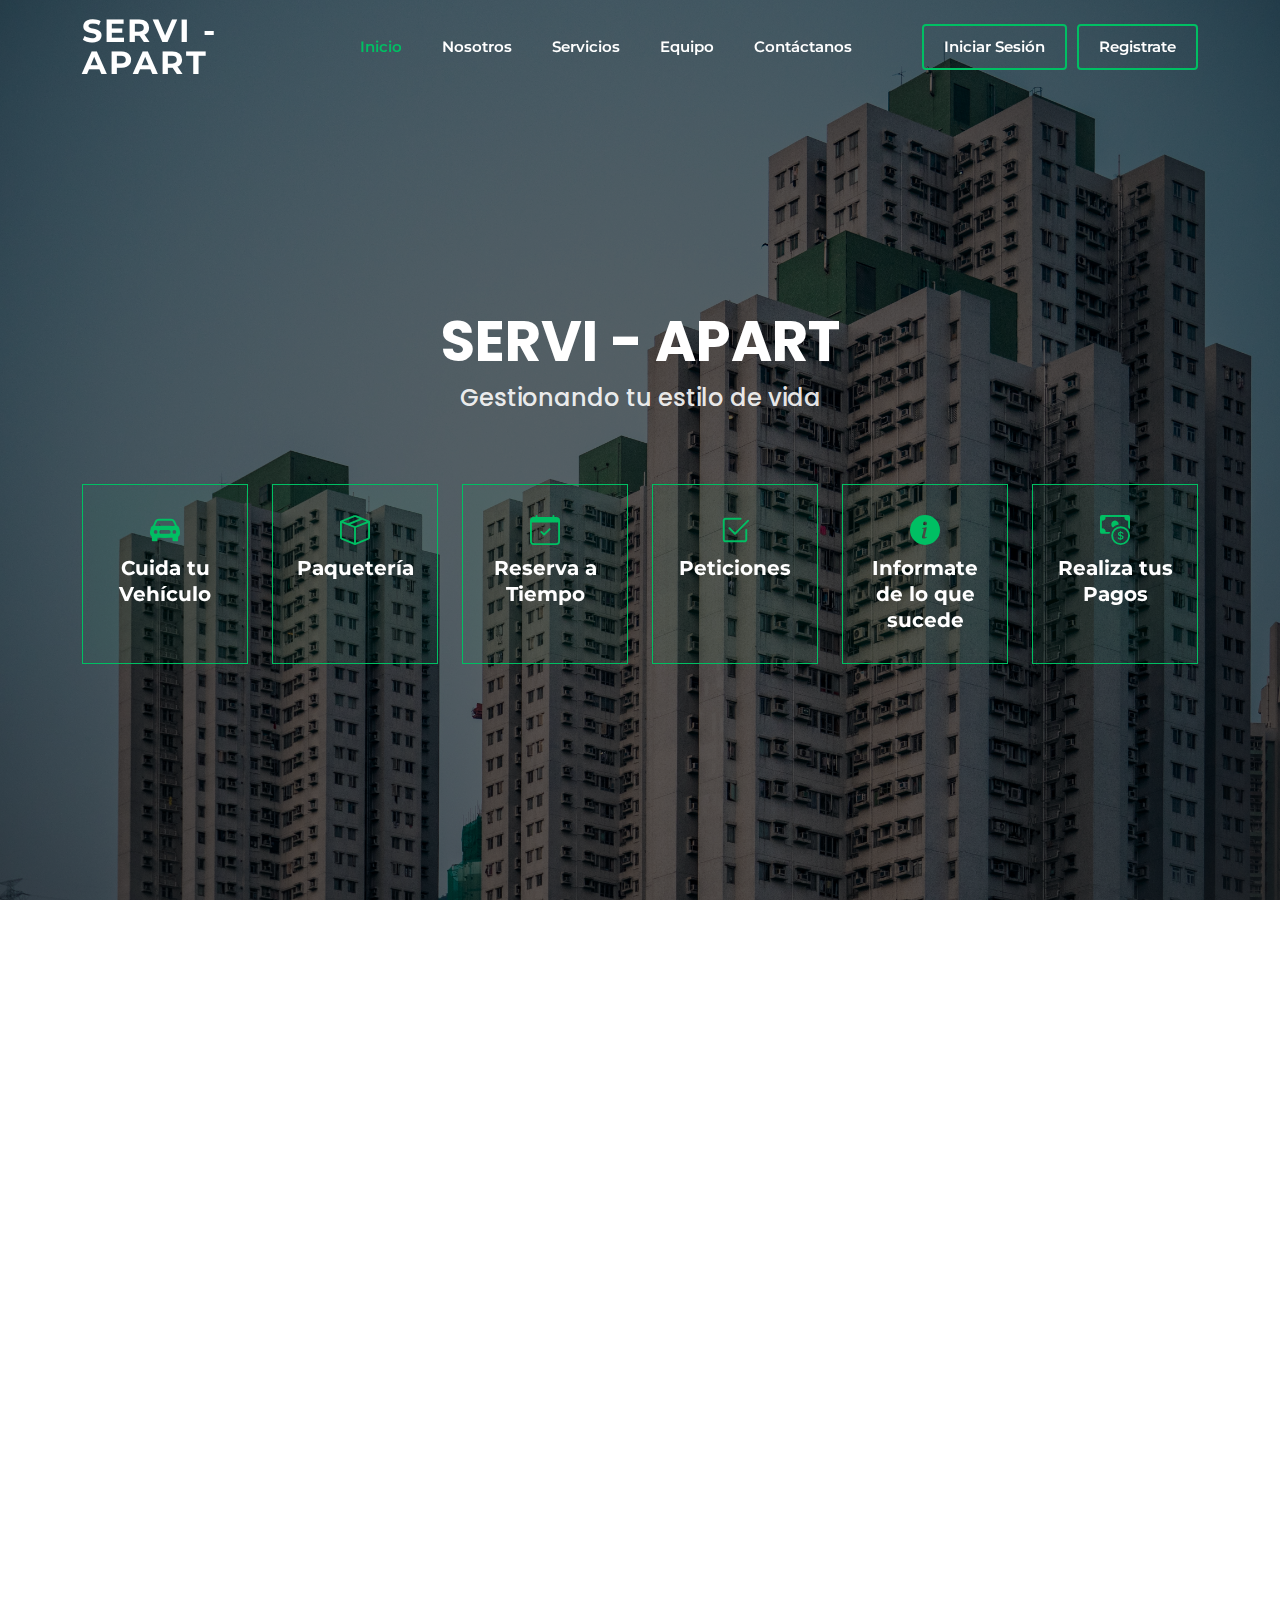
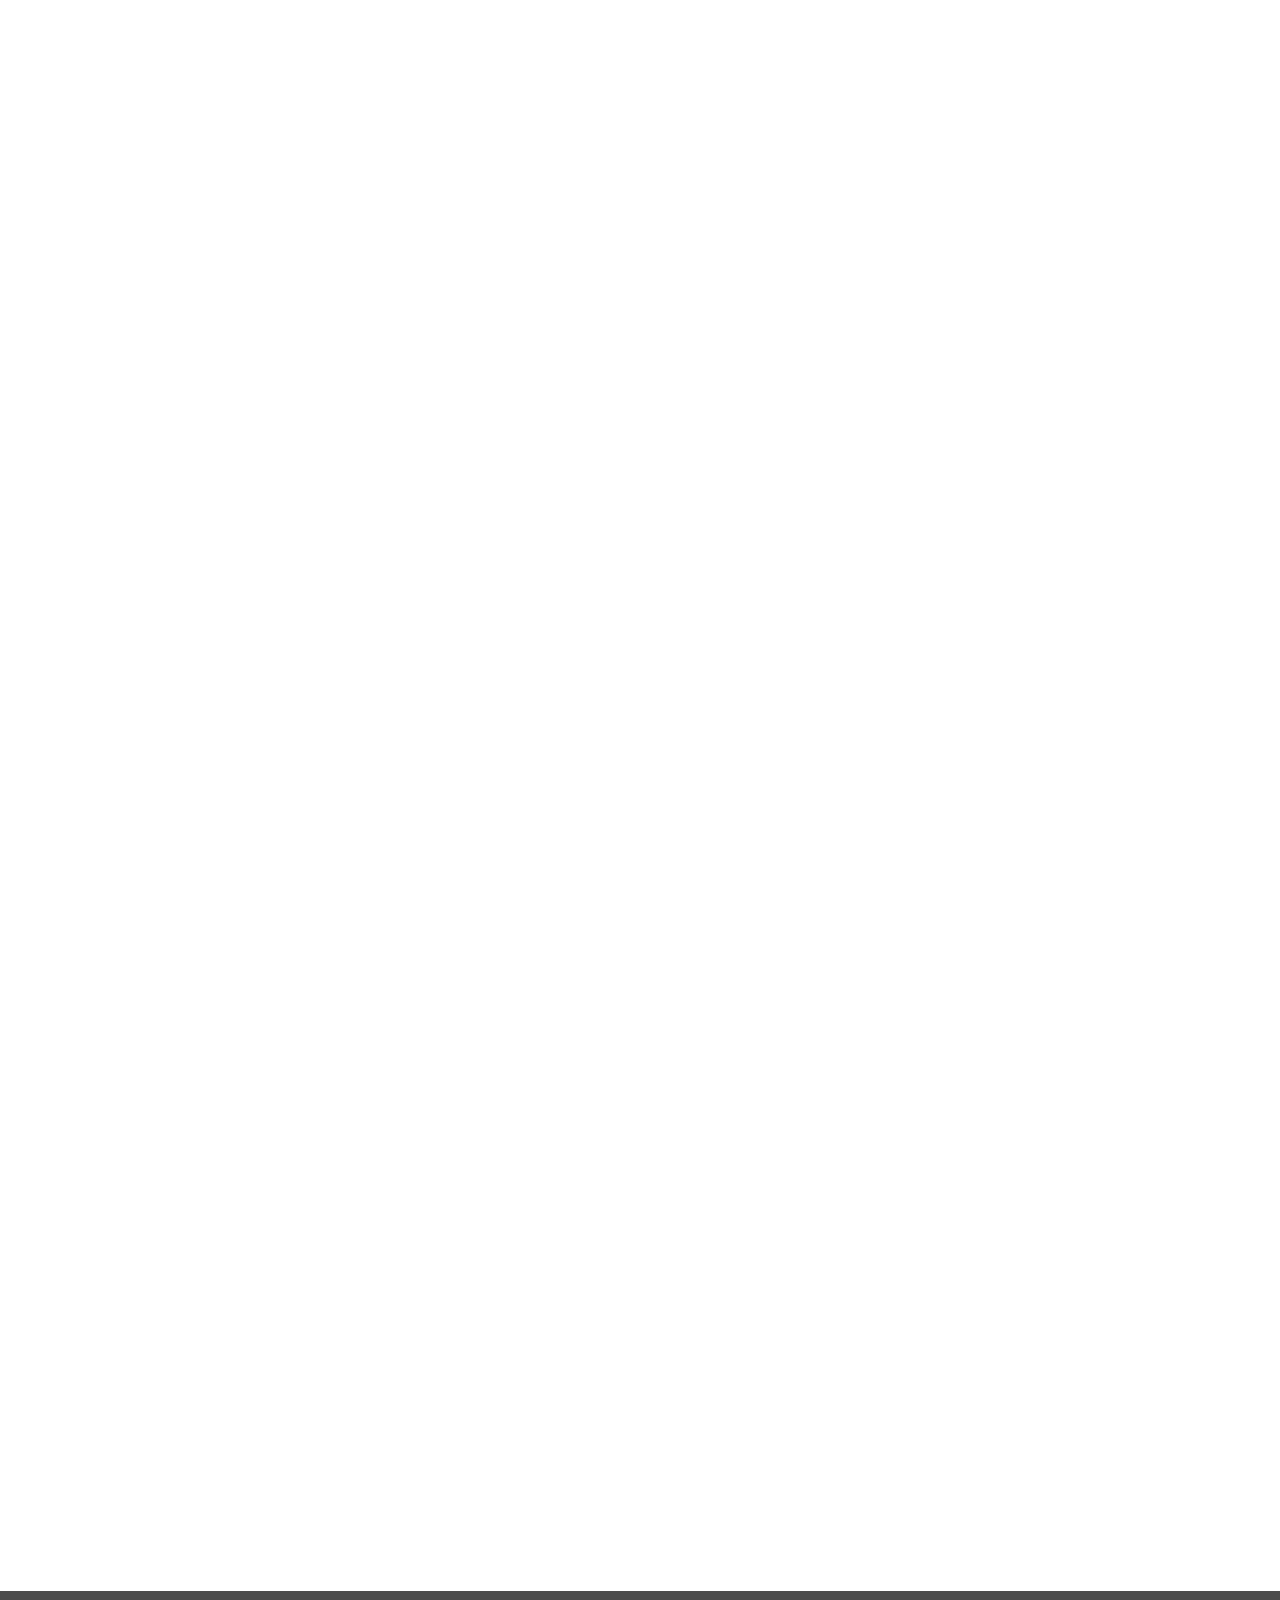
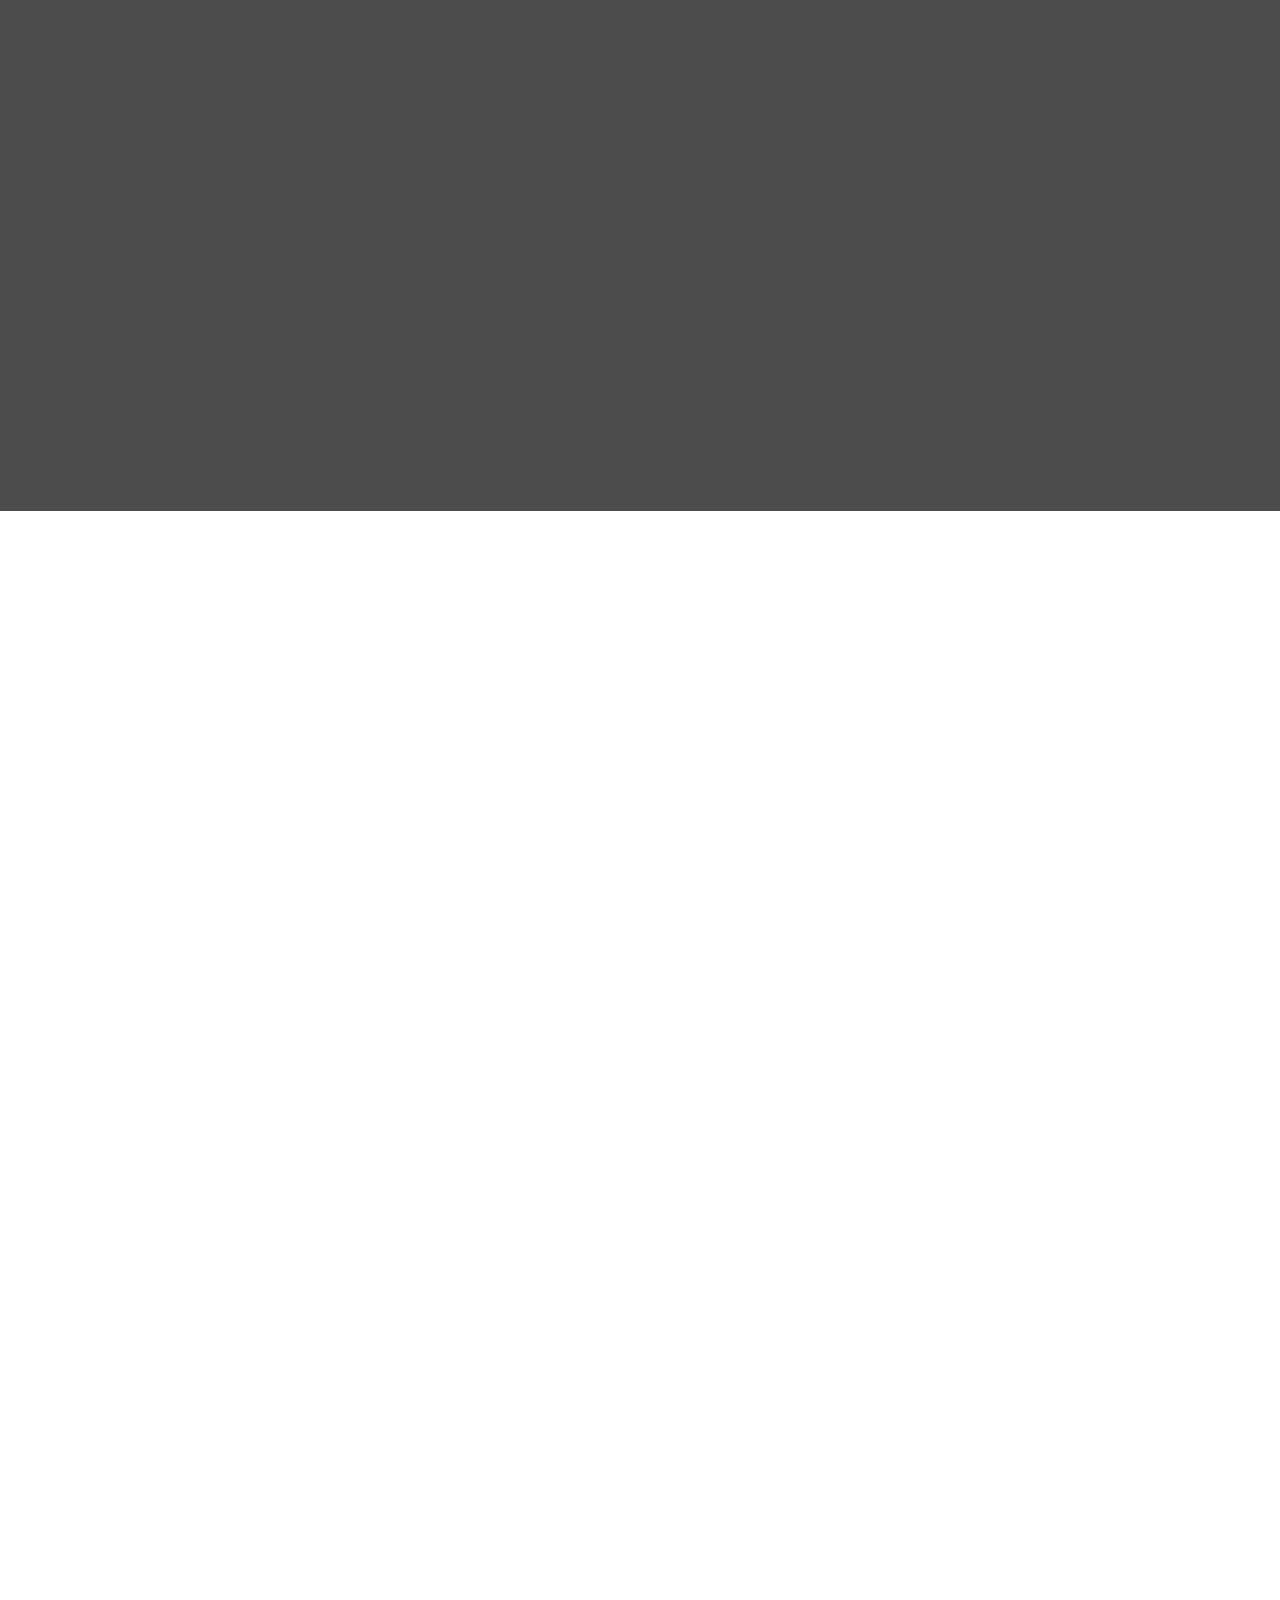
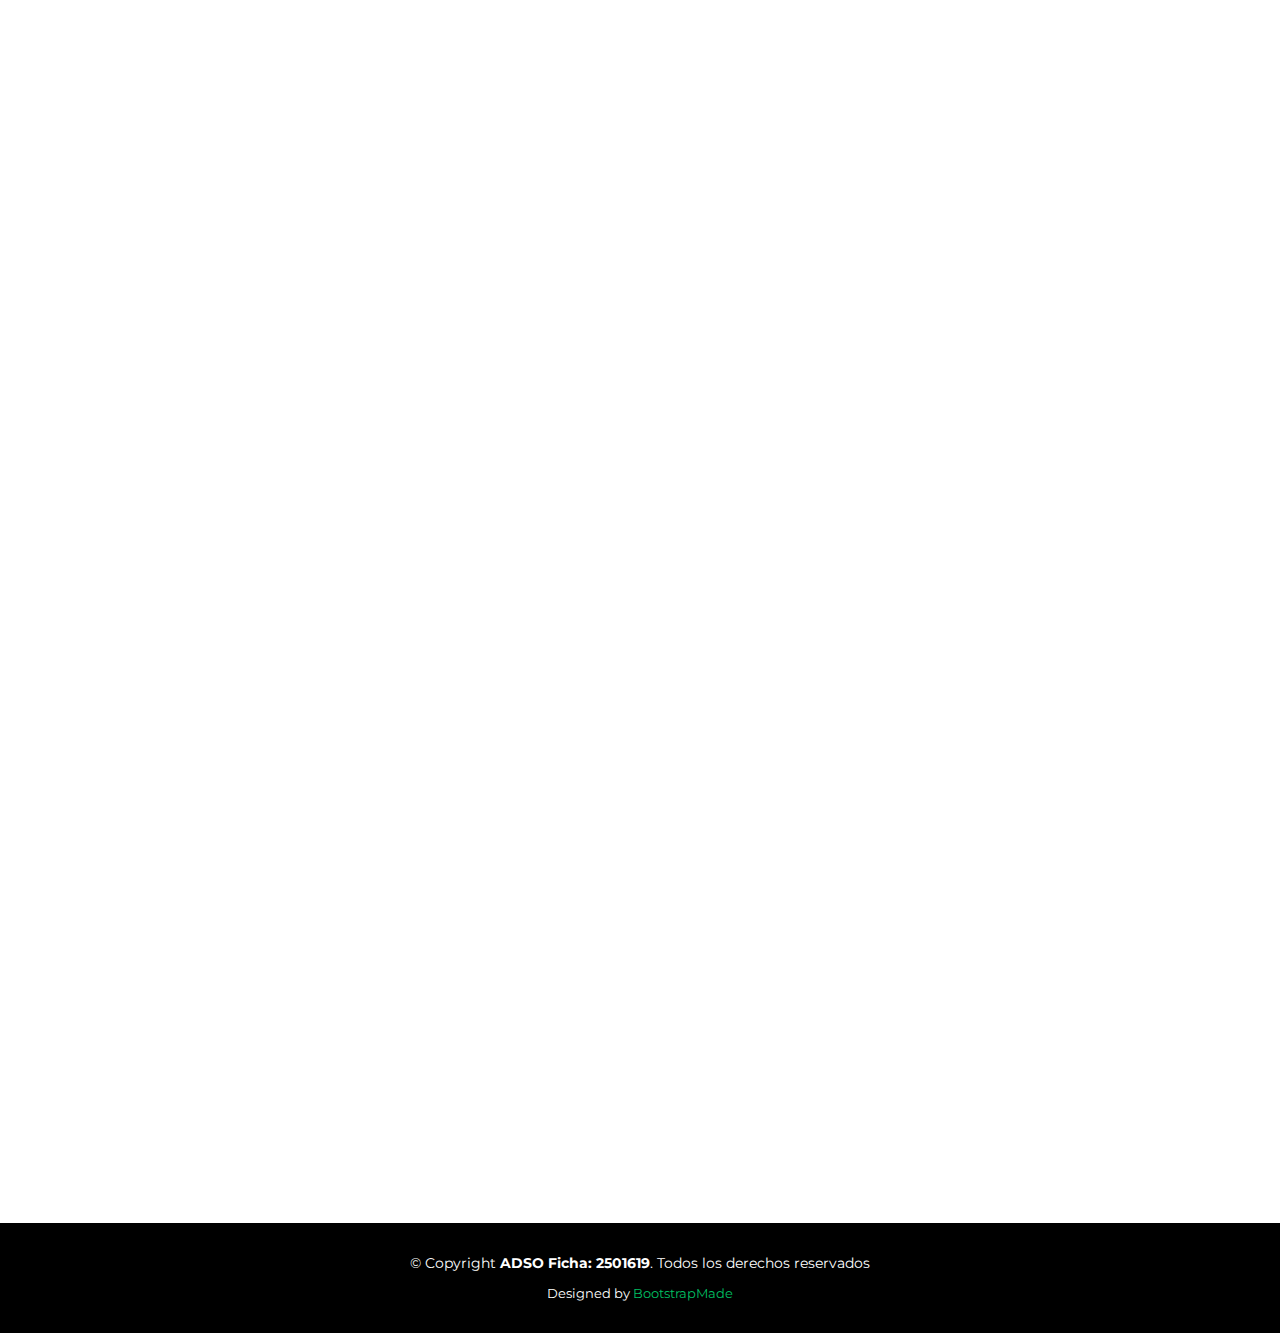
<file: index.html>
<!DOCTYPE html>
<html lang="en" style="overflow: scroll;">

<head>
  <meta charset="utf-8">
  <meta content="width=device-width, initial-scale=1.0" name="viewport">

  <title>Servi - Apart</title>
  <meta content="" name="description">
  <meta content="" name="keywords">

  <!-- Favicons -->
  <link href="Views/client-site/assets/img/imagen_2023-07-19_090447151.ico" rel="icon">

  <!-- Google Fonts -->
  <link
    href="https://fonts.googleapis.com/css?family=Open+Sans:300,300i,400,400i,600,600i,700,700i|Raleway:300,300i,400,400i,500,500i,600,600i,700,700i|Poppins:300,300i,400,400i,500,500i,600,600i,700,700i"
    rel="stylesheet">

  <!-- Vendor CSS Files -->
  <link href="Views/client-site/assets/vendor/aos/aos.css" rel="stylesheet">
  <link href="Views/client-site/assets/vendor/bootstrap/css/bootstrap.min.css" rel="stylesheet">
  <link href="Views/client-site/assets/vendor/bootstrap-icons/bootstrap-icons.css" rel="stylesheet">
  <link href="Views/client-site/assets/vendor/boxicons/css/boxicons.min.css" rel="stylesheet">
  <link href="Views/client-site/assets/vendor/glightbox/css/glightbox.min.css" rel="stylesheet">
  <link href="Views/client-site/assets/vendor/remixicon/remixicon.css" rel="stylesheet">
  <link href="Views/client-site/assets/vendor/swiper/swiper-bundle.min.css" rel="stylesheet">

  <!-- Template Main CSS File -->
  <link href="Views/client-site/assets/css/style.css" rel="stylesheet">

  <!-- =======================================================
  * Template Name: Gp
  * Updated: May 30 2023 with Bootstrap v5.3.0
  * Template URL: https://bootstrapmade.com/gp-free-multipurpose-html-bootstrap-template/
  * Author: BootstrapMade.com
  * License: https://bootstrapmade.com/license/
  ======================================================== -->
</head>

<body>

  <!-- ======= Header ======= -->
  <header id="header" class="fixed-top ">
    <div class="container d-flex align-items-center justify-content-lg-between">

      <h1 class="logo me-auto me-lg-0"><a href="#">Servi - Apart</a></h1>
      <!-- Uncomment below if you prefer to use an image logo -->
      <!-- <a href="index.html" class="logo me-auto me-lg-0"><img src="assets/img/logo.png" alt="" class="img-fluid"></a>-->

      <nav id="navbar" class="navbar order-last order-lg-0">
        <ul>
          <li><a class="nav-link scrollto active" href="#hero">Inicio</a></li>
          <li><a class="nav-link scrollto" href="#about">Nosotros</a></li>
          <li><a class="nav-link scrollto" href="#services">Servicios</a></li>
          <li><a class="nav-link scrollto" href="#team">Equipo</a></li>
          <li><a class="nav-link scrollto" href="#contact">Contáctanos</a></li>
          <li><a href="Views/client-site/page-login.html" class="nav-link get-started-btn scrollto login">Iniciar Sesión</a></li>
          <li><a href="Views/client-site/register-view.html" class="nav-link get-started-btn scrollto registro">Registrate</a></li>
        </ul>
        <i class="bi bi-list mobile-nav-toggle"></i>
      </nav><!-- .navbar -->

      <!-- <div class="botones">
        <a href="#" class="nav-link get-started-btn scrollto">Iniciar Sesión</a>
        <a href="#" class="nav-link get-started-btn scrollto">Registrate</a>
      </div> -->

  </header><!-- End Header -->

  <!-- ======= Hero Section ======= -->
  <section id="hero" class="d-flex align-items-center justify-content-center">
    <div class="container" data-aos="fade-up">

      <div class="row justify-content-center" data-aos="fade-up" data-aos-delay="150">
        <div class="col-xl-6 col-lg-8">
          <h1>SERVI - APART </h1>
          <h2>Gestionando tu estilo de vida</h2>
        </div>
      </div>


      <div class="row gy-4 mt-5 justify-content-center" data-aos="zoom-in" data-aos-delay="250">
        <div class="col-xl-2 col-md-4">
          <div class="icon-box">
            <svg xmlns="http://www.w3.org/2000/svg" width="30" height="30" fill="#00bf63" class="bi bi-car-front-fill iconos_hero"
              viewBox="0 0 16 16">
              <path
                d="M2.52 3.515A2.5 2.5 0 0 1 4.82 2h6.362c1 0 1.904.596 2.298 1.515l.792 1.848c.075.175.21.319.38.404.5.25.855.715.965 1.262l.335 1.679c.033.161.049.325.049.49v.413c0 .814-.39 1.543-1 1.997V13.5a.5.5 0 0 1-.5.5h-2a.5.5 0 0 1-.5-.5v-1.338c-1.292.048-2.745.088-4 .088s-2.708-.04-4-.088V13.5a.5.5 0 0 1-.5.5h-2a.5.5 0 0 1-.5-.5v-1.892c-.61-.454-1-1.183-1-1.997v-.413a2.5 2.5 0 0 1 .049-.49l.335-1.68c.11-.546.465-1.012.964-1.261a.807.807 0 0 0 .381-.404l.792-1.848ZM3 10a1 1 0 1 0 0-2 1 1 0 0 0 0 2Zm10 0a1 1 0 1 0 0-2 1 1 0 0 0 0 2ZM6 8a1 1 0 0 0 0 2h4a1 1 0 1 0 0-2H6ZM2.906 5.189a.51.51 0 0 0 .497.731c.91-.073 3.35-.17 4.597-.17 1.247 0 3.688.097 4.597.17a.51.51 0 0 0 .497-.731l-.956-1.913A.5.5 0 0 0 11.691 3H4.309a.5.5 0 0 0-.447.276L2.906 5.19Z" />
            </svg>
            <h3><a href="#services">Cuida tu Vehículo</a></h3>
          </div>
        </div>

        <div class="col-xl-2 col-md-4">
          <div class="icon-box">
            <svg xmlns="http://www.w3.org/2000/svg" width="30" height="30" fill="#00bf63" class="bi bi-box-seam iconos_hero"
              viewBox="0 0 16 16">
              <path
                d="M8.186 1.113a.5.5 0 0 0-.372 0L1.846 3.5l2.404.961L10.404 2l-2.218-.887zm3.564 1.426L5.596 5 8 5.961 14.154 3.5l-2.404-.961zm3.25 1.7-6.5 2.6v7.922l6.5-2.6V4.24zM7.5 14.762V6.838L1 4.239v7.923l6.5 2.6zM7.443.184a1.5 1.5 0 0 1 1.114 0l7.129 2.852A.5.5 0 0 1 16 3.5v8.662a1 1 0 0 1-.629.928l-7.185 2.874a.5.5 0 0 1-.372 0L.63 13.09a1 1 0 0 1-.63-.928V3.5a.5.5 0 0 1 .314-.464L7.443.184z" />
            </svg>
            <h3><a href="#services">Paquetería</a></h3>
          </div>
        </div>

        <div class="col-xl-2 col-md-4">
          <div class="icon-box">
            <svg xmlns="http://www.w3.org/2000/svg" width="30" height="30" fill="#00bf63" class="bi bi-calendar-check iconos_hero"
              viewBox="0 0 16 16">
              <path
                d="M10.854 7.146a.5.5 0 0 1 0 .708l-3 3a.5.5 0 0 1-.708 0l-1.5-1.5a.5.5 0 1 1 .708-.708L7.5 9.793l2.646-2.647a.5.5 0 0 1 .708 0z" />
              <path
                d="M3.5 0a.5.5 0 0 1 .5.5V1h8V.5a.5.5 0 0 1 1 0V1h1a2 2 0 0 1 2 2v11a2 2 0 0 1-2 2H2a2 2 0 0 1-2-2V3a2 2 0 0 1 2-2h1V.5a.5.5 0 0 1 .5-.5zM1 4v10a1 1 0 0 0 1 1h12a1 1 0 0 0 1-1V4H1z" />
            </svg>
            <h3><a href="#services">Reserva a Tiempo</a></h3>
          </div>
        </div>

        <div class="col-xl-2 col-md-4">
          <div class="icon-box">
            <svg xmlns="http://www.w3.org/2000/svg" width="30" height="30" fill="#00bf63" class="bi bi-check2-square iconos_hero"
              viewBox="0 0 16 16">
              <path
                d="M3 14.5A1.5 1.5 0 0 1 1.5 13V3A1.5 1.5 0 0 1 3 1.5h8a.5.5 0 0 1 0 1H3a.5.5 0 0 0-.5.5v10a.5.5 0 0 0 .5.5h10a.5.5 0 0 0 .5-.5V8a.5.5 0 0 1 1 0v5a1.5 1.5 0 0 1-1.5 1.5H3z" />
              <path
                d="m8.354 10.354 7-7a.5.5 0 0 0-.708-.708L8 9.293 5.354 6.646a.5.5 0 1 0-.708.708l3 3a.5.5 0 0 0 .708 0z" />
            </svg>
            <h3><a href="#services">Peticiones</a></h3>
          </div>
        </div>

        <div class="col-xl-2 col-md-4">
          <div class="icon-box">
            <svg xmlns="http://www.w3.org/2000/svg" width="30" height="30" fill="#00bf63" class="bi bi-info-circle-fill iconos_hero"
              viewBox="0 0 16 16">
              <path
                d="M8 16A8 8 0 1 0 8 0a8 8 0 0 0 0 16zm.93-9.412-1 4.705c-.07.34.029.533.304.533.194 0 .487-.07.686-.246l-.088.416c-.287.346-.92.598-1.465.598-.703 0-1.002-.422-.808-1.319l.738-3.468c.064-.293.006-.399-.287-.47l-.451-.081.082-.381 2.29-.287zM8 5.5a1 1 0 1 1 0-2 1 1 0 0 1 0 2z" />
            </svg>
            <h3><a href="#services">Informate de lo que sucede</a></h3>
          </div>
        </div>



        <div class="col-xl-2 col-md-4">
          <div class="icon-box">
            <svg xmlns="http://www.w3.org/2000/svg" width="30" height="30" fill="#00bf63" class="bi bi-cash-coin iconos_hero"
              viewBox="0 0 16 16">
              <path fill-rule="evenodd" d="M11 15a4 4 0 1 0 0-8 4 4 0 0 0 0 8zm5-4a5 5 0 1 1-10 0 5 5 0 0 1 10 0z" />
              <path
                d="M9.438 11.944c.047.596.518 1.06 1.363 1.116v.44h.375v-.443c.875-.061 1.386-.529 1.386-1.207 0-.618-.39-.936-1.09-1.1l-.296-.07v-1.2c.376.043.614.248.671.532h.658c-.047-.575-.54-1.024-1.329-1.073V8.5h-.375v.45c-.747.073-1.255.522-1.255 1.158 0 .562.378.92 1.007 1.066l.248.061v1.272c-.384-.058-.639-.27-.696-.563h-.668zm1.36-1.354c-.369-.085-.569-.26-.569-.522 0-.294.216-.514.572-.578v1.1h-.003zm.432.746c.449.104.655.272.655.569 0 .339-.257.571-.709.614v-1.195l.054.012z" />
              <path
                d="M1 0a1 1 0 0 0-1 1v8a1 1 0 0 0 1 1h4.083c.058-.344.145-.678.258-1H3a2 2 0 0 0-2-2V3a2 2 0 0 0 2-2h10a2 2 0 0 0 2 2v3.528c.38.34.717.728 1 1.154V1a1 1 0 0 0-1-1H1z" />
              <path d="M9.998 5.083 10 5a2 2 0 1 0-3.132 1.65 5.982 5.982 0 0 1 3.13-1.567z" />
            </svg>
            <h3><a href="#services">Realiza tus Pagos</a></h3>
          </div>
        </div>



      </div>

    </div>
  </section><!-- End Hero -->

  <main id="main">

    <!-- ======= About Section ======= -->
    <section id="about" class="about">
      <div class="container" data-aos="fade-up">

        <div class="row">
          <div class="col-lg-6 order-1 order-lg-2" data-aos="fade-left" data-aos-delay="100">
            <img src="Views/client-site/assets/img/URBANIZACIO-CERRADA-1.jpg" class="img-fluid" alt="">
          </div>
          <div class="col-lg-6 pt-4 pt-lg-0 order-2 order-lg-1 content" data-aos="fade-right" data-aos-delay="100">
            <h3>Somos servi-apart, te ayudaremos al mejoramiento de tu calidad de vida</h3>
            <p class="fst-italic">
              Estamos enfocados en el area de las propiedades horizontales, nuestro proposito es mejorar las zonas
              comunes dentro de las conjuntos recidenciales en diferentes areas como: <br>
            </p>
            <ul>
              <li><i class="ri-check-double-line"></i> <strong>Salon Comunal:</strong> a la hora de hacer reservas sea
                mas eficiente y ordenado </li>
              <li><i class="ri-check-double-line"></i> <strong>Novedad Vehiculo:</strong> en este apartado el personal
                de seguridad se encargara de realizar una revision para reportar daños o novedades de los vehiculos de
                nuestros residentes</li>
              <li><i class="ri-check-double-line"></i> <strong>Publicaciones:</strong> en este espacio el administrador
                pondra en un muro noticias relevantes que pasen en la propiedad horizontal.</li>
              <li><i class="ri-check-double-line"></i> <strong>Paqueteria:</strong> El conjunto residencial se
                enorgullece de contar con un eficiente y seguro servicio de paquetería.</li>
              <li><i class="ri-check-double-line"></i> <strong>Pagos:</strong> Esta area está diseñada para brindar
                comodidad y facilidad con métodos de pago electrónicos a los residentes. </li>

            </ul>

          </div>
        </div>

      </div>
    </section><!-- End About Section -->

    <!-- ======= Clients Section ======= -->
    <section id="clients" class="clients">
      <div class="container" data-aos="zoom-in">

        <div class="clients-slider swiper">
          <div class="swiper-wrapper align-items-center">
            <div class="swiper-slide"><img src="Views/client-site/assets/img/clients/client-1.png" class="img-fluid" alt=""></div>
            <div class="swiper-slide"><img src="Views/client-site/assets/img/clients/client-2.png" class="img-fluid" alt=""></div>
            <div class="swiper-slide"><img src="Views/client-site/assets/img/clients/client-3.png" class="img-fluid" alt=""></div>
            <div class="swiper-slide"><img src="Views/client-site/assets/img/clients/client-4.png" class="img-fluid" alt=""></div>
            <div class="swiper-slide"><img src="Views/client-site/assets/img/clients/client-5.png" class="img-fluid" alt=""></div>
            <div class="swiper-slide"><img src="Views/client-site/assets/img/clients/client-6.png" class="img-fluid" alt=""></div>
            <div class="swiper-slide"><img src="Views/client-site/assets/img/clients/client-7.png" class="img-fluid" alt=""></div>
            <div class="swiper-slide"><img src="Views/client-site/assets/img/clients/client-8.png" class="img-fluid" alt=""></div>
          </div>
          <div class="swiper-pagination"></div>
        </div>

      </div>
    </section><!-- End Clients Section -->

    <!-- ======= Features Section ======= -->
    <section id="features" class="features">
      <div class="container" data-aos="fade-up">

        <div class="row">
          <div class="image col-lg-6" style='background-image: url("Views/client-site/assets/img/pexels-mike-bird-144632.jpg");'
            data-aos="fade-right">
          </div>
          <div class="col-lg-6" data-aos="fade-left" data-aos-delay="100">

            <div class="icon-box mt-5" data-aos="zoom-in" data-aos-delay="150">
              <i class="bx bx-cube-alt"></i>
              <h4>Misión</h4>
              <p> Prestar a todos nuestros clientes un servicio integral y de calidad siendo confiable para nuestros
                usuarios, cumpliendo nuestra labor con calidad humana, servicio personalizado, respuesta eficiente a las
                copropiedades, transparencia, disponibilidad para satisfacer sus necesidades y expectativas.</p>
            </div>
            <div class="icon-box mt-5" data-aos="zoom-in" data-aos-delay="150">
              <i class="bi bi-eye-fill"></i>
              <h4>Visión</h4>
              <p>Servi - Apart se proyecta a ser una copropiedad reconocida en el sector inmobiliario por su
                armonía, cuidado con el medio ambiente y una interacción con nuestros habitantes guiada por valores y
                principios orientados en una justicia para todos, guiándonos también por políticas que fomenten un
                entorno social amigable, responsable, igualitario y respeto.</p>
            </div>

          </div>
        </div>

      </div>
    </section><!-- End Features Section -->

    <!-- ======= Services Section ======= -->
    <section id="services" class="services">
      <div class="container" data-aos="fade-up">

        <div class="section-title">
          <h2>Modulos</h2>
          <p>Servicios</p>
        </div>

        <div class="row">
          <div class="col-lg-4 col-md-6 d-flex align-items-stretch" data-aos="zoom-in" data-aos-delay="100">
            <div class="icon-box">
              <div class="icon"><img src="Views/client-site/assets/img/icons8-edificio-64.png" alt="" width="50" height="50"></i></div>
              <h4><a href="">Salón Comunal</a></h4>
              <p>Descubre la magia de la convivencia reservando nuestro acogedor salón comunal para tus eventos
                especiales.</p>
            </div>
          </div>

          <div class="col-lg-4 col-md-6 d-flex align-items-stretch" data-aos="zoom-in"
            data-aos-delay="100">
            <div class="icon-box">
              <div class="icon"><img src="Views/client-site/assets/img/icons8-carros-50.png" alt="" width="50" height="50" ></div>
              <h4><a href="">Novedad Vehículo</a></h4>
              <p>Conoce todo lo que sucede con tu vehiculo. Lorem ipsum dolor sit amet consectetur, adipisicing elit.
                Sed, exercitationem. </p>
            </div>
          </div>

          <div class="col-lg-4 col-md-6 d-flex align-items-stretch" data-aos="zoom-in"
            data-aos-delay="100">
            <div class="icon-box">
              <div class="icon"><img src="Views/client-site/assets/img/icons8-newspaper-50.png" alt="" width="50" height="50"></i></div>
              <h4><a href="">Publicaciones</a></h4>
              <p>Informate de todo los acontecimientos que ocurran en el conjunto.</p>
            </div>
          </div>


          <div class="col-lg-4 col-md-6 d-flex align-items-stretch" data-aos="zoom-in"
            data-aos-delay="100">
            <div class="icon-box">
              <div class="icon"><img src="Views/client-site/assets/img/dropbox-logo.png" alt="" width="50" height="50"></i></div>
              <h4><a href="">Paquetería</a></h4>
              <p>Confía en nuestro servicio de paquetería exclusivo para el conjunto residencial, brindando seguridad y
                comodidad en cada entrega.</p>
            </div>
          </div>


          <div class="col-lg-4 col-md-6 d-flex align-items-stretch" data-aos="zoom-in"
            data-aos-delay="100">
            <div class="icon-box">
              <div class="icon"><img src="Views/client-site/assets/img/money.png" alt="" width="50" height="50"></i></div>
              <h4><a href="">Pagos</a></h4>
              <p>Simplifica la gestión de pagos en tu conjunto residencial con nuestra cómoda y segura plataforma,
                ahorrando tiempo y esfuerzo a todos los residentes.</p>
            </div>
          </div>

          <div class="col-lg-4 col-md-6 d-flex align-items-stretch" data-aos="zoom-in"
            data-aos-delay="100">
            <div class="icon-box">
              <div class="icon"><img src="Views/client-site/assets/img/customer-service.png" alt="" width="50" height="50"></i></div>
              <h4><a href="">Peticiones</a></h4>
              <p>Optimiza la gestión de solicitudes en tu conjunto residencial de forma fácil y eficiente.</p>
            </div>
          </div>


        </div>

      </div>
    </section><!-- End Services Section -->

    <!-- ======= Cta Section ======= -->
    <!-- End Cta Section -->

    <!-- ======= Portfolio Section ======= -->
    <!-- End Portfolio Section -->

    <!-- ======= Counts Section ======= -->
    <!-- End Counts Section -->

    <!-- ======= Testimonials Section ======= -->
    <section id="testimonials" class="testimonials">
      <div class="container" data-aos="zoom-in">

        <div class="testimonials-slider swiper" data-aos="fade-up" data-aos-delay="100">
          <div class="swiper-wrapper">

            <div class="swiper-slide">
              <div class="testimonial-item">
                <img src="Views/client-site/assets/img/Carlos.jpeg" class="testimonial-img" alt="">
                <h3>Carlos Lasso</h3>
                <h4>Ceo &amp; Founder / Web Dev</h4>
                <p>
                  <i class="bx bxs-quote-alt-left quote-icon-left"></i>
                  La tecnología es una herramienta poderosa, pero son las mentes creativas detrás de ella las que la
                  hacen revolucionaria.
                  <i class="bx bxs-quote-alt-right quote-icon-right"></i>
                </p>
              </div>
            </div><!-- End testimonial item -->

            <div class="swiper-slide">
              <div class="testimonial-item">
                <img src="Views/client-site/assets/img/Franklin.jpeg" class="testimonial-img" alt="">
                <h3>Franklin Cortés</h3>
                <h4>Designer / Web Dev</h4>
                <p>
                  <i class="bx bxs-quote-alt-left quote-icon-left"></i>
                  Trabajo con el objetivo de crear experiencias digitales para que mis usuarios gestionen su entorno en
                  el hogar y mejorar su calidad de vida.
                  <i class="bx bxs-quote-alt-right quote-icon-right"></i>
                </p>
              </div>
            </div><!-- End testimonial item -->

            <div class="swiper-slide">
              <div class="testimonial-item">
                <img src="Views/client-site/assets/img/Darwin.jpeg" class="testimonial-img" alt="">
                <h3>Darwin Gonzalez</h3>
                <h4>Web Dev</h4>
                <p>
                  <i class="bx bxs-quote-alt-left quote-icon-left"></i>
                  No todo lo que brilla es oro.
                  <i class="bx bxs-quote-alt-right quote-icon-right"></i>
                </p>
              </div>
            </div><!-- End testimonial item -->

            <div class="swiper-slide">
              <div class="testimonial-item">
                <img src="Views/client-site/assets/img/Johan.jpeg" class="testimonial-img" alt="">
                <h3>Johan Castañeda</h3>
                <h4>Web Dev</h4>
                <p>
                  <i class="bx bxs-quote-alt-left quote-icon-left"></i>
                  El secreto para salir adelante es comenzar.
                  <i class="bx bxs-quote-alt-right quote-icon-right"></i>
                </p>
              </div>
            </div><!-- End testimonial item -->

            <div class="swiper-slide">
              <div class="testimonial-item">
                <img src="Views/client-site/assets/img/David.jpg" class="testimonial-img" alt="">
                <h3>David Mendez</h3>
                <h4>Web Dev</h4>
                <p>
                  <i class="bx bxs-quote-alt-left quote-icon-left"></i>
                  El único modo de hacer un gran trabajo es amar lo que haces..
                  <i class="bx bxs-quote-alt-right quote-icon-right"></i>
                </p>
              </div>
            </div>
            
            <div class="swiper-slide">
              <div class="testimonial-item">
                <img src="Views/client-site/assets/img/pini.jpg" class="testimonial-img" alt="">
                <h3>Camilo Pinilla</h3>
                <h4>Backend dev</h4>
                <p>
                  <i class="bx bxs-quote-alt-left quote-icon-left"></i>
                  Recuerda que no puedes fallar en ser tú mismo.
                  <i class="bx bxs-quote-alt-right quote-icon-right"></i>
                </p>
              </div>
            </div><!-- End testimonial item -->
          </div>
          <div class="swiper-pagination"></div>
        </div>

      </div>
    </section><!-- End Testimonials Section -->

    <!-- ======= Team Section ======= -->
    <section id="team" class="team">
      <div class="container" data-aos="fade-up">

        <div class="section-title">
          <h2>Equipo</h2>
          <p>Nuestro Equipo</p>
        </div>

        <div class="row">

          <div class="col-lg-4 col-md-5 d-flex align-items-stretch integrantes">
            <div class="member" data-aos="fade-up" data-aos-delay="100">
              <div class="member-img">
                <img src="Views/client-site/assets/img/Carlos.jpeg" class="img-fluid" alt="">
                <div class="social">
                  <a href="https://www.facebook.com/profile.php?id=100008413087743&mibextid=ZbWKwL"><i
                      class="bi bi-facebook"></i></a>
                  <a href="https://instagram.com/carlos_lasso_?igshid=MzNlNGNkZWQ4Mg=="><i
                      class="bi bi-instagram"></i></a>
                  <a href="https://github.com/infernocastle"><i class="bi bi-github"></i></a>
                </div>
              </div>
              <div class="member-info">
                <h4>Carlos Lasso</h4>
                <span>Desarrollador Web / Diseñador</span>
              </div>
            </div>
          </div>

          <div class="col-lg-4 col-md-5 d-flex align-items-stretch integrantes">
            <div class="member" data-aos="fade-up" data-aos-delay="200">
              <div class="member-img">
                <img src="Views/client-site/assets/img/Franklin.jpeg" class="img-fluid" alt="">
                <div class="social">
                  <a href="https://api.whatsapp.com/send?phone=573204031794"><i class="bi bi-whatsapp"></i></a>
                  <a href="https://www.facebook.com/profile.php?id=100091827021240&mibextid=ZbWKwL"><i
                      class="bi bi-facebook"></i></a>
                  <a href="https://github.com/andres10cortes07"><i class="bi bi-github"></i></a>
                </div>
              </div>
              <div class="member-info">
                <h4>Franklin Cortés</h4>
                <span>Desarrollador Backend / Desarrollador Web</span>
              </div>
            </div>
          </div>

          <div class="col-lg-4 col-md-5 d-flex align-items-stretch integrantes">
            <div class="member" data-aos="fade-up" data-aos-delay="300">
              <div class="member-img">
                <img src="Views/client-site/assets/img/Darwin.jpeg" class="img-fluid" alt="">
                <div class="social">
                  <a href="https://wa.me/qr/RQTJKIRS66YFJ1"><i class="bi bi-whatsapp"></i></a>
                  <a href="https://www.facebook.com/profile.php?id=100009190772543&mibextid=ZbWKwL"><i
                      class="bi bi-facebook"></i></a>
                  <a href="https://instagram.com/darwin_24u?igshid=ZGUzMzM3NWJiOQ=="><i class="bi bi-instagram"></i></a>
                </div>
              </div>
              <div class="member-info">
                <h4>Darwin Gonzalez</h4>
                <span>Desarrollador Backend / Desarrollador Web</span>
              </div>
            </div>
          </div>

          <div class="col-lg-4 col-md-5 d-flex align-items-stretch integrantes">
            <div class="member" data-aos="fade-up" data-aos-delay="400">
              <div class="member-img">
                <img src="Views/client-site/assets/img/Johan.jpeg" class="img-fluid" alt="">
                <div class="social">
                  <a href="https://wa.me/3196419848"><i class="bi bi-whatsapp"></i></a>
                  <a href="https://www.facebook.com/johan.castaneda.75286?mibextid=ZbWKwL"><i
                      class="bi bi-facebook"></i></a>
                  <a href="https://instagram.com/johan_cas09?igshid=MzNlNGNkZWQ4Mg=="><i
                      class="bi bi-instagram"></i></a>
                </div>
              </div>
              <div class="member-info">
                <h4>Johan Castañeda</h4>
                <span>Desarrollador Web / Diseñador</span>
              </div>
            </div>
          </div>

          <div class="col-lg-4 col-md-5 d-flex align-items-stretch integrantes">
            <div class="member" data-aos="fade-up" data-aos-delay="400">
              <div class="member-img">
                <img src="Views/client-site/assets/img/David.jpg" class="img-fluid" alt="">
                <div class="social">
                  <a href="https://wa.me/qr/WMC6M5ORXNNZM1"><i class="bi bi-whatsapp"></i></a>
                  <a href="https://www.facebook.com/profile.php?id=100018685904079&mibextid=ZbWKwL"><i
                      class="bi bi-facebook"></i></a>
                  <a href="https://instagram.com/javier_david119?igshid=MzNlNGNkZWQ4Mg=="><i
                      class="bi bi-instagram"></i></a>
                </div>
              </div>
              <div class="member-info">
                <h4>David Mendez</h4>
                <span>Diseñador Web</span>
              </div>
            </div>
          </div>

          <!-- FOTO PARA PINILLA (cambiar redes)-->

          <div class="col-lg-4 col-md-5 d-flex align-items-stretch integrantes">
            <div class="member" data-aos="fade-up" data-aos-delay="400">
              <div class="member-img">
                <img src="Views/client-site/assets/img/pini.jpg" class="img-fluid" alt="">
                <div class="social">
                  <a href="https://wa.me/qr/WMC6M5ORXNNZM1"><i class="bi bi-whatsapp"></i></a>
                  <a href="https://www.facebook.com/profile.php?id=100018685904079&mibextid=ZbWKwL"><i
                      class="bi bi-facebook"></i></a>
                  <a href="https://instagram.com/javier_david119?igshid=MzNlNGNkZWQ4Mg=="><i
                      class="bi bi-instagram"></i></a>
                </div>
              </div>
              <div class="member-info">
                <h4>Camilo Pinilla</h4>
                <span>Desarrollador Backend / Desarrollador Web</span>
              </div>
            </div>
          </div>

        </div>

      </div>
    </section><!-- End Team Section -->

    <!-- ======= Contact Section ======= -->
    <section id="contact" class="contact">
      <div class="container" data-aos="fade-up">

        <div class="section-title">
          <h2>Contacto</h2>
          <p>Contáctanos</p>
        </div>

        <div>
          <!-- <iframe style="border:0; width: 100%; height: 270px;"
            src=""
            frameborder="0" allowfullscreen></iframe> -->

          <iframe
            src="https://www.google.com/maps/embed?pb=!1m18!1m12!1m3!1d3976.8750601227266!2d-74.094584824096!3d4.6163676423809585!2m3!1f0!2f0!3f0!3m2!1i1024!2i768!4f13.1!3m3!1m2!1s0x8e3f996f784e82a1%3A0xde1500803ab6185c!2sSENA%20Centro%20de%20Dise%C3%B1o%20y%20Metrolog%C3%ADa!5e0!3m2!1ses!2sco!4v1689718554360!5m2!1ses!2sco"
            width="100%" height="350px" style="border:0; margin-top: 30px;" allowfullscreen="" loading="lazy"
            referrerpolicy="no-referrer-when-downgrade"></iframe>
        </div>

        <div class="row mt-5">

          <div class="col-lg-12">
            <div class="info">
              <div class="address">
                <i class="bi bi-geo-alt"></i>
                <h4>Ubicación:</h4>
                <p>Cl. 15 # 32-41, Bogotá</p>
              </div>

              <div class="email">
                <i class="bi bi-envelope"></i>
                <h4>Correo:</h4>
                <p>serviapart.nfo@gmail.com</p>
              </div>

              <div class="phone">
                <i class="bi bi-phone"></i>
                <h4>Telefono:</h4>
                <p>3142948291</p>
              </div>

            </div>

          </div>

        </div>

      </div>
    </section><!-- End Contact Section -->

  </main><!-- End #main -->

  <!-- ======= Footer ======= -->
  <footer id="footer">
    <!-- <div class="footer-top">
      <div class="container">
        <div class="row">

          <div class="col-lg-3 col-md-6">
            <div class="footer-info">
              <h3>Gp<span>.</span></h3>
              <p>
                A108 Adam Street <br>
                NY 535022, USA<br><br>
                <strong>Phone:</strong> +1 5589 55488 55<br>
                <strong>Email:</strong> info@example.com<br>
              </p>
              <div class="social-links mt-3">
                <a href="#" class="twitter"><i class="bx bxl-twitter"></i></a>
                <a href="#" class="facebook"><i class="bx bxl-facebook"></i></a>
                <a href="#" class="instagram"><i class="bx bxl-instagram"></i></a>
                <a href="#" class="google-plus"><i class="bx bxl-skype"></i></a>
                <a href="#" class="linkedin"><i class="bx bxl-linkedin"></i></a>
              </div>
            </div>
          </div>

          <div class="col-lg-2 col-md-6 footer-links">
            <h4>Useful Links</h4>
            <ul>
              <li><i class="bx bx-chevron-right"></i> <a href="#">Home</a></li>
              <li><i class="bx bx-chevron-right"></i> <a href="#">About us</a></li>
              <li><i class="bx bx-chevron-right"></i> <a href="#">Services</a></li>
              <li><i class="bx bx-chevron-right"></i> <a href="#">Terms of service</a></li>
              <li><i class="bx bx-chevron-right"></i> <a href="#">Privacy policy</a></li>
            </ul>
          </div>

          <div class="col-lg-3 col-md-6 footer-links">
            <h4>Our Services</h4>
            <ul>
              <li><i class="bx bx-chevron-right"></i> <a href="#">Web Design</a></li>
              <li><i class="bx bx-chevron-right"></i> <a href="#">Web Development</a></li>
              <li><i class="bx bx-chevron-right"></i> <a href="#">Product Management</a></li>
              <li><i class="bx bx-chevron-right"></i> <a href="#">Marketing</a></li>
              <li><i class="bx bx-chevron-right"></i> <a href="#">Graphic Design</a></li>
            </ul>
          </div>

          <div class="col-lg-4 col-md-6 footer-newsletter">
            <h4>Our Newsletter</h4>
            <p>Tamen quem nulla quae legam multos aute sint culpa legam noster magna</p>
            <form action="" method="post">
              <input type="email" name="email"><input type="submit" value="Subscribe">
            </form>

          </div>

        </div>
      </div>
    </div> -->

    <div class="container">
      <div class="copyright">
        &copy; Copyright <strong><span>ADSO Ficha: 2501619</span></strong>. Todos los derechos reservados
      </div>
      <div class="credits">
        <!-- All the links in the footer should remain intact. -->
        <!-- You can delete the links only if you purchased the pro version. -->
        <!-- Licensing information: https://bootstrapmade.com/license/ -->
        <!-- Purchase the pro version with working PHP/AJAX contact form: https://bootstrapmade.com/gp-free-multipurpose-html-bootstrap-template/ -->
        Designed by <a href="https://bootstrapmade.com/">BootstrapMade</a>
      </div>
    </div>
  </footer><!-- End Footer -->

  <div id="preloader"></div>
  <a href="#" class="back-to-top d-flex align-items-center justify-content-center"><i
      class="bi bi-arrow-up-short"></i></a>

  <!-- Vendor JS Files -->
  <script src="Views/client-site/assets/vendor/purecounter/purecounter_vanilla.js"></script>
  <script src="Views/client-site/assets/vendor/aos/aos.js"></script>
  <script src="Views/client-site/assets/vendor/bootstrap/js/bootstrap.bundle.min.js"></script>
  <script src="Views/client-site/assets/vendor/glightbox/js/glightbox.min.js"></script>
  <script src="Views/client-site/assets/vendor/isotope-layout/isotope.pkgd.min.js"></script>
  <script src="Views/client-site/assets/vendor/swiper/swiper-bundle.min.js"></script>
  <script src="Views/client-site/assets/vendor/php-email-form/validate.js"></script>

  <!-- Template Main JS File -->
  <script src="Views/client-site/assets/js/main.js"></script>

</body>

</html>
</file>
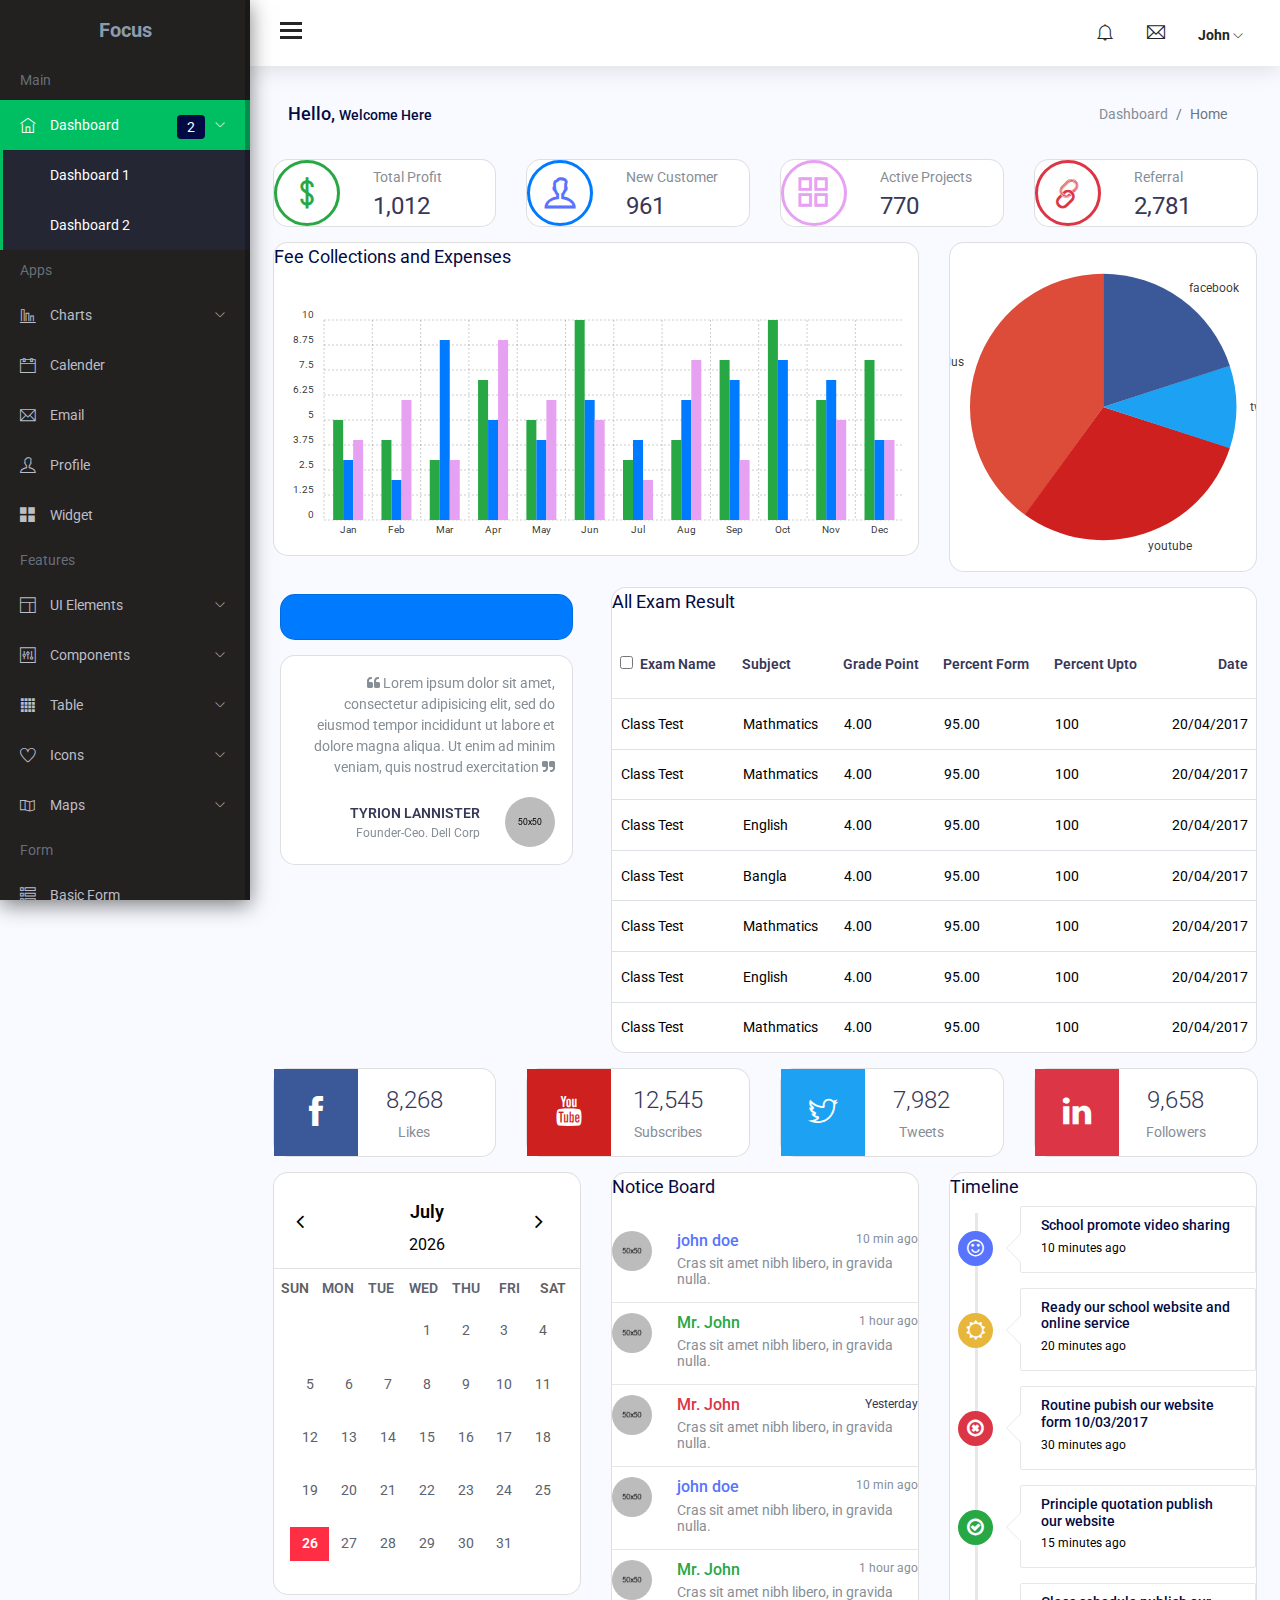
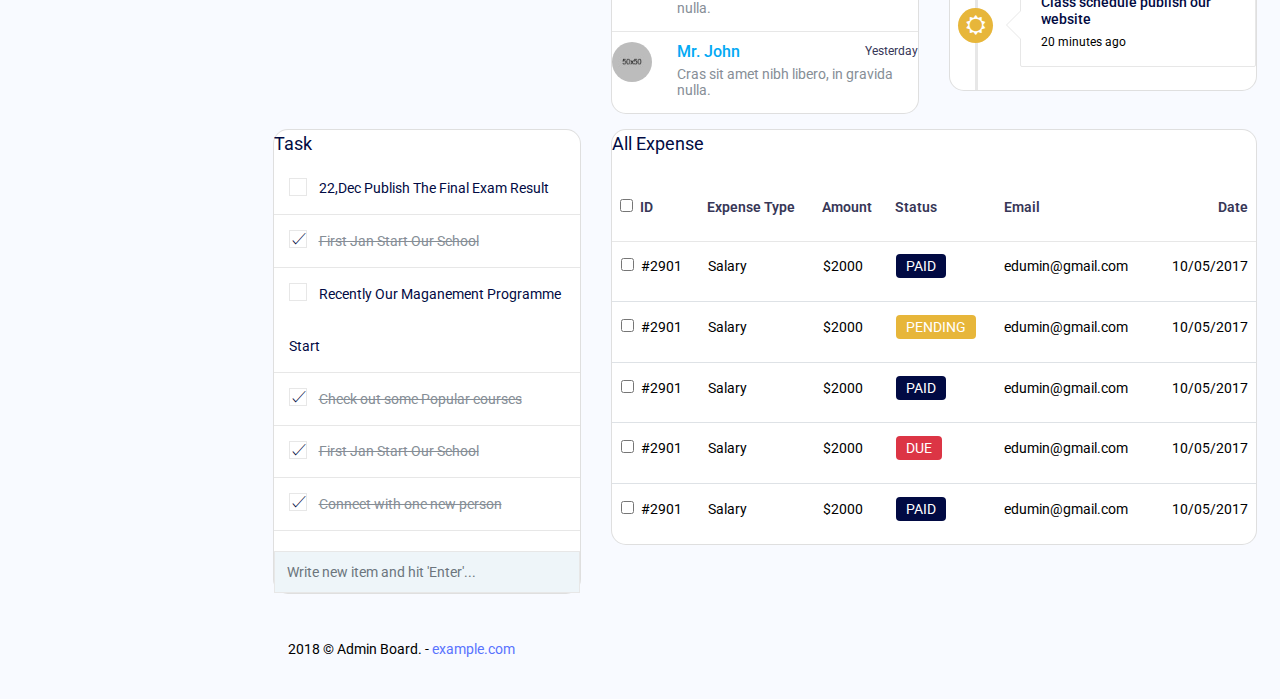
<file: Views/dashboard/index.html>
<!DOCTYPE html>
<html lang="en">

<head>
    <meta charset="utf-8">
    <meta http-equiv="X-UA-Compatible" content="IE=edge">
    <meta name="viewport" content="width=device-width, initial-scale=1">
    <title>Focus Admin: Creative Admin Dashboard</title>
    <!-- ================= Favicon ================== -->
    <!-- Standard -->
    <link rel="shortcut icon" href="http://placehold.it/64.png/000/fff">
    <!-- Retina iPad Touch Icon-->
    <link rel="apple-touch-icon" sizes="144x144" href="http://placehold.it/144.png/000/fff">
    <!-- Retina iPhone Touch Icon-->
    <link rel="apple-touch-icon" sizes="114x114" href="http://placehold.it/114.png/000/fff">
    <!-- Standard iPad Touch Icon-->
    <link rel="apple-touch-icon" sizes="72x72" href="http://placehold.it/72.png/000/fff">
    <!-- Standard iPhone Touch Icon-->
    <link rel="apple-touch-icon" sizes="57x57" href="http://placehold.it/57.png/000/fff">
    <!-- Styles -->
    <link href="css/lib/calendar2/pignose.calendar.min.css" rel="stylesheet">
    <link href="css/lib/chartist/chartist.min.css" rel="stylesheet">
    <link href="css/lib/font-awesome.min.css" rel="stylesheet">
    <link href="css/lib/themify-icons.css" rel="stylesheet">
    <link href="css/lib/owl.carousel.min.css" rel="stylesheet" />
    <link href="css/lib/owl.theme.default.min.css" rel="stylesheet" />
    <link href="css/lib/weather-icons.css" rel="stylesheet" />
    <link href="css/lib/menubar/sidebar.css" rel="stylesheet">
    <link href="css/lib/bootstrap.min.css" rel="stylesheet">
    <link href="css/lib/helper.css" rel="stylesheet">
    <link href="css/style.css" rel="stylesheet">
</head>

<body>

    <div class="sidebar sidebar-hide-to-small sidebar-shrink sidebar-gestures">
        <div class="nano">
            <div class="nano-content">
                <ul>
                    <div class="logo"><a href="index.html"><!-- <img src="images/logo.png" alt="" /> --><span>Focus</span></a></div>
                    <li class="label">Main</li>
                    <li><a class="sidebar-sub-toggle"><i class="ti-home"></i> Dashboard <span
                                class="badge badge-primary">2</span> <span
                                class="sidebar-collapse-icon ti-angle-down"></span></a>
                        <ul>
                            <li><a href="index.html">Dashboard 1</a></li>
                            <li><a href="index.html">Dashboard 2</a></li>
                        </ul>
                    </li>

                    <li class="label">Apps</li>
                    <li><a class="sidebar-sub-toggle"><i class="ti-bar-chart-alt"></i> Charts <span
                                class="sidebar-collapse-icon ti-angle-down"></span></a>
                        <ul>
                            <li><a href="chart-flot.html">Flot</a></li>
                            <li><a href="chart-morris.html">Morris</a></li>
                            <li><a href="chartjs.html">Chartjs</a></li>
                            <li><a href="chartist.html">Chartist</a></li>
                            <li><a href="chart-peity.html">Peity</a></li>
                            <li><a href="chart-sparkline.html">Sparkle</a></li>
                            <li><a href="chart-knob.html">Knob</a></li>
                        </ul>
                    </li>
                    <li><a href="app-event-calender.html"><i class="ti-calendar"></i> Calender </a></li>
                    <li><a href="app-email.html"><i class="ti-email"></i> Email</a></li>
                    <li><a href="app-profile.html"><i class="ti-user"></i> Profile</a></li>
                    <li><a href="app-widget-card.html"><i class="ti-layout-grid2-alt"></i> Widget</a></li>
                    <li class="label">Features</li>
                    <li><a class="sidebar-sub-toggle"><i class="ti-layout"></i> UI Elements <span
                                class="sidebar-collapse-icon ti-angle-down"></span></a>
                        <ul>
                            <li><a href="ui-typography.html">Typography</a></li>
                            <li><a href="ui-alerts.html">Alerts</a></li>

                            <li><a href="ui-button.html">Button</a></li>
                            <li><a href="ui-dropdown.html">Dropdown</a></li>

                            <li><a href="ui-list-group.html">List Group</a></li>

                            <li><a href="ui-progressbar.html">Progressbar</a></li>
                            <li><a href="ui-tab.html">Tab</a></li>

                        </ul>
                    </li>
                    <li><a class="sidebar-sub-toggle"><i class="ti-panel"></i> Components <span
                                class="sidebar-collapse-icon ti-angle-down"></span></a>
                        <ul>
                            <li><a href="uc-calendar.html">Calendar</a></li>
                            <li><a href="uc-carousel.html">Carousel</a></li>
                            <li><a href="uc-weather.html">Weather</a></li>
                            <li><a href="uc-datamap.html">Datamap</a></li>
                            <li><a href="uc-todo-list.html">To do</a></li>
                            <li><a href="uc-scrollable.html">Scrollable</a></li>
                            <li><a href="uc-sweetalert.html">Sweet Alert</a></li>
                            <li><a href="uc-toastr.html">Toastr</a></li>
                            <li><a href="uc-range-slider-basic.html">Basic Range Slider</a></li>
                            <li><a href="uc-range-slider-advance.html">Advance Range Slider</a></li>
                            <li><a href="uc-nestable.html">Nestable</a></li>

                            <li><a href="uc-rating-bar-rating.html">Bar Rating</a></li>
                            <li><a href="uc-rating-jRate.html">jRate</a></li>
                        </ul>
                    </li>
                    <li><a class="sidebar-sub-toggle"><i class="ti-layout-grid4-alt"></i> Table <span
                                class="sidebar-collapse-icon ti-angle-down"></span></a>
                        <ul>
                            <li><a href="table-basic.html">Basic</a></li>

                            <li><a href="table-export.html">Datatable Export</a></li>
                            <li><a href="table-row-select.html">Datatable Row Select</a></li>
                            <li><a href="table-jsgrid.html">Editable </a></li>
                        </ul>
                    </li>
                    <li><a class="sidebar-sub-toggle"><i class="ti-heart"></i> Icons <span
                                class="sidebar-collapse-icon ti-angle-down"></span></a>
                        <ul>
                            <li><a href="font-themify.html">Themify</a></li>
                        </ul>
                    </li>
                    <li><a class="sidebar-sub-toggle"><i class="ti-map"></i> Maps <span
                                class="sidebar-collapse-icon ti-angle-down"></span></a>
                        <ul>
                            <li><a href="gmaps.html">Basic</a></li>
                            <li><a href="vector-map.html">Vector Map</a></li>
                        </ul>
                    </li>
                    <li class="label">Form</li>
                    <li><a href="form-basic.html"><i class="ti-view-list-alt"></i> Basic Form </a></li>
                    <li class="label">Extra</li>
                    <li><a class="sidebar-sub-toggle"><i class="ti-files"></i> Invoice <span
                                class="sidebar-collapse-icon ti-angle-down"></span></a>
                        <ul>
                            <li><a href="invoice.html">Basic</a></li>
                            <li><a href="invoice-editable.html">Editable</a></li>
                        </ul>
                    </li>
                    <li><a class="sidebar-sub-toggle"><i class="ti-target"></i> Pages <span
                                class="sidebar-collapse-icon ti-angle-down"></span></a>
                        <ul>
                            <li><a href="page-login.html">Login</a></li>
                            <li><a href="page-register.html">Register</a></li>
                            <li><a href="page-reset-password.html">Forgot password</a></li>
                        </ul>
                    </li>
                    <li><a href="../documentation/index.html"><i class="ti-file"></i> Documentation</a></li>
                    <li><a><i class="ti-close"></i> Logout</a></li>
                </ul>
            </div>
        </div>
    </div>
    <!-- /# sidebar -->

    <div class="header">
        <div class="container-fluid">
            <div class="row">
                <div class="col-lg-12">
                    <div class="float-left">
                        <div class="hamburger sidebar-toggle">
                            <span class="line"></span>
                            <span class="line"></span>
                            <span class="line"></span>
                        </div>
                    </div>
                    <div class="float-right">
                        <div class="dropdown dib">
                            <div class="header-icon" data-toggle="dropdown">
                                <i class="ti-bell"></i>
                                <div class="drop-down dropdown-menu dropdown-menu-right">
                                    <div class="dropdown-content-heading">
                                        <span class="text-left">Recent Notifications</span>
                                    </div>
                                    <div class="dropdown-content-body">
                                        <ul>
                                            <li>
                                                <a href="#">
                                                    <img class="pull-left m-r-10 avatar-img"
                                                        src="images/avatar/3.jpg" alt="" />
                                                    <div class="notification-content">
                                                        <small class="notification-timestamp pull-right">02:34
                                                            PM</small>
                                                        <div class="notification-heading">Mr. John</div>
                                                        <div class="notification-text">5 members joined today </div>
                                                    </div>
                                                </a>
                                            </li>
                                            <li>
                                                <a href="#">
                                                    <img class="pull-left m-r-10 avatar-img"
                                                        src="images/avatar/3.jpg" alt="" />
                                                    <div class="notification-content">
                                                        <small class="notification-timestamp pull-right">02:34
                                                            PM</small>
                                                        <div class="notification-heading">Mariam</div>
                                                        <div class="notification-text">likes a photo of you</div>
                                                    </div>
                                                </a>
                                            </li>
                                            <li>
                                                <a href="#">
                                                    <img class="pull-left m-r-10 avatar-img"
                                                        src="images/avatar/3.jpg" alt="" />
                                                    <div class="notification-content">
                                                        <small class="notification-timestamp pull-right">02:34
                                                            PM</small>
                                                        <div class="notification-heading">Tasnim</div>
                                                        <div class="notification-text">Hi Teddy, Just wanted to let you
                                                            ...</div>
                                                    </div>
                                                </a>
                                            </li>
                                            <li>
                                                <a href="#">
                                                    <img class="pull-left m-r-10 avatar-img"
                                                        src="images/avatar/3.jpg" alt="" />
                                                    <div class="notification-content">
                                                        <small class="notification-timestamp pull-right">02:34
                                                            PM</small>
                                                        <div class="notification-heading">Mr. John</div>
                                                        <div class="notification-text">Hi Teddy, Just wanted to let you
                                                            ...</div>
                                                    </div>
                                                </a>
                                            </li>
                                            <li class="text-center">
                                                <a href="#" class="more-link">See All</a>
                                            </li>
                                        </ul>
                                    </div>
                                </div>
                            </div>
                        </div>
                        <div class="dropdown dib">
                            <div class="header-icon" data-toggle="dropdown">
                                <i class="ti-email"></i>
                                <div class="drop-down dropdown-menu dropdown-menu-right">
                                    <div class="dropdown-content-heading">
                                        <span class="text-left">2 New Messages</span>
                                        <a href="email.html">
                                            <i class="ti-pencil-alt pull-right"></i>
                                        </a>
                                    </div>
                                    <div class="dropdown-content-body">
                                        <ul>
                                            <li class="notification-unread">
                                                <a href="#">
                                                    <img class="pull-left m-r-10 avatar-img"
                                                        src="images/avatar/1.jpg" alt="" />
                                                    <div class="notification-content">
                                                        <small class="notification-timestamp pull-right">02:34
                                                            PM</small>
                                                        <div class="notification-heading">Michael Qin</div>
                                                        <div class="notification-text">Hi Teddy, Just wanted to let you
                                                            ...</div>
                                                    </div>
                                                </a>
                                            </li>
                                            <li class="notification-unread">
                                                <a href="#">
                                                    <img class="pull-left m-r-10 avatar-img"
                                                        src="images/avatar/2.jpg" alt="" />
                                                    <div class="notification-content">
                                                        <small class="notification-timestamp pull-right">02:34
                                                            PM</small>
                                                        <div class="notification-heading">Mr. John</div>
                                                        <div class="notification-text">Hi Teddy, Just wanted to let you
                                                            ...</div>
                                                    </div>
                                                </a>
                                            </li>
                                            <li>
                                                <a href="#">
                                                    <img class="pull-left m-r-10 avatar-img"
                                                        src="images/avatar/3.jpg" alt="" />
                                                    <div class="notification-content">
                                                        <small class="notification-timestamp pull-right">02:34
                                                            PM</small>
                                                        <div class="notification-heading">Michael Qin</div>
                                                        <div class="notification-text">Hi Teddy, Just wanted to let you
                                                            ...</div>
                                                    </div>
                                                </a>
                                            </li>
                                            <li>
                                                <a href="#">
                                                    <img class="pull-left m-r-10 avatar-img"
                                                        src="images/avatar/2.jpg" alt="" />
                                                    <div class="notification-content">
                                                        <small class="notification-timestamp pull-right">02:34
                                                            PM</small>
                                                        <div class="notification-heading">Mr. John</div>
                                                        <div class="notification-text">Hi Teddy, Just wanted to let you
                                                            ...</div>
                                                    </div>
                                                </a>
                                            </li>
                                            <li class="text-center">
                                                <a href="#" class="more-link">See All</a>
                                            </li>
                                        </ul>
                                    </div>
                                </div>
                            </div>
                        </div>
                        <div class="dropdown dib">
                            <div class="header-icon" data-toggle="dropdown">
                                <span class="user-avatar">John
                                    <i class="ti-angle-down f-s-10"></i>
                                </span>
                                <div class="drop-down dropdown-profile dropdown-menu dropdown-menu-right">
                                    <div class="dropdown-content-heading">
                                        <span class="text-left">Upgrade Now</span>
                                        <p class="trial-day">30 Days Trail</p>
                                    </div>
                                    <div class="dropdown-content-body">
                                        <ul>
                                            <li>
                                                <a href="#">
                                                    <i class="ti-user"></i>
                                                    <span>Profile</span>
                                                </a>
                                            </li>

                                            <li>
                                                <a href="#">
                                                    <i class="ti-email"></i>
                                                    <span>Inbox</span>
                                                </a>
                                            </li>
                                            <li>
                                                <a href="#">
                                                    <i class="ti-settings"></i>
                                                    <span>Setting</span>
                                                </a>
                                            </li>

                                            <li>
                                                <a href="#">
                                                    <i class="ti-lock"></i>
                                                    <span>Lock Screen</span>
                                                </a>
                                            </li>
                                            <li>
                                                <a href="#">
                                                    <i class="ti-power-off"></i>
                                                    <span>Logout</span>
                                                </a>
                                            </li>
                                        </ul>
                                    </div>
                                </div>
                            </div>
                        </div>
                    </div>
                </div>
            </div>
        </div>
    </div>


    <div class="content-wrap">
        <div class="main">
            <div class="container-fluid">
                <div class="row">
                    <div class="col-lg-8 p-r-0 title-margin-right">
                        <div class="page-header">
                            <div class="page-title">
                                <h1>Hello, <span>Welcome Here</span></h1>
                            </div>
                        </div>
                    </div>
                    <!-- /# column -->
                    <div class="col-lg-4 p-l-0 title-margin-left">
                        <div class="page-header">
                            <div class="page-title">
                                <ol class="breadcrumb">
                                    <li class="breadcrumb-item"><a href="#">Dashboard</a></li>
                                    <li class="breadcrumb-item active">Home</li>
                                </ol>
                            </div>
                        </div>
                    </div>
                    <!-- /# column -->
                </div>
                <!-- /# row -->
                <section id="main-content">
                    <div class="row">
                        <div class="col-lg-3">
                            <div class="card">
                                <div class="stat-widget-one">
                                    <div class="stat-icon dib"><i class="ti-money color-success border-success"></i>
                                    </div>
                                    <div class="stat-content dib">
                                        <div class="stat-text">Total Profit</div>
                                        <div class="stat-digit">1,012</div>
                                    </div>
                                </div>
                            </div>
                        </div>
                        <div class="col-lg-3">
                            <div class="card">
                                <div class="stat-widget-one">
                                    <div class="stat-icon dib"><i class="ti-user color-primary border-primary"></i>
                                    </div>
                                    <div class="stat-content dib">
                                        <div class="stat-text">New Customer</div>
                                        <div class="stat-digit">961</div>
                                    </div>
                                </div>
                            </div>
                        </div>
                        <div class="col-lg-3">
                            <div class="card">
                                <div class="stat-widget-one">
                                    <div class="stat-icon dib"><i class="ti-layout-grid2 color-pink border-pink"></i>
                                    </div>
                                    <div class="stat-content dib">
                                        <div class="stat-text">Active Projects</div>
                                        <div class="stat-digit">770</div>
                                    </div>
                                </div>
                            </div>
                        </div>
                        <div class="col-lg-3">
                            <div class="card">
                                <div class="stat-widget-one">
                                    <div class="stat-icon dib"><i class="ti-link color-danger border-danger"></i></div>
                                    <div class="stat-content dib">
                                        <div class="stat-text">Referral</div>
                                        <div class="stat-digit">2,781</div>
                                    </div>
                                </div>
                            </div>
                        </div>
                    </div>
                    <div class="row">
                        <div class="col-lg-8">
                            <div class="card">
                                <div class="card-title">
                                    <h4>Fee Collections and Expenses</h4>

                                </div>
                                <div class="card-body">
                                    <div class="ct-bar-chart m-t-30"></div>
                                </div>
                            </div>
                        </div>

                        <div class="col-lg-4">
                            <div class="card">

                                <div class="card-body">
                                    <div class="ct-pie-chart"></div>
                                </div>
                            </div>
                        </div>
                    </div>
                    <div class="row">
                        <div class="col-lg-4">
                            <div class="row">
                                <div class="col-lg-12">
                                    <div class="card bg-primary">
                                        <div class="weather-widget">
                                            <div id="weather-one" class="weather-one p-22"></div>
                                        </div>
                                    </div>
                                </div>
                                <div class="col-lg-12">
                                    <div class="card">
                                        <div class="testimonial-widget-one p-17">
                                            <div class="testimonial-widget-one owl-carousel owl-theme">
                                                <div class="item">
                                                    <div class="testimonial-content">
                                                        <div class="testimonial-text">
                                                            <i class="fa fa-quote-left"></i> Lorem ipsum dolor sit amet,
                                                            consectetur adipisicing elit, sed do eiusmod tempor
                                                            incididunt ut labore et dolore magna aliqua. Ut enim ad
                                                            minim veniam, quis
                                                            nostrud exercitation <i class="fa fa-quote-right"></i>
                                                        </div>
                                                        <img class="testimonial-author-img"
                                                            src="images/avatar/1.jpg" alt="" />
                                                        <div class="testimonial-author">TYRION LANNISTER</div>
                                                        <div class="testimonial-author-position">Founder-Ceo. Dell Corp
                                                        </div>
                                                    </div>
                                                </div>
                                                <div class="item">
                                                    <div class="testimonial-content">
                                                        <div class="testimonial-text">
                                                            <i class="fa fa-quote-left"></i> Lorem ipsum dolor sit amet,
                                                            consectetur adipisicing elit, sed do eiusmod tempor
                                                            incididunt ut labore et dolore magna aliqua. Ut enim ad
                                                            minim veniam, quis
                                                            nostrud exercitation <i class="fa fa-quote-right"></i>
                                                        </div>
                                                        <img class="testimonial-author-img"
                                                            src="images/avatar/1.jpg" alt="" />
                                                        <div class="testimonial-author">TYRION LANNISTER</div>
                                                        <div class="testimonial-author-position">Founder-Ceo. Dell Corp
                                                        </div>
                                                    </div>
                                                </div>
                                                <div class="item">
                                                    <div class="testimonial-content">
                                                        <div class="testimonial-text">
                                                            <i class="fa fa-quote-left"></i> Lorem ipsum dolor sit amet,
                                                            consectetur adipisicing elit, sed do eiusmod tempor
                                                            incididunt ut labore et dolore magna aliqua. Ut enim ad
                                                            minim veniam, quis
                                                            nostrud exercitation <i class="fa fa-quote-right"></i>
                                                        </div>
                                                        <img class="testimonial-author-img"
                                                            src="images/avatar/1.jpg" alt="" />
                                                        <div class="testimonial-author">TYRION LANNISTER</div>
                                                        <div class="testimonial-author-position">Founder-Ceo. Dell Corp
                                                        </div>
                                                    </div>
                                                </div>
                                                <div class="item">
                                                    <div class="testimonial-content">
                                                        <div class="testimonial-text">
                                                            <i class="fa fa-quote-left"></i> Lorem ipsum dolor sit amet,
                                                            consectetur adipisicing elit, sed do eiusmod tempor
                                                            incididunt ut labore et dolore magna aliqua. Ut enim ad
                                                            minim veniam, quis
                                                            nostrud exercitation <i class="fa fa-quote-right"></i>
                                                        </div>
                                                        <img class="testimonial-author-img"
                                                            src="images/avatar/1.jpg" alt="" />
                                                        <div class="testimonial-author">TYRION LANNISTER</div>
                                                        <div class="testimonial-author-position">Founder-Ceo. Dell Corp
                                                        </div>
                                                    </div>
                                                </div>
                                                <div class="item">
                                                    <div class="testimonial-content">
                                                        <div class="testimonial-text">
                                                            <i class="fa fa-quote-left"></i> Lorem ipsum dolor sit amet,
                                                            consectetur adipisicing elit, sed do eiusmod tempor
                                                            incididunt ut labore et dolore magna aliqua. Ut enim ad
                                                            minim veniam, quis
                                                            nostrud exercitation <i class="fa fa-quote-right"></i>
                                                        </div>
                                                        <img class="testimonial-author-img"
                                                            src="images/avatar/1.jpg" alt="" />
                                                        <div class="testimonial-author">TYRION LANNISTER</div>
                                                        <div class="testimonial-author-position">Founder-Ceo. Dell Corp
                                                        </div>
                                                    </div>
                                                </div>
                                                <div class="item">
                                                    <div class="testimonial-content">
                                                        <div class="testimonial-text">
                                                            <i class="fa fa-quote-left"></i> Lorem ipsum dolor sit amet,
                                                            consectetur adipisicing elit, sed do eiusmod tempor
                                                            incididunt ut labore et dolore magna aliqua. Ut enim ad
                                                            minim veniam, quis
                                                            nostrud exercitation <i class="fa fa-quote-right"></i>
                                                        </div>
                                                        <img class="testimonial-author-img"
                                                            src="images/avatar/1.jpg" alt="" />
                                                        <div class="testimonial-author">TYRION LANNISTER</div>
                                                        <div class="testimonial-author-position">Founder-Ceo. Dell Corp
                                                        </div>
                                                    </div>
                                                </div>
                                            </div>
                                        </div>
                                    </div>

                                </div>
                            </div>
                        </div>
                        <!-- /# column -->
                        <div class="col-lg-8">
                            <div class="card">
                                <div class="card-title pr">
                                    <h4>All Exam Result</h4>

                                </div>
                                <div class="card-body">
                                    <div class="table-responsive">
                                        <table class="table student-data-table m-t-20">
                                            <thead>
                                                <tr>
                                                    <th><label><input type="checkbox" value=""></label>Exam Name</th>
                                                    <th>Subject</th>
                                                    <th>Grade Point</th>
                                                    <th>Percent Form</th>
                                                    <th>Percent Upto</th>
                                                    <th>Date</th>
                                                </tr>
                                            </thead>
                                            <tbody>
                                                <tr>
                                                    <td>Class Test</td>
                                                    <td>Mathmatics</td>
                                                    <td>
                                                        4.00
                                                    </td>
                                                    <td>
                                                        95.00
                                                    </td>
                                                    <td>
                                                        100
                                                    </td>
                                                    <td>20/04/2017</td>
                                                </tr>
                                                <tr>
                                                    <td>Class Test</td>
                                                    <td>Mathmatics</td>
                                                    <td>
                                                        4.00
                                                    </td>
                                                    <td>
                                                        95.00
                                                    </td>
                                                    <td>
                                                        100
                                                    </td>
                                                    <td>20/04/2017</td>
                                                </tr>
                                                <tr>
                                                    <td>Class Test</td>
                                                    <td>English</td>
                                                    <td>
                                                        4.00
                                                    </td>
                                                    <td>
                                                        95.00
                                                    </td>
                                                    <td>
                                                        100
                                                    </td>
                                                    <td>20/04/2017</td>
                                                </tr>
                                                <tr>
                                                    <td>Class Test</td>
                                                    <td>Bangla</td>
                                                    <td>
                                                        4.00
                                                    </td>
                                                    <td>
                                                        95.00
                                                    </td>
                                                    <td>
                                                        100
                                                    </td>
                                                    <td>20/04/2017</td>
                                                </tr>
                                                <tr>
                                                    <td>Class Test</td>
                                                    <td>Mathmatics</td>
                                                    <td>
                                                        4.00
                                                    </td>
                                                    <td>
                                                        95.00
                                                    </td>
                                                    <td>
                                                        100
                                                    </td>
                                                    <td>20/04/2017</td>
                                                </tr>
                                                <tr>
                                                    <td>Class Test</td>
                                                    <td>English</td>
                                                    <td>
                                                        4.00
                                                    </td>
                                                    <td>
                                                        95.00
                                                    </td>
                                                    <td>
                                                        100
                                                    </td>
                                                    <td>20/04/2017</td>
                                                </tr>
                                                <tr>
                                                    <td>Class Test</td>
                                                    <td>Mathmatics</td>
                                                    <td>
                                                        4.00
                                                    </td>
                                                    <td>
                                                        95.00
                                                    </td>
                                                    <td>
                                                        100
                                                    </td>
                                                    <td>20/04/2017</td>
                                                </tr>
                                            </tbody>
                                        </table>
                                    </div>
                                </div>
                            </div>
                        </div>
                        <!-- /# column -->
                    </div>
                    <!-- /# row -->
                    <div class="row">
                        <div class="col-lg-3">
                            <div class="card p-0">
                                <div class="stat-widget-three home-widget-three">
                                    <div class="stat-icon bg-facebook">
                                        <i class="ti-facebook"></i>
                                    </div>
                                    <div class="stat-content">
                                        <div class="stat-digit">8,268</div>
                                        <div class="stat-text">Likes</div>
                                    </div>
                                </div>
                            </div>
                        </div>
                        <div class="col-lg-3">
                            <div class="card p-0">
                                <div class="stat-widget-three home-widget-three">
                                    <div class="stat-icon bg-youtube">
                                        <i class="ti-youtube"></i>
                                    </div>
                                    <div class="stat-content">
                                        <div class="stat-digit">12,545</div>
                                        <div class="stat-text">Subscribes</div>
                                    </div>
                                </div>
                            </div>
                        </div>
                        <div class="col-lg-3">
                            <div class="card p-0">
                                <div class="stat-widget-three home-widget-three">
                                    <div class="stat-icon bg-twitter">
                                        <i class="ti-twitter"></i>
                                    </div>
                                    <div class="stat-content">
                                        <div class="stat-digit">7,982</div>
                                        <div class="stat-text">Tweets</div>
                                    </div>
                                </div>
                            </div>
                        </div>
                        <div class="col-lg-3">
                            <div class="card p-0">
                                <div class="stat-widget-three home-widget-three">
                                    <div class="stat-icon bg-danger">
                                        <i class="ti-linkedin"></i>
                                    </div>
                                    <div class="stat-content">
                                        <div class="stat-digit">9,658</div>
                                        <div class="stat-text">Followers</div>
                                    </div>
                                </div>
                            </div>
                        </div>
                    </div>
                    <div class="row">
                        <div class="col-lg-4">
                            <div class="card">
                                <div class="card-body">
                                    <div class="year-calendar"></div>
                                </div>
                            </div>
                            <!-- /# card -->
                        </div>
                        <!-- /# column -->
                        <div class="col-lg-4">
                            <div class="card">
                                <div class="card-title">
                                    <h4>Notice Board </h4>

                                </div>
                                <div class="recent-comment m-t-15">
                                    <div class="media">
                                        <div class="media-left">
                                            <a href="#"><img class="media-object" src="images/avatar/1.jpg"
                                                    alt="..."></a>
                                        </div>
                                        <div class="media-body">
                                            <h4 class="media-heading color-primary">john doe</h4>
                                            <p>Cras sit amet nibh libero, in gravida nulla.</p>
                                            <p class="comment-date">10 min ago</p>
                                        </div>
                                    </div>
                                    <div class="media">
                                        <div class="media-left">
                                            <a href="#"><img class="media-object" src="images/avatar/2.jpg"
                                                    alt="..."></a>
                                        </div>
                                        <div class="media-body">
                                            <h4 class="media-heading color-success">Mr. John</h4>
                                            <p>Cras sit amet nibh libero, in gravida nulla.</p>
                                            <p class="comment-date">1 hour ago</p>
                                        </div>
                                    </div>
                                    <div class="media">
                                        <div class="media-left">
                                            <a href="#"><img class="media-object" src="images/avatar/3.jpg"
                                                    alt="..."></a>
                                        </div>
                                        <div class="media-body">
                                            <h4 class="media-heading color-danger">Mr. John</h4>
                                            <p>Cras sit amet nibh libero, in gravida nulla.</p>
                                            <div class="comment-date">Yesterday</div>
                                        </div>
                                    </div>
                                    <div class="media">
                                        <div class="media-left">
                                            <a href="#"><img class="media-object" src="images/avatar/1.jpg"
                                                    alt="..."></a>
                                        </div>
                                        <div class="media-body">
                                            <h4 class="media-heading color-primary">john doe</h4>
                                            <p>Cras sit amet nibh libero, in gravida nulla.</p>
                                            <p class="comment-date">10 min ago</p>
                                        </div>
                                    </div>
                                    <div class="media">
                                        <div class="media-left">
                                            <a href="#"><img class="media-object" src="images/avatar/2.jpg"
                                                    alt="..."></a>
                                        </div>
                                        <div class="media-body">
                                            <h4 class="media-heading color-success">Mr. John</h4>
                                            <p>Cras sit amet nibh libero, in gravida nulla.</p>
                                            <p class="comment-date">1 hour ago</p>
                                        </div>
                                    </div>
                                    <div class="media no-border">
                                        <div class="media-left">
                                            <a href="#"><img class="media-object" src="images/avatar/3.jpg"
                                                    alt="..."></a>
                                        </div>
                                        <div class="media-body">
                                            <h4 class="media-heading color-info">Mr. John</h4>
                                            <p>Cras sit amet nibh libero, in gravida nulla.</p>
                                            <div class="comment-date">Yesterday</div>
                                        </div>
                                    </div>
                                </div>
                            </div>
                            <!-- /# card -->
                        </div>
                        <!-- /# column -->
                        <div class="col-lg-4">
                            <div class="card">
                                <div class="card-title">
                                    <h4>Timeline</h4>

                                </div>
                                <div class="card-body">
                                    <ul class="timeline">
                                        <li>
                                            <div class="timeline-badge primary"><i class="fa fa-smile-o"></i></div>
                                            <div class="timeline-panel">
                                                <div class="timeline-heading">
                                                    <h5 class="timeline-title">School promote video sharing</h5>
                                                </div>
                                                <div class="timeline-body">
                                                    <p>10 minutes ago</p>
                                                </div>
                                            </div>
                                        </li>
                                        <li>
                                            <div class="timeline-badge warning"><i class="fa fa-sun-o"></i></div>
                                            <div class="timeline-panel">
                                                <div class="timeline-heading">
                                                    <h5 class="timeline-title">Ready our school website and online
                                                        service</h5>
                                                </div>
                                                <div class="timeline-body">
                                                    <p>20 minutes ago</p>
                                                </div>
                                            </div>
                                        </li>
                                        <li>
                                            <div class="timeline-badge danger"><i class="fa fa-times-circle-o"></i>
                                            </div>
                                            <div class="timeline-panel">
                                                <div class="timeline-heading">
                                                    <h5 class="timeline-title">Routine pubish our website form
                                                        10/03/2017 </h5>
                                                </div>
                                                <div class="timeline-body">
                                                    <p>30 minutes ago</p>
                                                </div>
                                            </div>
                                        </li>
                                        <li>
                                            <div class="timeline-badge success"><i class="fa fa-check-circle-o"></i>
                                            </div>
                                            <div class="timeline-panel">
                                                <div class="timeline-heading">
                                                    <h5 class="timeline-title">Principle quotation publish our website
                                                    </h5>
                                                </div>
                                                <div class="timeline-body">
                                                    <p>15 minutes ago</p>
                                                </div>
                                            </div>
                                        </li>
                                        <li>
                                            <div class="timeline-badge warning"><i class="fa fa-sun-o"></i></div>
                                            <div class="timeline-panel">
                                                <div class="timeline-heading">
                                                    <h5 class="timeline-title">Class schedule publish our website</h5>
                                                </div>
                                                <div class="timeline-body">
                                                    <p>20 minutes ago</p>
                                                </div>
                                            </div>
                                        </li>
                                    </ul>
                                </div>
                            </div>
                            <!-- /# card -->
                        </div>
                    </div>
                    <!-- /# row -->

                    <div class="row">
                        <div class="col-lg-4">
                            <div class="card">
                                <div class="card-title">
                                    <h4>Task</h4>

                                </div>
                                <div class="todo-list">
                                    <div class="tdl-holder">
                                        <div class="tdl-content">
                                            <ul>
                                                <li>
                                                    <label>
                                                        <input type="checkbox"><i></i><span>22,Dec Publish The Final
                                                            Exam Result</span>
                                                        <a href='#' class="ti-close"></a>
                                                    </label>
                                                </li>
                                                <li>
                                                    <label>
                                                        <input type="checkbox" checked><i></i><span>First Jan Start Our
                                                            School</span>
                                                        <a href='#' class="ti-close"></a>
                                                    </label>
                                                </li>
                                                <li>
                                                    <label>
                                                        <input type="checkbox"><i></i><span>Recently Our Maganement
                                                            Programme Start</span>
                                                        <a href='#' class="ti-close"></a>
                                                    </label>
                                                </li>
                                                <li>
                                                    <label>
                                                        <input type="checkbox" checked><i></i><span>Check out some
                                                            Popular courses</span>
                                                        <a href='#' class="ti-close"></a>
                                                    </label>
                                                </li>

                                                <li>
                                                    <label>
                                                        <input type="checkbox" checked><i></i><span>First Jan Start Our
                                                            School</span>
                                                        <a href='#' class="ti-close"></a>
                                                    </label>
                                                </li>
                                                <li>
                                                    <label>
                                                        <input type="checkbox" checked><i></i><span>Connect with one new
                                                            person</span>
                                                        <a href='#' class="ti-close"></a>
                                                    </label>
                                                </li>
                                            </ul>
                                        </div>
                                        <input type="text" class="tdl-new form-control"
                                            placeholder="Write new item and hit 'Enter'...">
                                    </div>
                                </div>
                            </div>
                        </div>
                        <div class="col-lg-8">
                            <div class="card">
                                <div class="card-title pr">
                                    <h4>All Expense</h4>

                                </div>
                                <div class="card-body">
                                    <div class="table-responsive">
                                        <table class="table student-data-table m-t-20">
                                            <thead>
                                                <tr>
                                                    <th><label><input type="checkbox" value=""></label>ID</th>
                                                    <th>Expense Type</th>
                                                    <th>Amount</th>
                                                    <th>Status</th>
                                                    <th>Email</th>
                                                    <th>Date</th>
                                                </tr>
                                            </thead>
                                            <tbody>
                                                <tr>
                                                    <td><label><input type="checkbox" value=""></label>#2901</td>
                                                    <td>
                                                        Salary
                                                    </td>
                                                    <td>
                                                        $2000
                                                    </td>
                                                    <td>
                                                        <span class="badge badge-primary">Paid</span>
                                                    </td>
                                                    <td>
                                                        edumin@gmail.com
                                                    </td>
                                                    <td>
                                                        10/05/2017
                                                    </td>
                                                </tr>
                                                <tr>
                                                    <td><label><input type="checkbox" value=""></label>#2901</td>
                                                    <td>
                                                        Salary
                                                    </td>
                                                    <td>
                                                        $2000
                                                    </td>
                                                    <td>
                                                        <span class="badge badge-warning">Pending</span>
                                                    </td>
                                                    <td>
                                                        edumin@gmail.com
                                                    </td>
                                                    <td>
                                                        10/05/2017
                                                    </td>
                                                </tr>
                                                <tr>
                                                    <td><label><input type="checkbox" value=""></label>#2901</td>
                                                    <td>
                                                        Salary
                                                    </td>
                                                    <td>
                                                        $2000
                                                    </td>
                                                    <td>
                                                        <span class="badge badge-primary">Paid</span>
                                                    </td>
                                                    <td>
                                                        edumin@gmail.com
                                                    </td>
                                                    <td>
                                                        10/05/2017
                                                    </td>
                                                </tr>
                                                <tr>
                                                    <td><label><input type="checkbox" value=""></label>#2901</td>
                                                    <td>
                                                        Salary
                                                    </td>
                                                    <td>
                                                        $2000
                                                    </td>
                                                    <td>
                                                        <span class="badge badge-danger">Due</span>
                                                    </td>
                                                    <td>
                                                        edumin@gmail.com
                                                    </td>
                                                    <td>
                                                        10/05/2017
                                                    </td>
                                                </tr>
                                                <tr>
                                                    <td><label><input type="checkbox" value=""></label>#2901</td>
                                                    <td>
                                                        Salary
                                                    </td>
                                                    <td>
                                                        $2000
                                                    </td>
                                                    <td>
                                                        <span class="badge badge-primary">Paid</span>
                                                    </td>
                                                    <td>
                                                        edumin@gmail.com
                                                    </td>
                                                    <td>
                                                        10/05/2017
                                                    </td>
                                                </tr>
                                            </tbody>
                                        </table>
                                    </div>
                                </div>
                            </div>
                        </div>
                        <!-- /# column -->
                    </div>


                    <div class="row">
                        <div class="col-lg-12">
                            <div class="footer">
                                <p>2018 © Admin Board. - <a href="#">example.com</a></p>
                            </div>
                        </div>
                    </div>
                </section>
            </div>
        </div>
    </div>

    <!-- jquery vendor -->
    <script src="js/lib/jquery.min.js"></script>
    <script src="js/lib/jquery.nanoscroller.min.js"></script>
    <!-- nano scroller -->
    <script src="js/lib/menubar/sidebar.js"></script>
    <script src="js/lib/preloader/pace.min.js"></script>
    <!-- sidebar -->

    <script src="js/lib/bootstrap.min.js"></script>
    <script src="js/scripts.js"></script>
    <!-- bootstrap -->

    <script src="js/lib/calendar-2/moment.latest.min.js"></script>
    <script src="js/lib/calendar-2/pignose.calendar.min.js"></script>
    <script src="js/lib/calendar-2/pignose.init.js"></script>


    <script src="js/lib/weather/jquery.simpleWeather.min.js"></script>
    <script src="js/lib/weather/weather-init.js"></script>
    <script src="js/lib/circle-progress/circle-progress.min.js"></script>
    <script src="js/lib/circle-progress/circle-progress-init.js"></script>
    <script src="js/lib/chartist/chartist.min.js"></script>
    <script src="js/lib/sparklinechart/jquery.sparkline.min.js"></script>
    <script src="js/lib/sparklinechart/sparkline.init.js"></script>
    <script src="js/lib/owl-carousel/owl.carousel.min.js"></script>
    <script src="js/lib/owl-carousel/owl.carousel-init.js"></script>
    <!-- scripit init-->
    <script src="js/dashboard2.js"></script>
</body>

</html>
</file>
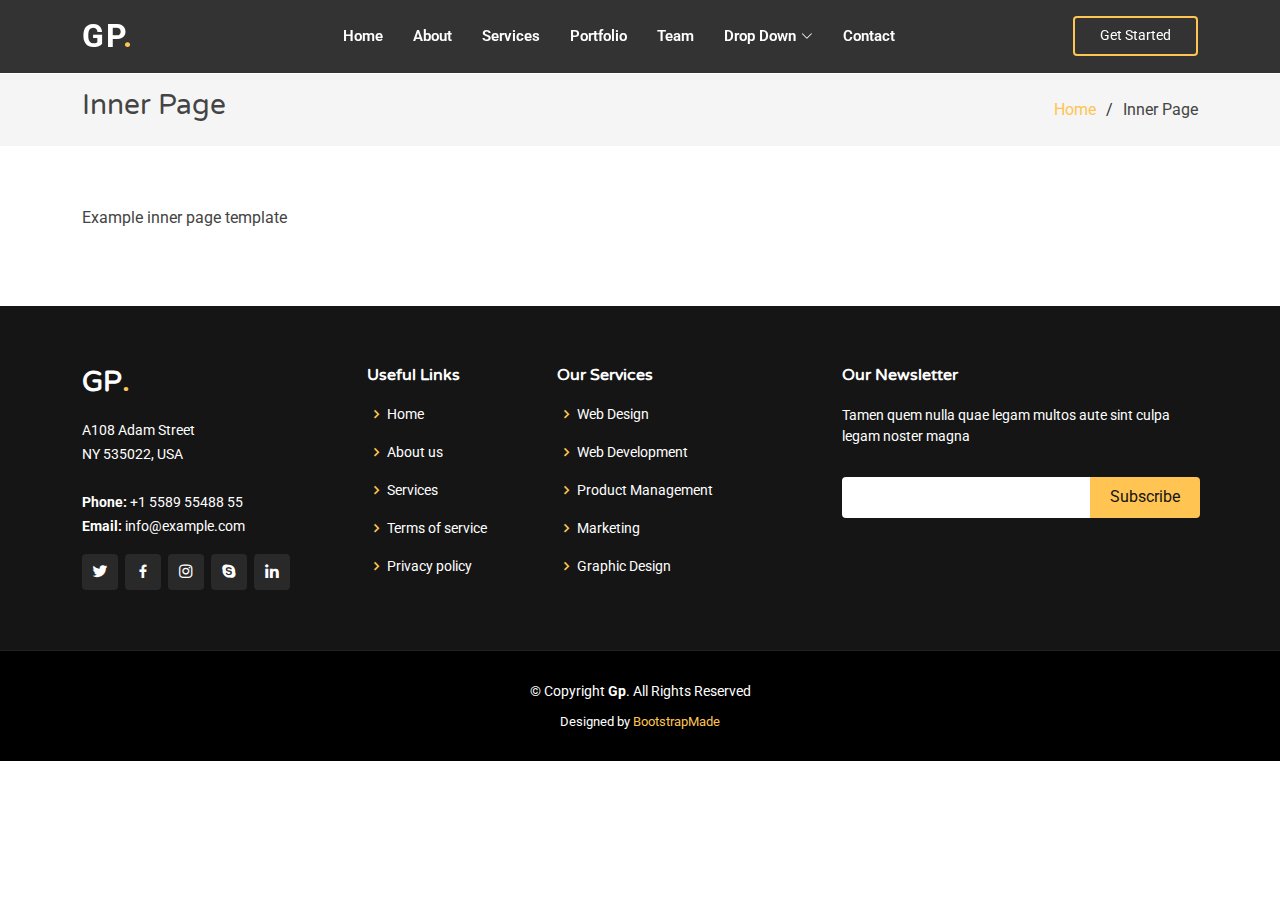
<file: inner-page.html>
<!DOCTYPE html>
<html lang="en">

<head>
  <meta charset="utf-8">
  <meta content="width=device-width, initial-scale=1.0" name="viewport">

  <title>Inner Page - Gp Bootstrap Template</title>
  <meta content="" name="description">
  <meta content="" name="keywords">

  <!-- Favicons -->
  <link href="assets/img/favicon.png" rel="icon">
  <link href="assets/img/apple-touch-icon.png" rel="apple-touch-icon">

  <!-- Google Fonts -->
  <link href="https://fonts.googleapis.com/css?family=Open+Sans:300,300i,400,400i,600,600i,700,700i|Raleway:300,300i,400,400i,500,500i,600,600i,700,700i|Poppins:300,300i,400,400i,500,500i,600,600i,700,700i" rel="stylesheet">

  <!-- Vendor CSS Files -->
  <link href="assets/vendor/aos/aos.css" rel="stylesheet">
  <link href="assets/vendor/bootstrap/css/bootstrap.min.css" rel="stylesheet">
  <link href="assets/vendor/bootstrap-icons/bootstrap-icons.css" rel="stylesheet">
  <link href="assets/vendor/boxicons/css/boxicons.min.css" rel="stylesheet">
  <link href="assets/vendor/glightbox/css/glightbox.min.css" rel="stylesheet">
  <link href="assets/vendor/remixicon/remixicon.css" rel="stylesheet">
  <link href="assets/vendor/swiper/swiper-bundle.min.css" rel="stylesheet">

  <!-- Template Main CSS File -->
  <link href="assets/css/style.css" rel="stylesheet">

  <!-- =======================================================
  * Template Name: Gp
  * Updated: May 30 2023 with Bootstrap v5.3.0
  * Template URL: https://bootstrapmade.com/gp-free-multipurpose-html-bootstrap-template/
  * Author: BootstrapMade.com
  * License: https://bootstrapmade.com/license/
  ======================================================== -->
</head>

<body>

  <!-- ======= Header ======= -->
  <header id="header" class="fixed-top header-inner-pages">
    <div class="container d-flex align-items-center justify-content-lg-between">

      <h1 class="logo me-auto me-lg-0"><a href="index.html">Gp<span>.</span></a></h1>
      <!-- Uncomment below if you prefer to use an image logo -->
      <!-- <a href="index.html" class="logo me-auto me-lg-0"><img src="assets/img/logo.png" alt="" class="img-fluid"></a>-->

      <nav id="navbar" class="navbar order-last order-lg-0">
        <ul>
          <li><a class="nav-link scrollto " href="#hero">Home</a></li>
          <li><a class="nav-link scrollto" href="#about">About</a></li>
          <li><a class="nav-link scrollto" href="#services">Services</a></li>
          <li><a class="nav-link scrollto " href="#portfolio">Portfolio</a></li>
          <li><a class="nav-link scrollto" href="#team">Team</a></li>
          <li class="dropdown"><a href="#"><span>Drop Down</span> <i class="bi bi-chevron-down"></i></a>
            <ul>
              <li><a href="#">Drop Down 1</a></li>
              <li class="dropdown"><a href="#"><span>Deep Drop Down</span> <i class="bi bi-chevron-right"></i></a>
                <ul>
                  <li><a href="#">Deep Drop Down 1</a></li>
                  <li><a href="#">Deep Drop Down 2</a></li>
                  <li><a href="#">Deep Drop Down 3</a></li>
                  <li><a href="#">Deep Drop Down 4</a></li>
                  <li><a href="#">Deep Drop Down 5</a></li>
                </ul>
              </li>
              <li><a href="#">Drop Down 2</a></li>
              <li><a href="#">Drop Down 3</a></li>
              <li><a href="#">Drop Down 4</a></li>
            </ul>
          </li>
          <li><a class="nav-link scrollto" href="#contact">Contact</a></li>
        </ul>
        <i class="bi bi-list mobile-nav-toggle"></i>
      </nav><!-- .navbar -->

      <a href="#about" class="get-started-btn scrollto">Get Started</a>

    </div>
  </header><!-- End Header -->

  <main id="main">

    <!-- ======= Breadcrumbs ======= -->
    <section class="breadcrumbs">
      <div class="container">

        <div class="d-flex justify-content-between align-items-center">
          <h2>Inner Page</h2>
          <ol>
            <li><a href="index.html">Home</a></li>
            <li>Inner Page</li>
          </ol>
        </div>

      </div>
    </section><!-- End Breadcrumbs -->

    <section class="inner-page">
      <div class="container">
        <p>
          Example inner page template
        </p>
      </div>
    </section>

  </main><!-- End #main -->

  <!-- ======= Footer ======= -->
  <footer id="footer">
    <div class="footer-top">
      <div class="container">
        <div class="row">

          <div class="col-lg-3 col-md-6">
            <div class="footer-info">
              <h3>Gp<span>.</span></h3>
              <p>
                A108 Adam Street <br>
                NY 535022, USA<br><br>
                <strong>Phone:</strong> +1 5589 55488 55<br>
                <strong>Email:</strong> info@example.com<br>
              </p>
              <div class="social-links mt-3">
                <a href="#" class="twitter"><i class="bx bxl-twitter"></i></a>
                <a href="#" class="facebook"><i class="bx bxl-facebook"></i></a>
                <a href="#" class="instagram"><i class="bx bxl-instagram"></i></a>
                <a href="#" class="google-plus"><i class="bx bxl-skype"></i></a>
                <a href="#" class="linkedin"><i class="bx bxl-linkedin"></i></a>
              </div>
            </div>
          </div>

          <div class="col-lg-2 col-md-6 footer-links">
            <h4>Useful Links</h4>
            <ul>
              <li><i class="bx bx-chevron-right"></i> <a href="#">Home</a></li>
              <li><i class="bx bx-chevron-right"></i> <a href="#">About us</a></li>
              <li><i class="bx bx-chevron-right"></i> <a href="#">Services</a></li>
              <li><i class="bx bx-chevron-right"></i> <a href="#">Terms of service</a></li>
              <li><i class="bx bx-chevron-right"></i> <a href="#">Privacy policy</a></li>
            </ul>
          </div>

          <div class="col-lg-3 col-md-6 footer-links">
            <h4>Our Services</h4>
            <ul>
              <li><i class="bx bx-chevron-right"></i> <a href="#">Web Design</a></li>
              <li><i class="bx bx-chevron-right"></i> <a href="#">Web Development</a></li>
              <li><i class="bx bx-chevron-right"></i> <a href="#">Product Management</a></li>
              <li><i class="bx bx-chevron-right"></i> <a href="#">Marketing</a></li>
              <li><i class="bx bx-chevron-right"></i> <a href="#">Graphic Design</a></li>
            </ul>
          </div>

          <div class="col-lg-4 col-md-6 footer-newsletter">
            <h4>Our Newsletter</h4>
            <p>Tamen quem nulla quae legam multos aute sint culpa legam noster magna</p>
            <form action="" method="post">
              <input type="email" name="email"><input type="submit" value="Subscribe">
            </form>

          </div>

        </div>
      </div>
    </div>

    <div class="container">
      <div class="copyright">
        &copy; Copyright <strong><span>Gp</span></strong>. All Rights Reserved
      </div>
      <div class="credits">
        <!-- All the links in the footer should remain intact. -->
        <!-- You can delete the links only if you purchased the pro version. -->
        <!-- Licensing information: https://bootstrapmade.com/license/ -->
        <!-- Purchase the pro version with working PHP/AJAX contact form: https://bootstrapmade.com/gp-free-multipurpose-html-bootstrap-template/ -->
        Designed by <a href="https://bootstrapmade.com/">BootstrapMade</a>
      </div>
    </div>
  </footer><!-- End Footer -->

  <div id="preloader"></div>
  <a href="#" class="back-to-top d-flex align-items-center justify-content-center"><i class="bi bi-arrow-up-short"></i></a>

  <!-- Vendor JS Files -->
  <script src="assets/vendor/purecounter/purecounter_vanilla.js"></script>
  <script src="assets/vendor/aos/aos.js"></script>
  <script src="assets/vendor/bootstrap/js/bootstrap.bundle.min.js"></script>
  <script src="assets/vendor/glightbox/js/glightbox.min.js"></script>
  <script src="assets/vendor/isotope-layout/isotope.pkgd.min.js"></script>
  <script src="assets/vendor/swiper/swiper-bundle.min.js"></script>
  <script src="assets/vendor/php-email-form/validate.js"></script>

  <!-- Template Main JS File -->
  <script src="assets/js/main.js"></script>

</body>

</html>
</file>
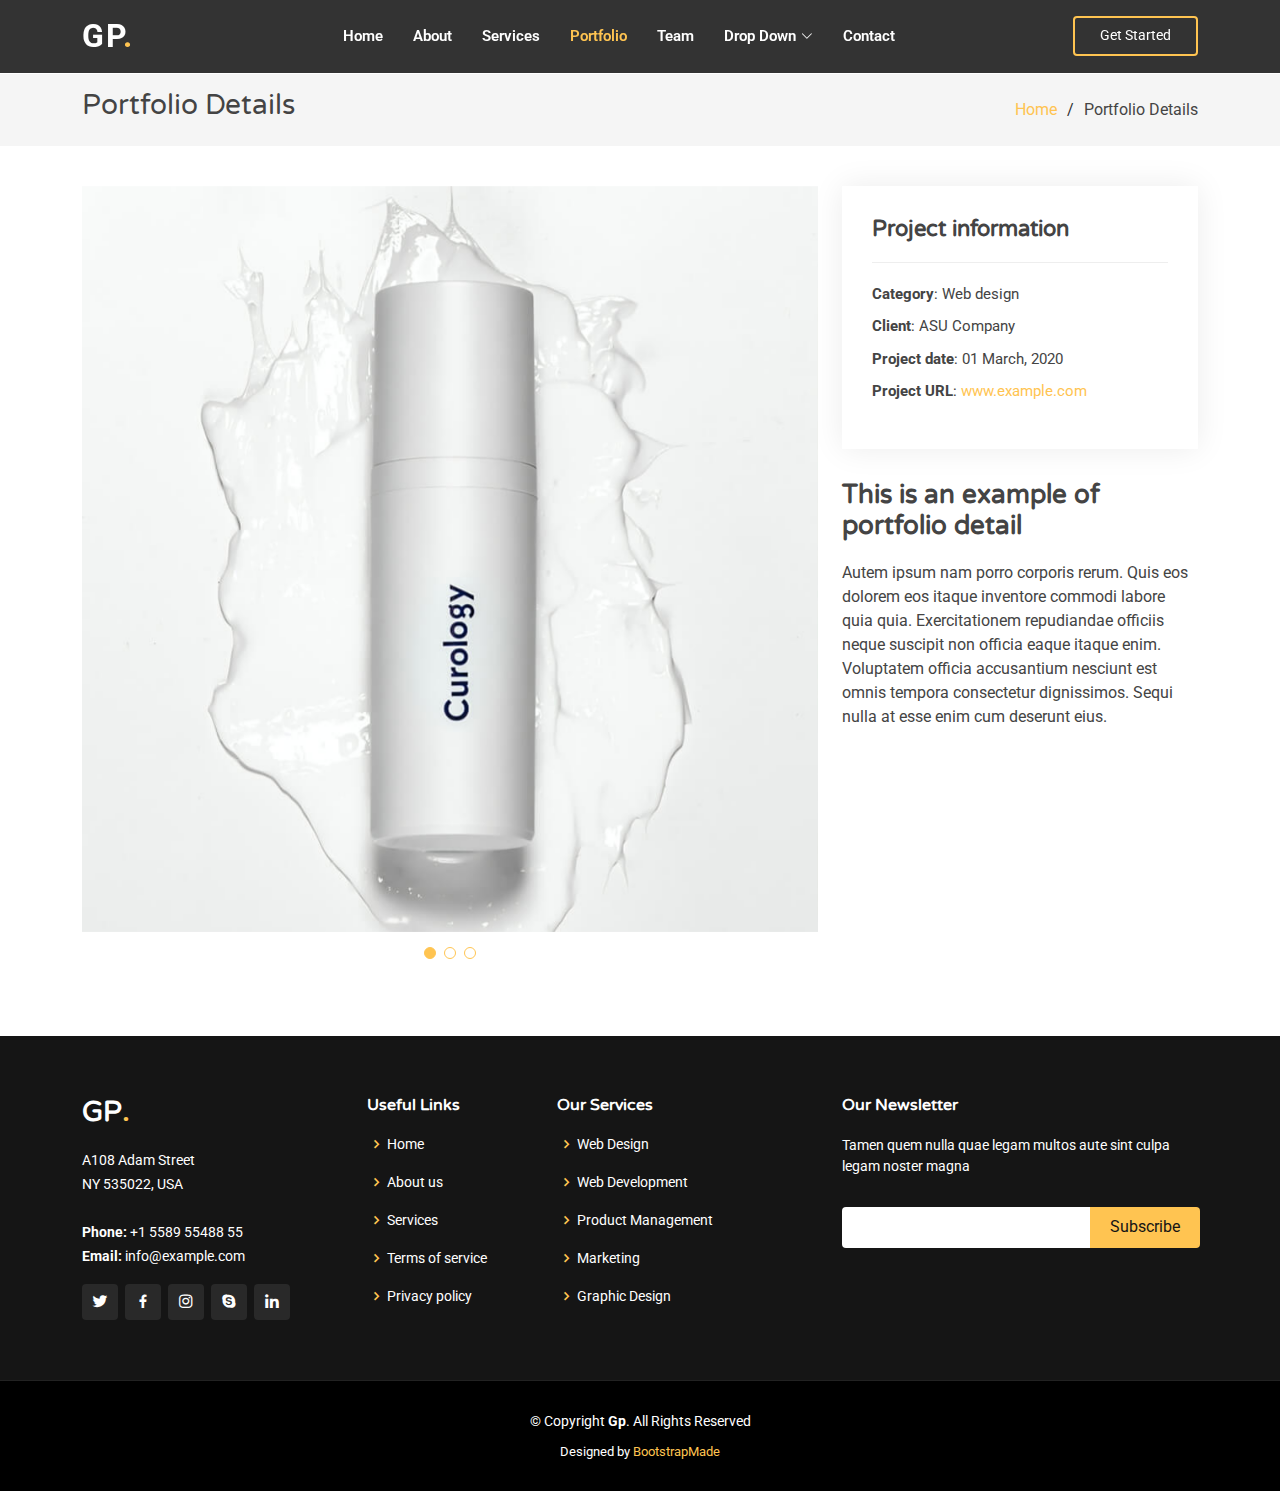
<file: portfolio-details.html>
<!DOCTYPE html>
<html lang="en">

<head>
  <meta charset="utf-8">
  <meta content="width=device-width, initial-scale=1.0" name="viewport">

  <title>Portfolio Details - Gp Bootstrap Template</title>
  <meta content="" name="description">
  <meta content="" name="keywords">

  <!-- Favicons -->
  <link href="assets/img/favicon.png" rel="icon">
  <link href="assets/img/apple-touch-icon.png" rel="apple-touch-icon">

  <!-- Google Fonts -->
  <link href="https://fonts.googleapis.com/css?family=Open+Sans:300,300i,400,400i,600,600i,700,700i|Raleway:300,300i,400,400i,500,500i,600,600i,700,700i|Poppins:300,300i,400,400i,500,500i,600,600i,700,700i" rel="stylesheet">

  <!-- Vendor CSS Files -->
  <link href="assets/vendor/aos/aos.css" rel="stylesheet">
  <link href="assets/vendor/bootstrap/css/bootstrap.min.css" rel="stylesheet">
  <link href="assets/vendor/bootstrap-icons/bootstrap-icons.css" rel="stylesheet">
  <link href="assets/vendor/boxicons/css/boxicons.min.css" rel="stylesheet">
  <link href="assets/vendor/glightbox/css/glightbox.min.css" rel="stylesheet">
  <link href="assets/vendor/remixicon/remixicon.css" rel="stylesheet">
  <link href="assets/vendor/swiper/swiper-bundle.min.css" rel="stylesheet">

  <!-- Template Main CSS File -->
  <link href="assets/css/style.css" rel="stylesheet">

  <!-- =======================================================
  * Template Name: Gp
  * Updated: May 30 2023 with Bootstrap v5.3.0
  * Template URL: https://bootstrapmade.com/gp-free-multipurpose-html-bootstrap-template/
  * Author: BootstrapMade.com
  * License: https://bootstrapmade.com/license/
  ======================================================== -->
</head>

<body>

  <!-- ======= Header ======= -->
  <header id="header" class="fixed-top header-inner-pages">
    <div class="container d-flex align-items-center justify-content-lg-between">

      <h1 class="logo me-auto me-lg-0"><a href="index.html">Gp<span>.</span></a></h1>
      <!-- Uncomment below if you prefer to use an image logo -->
      <!-- <a href="index.html" class="logo me-auto me-lg-0"><img src="assets/img/logo.png" alt="" class="img-fluid"></a>-->

      <nav id="navbar" class="navbar order-last order-lg-0">
        <ul>
          <li><a class="nav-link scrollto " href="#hero">Home</a></li>
          <li><a class="nav-link scrollto" href="#about">About</a></li>
          <li><a class="nav-link scrollto" href="#services">Services</a></li>
          <li><a class="nav-link scrollto active" href="#portfolio">Portfolio</a></li>
          <li><a class="nav-link scrollto" href="#team">Team</a></li>
          <li class="dropdown"><a href="#"><span>Drop Down</span> <i class="bi bi-chevron-down"></i></a>
            <ul>
              <li><a href="#">Drop Down 1</a></li>
              <li class="dropdown"><a href="#"><span>Deep Drop Down</span> <i class="bi bi-chevron-right"></i></a>
                <ul>
                  <li><a href="#">Deep Drop Down 1</a></li>
                  <li><a href="#">Deep Drop Down 2</a></li>
                  <li><a href="#">Deep Drop Down 3</a></li>
                  <li><a href="#">Deep Drop Down 4</a></li>
                  <li><a href="#">Deep Drop Down 5</a></li>
                </ul>
              </li>
              <li><a href="#">Drop Down 2</a></li>
              <li><a href="#">Drop Down 3</a></li>
              <li><a href="#">Drop Down 4</a></li>
            </ul>
          </li>
          <li><a class="nav-link scrollto" href="#contact">Contact</a></li>
        </ul>
        <i class="bi bi-list mobile-nav-toggle"></i>
      </nav><!-- .navbar -->

      <a href="#about" class="get-started-btn scrollto">Get Started</a>

    </div>
  </header><!-- End Header -->

  <main id="main">

    <!-- ======= Breadcrumbs ======= -->
    <section id="breadcrumbs" class="breadcrumbs">
      <div class="container">

        <div class="d-flex justify-content-between align-items-center">
          <h2>Portfolio Details</h2>
          <ol>
            <li><a href="index.html">Home</a></li>
            <li>Portfolio Details</li>
          </ol>
        </div>

      </div>
    </section><!-- End Breadcrumbs -->

    <!-- ======= Portfolio Details Section ======= -->
    <section id="portfolio-details" class="portfolio-details">
      <div class="container">

        <div class="row gy-4">

          <div class="col-lg-8">
            <div class="portfolio-details-slider swiper">
              <div class="swiper-wrapper align-items-center">

                <div class="swiper-slide">
                  <img src="assets/img/portfolio/portfolio-1.jpg" alt="">
                </div>

                <div class="swiper-slide">
                  <img src="assets/img/portfolio/portfolio-2.jpg" alt="">
                </div>

                <div class="swiper-slide">
                  <img src="assets/img/portfolio/portfolio-3.jpg" alt="">
                </div>

              </div>
              <div class="swiper-pagination"></div>
            </div>
          </div>

          <div class="col-lg-4">
            <div class="portfolio-info">
              <h3>Project information</h3>
              <ul>
                <li><strong>Category</strong>: Web design</li>
                <li><strong>Client</strong>: ASU Company</li>
                <li><strong>Project date</strong>: 01 March, 2020</li>
                <li><strong>Project URL</strong>: <a href="#">www.example.com</a></li>
              </ul>
            </div>
            <div class="portfolio-description">
              <h2>This is an example of portfolio detail</h2>
              <p>
                Autem ipsum nam porro corporis rerum. Quis eos dolorem eos itaque inventore commodi labore quia quia. Exercitationem repudiandae officiis neque suscipit non officia eaque itaque enim. Voluptatem officia accusantium nesciunt est omnis tempora consectetur dignissimos. Sequi nulla at esse enim cum deserunt eius.
              </p>
            </div>
          </div>

        </div>

      </div>
    </section><!-- End Portfolio Details Section -->

  </main><!-- End #main -->

  <!-- ======= Footer ======= -->
  <footer id="footer">
    <div class="footer-top">
      <div class="container">
        <div class="row">

          <div class="col-lg-3 col-md-6">
            <div class="footer-info">
              <h3>Gp<span>.</span></h3>
              <p>
                A108 Adam Street <br>
                NY 535022, USA<br><br>
                <strong>Phone:</strong> +1 5589 55488 55<br>
                <strong>Email:</strong> info@example.com<br>
              </p>
              <div class="social-links mt-3">
                <a href="#" class="twitter"><i class="bx bxl-twitter"></i></a>
                <a href="#" class="facebook"><i class="bx bxl-facebook"></i></a>
                <a href="#" class="instagram"><i class="bx bxl-instagram"></i></a>
                <a href="#" class="google-plus"><i class="bx bxl-skype"></i></a>
                <a href="#" class="linkedin"><i class="bx bxl-linkedin"></i></a>
              </div>
            </div>
          </div>

          <div class="col-lg-2 col-md-6 footer-links">
            <h4>Useful Links</h4>
            <ul>
              <li><i class="bx bx-chevron-right"></i> <a href="#">Home</a></li>
              <li><i class="bx bx-chevron-right"></i> <a href="#">About us</a></li>
              <li><i class="bx bx-chevron-right"></i> <a href="#">Services</a></li>
              <li><i class="bx bx-chevron-right"></i> <a href="#">Terms of service</a></li>
              <li><i class="bx bx-chevron-right"></i> <a href="#">Privacy policy</a></li>
            </ul>
          </div>

          <div class="col-lg-3 col-md-6 footer-links">
            <h4>Our Services</h4>
            <ul>
              <li><i class="bx bx-chevron-right"></i> <a href="#">Web Design</a></li>
              <li><i class="bx bx-chevron-right"></i> <a href="#">Web Development</a></li>
              <li><i class="bx bx-chevron-right"></i> <a href="#">Product Management</a></li>
              <li><i class="bx bx-chevron-right"></i> <a href="#">Marketing</a></li>
              <li><i class="bx bx-chevron-right"></i> <a href="#">Graphic Design</a></li>
            </ul>
          </div>

          <div class="col-lg-4 col-md-6 footer-newsletter">
            <h4>Our Newsletter</h4>
            <p>Tamen quem nulla quae legam multos aute sint culpa legam noster magna</p>
            <form action="" method="post">
              <input type="email" name="email"><input type="submit" value="Subscribe">
            </form>

          </div>

        </div>
      </div>
    </div>

    <div class="container">
      <div class="copyright">
        &copy; Copyright <strong><span>Gp</span></strong>. All Rights Reserved
      </div>
      <div class="credits">
        <!-- All the links in the footer should remain intact. -->
        <!-- You can delete the links only if you purchased the pro version. -->
        <!-- Licensing information: https://bootstrapmade.com/license/ -->
        <!-- Purchase the pro version with working PHP/AJAX contact form: https://bootstrapmade.com/gp-free-multipurpose-html-bootstrap-template/ -->
        Designed by <a href="https://bootstrapmade.com/">BootstrapMade</a>
      </div>
    </div>
  </footer><!-- End Footer -->

  <div id="preloader"></div>
  <a href="#" class="back-to-top d-flex align-items-center justify-content-center"><i class="bi bi-arrow-up-short"></i></a>

  <!-- Vendor JS Files -->
  <script src="assets/vendor/purecounter/purecounter_vanilla.js"></script>
  <script src="assets/vendor/aos/aos.js"></script>
  <script src="assets/vendor/bootstrap/js/bootstrap.bundle.min.js"></script>
  <script src="assets/vendor/glightbox/js/glightbox.min.js"></script>
  <script src="assets/vendor/isotope-layout/isotope.pkgd.min.js"></script>
  <script src="assets/vendor/swiper/swiper-bundle.min.js"></script>
  <script src="assets/vendor/php-email-form/validate.js"></script>

  <!-- Template Main JS File -->
  <script src="assets/js/main.js"></script>

</body>

</html>
</file>
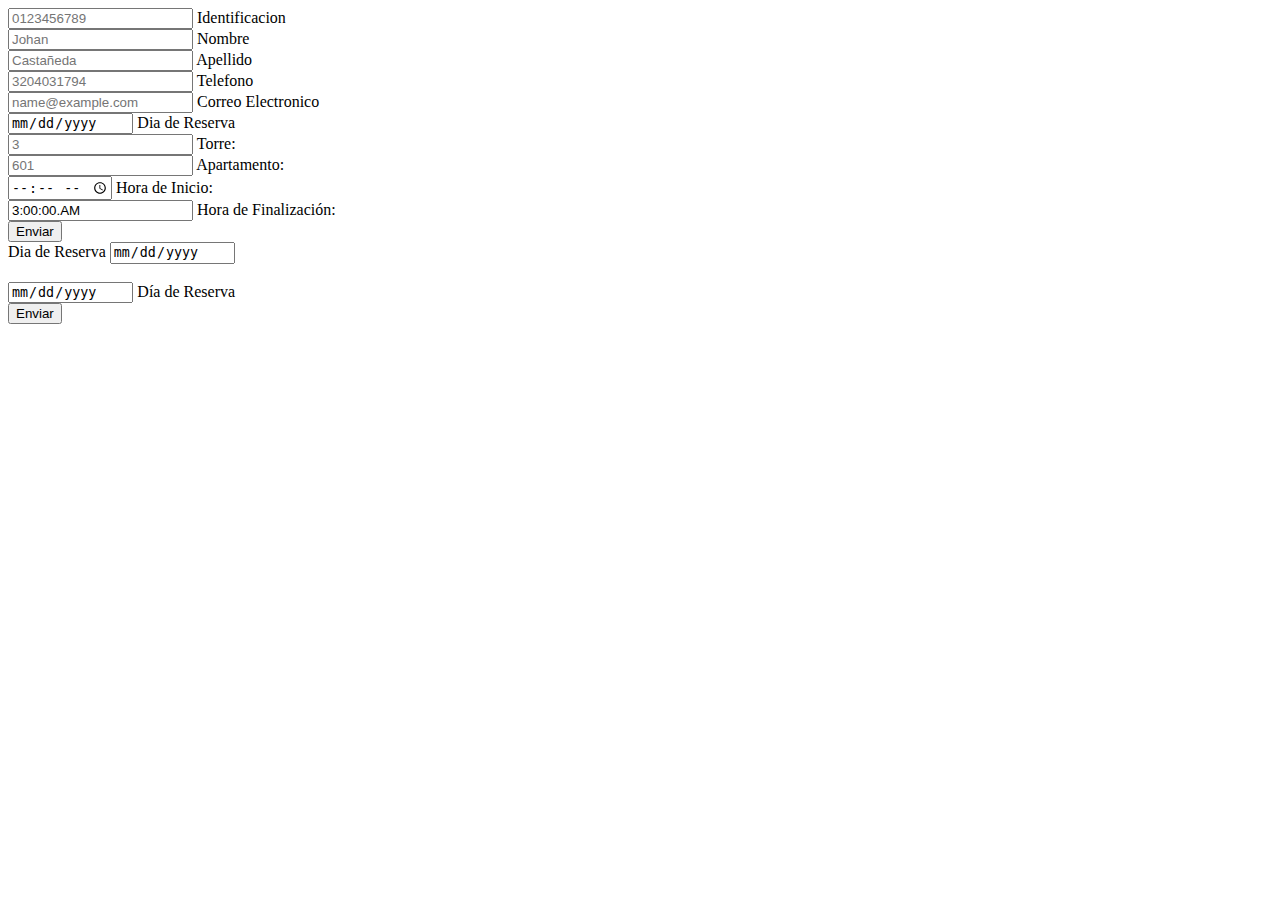
<file: Views/Administrador/prueba.html>
<!DOCTYPE html>
<html lang="en">

<head>
    <meta charset="UTF-8">
    <meta name="viewport" content="width=device-width, initial-scale=1.0">
    <link href="https://cdn.jsdelivr.net/npm/bootstrap@5.3.1/dist/css/bootstrap.min.css" rel="stylesheet"
        integrity="sha384-4bw+/aepP/YC94hEpVNVgiZdgIC5+VKNBQNGCHeKRQN+PtmoHDEXuppvnDJzQIu9" crossorigin="anonymous">
    <title>prueba</title>
</head>

<body>
    <form action="#">
    <div class="row g-2">
        

        <div class="col-md-6">
            <div class="form-floating">
                <input type="number" class="form-control" id="floatingInputGrid" placeholder="0123456789" required>
                <label for="identificación">Identificacion</label>
            </div>
        </div>

        <div class="col-md-6">
            <div class="form-floating">
                <input type="text" class="form-control" id="floatingInputGrid" placeholder="Johan" required>
                <label for="nombre">Nombre</label>
            </div>
        </div>

        <div class="col-md-6">
            <div class="form-floating">
                <input type="text" class="form-control" id="floatingInputGrid" placeholder="Castañeda" required>
                <label for="apellido">Apellido</label>
            </div>
        </div>

        <div class="col-md-6">
            <div class="form-floating">
                <input type="number" class="form-control" id="floatingInputGrid" placeholder="3204031794" required>
                <label for="telefono">Telefono</label>
            </div>
        </div>

        <div class="col-md">
            <div class="form-floating">
                <input type="email" class="form-control" id="floatingInputGrid" placeholder="name@example.com" required>
                <label for="correo_electronico">Correo Electronico</label>
            </div>
        </div>


        <div class="col-md-6">
            <div class="form-floating">
                <input type="date" class="form-control" id="floatingInputGrid" placeholder="00/00/0000" readonly>
                <label for="dia-reserva">Dia de Reserva</label>
            </div>
        </div>



        <div class="col-md-6">
            <div class="form-floating">
                <input type="number" class="form-control" id="floatingInputGrid" placeholder="3" required>
                <label for="torre">Torre: </label>
            </div>
        </div>


        <div class="col-md-6">
            <div class="form-floating">
                <input type="number" class="form-control" id="floatingInputGrid" placeholder="601" required>
                <label for="apto">Apartamento: </label>
            </div>
        </div>



        <div class="col-md-6">
            <div class="form-floating">
                <input type="time" class="form-control" id="floatingInputGrid" required>
                <label for="hora-inicio">Hora de Inicio: </label>
            </div>
        </div>

        <div class="col-md-6">
            <div class="form-floating">
                <input type="datetime" class="form-control" id="floatingInputGrid" value="3:00:00.AM" >
                <label for="hora-finalizacion">Hora de Finalización: </label>
            </div>
        </div>

        <button type="submit">Enviar</button>
   
  
    </div>
</form>

                  <div class="form-group col-md-6">
                                            <label for="dia-reserva">Dia de Reserva</label>
                                            <input type="date" id="dia-reserva" name="dia-reserva" readonly required>
                                            <br>
                                            <br>
                                        </div> 
                                        <!DOCTYPE html>
                                        <html lang="es">
                                        <head>
                                            <meta charset="UTF-8">
                                            <meta name="viewport" content="width=device-width, initial-scale=1.0">
                                            <title>Formulario de Reserva</title>
                                            <!-- Agrega aquí tus enlaces a las hojas de estilo CSS necesarias -->
                                        </head>
                                        <body>
                                            <form action="#" method="post" name="crood" autocomplete="off">
                                                <div class="row g-2">
                                                    <!-- Otros campos del formulario... -->
                                                    <div class="col-md-6">
                                                        <div class="form-floating">
                                                            <input type="date" class="form-control" id="dia_reserva" name="dia_reserva" readonly required>
                                                            <label for="dia_reserva">Día de Reserva</label>
                                                        </div>
                                                    </div>
                                                    <!-- Otros campos del formulario... -->
                                                    <div class="col-md-12">
                                                        <button type="submit">Enviar</button>
                                                    </div>
                                                </div>
                                            </form>
                                        
                                            <!-- Agrega aquí tus enlaces a scripts JavaScript necesarios -->
                                            <script>
                                                document.addEventListener("DOMContentLoaded", function () {
                                                    // Obtén una referencia a todos los elementos de día en el calendario
                                                    var days = document.querySelectorAll(".pignose-calendar .pignose-calendar-unit");
                                        
                                                    // Agrega un evento de clic a cada día
                                                    days.forEach(function (day) {
                                                        day.addEventListener("click", function () {
                                                            // Obtén la fecha del día seleccionado
                                                            var selectedDate = day.getAttribute("data-date");
                                        
                                                            // Rellena el campo dia_reserva con la fecha seleccionada
                                                            document.getElementById("dia_reserva").value = selectedDate;
                                                        });
                                                    });
                                                });
                                            </script>
                                        </body>
                                        </html>
                                        
</body>

</html>
</file>
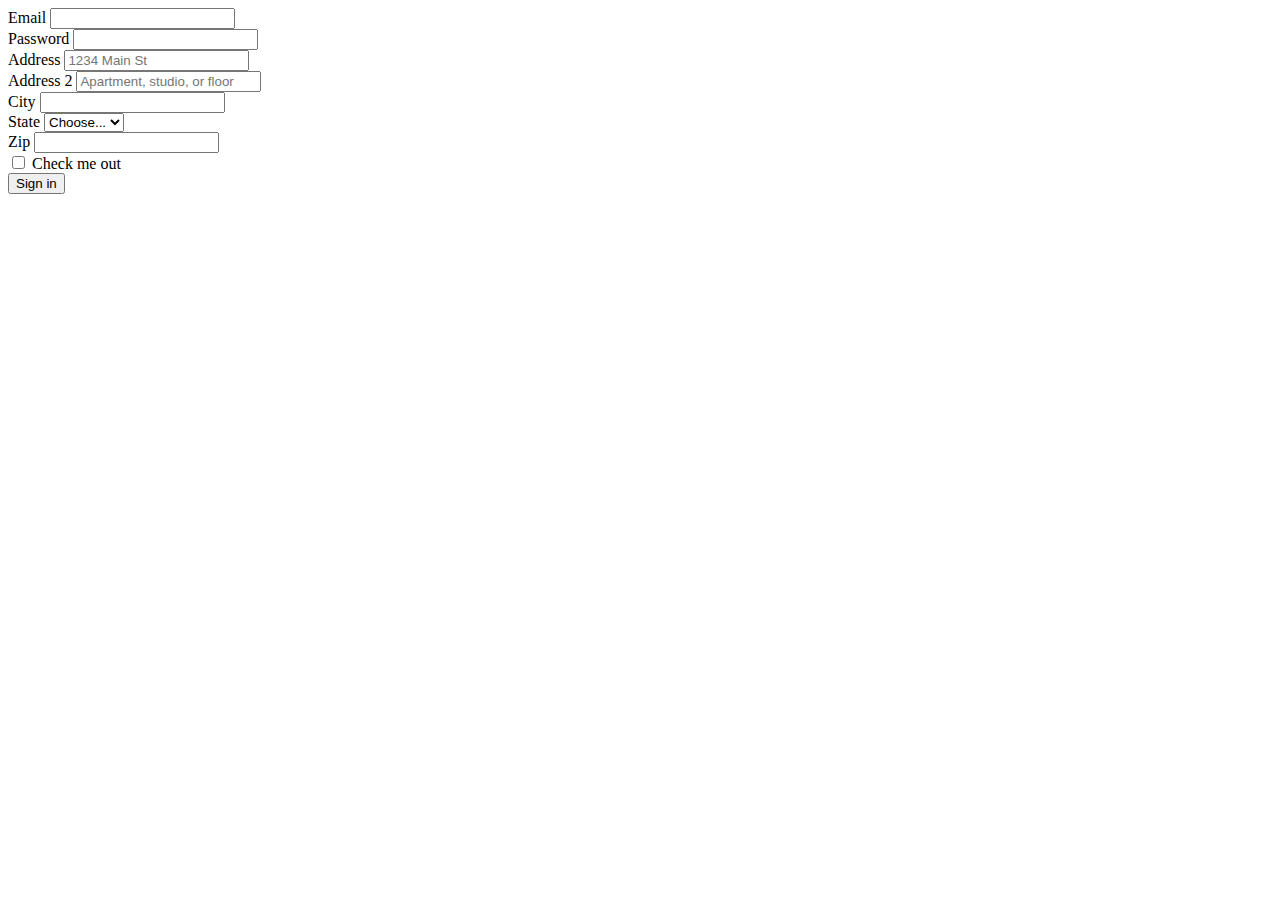
<file: Views/Administrador/registrar-novedad.html>
<!DOCTYPE html>
<html lang="en">
<head>
    <meta charset="UTF-8">
    <meta name="viewport" content="width=device-width, initial-scale=1.0">
    <link href="https://cdn.jsdelivr.net/npm/bootstrap@5.3.1/dist/css/bootstrap.min.css" rel="stylesheet" integrity="sha384-4bw+/aepP/YC94hEpVNVgiZdgIC5+VKNBQNGCHeKRQN+PtmoHDEXuppvnDJzQIu9" crossorigin="anonymous">
    <title>Publicaciones</title>
</head>
<body>


    <?php
    include 'menu-include.php';
    ?>


    <div class="container">
        <form class="row g-3">
            <div class="col-md-6">
              <label for="inputEmail4" class="form-label">Email</label>
              <input type="email" class="form-control" id="inputEmail4">
            </div>
            <div class="col-md-6">
              <label for="inputPassword4" class="form-label">Password</label>
              <input type="password" class="form-control" id="inputPassword4">
            </div>
            <div class="col-12">
              <label for="inputAddress" class="form-label">Address</label>
              <input type="text" class="form-control" id="inputAddress" placeholder="1234 Main St">
            </div>
            <div class="col-12">
              <label for="inputAddress2" class="form-label">Address 2</label>
              <input type="text" class="form-control" id="inputAddress2" placeholder="Apartment, studio, or floor">
            </div>
            <div class="col-md-6">
              <label for="inputCity" class="form-label">City</label>
              <input type="text" class="form-control" id="inputCity">
            </div>
            <div class="col-md-4">
              <label for="inputState" class="form-label">State</label>
              <select id="inputState" class="form-select">
                <option selected>Choose...</option>
                <option>...</option>
              </select>
            </div>
            <div class="col-md-2">
              <label for="inputZip" class="form-label">Zip</label>
              <input type="text" class="form-control" id="inputZip">
            </div>
            <div class="col-12">
              <div class="form-check">
                <input class="form-check-input" type="checkbox" id="gridCheck">
                <label class="form-check-label" for="gridCheck">
                  Check me out
                </label>
              </div>
            </div>
            <div class="col-12">
              <button type="submit" class="btn btn-primary">Sign in</button>
            </div>
          </form>
    </div>


    
    <script src="https://cdn.jsdelivr.net/npm/bootstrap@5.3.1/dist/js/bootstrap.bundle.min.js" integrity="sha384-HwwvtgBNo3bZJJLYd8oVXjrBZt8cqVSpeBNS5n7C8IVInixGAoxmnlMuBnhbgrkm" crossorigin="anonymous"></script>
</body>
</html>
</file>
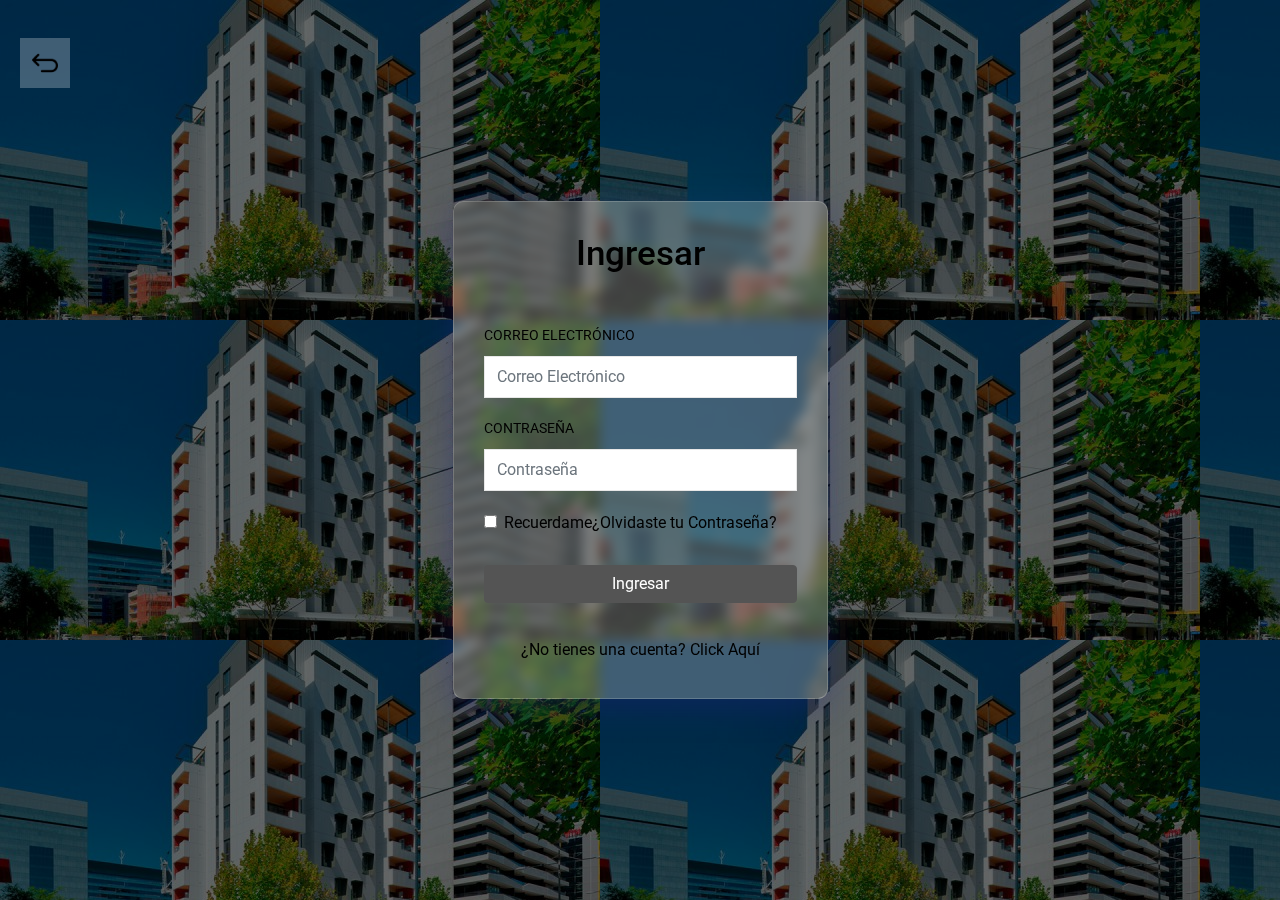
<file: Views/client-site/page-login.html>
<!DOCTYPE html>
<html lang="en">

<head>
    <meta charset="utf-8">
    <meta http-equiv="X-UA-Compatible" content="IE=edge">
    <meta name="viewport" content="width=device-width, initial-scale=1">

    <title>Iniciar Sesion</title>

    <!-- ================= Favicon ================== -->
    <!-- Standard -->
    <link rel="shortcut icon" href="http://placehold.it/64.png/000/fff">
    <!-- Retina iPad Touch Icon-->
    <link rel="apple-touch-icon" sizes="144x144" href="http://placehold.it/144.png/000/fff">
    <!-- Retina iPhone Touch Icon-->
    <link rel="apple-touch-icon" sizes="114x114" href="http://placehold.it/114.png/000/fff">
    <!-- Standard iPad Touch Icon-->
    <link rel="apple-touch-icon" sizes="72x72" href="http://placehold.it/72.png/000/fff">
    <!-- Standard iPhone Touch Icon-->
    <link rel="apple-touch-icon" sizes="57x57" href="http://placehold.it/57.png/000/fff">

    <!-- Styles -->
    <link href="../dashboard/css/lib/font-awesome.min.css" rel="stylesheet">
    <link href="../dashboard/css/lib/themify-icons.css" rel="stylesheet">
    <link href="../dashboard/css/lib/bootstrap.min.css" rel="stylesheet">
    <link href="../dashboard/css/lib/helper.css" rel="stylesheet">
    <link href="../dashboard/css/style.css" rel="stylesheet">
    <link href="https://cdn.jsdelivr.net/npm/bootstrap@5.3.1/dist/css/bootstrap.min.css" rel="stylesheet" integrity="sha384-4bw+/aepP/YC94hEpVNVgiZdgIC5+VKNBQNGCHeKRQN+PtmoHDEXuppvnDJzQIu9" crossorigin="anonymous">
    <link rel="stylesheet" href="../client-site/assets/css/signup.css">

</head>

<body class="bg-primero">

    <div class="unix-login position-relative">
        <div id="return-home" role="button" class="  p-2 d-flex justify-content-center align-items-center mt-2 rounded-5 position-absolute return-arrow">
            <a href="../../index.html" class="d-flex justify-content-center"><img class="w-75 h-75" src="../client-site/assets/img/Return1.png" alt=""></a>
       
        </div>
        <div class="login-form">
            <h4>Ingresar</h4>
            <form action="../../Controllers/iniciarSesion.php" method="POST">
                <div class="form-group">
                    <label>Correo Electrónico</label>
                    <input type="email" class="form-control" placeholder="Correo Electrónico" name="email">
                </div>
                <div class="form-group">
                    <label>Contraseña</label>
                    <input type="password" class="form-control" placeholder="Contraseña" name="clave">
                </div>
                <div class="checkbox">
                    <label>
                        <input type="checkbox" class="form-check-input" id="exampleCheck1"> Recuerdame
                    </label>
                    <label class="pull-right">
                        <a href="../client-site/page-reset-password.html">¿Olvidaste tu Contraseña?</a>
                    </label>

                </div>
                <button type="submit" class=" btn btn-dark ">Ingresar</button>
                <div class="register-link m-t-15 text-center">
                    <p>¿No tienes una cuenta? Click <a href="../client-site/page-register.html"> Aquí</a></p>
                </div>
            </form>
        </div>
    </div>

</body>

</html>
</file>
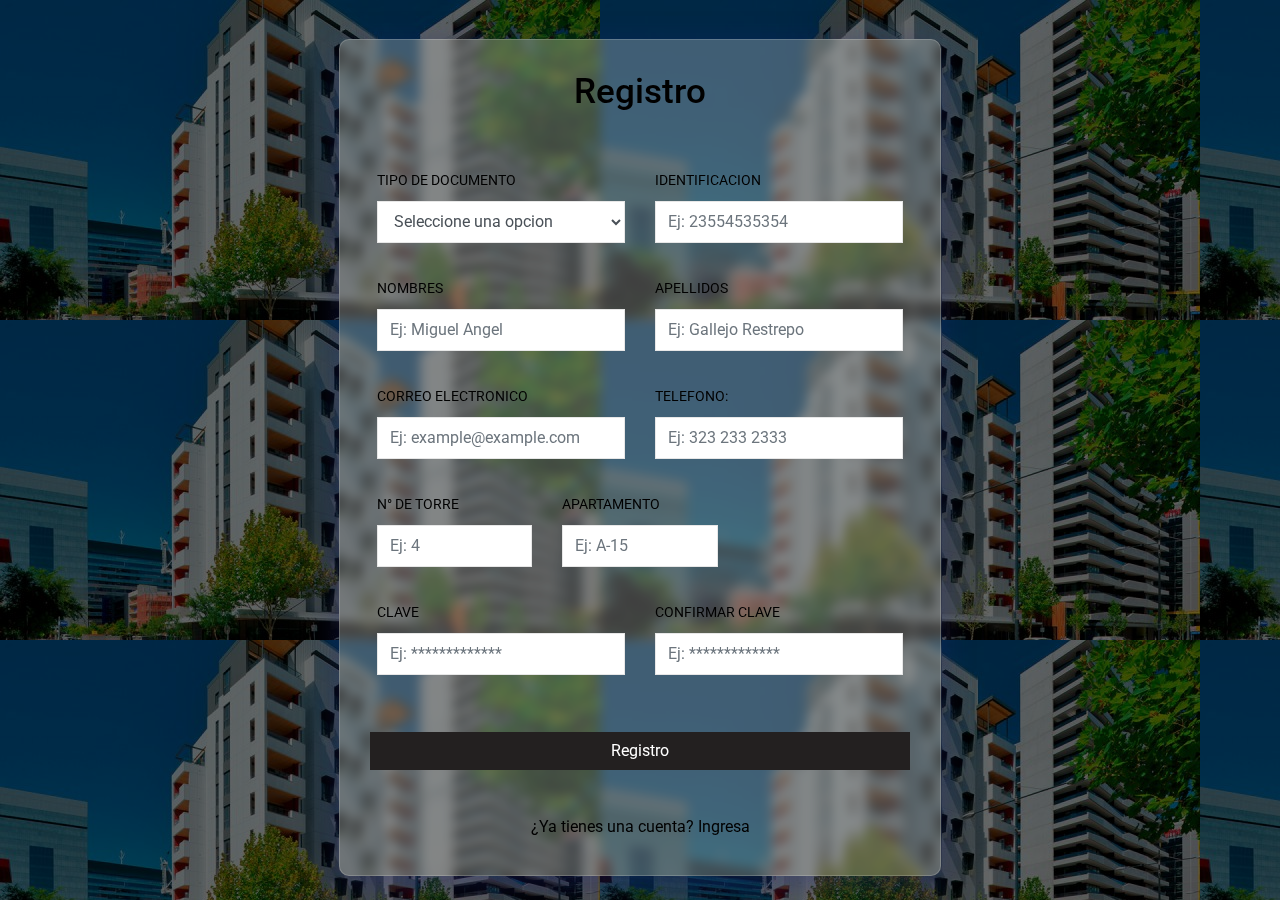
<file: Views/client-site/page-register.html>
<!DOCTYPE html>
<html lang="en">

<head>
    <meta charset="utf-8">
    <meta http-equiv="X-UA-Compatible" content="IE=edge">
    <meta name="viewport" content="width=device-width, initial-scale=1">

    <title>Registro     </title>

    <!-- ================= Favicon ================== -->
    <!-- Standard -->
    <link rel="shortcut icon" href="http://placehold.it/64.png/000/fff">
    <!-- Retina iPad Touch Icon-->
    <link rel="apple-touch-icon" sizes="144x144" href="http://placehold.it/144.png/000/fff">
    <!-- Retina iPhone Touch Icon-->
    <link rel="apple-touch-icon" sizes="114x114" href="http://placehold.it/114.png/000/fff">
    <!-- Standard iPad Touch Icon-->
    <link rel="apple-touch-icon" sizes="72x72" href="http://placehold.it/72.png/000/fff">
    <!-- Standard iPhone Touch Icon-->
    <link rel="apple-touch-icon" sizes="57x57" href="http://placehold.it/57.png/000/fff">

    <!-- Styles -->
    <link href="../dashboard/css/lib/font-awesome.min.css" rel="stylesheet">
    <link href="../dashboard/css/lib/themify-icons.css" rel="stylesheet">
    <link href="../dashboard/css/lib/bootstrap.min.css" rel="stylesheet">
    <link href="../dashboard/css/lib/helper.css" rel="stylesheet">
    <link href="../dashboard/css/style.css" rel="stylesheet">
</head>

<body class="">

    <div class="unix-login">
        <div class="container-fluid">
            <div class="row justify-content-center">
                <div class="col-lg-6">
                        <div class="login-logo">
                            <a href="../../index.html"><span></span></a>
                        </div>
                        <div class="login-form">
                            <h4>Registro</h4>
                            <form action="../../Controllers/registrarUserEx.php" method="POST">
                                <div class="row">

                                    <div class="form-group col-md-6">
                                        <label>Tipo de Documento</label>
                                        <select name="tipo_doc" id="" class="form-control">
                                            <option value="CC">Seleccione una opcion</option>
                                            <option value="CC">CC</option>
                                            <option value="CE">CE</option>
                                            <option value="PASAPORTE">PASAPORTE</option>
                                        </select>
                                    </div>
                                    
                                    <div class="form-group col-md-6">
                                        <label>Identificacion</label>
                                        <input type="number" class="form-control" placeholder="Ej: 23554535354" name="identificacion">
                                    </div>
                                    
                                    <div class="form-group col-md-6">
                                        <label>Nombres</label>
                                        <input type="text" class="form-control" placeholder="Ej: Miguel Angel" name="nombres">
                                    </div>
                                    <div class="form-group col-md-6">
                                        <label>Apellidos</label>
                                        <input type="text" class="form-control" placeholder="Ej: Gallejo Restrepo" name="apellidos">
                                    </div>
                                    <div class="form-group col-md-6">
                                        <label>Correo Electronico</label>
                                        <input type="email" class="form-control" placeholder="Ej: example@example.com" name="email">
                                    </div>
                                    <div class="form-group col-md-6">
                                        <label>Telefono:</label>
                                        <input type="number" class="form-control" placeholder="Ej: 323 233 2333" name="telefono">
                                    </div>
                                    <div class="form-group col-md-4">
                                        <label>N° de Torre</label>
                                        <input type="number" class="form-control" placeholder="Ej: 4" name="torre">
                                    </div>
                                    <div class="form-group col-md-4">
                                        <label>Apartamento</label>
                                        <input type="text" class="form-control" placeholder="Ej: A-15" name="apartamento">
                                    </div>
                                    <div class="form-group col-md-6">
                                        <label>Clave</label>
                                        <input type="password" class="form-control" placeholder="Ej: *************" name="clave">
                                    </div>
                                    <div class="form-group col-md-6">
                                        <label>Confirmar clave</label>
                                        <input type="password" class="form-control" placeholder="Ej: *************" name="clave2">
                                    </div>
                                </div>
                                <button type="submit" class="btn btn-primary btn-flat m-b-30 m-t-30">Registro</button>
                                <div class="register-link m-t-15 text-center">
                                    <p>¿Ya tienes una cuenta?<a href="page-login.html"> Ingresa</a></p>
                                </div>
                            </form>
                        </div>
                </div>
            </div>
        </div>
    </div>

</body>

</html>
</file>
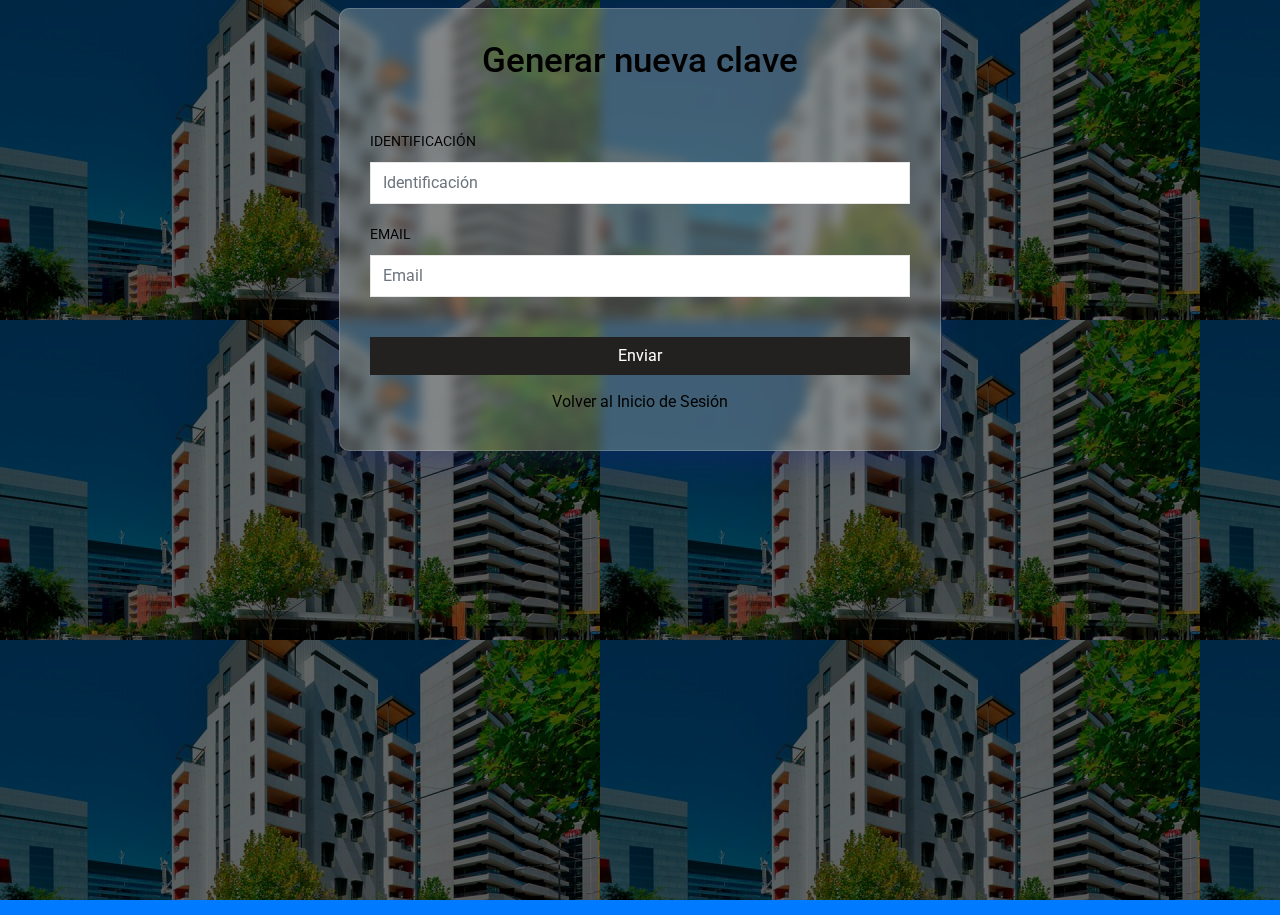
<file: Views/client-site/page-reset-password.html>
<!DOCTYPE html>
<html lang="en">

<head>
    <meta charset="utf-8">
    <meta http-equiv="X-UA-Compatible" content="IE=edge">
    <meta name="viewport" content="width=device-width, initial-scale=1">

    <title>Focus Admin: Widget</title>

    <!-- ================= Favicon ================== -->
    <!-- Standard -->
    <link rel="shortcut icon" href="http://placehold.it/64.png/000/fff">
    <!-- Retina iPad Touch Icon-->
    <link rel="apple-touch-icon" sizes="144x144" href="http://placehold.it/144.png/000/fff">
    <!-- Retina iPhone Touch Icon-->
    <link rel="apple-touch-icon" sizes="114x114" href="http://placehold.it/114.png/000/fff">
    <!-- Standard iPad Touch Icon-->
    <link rel="apple-touch-icon" sizes="72x72" href="http://placehold.it/72.png/000/fff">
    <!-- Standard iPhone Touch Icon-->
    <link rel="apple-touch-icon" sizes="57x57" href="http://placehold.it/57.png/000/fff">

    <!-- Styles -->
    <link href="../dashboard/css/lib/font-awesome.min.css" rel="stylesheet">
    <link href="../dashboard/css/lib/themify-icons.css" rel="stylesheet">
    <link href="../dashboard/css/lib/bootstrap.min.css" rel="stylesheet">
    <link href="../dashboard/css/lib/helper.css" rel="stylesheet">
    <link href="../dashboard/css/style.css" rel="stylesheet">
</head>

<body class="bg-primary">

    <div class="unix-login">
        <div class="container-fluid">
            <div class="row justify-content-center">
                <div class="col-lg-6">
                    <div class="login-content">
                        <div class="login-logo">
                        </div>
                        <div class="login-form">
                            <h4>Generar nueva clave</h4>
                            <form action="../../Controllers/generarClave.php" method="POST">
                                <div class="form-group">
                                    <label>Identificación</label>
                                    <input type="number" required="required" name="identificacion" class="form-control" placeholder="Identificación">
                                </div>

                                <div class="form-group">
                                    <label>Email</label>
                                    <input type="email" required="required" name="email" class="form-control" placeholder="Email">
                                </div>

                                <button type="submit" class="btn btn-primary btn-flat m-b-15">Enviar</button>
                                <div class="register-link text-center">
                                    <p>Volver al<a href="page-login.html"> Inicio de Sesión</a></p>
                                </div>
                            </form>
                        </div>
                    </div>
                </div>
            </div>
        </div>
    </div>

</body>

</html>
</file>
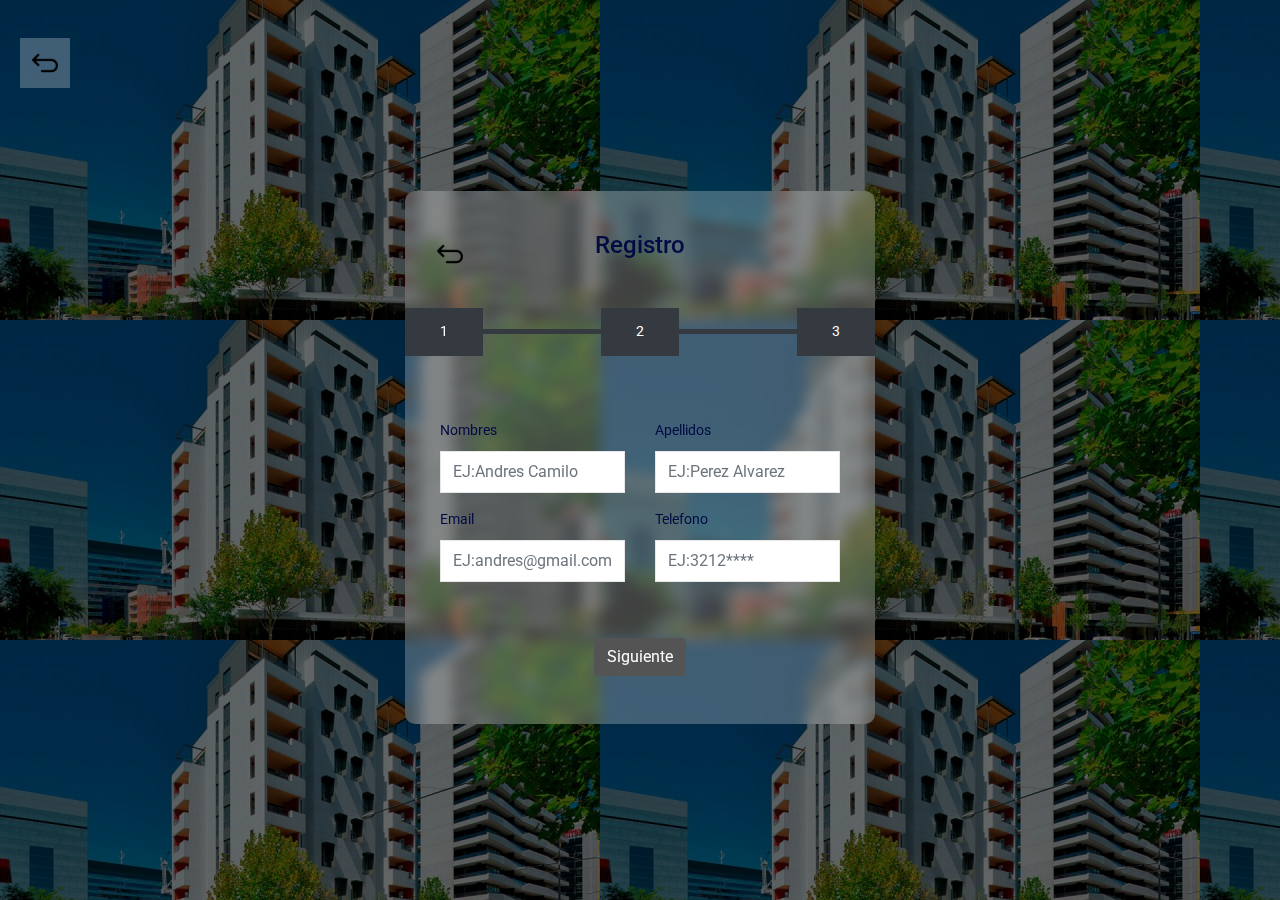
<file: Views/client-site/register-view.html>
<!DOCTYPE html>
<html lang="en">

<head>
    <meta charset="utf-8">
    <meta http-equiv="X-UA-Compatible" content="IE=edge">
    <meta name="viewport" content="width=device-width, initial-scale=1">

    <title>Servi-Apart</title>

    <!-- ================= Favicon ================== -->
    <!-- Standard -->
    <link rel="shortcut icon" href="http://placehold.it/64.png/000/fff">
    <!-- Retina iPad Touch Icon-->
    <link rel="apple-touch-icon" sizes="144x144" href="http://placehold.it/144.png/000/fff">
    <!-- Retina iPhone Touch Icon-->
    <link rel="apple-touch-icon" sizes="114x114" href="http://placehold.it/114.png/000/fff">
    <!-- Standard iPad Touch Icon-->
    <link rel="apple-touch-icon" sizes="72x72" href="http://placehold.it/72.png/000/fff">
    <!-- Standard iPhone Touch Icon-->
    <link rel="apple-touch-icon" sizes="57x57" href="http://placehold.it/57.png/000/fff">

    <!-- Styles -->
    <link href="../dashboard/css/lib/font-awesome.min.css" rel="stylesheet">
    <link href="../dashboard/css/lib/themify-icons.css" rel="stylesheet">
    <link href="../dashboard/css/lib/bootstrap.min.css" rel="stylesheet">
    <link href="../dashboard/css/lib/helper.css" rel="stylesheet">
    <link href="../dashboard/css/style.css" rel="stylesheet">
    <!-- BOOTSTRAP -->
    <link href="https://cdn.jsdelivr.net/npm/bootstrap@5.3.2/dist/css/bootstrap.min.css" rel="stylesheet"
        integrity="sha384-T3c6CoIi6uLrA9TneNEoa7RxnatzjcDSCmG1MXxSR1GAsXEV/Dwwykc2MPK8M2HN" crossorigin="anonymous">
    <!-- animatecss -->
    <link rel="stylesheet" href="https://cdnjs.cloudflare.com/ajax/libs/animate.css/4.1.1/animate.min.css" />
    <!-- CUSTOM CSS -->
    <link rel="stylesheet" href="../client-site/assets/css/signup.css">
</head>

<body>

    <div class="unix-login position-relative">
        <div id="return-home" role="button" class="  p-2 d-flex justify-content-center align-items-center mt-2 rounded-5 position-absolute return-arrow">
            <a href="../../index.html" class="d-flex justify-content-center"><img class="w-75 h-75" src="../client-site/assets/img/Return1.png" alt=""></a>
       
        </div>
        <div class="container-fluid">
            <div class="row justify-content-center">
                <div class="col-lg-6">
                    <div class="login-logo">
                        <a href="../../index.html"><span></span></a>
                    </div>
                    <div id="form-container"
                        class="bg-none h-auto w-75  rounded-3 d-flex justify-content-center position-relative flex-column">
                        <div role="button" id="return"
                            class="  p-2 d-flex justify-content-center align-items-center mt-2 rounded-5 position-absolute return-arrow">
                            <img class="w-75 h-75" src="../client-site/assets/img/Return1.png" alt="">
                        </div>
                        <h4 class=" p-2 fs-1 text-center mt-4 py-3">Registro</h4>
                        <div class="px-0 d-flex row mt-4 align-items-center w-100 mx-auto justify-content-center p-0"
                            id="progress-bar">
                            <div class="p-4 bg-dark  d-flex align-items-center justify-content-center rounded-5 col-2 text-white ball"
                                id="ball-one">
                                <div id="check-one"
                                    class="w-100 h-100 p-2 d-none align-items-center  position-absolute top-0 left-0 bg-success rounded-5">
                                    <img class="w-100 h-100 d-flex m-auto "
                                        src="../client-site/assets/img/check-icon.png" alt="">
                                </div>
                                1
                            </div>
                            <div class="progress col-3 p-0  bg-dark" style="height: 5px;" role="progressbar"
                                aria-label="Basic example" aria-valuenow="0" aria-valuemin="0" aria-valuemax="100">
                                <div id="progress-one" class="progress-bar bg-success " style="width: 0%"></div>
                            </div>
                            <div class="p-4 bg-dark col-2 rounded-5 text-white ball d-flex align-items-center justify-content-center"
                                id="ball-two">
                                <div id="check-two"
                                    class="w-100 h-100 p-2 d-none align-items-center  position-absolute top-0 left-0 bg-success rounded-5">
                                    <img class="w-100 h-100 d-flex m-auto "
                                        src="../client-site/assets/img/check-icon.png" alt="">
                                </div>
                                2
                            </div>
                            <div class="progress p-0 col-3 bg-dark" style="height: 5px;" role="progressbar"
                                aria-label="Basic example" aria-valuenow="0" aria-valuemin="0" aria-valuemax="100">
                                <div id="progress-two" class="progress-bar bg-success p-0 m-0" style="width: 0%"></div>
                            </div>
                            <div class="p-4 bg-dark col-2 rounded-5 text-white ball d-flex align-items-center justify-content-center"
                                id="ball-three">
                                3
                            </div>
                        </div>
                        <form class=" my-2 overflow-hidden" action="../../Controllers/registrarUserEx.php"
                            method="post">
                            <section id="art-content" style="width: 95%;" class="d-flex mx-auto">
                                <article id="first-art" class="row d-flex animate__animated  mx-auto mt-5 p-2">
                                    <div class="col-6 mb-3">
                                        <label for="" class="text-black fs-5">Nombres</label>
                                        <input class="d-block form-control" placeholder="EJ:Andres Camilo"
                                            name="nombres" type="text">
                                    </div>
                                    <div class="col-6 mb-3">
                                        <label for="" class="text-black fs-5">Apellidos</label>
                                        <input class="d-block form-control" placeholder="EJ:Perez Alvarez"
                                            name="apellidos" type="text">
                                    </div>
                                    <div class="col-6 mb-3">
                                        <label for="" class="text-black fs-5">Email</label>
                                        <input class="d-block form-control" placeholder="EJ:andres@gmail.com"
                                            name="email" type="email">
                                    </div>
                                    <div class="col-6 mb-3">
                                        <label for="" class="text-black fs-5">Telefono</label>
                                        <input class="d-block form-control" placeholder="EJ:3212****" name="telefono"
                                            type="text">
                                    </div>
                                </article>
                                <article id="second-art" class=" row d-none animate__animated   mx-auto mt-5 p-2">
                                    <div class="col-6 mb-3">
                                        <label for="" class="text-black fs-5">Identificacion</label>
                                        <input class="d-block form-control" placeholder="EJ:10023****"
                                            name="identificacion" type="text">
                                    </div>
                                    <div class="col-6 mb-3">
                                        <label for="" class="text-black fs-5">Tipo de identificacion</label>
                                        <input class="d-block form-control" list="doc-type" placeholder="EJ:CC"
                                            name="tipo_doc" type="text">
                                        <datalist id="doc-type">
                                            <option value="CC"></option>
                                            <option value="PASAPORTE"></option>
                                            <option value="CE"></option>
                                        </datalist>
                                    </div>
                                    <div class="col-6 mb-3">
                                        <label for="" class="text-black fs-5">Torre</label>
                                        <input class="d-block form-control" placeholder="EJ:4" name="torre" type="text">
                                    </div>
                                    <div class="col-6 mb-3">
                                        <label for="" class="text-black fs-5">Apartamento</label>
                                        <input class="d-block form-control" placeholder="EJ:v-12" name="apartamento"
                                            type="text">
                                    </div>
                                </article>
                                <article id="third-art" class=" row d-none animate__animated   mx-auto mt-5 p-2">
                                    <div class="col-6 mb-3">
                                        <label for="" class="text-black fs-5">Clave</label>
                                        <input class="d-block form-control" placeholder="EJ:****" name="clave"
                                            type="password">
                                    </div>
                                    <div class="col-6 mb-3">
                                        <label for="" class="text-black fs-5">Validar clave</label>
                                        <input class="d-block form-control" placeholder="EJ:****" name="clave2"
                                            type="password">
                                    </div>
                                </article>
                            </section>

                            <button id="submit-btn" type="submit"
                                class="btn btn-dark my-5 mx-auto d-none">Registrase</button>
                        </form>
                        <button id="next-btn" class="btn btn-dark my-4 mb-5 d-flex mx-auto">Siguiente</button>
                    </div>
                </div>
            </div>
        </div>
    </div>

    <script src="https://code.jquery.com/jquery-3.7.1.min.js"
        integrity="sha256-/JqT3SQfawRcv/BIHPThkBvs0OEvtFFmqPF/lYI/Cxo=" crossorigin="anonymous"></script>

    <script>
        let btnNext = document.getElementById("next-btn");
        let firstSection = document.getElementById("first-art");
        let secondSection = document.getElementById("second-art");
        let thirdSection = document.getElementById("third-art");
        let submitBtn = document.getElementById("submit-btn");
        let returnBtn = document.getElementById("return");
        let articlesContent = document.getElementById("art-content")
        let progressOne = document.getElementById("progress-one")
        let progressTwo = document.getElementById("progress-two")
        let checkOne = document.getElementById("check-one")
        let checkTwo = document.getElementById("check-two")

        function counter() {
            let count = 0;

            btnNext.addEventListener('click', () => {
                if (count <= 1) {
                    count++;

                }
                if (count == 1) {

                    setTimeout(() => {
                        firstSection.classList.replace('d-flex', 'd-none')
                        secondSection.classList.replace('d-none', 'd-flex')
                        thirdSection.classList.replace('d-flex', 'd-none')
                    }, 500);
                    progressOne.style.width = "100%"
                    checkOne.classList.replace('d-none', 'd-flex')
                }

                if (count == 2) {


                    setTimeout(() => {
                        firstSection.classList.replace('d-flex', 'd-none')
                        secondSection.classList.replace('d-flex', 'd-none')
                        thirdSection.classList.replace('d-none', 'd-flex')
                    }, 500);
                    progressTwo.style.width = "100%";
                    btnNext.classList.replace('d-flex', 'd-none')
                    submitBtn.classList.replace('d-none', 'd-flex')
                    checkTwo.classList.replace('d-none', 'd-flex')

                }
            })

            returnBtn.addEventListener('click', () => {
                if (count >= 1) {
                    count--;

                }

                if (count == 1) {


                    setTimeout(() => {
                        firstSection.classList.replace('d-flex', 'd-none')
                        secondSection.classList.replace('d-none', 'd-flex')
                        thirdSection.classList.replace('d-flex', 'd-none')
                    }, 500);
                    progressTwo.style.width = "0%"
                    submitBtn.classList.replace('d-flex', 'd-none')
                    btnNext.classList.replace('d-none', 'd-flex')
                }

                if (count == 0) {



                    setTimeout(() => {
                        firstSection.classList.replace('d-none', 'd-flex')
                        secondSection.classList.replace('d-flex', 'd-none')
                        thirdSection.classList.replace('d-flex', 'd-none')
                    }, 500);
                    progressOne.style.width = "0%";
                    checkTwo.classList.replace('d-flex', 'd-none')

                }
            })
        }

        counter()

    </script>
</body>


</html>
</file>
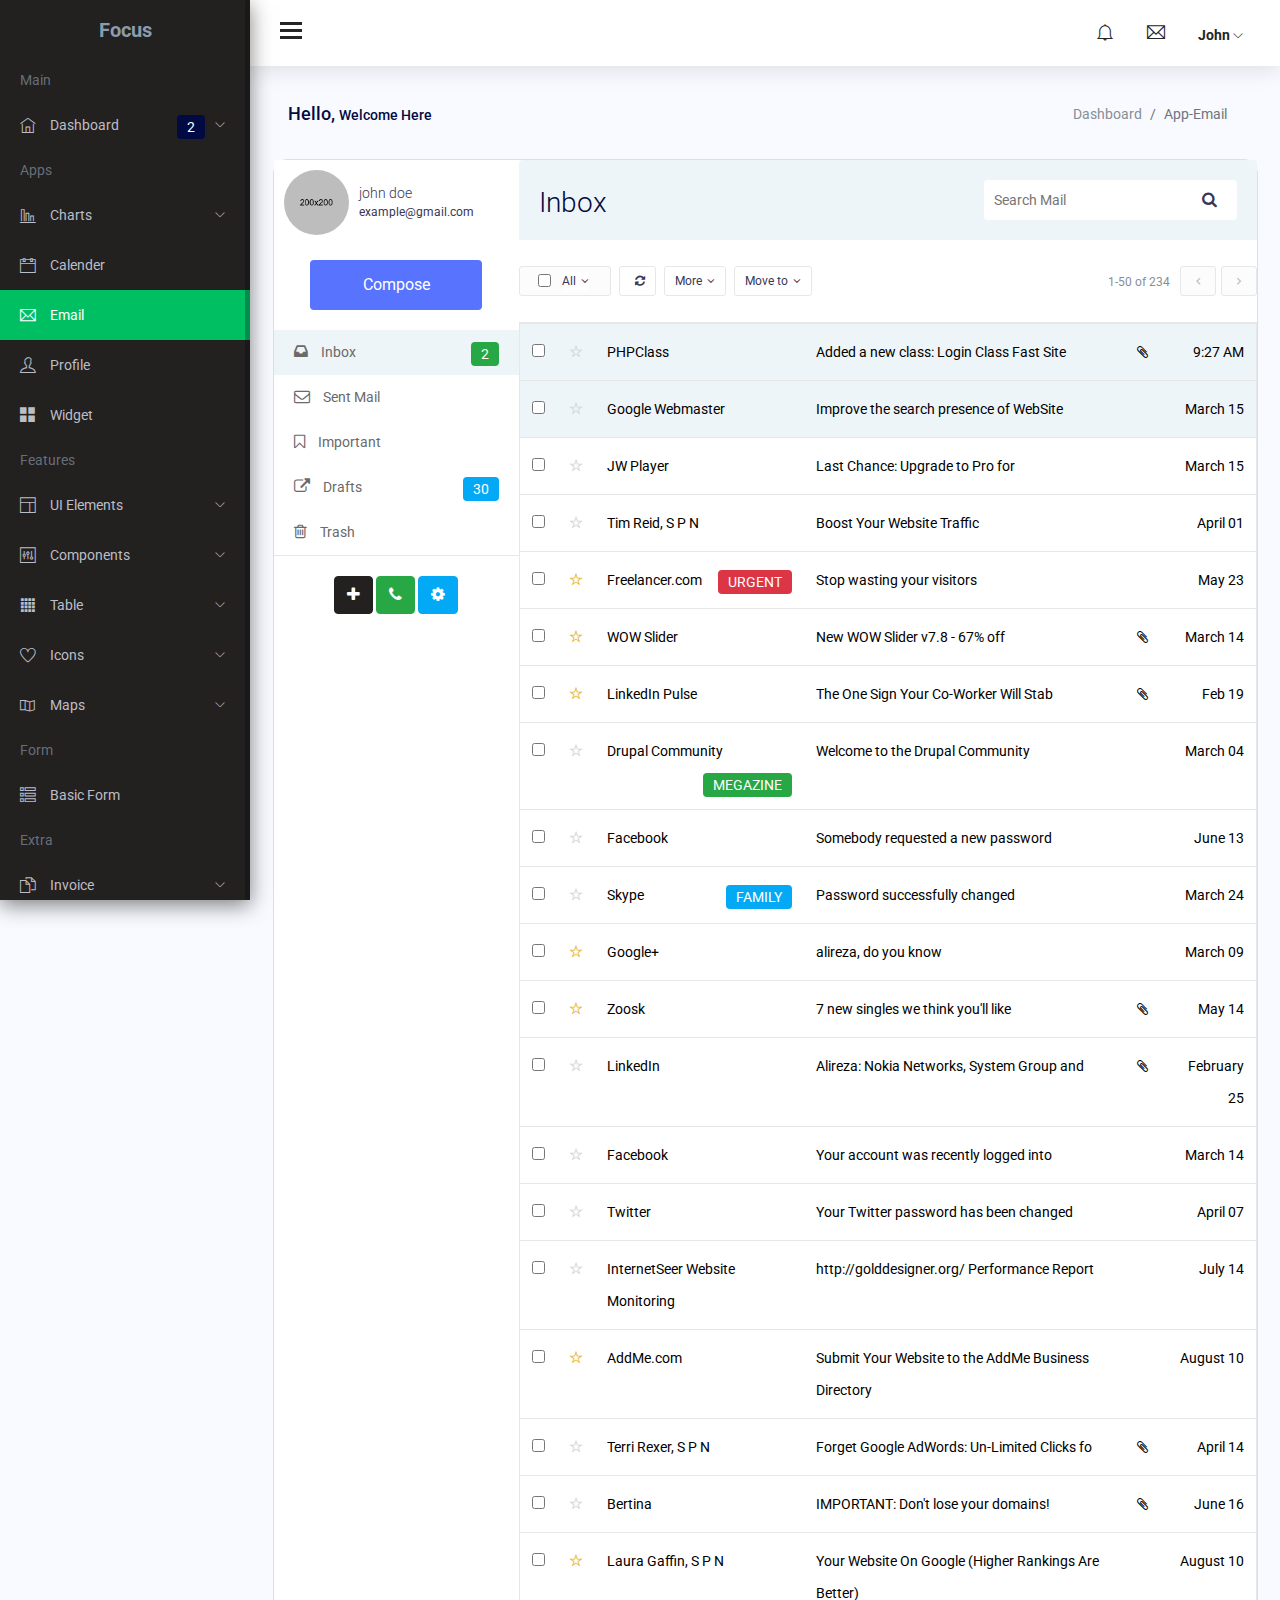
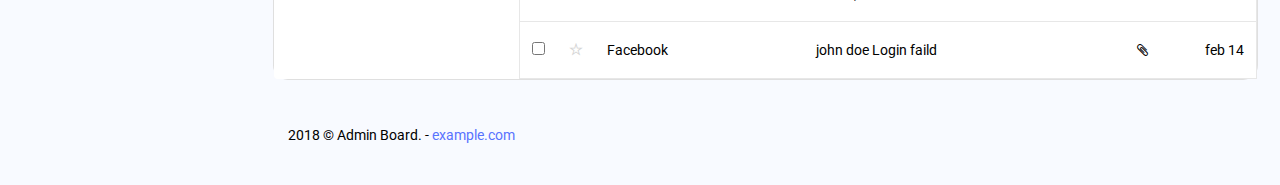
<file: Views/dashboard/app-email.html>
<!DOCTYPE html>
<html lang="en">

<head>
    <meta charset="utf-8">
    <meta http-equiv="X-UA-Compatible" content="IE=edge">
    <meta name="viewport" content="width=device-width, initial-scale=1">

    <title>Focus Admin Dashboard</title>

    <!-- ================= Favicon ================== -->
    <!-- Standard -->
    <link rel="shortcut icon" href="http://placehold.it/64.png/000/fff">
    <!-- Retina iPad Touch Icon-->
    <link rel="apple-touch-icon" sizes="144x144" href="http://placehold.it/144.png/000/fff">
    <!-- Retina iPhone Touch Icon-->
    <link rel="apple-touch-icon" sizes="114x114" href="http://placehold.it/114.png/000/fff">
    <!-- Standard iPad Touch Icon-->
    <link rel="apple-touch-icon" sizes="72x72" href="http://placehold.it/72.png/000/fff">
    <!-- Standard iPhone Touch Icon-->
    <link rel="apple-touch-icon" sizes="57x57" href="http://placehold.it/57.png/000/fff">


    <!-- Common -->
    <link href="css/lib/font-awesome.min.css" rel="stylesheet">
    <link href="css/lib/themify-icons.css" rel="stylesheet">
    <link href="css/lib/menubar/sidebar.css" rel="stylesheet">
    <link href="css/lib/bootstrap.min.css" rel="stylesheet">
    <link href="css/lib/helper.css" rel="stylesheet">
    <link href="css/style.css" rel="stylesheet">
</head>

<body>

    <div class="sidebar sidebar-hide-to-small sidebar-shrink sidebar-gestures">
      <div class="nano">
        <div class="nano-content">
          <div class="logo"><a href="index.html"><!-- <img src="images/logo.png" alt="" /> --><span>Focus</span></a></div>
          <ul>
            <li class="label">Main</li>
            <li><a class="sidebar-sub-toggle"><i class="ti-home"></i> Dashboard <span class="badge badge-primary">2</span> <span class="sidebar-collapse-icon ti-angle-down"></span></a>
              <ul>
                <li><a href="index.html">Dashboard 1</a></li>
                <li><a href="index.html">Dashboard 2</a></li>
                
                
                
              </ul>
            </li>

            <li class="label">Apps</li>
            <li><a class="sidebar-sub-toggle"><i class="ti-bar-chart-alt"></i>  Charts  <span class="sidebar-collapse-icon ti-angle-down"></span></a>
              <ul>
                <li><a href="chart-flot.html">Flot</a></li>
                <li><a href="chart-morris.html">Morris</a></li>
                <li><a href="chartjs.html">Chartjs</a></li>
                <li><a href="chartist.html">Chartist</a></li>
                <li><a href="chart-peity.html">Peity</a></li>
                <li><a href="chart-sparkline.html">Sparkle</a></li>
                <li><a href="chart-knob.html">Knob</a></li>
              </ul>
            </li>
            <li><a href="app-event-calender.html"><i class="ti-calendar"></i> Calender </a></li>
            <li><a href="app-email.html"><i class="ti-email"></i> Email</a></li>
            <li><a href="app-profile.html"><i class="ti-user"></i> Profile</a></li>
            <li><a href="app-widget-card.html"><i class="ti-layout-grid2-alt"></i> Widget</a></li>
            <li class="label">Features</li>
            <li><a class="sidebar-sub-toggle"><i class="ti-layout"></i> UI Elements <span class="sidebar-collapse-icon ti-angle-down"></span></a>
              <ul>
                <li><a href="ui-typography.html">Typography</a></li>
                <li><a href="ui-alerts.html">Alerts</a></li>

                <li><a href="ui-button.html">Button</a></li>
                <li><a href="ui-dropdown.html">Dropdown</a></li>

                <li><a href="ui-list-group.html">List Group</a></li>

                <li><a href="ui-progressbar.html">Progressbar</a></li>
                <li><a href="ui-tab.html">Tab</a></li>

              </ul>
            </li>
            <li><a class="sidebar-sub-toggle"><i class="ti-panel"></i> Components <span class="sidebar-collapse-icon ti-angle-down"></span></a>
              <ul>
                <li><a href="uc-calendar.html">Calendar</a></li>
                <li><a href="uc-carousel.html">Carousel</a></li>
                <li><a href="uc-weather.html">Weather</a></li>
                <li><a href="uc-datamap.html">Datamap</a></li>
                <li><a href="uc-todo-list.html">To do</a></li>
                <li><a href="uc-scrollable.html">Scrollable</a></li>
                <li><a href="uc-sweetalert.html">Sweet Alert</a></li>
                <li><a href="uc-toastr.html">Toastr</a></li>
                <li><a href="uc-range-slider-basic.html">Basic Range Slider</a></li>
                <li><a href="uc-range-slider-advance.html">Advance Range Slider</a></li>
                <li><a href="uc-nestable.html">Nestable</a></li>

                <li><a href="uc-rating-bar-rating.html">Bar Rating</a></li>
                <li><a href="uc-rating-jRate.html">jRate</a></li>
              </ul>
            </li>
            <li><a class="sidebar-sub-toggle"><i class="ti-layout-grid4-alt"></i> Table <span class="sidebar-collapse-icon ti-angle-down"></span></a>
              <ul>
                <li><a href="table-basic.html">Basic</a></li>

                <li><a href="table-export.html">Datatable Export</a></li>
                <li><a href="table-row-select.html">Datatable Row Select</a></li>
                <li><a href="table-jsgrid.html">Editable </a></li>
              </ul>
            </li>
            <li><a class="sidebar-sub-toggle"><i class="ti-heart"></i> Icons <span class="sidebar-collapse-icon ti-angle-down"></span></a>
              <ul>
                <li><a href="font-themify.html">Themify</a></li>
              </ul>
            </li>
            <li><a class="sidebar-sub-toggle"><i class="ti-map"></i> Maps <span class="sidebar-collapse-icon ti-angle-down"></span></a>
              <ul>
                <li><a href="gmaps.html">Basic</a></li>
                <li><a href="vector-map.html">Vector Map</a></li>
              </ul>
            </li>
            <li class="label">Form</li>
            <li><a href="form-basic.html"><i class="ti-view-list-alt"></i> Basic Form </a></li>
            <li class="label">Extra</li>
            <li><a class="sidebar-sub-toggle"><i class="ti-files"></i> Invoice <span class="sidebar-collapse-icon ti-angle-down"></span></a>
              <ul>
                <li><a href="invoice.html">Basic</a></li>
                <li><a href="invoice-editable.html">Editable</a></li>
              </ul>
            </li>
            <li><a class="sidebar-sub-toggle"><i class="ti-target"></i> Pages <span class="sidebar-collapse-icon ti-angle-down"></span></a>
              <ul>
                <li><a href="page-login.html">Login</a></li>
                <li><a href="page-register.html">Register</a></li>
                <li><a href="page-reset-password.html">Forgot password</a></li>
              </ul>
            </li>
            <li><a href="../documentation/index.html"><i class="ti-file"></i> Documentation</a></li>
            <li><a><i class="ti-close"></i> Logout</a></li>
          </ul>
        </div>
      </div>
    </div>
    <!-- /# sidebar -->


    <div class="header">
        <div class="container-fluid">
            <div class="row">
                <div class="col-lg-12">
                    <div class="float-left">
                        <div class="hamburger sidebar-toggle">
                            <span class="line"></span>
                            <span class="line"></span>
                            <span class="line"></span>
                        </div>
                    </div>
                    <div class="float-right">
                        <div class="dropdown dib">
                            <div class="header-icon" data-toggle="dropdown">
                                <i class="ti-bell"></i>
                                <div class="drop-down dropdown-menu dropdown-menu-right">
                                    <div class="dropdown-content-heading">
                                        <span class="text-left">Recent Notifications</span>
                                    </div>
                                    <div class="dropdown-content-body">
                                        <ul>
                                            <li>
                                                <a href="#">
                                                    <img class="pull-left m-r-10 avatar-img" src="images/avatar/3.jpg" alt="" />
                                                    <div class="notification-content">
                                                        <small class="notification-timestamp pull-right">02:34 PM</small>
                                                        <div class="notification-heading">Mr. John</div>
                                                        <div class="notification-text">5 members joined today </div>
                                                    </div>
                                                </a>
                                            </li>
                                            <li>
                                                <a href="#">
                                                    <img class="pull-left m-r-10 avatar-img" src="images/avatar/3.jpg" alt="" />
                                                    <div class="notification-content">
                                                        <small class="notification-timestamp pull-right">02:34 PM</small>
                                                        <div class="notification-heading">Mariam</div>
                                                        <div class="notification-text">likes a photo of you</div>
                                                    </div>
                                                </a>
                                            </li>
                                            <li>
                                                <a href="#">
                                                    <img class="pull-left m-r-10 avatar-img" src="images/avatar/3.jpg" alt="" />
                                                    <div class="notification-content">
                                                        <small class="notification-timestamp pull-right">02:34 PM</small>
                                                        <div class="notification-heading">Tasnim</div>
                                                        <div class="notification-text">Hi Teddy, Just wanted to let you ...</div>
                                                    </div>
                                                </a>
                                            </li>
                                            <li>
                                                <a href="#">
                                                    <img class="pull-left m-r-10 avatar-img" src="images/avatar/3.jpg" alt="" />
                                                    <div class="notification-content">
                                                        <small class="notification-timestamp pull-right">02:34 PM</small>
                                                        <div class="notification-heading">Mr. John</div>
                                                        <div class="notification-text">Hi Teddy, Just wanted to let you ...</div>
                                                    </div>
                                                </a>
                                            </li>
                                            <li class="text-center">
                                                <a href="#" class="more-link">See All</a>
                                            </li>
                                        </ul>
                                    </div>
                                </div>
                            </div>
                        </div>
                        <div class="dropdown dib">
                            <div class="header-icon" data-toggle="dropdown">
                                <i class="ti-email"></i>
                                <div class="drop-down dropdown-menu dropdown-menu-right">
                                    <div class="dropdown-content-heading">
                                        <span class="text-left">2 New Messages</span>
                                        <a href="email.html">
                                            <i class="ti-pencil-alt pull-right"></i>
                                        </a>
                                    </div>
                                    <div class="dropdown-content-body">
                                        <ul>
                                            <li class="notification-unread">
                                                <a href="#">
                                                    <img class="pull-left m-r-10 avatar-img" src="images/avatar/1.jpg" alt="" />
                                                    <div class="notification-content">
                                                        <small class="notification-timestamp pull-right">02:34 PM</small>
                                                        <div class="notification-heading">Michael Qin</div>
                                                        <div class="notification-text">Hi Teddy, Just wanted to let you ...</div>
                                                    </div>
                                                </a>
                                            </li>
                                            <li class="notification-unread">
                                                <a href="#">
                                                    <img class="pull-left m-r-10 avatar-img" src="images/avatar/2.jpg" alt="" />
                                                    <div class="notification-content">
                                                        <small class="notification-timestamp pull-right">02:34 PM</small>
                                                        <div class="notification-heading">Mr. John</div>
                                                        <div class="notification-text">Hi Teddy, Just wanted to let you ...</div>
                                                    </div>
                                                </a>
                                            </li>
                                            <li>
                                                <a href="#">
                                                    <img class="pull-left m-r-10 avatar-img" src="images/avatar/3.jpg" alt="" />
                                                    <div class="notification-content">
                                                        <small class="notification-timestamp pull-right">02:34 PM</small>
                                                        <div class="notification-heading">Michael Qin</div>
                                                        <div class="notification-text">Hi Teddy, Just wanted to let you ...</div>
                                                    </div>
                                                </a>
                                            </li>
                                            <li>
                                                <a href="#">
                                                    <img class="pull-left m-r-10 avatar-img" src="images/avatar/2.jpg" alt="" />
                                                    <div class="notification-content">
                                                        <small class="notification-timestamp pull-right">02:34 PM</small>
                                                        <div class="notification-heading">Mr. John</div>
                                                        <div class="notification-text">Hi Teddy, Just wanted to let you ...</div>
                                                    </div>
                                                </a>
                                            </li>
                                            <li class="text-center">
                                                <a href="#" class="more-link">See All</a>
                                            </li>
                                        </ul>
                                    </div>
                                </div>
                            </div>
                        </div>
                        <div class="dropdown dib">
                            <div class="header-icon" data-toggle="dropdown">
                                <span class="user-avatar">John
                                    <i class="ti-angle-down f-s-10"></i>
                                </span>
                                <div class="drop-down dropdown-profile dropdown-menu dropdown-menu-right">
                                    <div class="dropdown-content-heading">
                                        <span class="text-left">Upgrade Now</span>
                                        <p class="trial-day">30 Days Trail</p>
                                    </div>
                                    <div class="dropdown-content-body">
                                        <ul>
                                            <li>
                                                <a href="#">
                                                    <i class="ti-user"></i>
                                                    <span>Profile</span>
                                                </a>
                                            </li>

                                            <li>
                                                <a href="#">
                                                    <i class="ti-email"></i>
                                                    <span>Inbox</span>
                                                </a>
                                            </li>
                                            <li>
                                                <a href="#">
                                                    <i class="ti-settings"></i>
                                                    <span>Setting</span>
                                                </a>
                                            </li>

                                            <li>
                                                <a href="#">
                                                    <i class="ti-lock"></i>
                                                    <span>Lock Screen</span>
                                                </a>
                                            </li>
                                            <li>
                                                <a href="#">
                                                    <i class="ti-power-off"></i>
                                                    <span>Logout</span>
                                                </a>
                                            </li>
                                        </ul>
                                    </div>
                                </div>
                            </div>
                        </div>
                    </div>
                </div>
            </div>
        </div>
    </div>



    <div class="content-wrap">
      <div class="main">
        <div class="container-fluid">
          <div class="row">
            <div class="col-lg-8 p-r-0 title-margin-right">
              <div class="page-header">
                <div class="page-title">
                  <h1>Hello, <span>Welcome Here</span></h1>
                </div>
              </div>
            </div>
            <!-- /# column -->
            <div class="col-lg-4 p-l-0 title-margin-left">
              <div class="page-header">
                <div class="page-title">
                  <ol class="breadcrumb">
                    <li class="breadcrumb-item"><a href="#">Dashboard</a></li>
                    <li class="breadcrumb-item active">App-Email</li>
                  </ol>
                </div>
              </div>
            </div>
            <!-- /# column -->
          </div>
          <!-- /# row -->
          <div class="main-content">
            <div class="row">
              <div class="col-lg-12">
                <div class="card">
                  <div class="card-body">
                    <div class="compose-email">
                      <div class="mail-box">
                        <aside class="sm-side">
                          <div class="user-head">
                            <a class="inbox-avatar" href="javascript:;">
                                                        <img src="images/user.jpg" alt="">
                                                    </a>
                            <div class="user-name">
                              <h5><a href="#">john doe</a></h5>
                              <span><a href="#">example@gmail.com</a></span>
                            </div>
                          </div>
                          <div class="inbox-body text-center">
                            <a href="#myModal" data-toggle="modal" title="Compose" class="btn btn-compose"> Compose</a>
                            <!-- Modal -->
                            <div aria-hidden="true" role="dialog" tabindex="-1" id="myModal" class="modal fade">
                              <div class="modal-dialog">
                                <div class="modal-content text-left">
                                  <div class="modal-header">
                                    <button aria-hidden="true" data-dismiss="modal" class="close" type="button"><i class="ti-close"></i></button>
                                    <h4 class="modal-title">Compose</h4>
                                  </div>
                                  <div class="modal-body">
                                    <form class="form-horizontal">
                                      <div class="form-group">
                                        <label class="col-lg-2 control-label">To</label>
                                        <div class="col-lg-10">
                                          <input type="text" placeholder="" id="inputEmail1" class="form-control">
                                        </div>
                                      </div>
                                      <div class="form-group">
                                        <label class="col-lg-2 control-label">Cc / Bcc</label>
                                        <div class="col-lg-10">
                                          <input type="text" placeholder="" id="cc" class="form-control">
                                        </div>
                                      </div>
                                      <div class="form-group">
                                        <label class="col-lg-2 control-label">Subject</label>
                                        <div class="col-lg-10">
                                          <input type="text" placeholder="" id="inputPassword1" class="form-control">
                                        </div>
                                      </div>
                                      <div class="form-group">
                                        <label class="col-lg-2 control-label">Message</label>
                                        <div class="col-lg-10">
                                          <textarea rows="10" cols="30" class="form-control" id="texarea1" name="texarea"></textarea>
                                        </div>
                                      </div>

                                      <div class="form-group">
                                        <div class="col-lg-offset-2 col-lg-10">
                                          <span class="btn green fileinput-button"><i class="fa fa-plus fa fa-white"></i>
																	<span>Attachment</span>
                                          <input type="file" name="files[]" multiple="">
                                          </span>
                                          <button class="btn btn-primary" type="submit">Send</button>
                                        </div>
                                      </div>
                                    </form>
                                  </div>
                                </div>
                                <!-- /.modal-content -->
                              </div>
                              <!-- /.modal-dialog -->
                            </div>
                            <!-- /.modal -->
                          </div>
                          <ul class="inbox-nav inbox-divider">
                            <li class="breadcrumb-item active">
                              <a href="#"><i class="fa fa-inbox"></i> Inbox <span class="badge badge-success pull-right m-t-12">2</span></a>
                            </li>
                            <li>
                              <a href="#"><i class="fa fa-envelope-o"></i> Sent Mail</a>
                            </li>
                            <li>
                              <a href="#"><i class="fa fa-bookmark-o"></i> Important</a>
                            </li>
                            <li>
                              <a href="#"><i class=" fa fa-external-link"></i> Drafts <span class="badge badge-info pull-right m-t-12">30</span></a>
                            </li>
                            <li>
                              <a href="#"><i class=" fa fa-trash-o"></i> Trash</a>
                            </li>
                          </ul>


                          <div class="inbox-body text-center">
                            <div class="btn-group">
                              <a class="btn mini btn-primary" href="javascript:;">
                                                            <i class="fa fa-plus"></i>
                                                        </a>
                            </div>
                            <div class="btn-group">
                              <a class="btn mini btn-success" href="javascript:;">
                                                            <i class="fa fa-phone"></i>
                                                        </a>
                            </div>
                            <div class="btn-group">
                              <a class="btn mini btn-info" href="javascript:;">
                                                            <i class="fa fa-cog"></i>
                                                        </a>
                            </div>
                          </div>

                        </aside>
                        <aside class="lg-side">
                          <div class="inbox-head">
                            <h3 class="input-text">Inbox</h3>
                            <form action="#" class="pull-right position">
                              <div class="input-append inner-append">
                                <input type="text" class="sr-input" placeholder="Search Mail">
                                <button class="btn sr-btn append-btn" type="button"><i class="fa fa-search"></i></button>
                              </div>
                            </form>
                          </div>
                          <div class="mail-option">
                            <div class="chk-all chk-group">
                              <input type="checkbox" class="mail-checkbox mail-group-checkbox" id="checkAll" />
                              <div class="btn-group">
                                <a data-toggle="dropdown" href="#" class="btn mini all m-l-10" aria-expanded="false">All<i class="fa fa-angle-down "></i></a>
                                <ul class="card-option-dropdown dropdown-menu">
                                  <li><a href="#"> None</a></li>
                                  <li><a href="#"> Read</a></li>
                                  <li><a href="#"> Unread</a></li>
                                </ul>
                              </div>
                            </div>

                            <div class="btn-group">
                              <a data-original-title="Refresh" data-placement="top" data-toggle="dropdown" href="#" class="btn mini tooltips">
                                                            <i class=" fa fa-refresh"></i>
                                                        </a>
                            </div>
                            <div class="btn-group hidden-phone">
                              <a data-toggle="dropdown" href="#" class="btn mini blue" aria-expanded="false"> More<i class="fa fa-angle-down "></i></a>

                              <ul class="card-option-dropdown dropdown-menu">
                                <li><a href="#"><i class="ti-pencil"></i> Mark as Read</a></li>
                                <li><a href="#"><i class="ti-menu-alt"></i>Spam</a></li>
                                <li><a href="#"><i class="ti-trash"></i>Delete</a></li>
                              </ul>
                            </div>
                            <div class="btn-group">
                              <a data-toggle="dropdown" href="#" class="btn mini blue">Move to<i class="fa fa-angle-down "></i></a>
                              <ul class="card-option-dropdown dropdown-menu">
                                <li><a href="#">Draft</a></li>
                                <li><a href="#">Spam</a></li>
                                <li><a href="#"> Delete</a></li>
                              </ul>
                            </div>

                            <ul class="unstyled inbox-pagination pagination-list">
                              <li><span>1-50 of 234</span></li>
                              <li>
                                <a class="np-btn" href="#"><i class="fa fa-angle-left  pagination-left"></i></a>
                              </li>
                              <li>
                                <a class="np-btn" href="#"><i class="fa fa-angle-right pagination-right"></i></a>
                              </li>
                            </ul>
                          </div>
                          <div class="table-responsive">
                            <table class="table table-inbox table-hover table-responsive">
                              <tbody>
                                <tr class="unread">
                                  <td class="inbox-small-cells">
                                    <input type="checkbox" class="mail-checkbox">
                                  </td>
                                  <td class="inbox-small-cells"><i class="ti-star"></i></td>
                                  <td class="view-message  dont-show">PHPClass</td>
                                  <td class="view-message ">Added a new class: Login Class Fast Site</td>
                                  <td class="view-message  inbox-small-cells"><i class="fa fa-paperclip"></i></td>
                                  <td class="view-message  text-right">9:27 AM</td>
                                </tr>
                                <tr class="unread">
                                  <td class="inbox-small-cells">
                                    <input type="checkbox" class="mail-checkbox">
                                  </td>
                                  <td class="inbox-small-cells"><i class="ti-star"></i></td>
                                  <td class="view-message dont-show">Google Webmaster </td>
                                  <td class="view-message">Improve the search presence of WebSite</td>
                                  <td class="view-message inbox-small-cells"></td>
                                  <td class="view-message text-right">March 15</td>
                                </tr>
                                <tr class="">
                                  <td class="inbox-small-cells">
                                    <input type="checkbox" class="mail-checkbox">
                                  </td>
                                  <td class="inbox-small-cells"><i class="ti-star"></i></td>
                                  <td class="view-message dont-show">JW Player</td>
                                  <td class="view-message">Last Chance: Upgrade to Pro for </td>
                                  <td class="view-message inbox-small-cells"></td>
                                  <td class="view-message text-right">March 15</td>
                                </tr>
                                <tr class="">
                                  <td class="inbox-small-cells">
                                    <input type="checkbox" class="mail-checkbox">
                                  </td>
                                  <td class="inbox-small-cells"><i class="ti-star"></i></td>
                                  <td class="view-message dont-show">Tim Reid, S P N</td>
                                  <td class="view-message">Boost Your Website Traffic</td>
                                  <td class="view-message inbox-small-cells"></td>
                                  <td class="view-message text-right">April 01</td>
                                </tr>
                                <tr class="">
                                  <td class="inbox-small-cells">
                                    <input type="checkbox" class="mail-checkbox">
                                  </td>
                                  <td class="inbox-small-cells"><i class="ti-star inbox-started"></i></td>
                                  <td class="view-message dont-show">Freelancer.com <span class="badge badge-danger pull-right m-t-6">urgent</span></td>
                                  <td class="view-message">Stop wasting your visitors </td>
                                  <td class="view-message inbox-small-cells"></td>
                                  <td class="view-message text-right">May 23</td>
                                </tr>
                                <tr class="">
                                  <td class="inbox-small-cells">
                                    <input type="checkbox" class="mail-checkbox">
                                  </td>
                                  <td class="inbox-small-cells"><i class="ti-star inbox-started"></i></td>
                                  <td class="view-message dont-show">WOW Slider </td>
                                  <td class="view-message">New WOW Slider v7.8 - 67% off</td>
                                  <td class="view-message inbox-small-cells"><i class="fa fa-paperclip"></i></td>
                                  <td class="view-message text-right">March 14</td>
                                </tr>
                                <tr class="">
                                  <td class="inbox-small-cells">
                                    <input type="checkbox" class="mail-checkbox">
                                  </td>
                                  <td class="inbox-small-cells"><i class="ti-star inbox-started"></i></td>
                                  <td class="view-message dont-show">LinkedIn Pulse</td>
                                  <td class="view-message">The One Sign Your Co-Worker Will Stab</td>
                                  <td class="view-message inbox-small-cells"><i class="fa fa-paperclip"></i></td>
                                  <td class="view-message text-right">Feb 19</td>
                                </tr>
                                <tr class="">
                                  <td class="inbox-small-cells">
                                    <input type="checkbox" class="mail-checkbox">
                                  </td>
                                  <td class="inbox-small-cells"><i class="ti-star"></i></td>
                                  <td class="view-message dont-show">Drupal Community<span class="badge badge-success pull-right m-t-6">megazine</span></td>
                                  <td class="view-message view-message">Welcome to the Drupal Community</td>
                                  <td class="view-message inbox-small-cells"></td>
                                  <td class="view-message text-right">March 04</td>
                                </tr>
                                <tr class="">
                                  <td class="inbox-small-cells">
                                    <input type="checkbox" class="mail-checkbox">
                                  </td>
                                  <td class="inbox-small-cells"><i class="ti-star"></i></td>
                                  <td class="view-message dont-show">Facebook</td>
                                  <td class="view-message view-message">Somebody requested a new password </td>
                                  <td class="view-message inbox-small-cells"></td>
                                  <td class="view-message text-right">June 13</td>
                                </tr>
                                <tr class="">
                                  <td class="inbox-small-cells">
                                    <input type="checkbox" class="mail-checkbox">
                                  </td>
                                  <td class="inbox-small-cells"><i class="ti-star"></i></td>
                                  <td class="view-message dont-show">Skype <span class="badge badge-info pull-right m-t-6">family</span></td>
                                  <td class="view-message view-message">Password successfully changed</td>
                                  <td class="view-message inbox-small-cells"></td>
                                  <td class="view-message text-right">March 24</td>
                                </tr>
                                <tr class="">
                                  <td class="inbox-small-cells">
                                    <input type="checkbox" class="mail-checkbox">
                                  </td>
                                  <td class="inbox-small-cells"><i class="ti-star inbox-started"></i></td>
                                  <td class="view-message dont-show">Google+</td>
                                  <td class="view-message">alireza, do you know</td>
                                  <td class="view-message inbox-small-cells"></td>
                                  <td class="view-message text-right">March 09</td>
                                </tr>
                                <tr class="">
                                  <td class="inbox-small-cells">
                                    <input type="checkbox" class="mail-checkbox">
                                  </td>
                                  <td class="inbox-small-cells"><i class="ti-star inbox-started"></i></td>
                                  <td class="dont-show">Zoosk </td>
                                  <td class="view-message">7 new singles we think you'll like</td>
                                  <td class="view-message inbox-small-cells"><i class="fa fa-paperclip"></i></td>
                                  <td class="view-message text-right">May 14</td>
                                </tr>
                                <tr class="">
                                  <td class="inbox-small-cells">
                                    <input type="checkbox" class="mail-checkbox">
                                  </td>
                                  <td class="inbox-small-cells"><i class="ti-star"></i></td>
                                  <td class="view-message dont-show">LinkedIn </td>
                                  <td class="view-message">Alireza: Nokia Networks, System Group and </td>
                                  <td class="view-message inbox-small-cells"><i class="fa fa-paperclip"></i></td>
                                  <td class="view-message text-right">February 25</td>
                                </tr>
                                <tr class="">
                                  <td class="inbox-small-cells">
                                    <input type="checkbox" class="mail-checkbox">
                                  </td>
                                  <td class="inbox-small-cells"><i class="ti-star"></i></td>
                                  <td class="dont-show">Facebook</td>
                                  <td class="view-message view-message">Your account was recently logged into</td>
                                  <td class="view-message inbox-small-cells"></td>
                                  <td class="view-message text-right">March 14</td>
                                </tr>
                                <tr class="">
                                  <td class="inbox-small-cells">
                                    <input type="checkbox" class="mail-checkbox">
                                  </td>
                                  <td class="inbox-small-cells"><i class="ti-star"></i></td>
                                  <td class="view-message dont-show">Twitter</td>
                                  <td class="view-message">Your Twitter password has been changed</td>
                                  <td class="view-message inbox-small-cells"></td>
                                  <td class="view-message text-right">April 07</td>
                                </tr>
                                <tr class="">
                                  <td class="inbox-small-cells">
                                    <input type="checkbox" class="mail-checkbox">
                                  </td>
                                  <td class="inbox-small-cells"><i class="ti-star"></i></td>
                                  <td class="view-message dont-show">InternetSeer Website Monitoring</td>
                                  <td class="view-message">http://golddesigner.org/ Performance Report</td>
                                  <td class="view-message inbox-small-cells"></td>
                                  <td class="view-message text-right">July 14</td>
                                </tr>
                                <tr class="">
                                  <td class="inbox-small-cells">
                                    <input type="checkbox" class="mail-checkbox">
                                  </td>
                                  <td class="inbox-small-cells"><i class="ti-star inbox-started"></i></td>
                                  <td class="view-message dont-show">AddMe.com</td>
                                  <td class="view-message">Submit Your Website to the AddMe Business Directory</td>
                                  <td class="view-message inbox-small-cells"></td>
                                  <td class="view-message text-right">August 10</td>
                                </tr>
                                <tr class="">
                                  <td class="inbox-small-cells">
                                    <input type="checkbox" class="mail-checkbox">
                                  </td>
                                  <td class="inbox-small-cells"><i class="ti-star"></i></td>
                                  <td class="view-message dont-show">Terri Rexer, S P N</td>
                                  <td class="view-message view-message">Forget Google AdWords: Un-Limited Clicks fo</td>
                                  <td class="view-message inbox-small-cells"><i class="fa fa-paperclip"></i></td>
                                  <td class="view-message text-right">April 14</td>
                                </tr>
                                <tr class="">
                                  <td class="inbox-small-cells">
                                    <input type="checkbox" class="mail-checkbox">
                                  </td>
                                  <td class="inbox-small-cells"><i class="ti-star"></i></td>
                                  <td class="view-message dont-show">Bertina </td>
                                  <td class="view-message">IMPORTANT: Don't lose your domains!</td>
                                  <td class="view-message inbox-small-cells"><i class="fa fa-paperclip"></i></td>
                                  <td class="view-message text-right">June 16</td>
                                </tr>
                                <tr class="">
                                  <td class="inbox-small-cells">
                                    <input type="checkbox" class="mail-checkbox">
                                  </td>
                                  <td class="inbox-small-cells"><i class="ti-star inbox-started"></i></td>
                                  <td class="view-message dont-show">Laura Gaffin, S P N </td>
                                  <td class="view-message">Your Website On Google (Higher Rankings Are Better)</td>
                                  <td class="view-message inbox-small-cells"></td>
                                  <td class="view-message text-right">August 10</td>
                                </tr>
                                <tr class="">
                                  <td class="inbox-small-cells">
                                    <input type="checkbox" class="mail-checkbox">
                                  </td>
                                  <td class="inbox-small-cells"><i class="ti-star"></i></td>
                                  <td class="view-message dont-show">Facebook</td>
                                  <td class="view-message view-message">john doe Login faild</td>
                                  <td class="view-message inbox-small-cells"><i class="fa fa-paperclip"></i></td>
                                  <td class="view-message text-right">feb 14</td>
                                </tr>
                              </tbody>
                            </table>
                          </div>

                        </aside>
                      </div>
                    </div>
                  </div>
                </div>
              </div>
            </div>
            <div class="row">
              <div class="col-lg-12">
                <div class="footer">
                  <p>2018 © Admin Board. - <a href="#">example.com</a></p>
                </div>
              </div>
            </div>
          </div>
        </div>
      </div>
    </div>



    



    <!-- Common -->
    <script src="js/lib/jquery.min.js"></script>
    <script src="js/lib/jquery.nanoscroller.min.js"></script>
    <script src="js/lib/menubar/sidebar.js"></script>
    <script src="js/lib/preloader/pace.min.js"></script>
    <script src="js/lib/bootstrap.min.js"></script>
    <script src="js/scripts.js"></script>

</body>

</html>
</file>
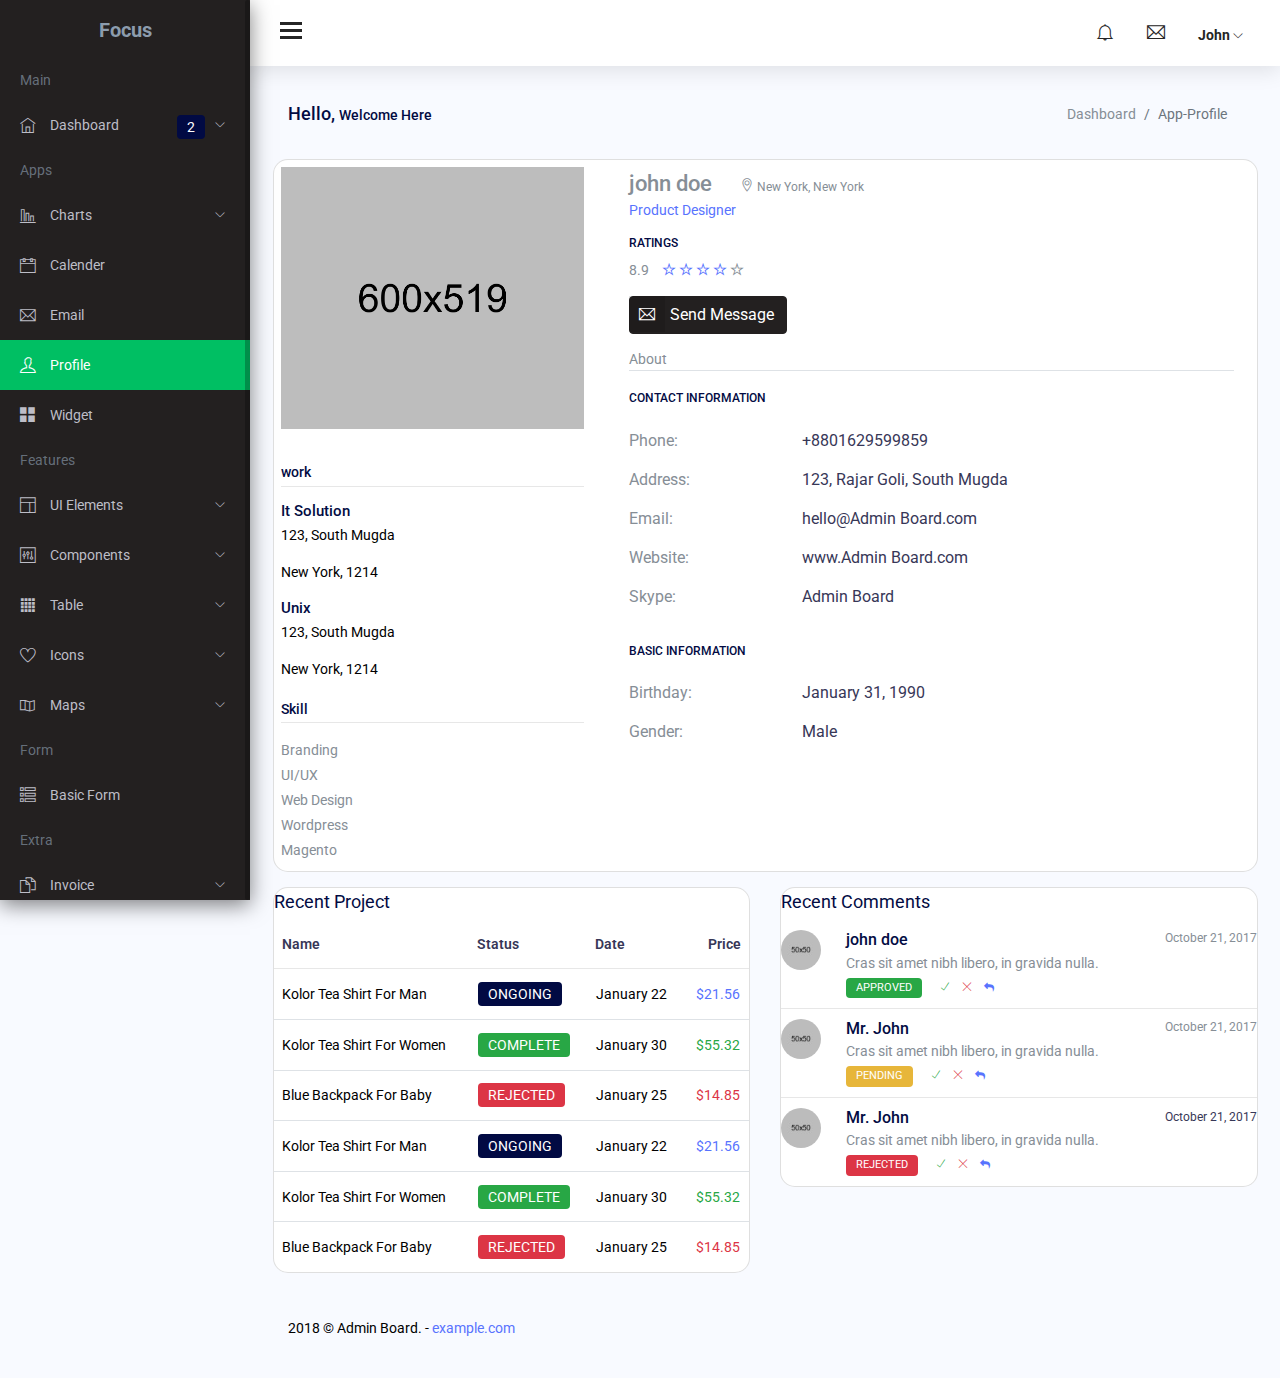
<file: Views/dashboard/app-profile.html>
<!DOCTYPE html>
<html lang="en">

<head>
    <meta charset="utf-8">
    <meta http-equiv="X-UA-Compatible" content="IE=edge">
    <meta name="viewport" content="width=device-width, initial-scale=1">

    <title>Focus Admin Dashboard</title>

    <!-- ================= Favicon ================== -->
    <!-- Standard -->
    <link rel="shortcut icon" href="http://placehold.it/64.png/000/fff">
    <!-- Retina iPad Touch Icon-->
    <link rel="apple-touch-icon" sizes="144x144" href="http://placehold.it/144.png/000/fff">
    <!-- Retina iPhone Touch Icon-->
    <link rel="apple-touch-icon" sizes="114x114" href="http://placehold.it/114.png/000/fff">
    <!-- Standard iPad Touch Icon-->
    <link rel="apple-touch-icon" sizes="72x72" href="http://placehold.it/72.png/000/fff">
    <!-- Standard iPhone Touch Icon-->
    <link rel="apple-touch-icon" sizes="57x57" href="http://placehold.it/57.png/000/fff">   

    <!-- Common -->
    <link href="css/lib/font-awesome.min.css" rel="stylesheet">
    <link href="css/lib/themify-icons.css" rel="stylesheet">
    <link href="css/lib/menubar/sidebar.css" rel="stylesheet">
    <link href="css/lib/bootstrap.min.css" rel="stylesheet">
    <link href="css/lib/helper.css" rel="stylesheet">
    <link href="css/style.css" rel="stylesheet">
</head>

<body>
  <div class="sidebar sidebar-hide-to-small sidebar-shrink sidebar-gestures">
    <div class="nano">
      <div class="nano-content">
        <div class="logo">
          <a href="index.html">
            <!-- <img src="images/logo.png" alt="" /> -->
            <span>Focus</span>
          </a>
        </div>
        <ul>
          <li class="label">Main</li>
          <li>
            <a class="sidebar-sub-toggle">
              <i class="ti-home"></i> Dashboard
              <span class="badge badge-primary">2</span>
              <span class="sidebar-collapse-icon ti-angle-down"></span>
            </a>
            <ul>
              <li>
                <a href="index.html">Dashboard 1</a>
              </li>
              <li>
                <a href="index.html">Dashboard 2</a>
              </li>



            </ul>
          </li>

          <li class="label">Apps</li>
          <li>
            <a class="sidebar-sub-toggle">
              <i class="ti-bar-chart-alt"></i> Charts
              <span class="sidebar-collapse-icon ti-angle-down"></span>
            </a>
            <ul>
              <li>
                <a href="chart-flot.html">Flot</a>
              </li>
              <li>
                <a href="chart-morris.html">Morris</a>
              </li>
              <li>
                <a href="chartjs.html">Chartjs</a>
              </li>
              <li>
                <a href="chartist.html">Chartist</a>
              </li>
              <li>
                <a href="chart-peity.html">Peity</a>
              </li>
              <li>
                <a href="chart-sparkline.html">Sparkle</a>
              </li>
              <li>
                <a href="chart-knob.html">Knob</a>
              </li>
            </ul>
          </li>
          <li>
            <a href="app-event-calender.html">
              <i class="ti-calendar"></i> Calender </a>
          </li>
          <li>
            <a href="app-email.html">
              <i class="ti-email"></i> Email</a>
          </li>
          <li>
            <a href="app-profile.html">
              <i class="ti-user"></i> Profile</a>
          </li>
          <li>
            <a href="app-widget-card.html">
              <i class="ti-layout-grid2-alt"></i> Widget</a>
          </li>
          <li class="label">Features</li>
          <li>
            <a class="sidebar-sub-toggle">
              <i class="ti-layout"></i> UI Elements
              <span class="sidebar-collapse-icon ti-angle-down"></span>
            </a>
            <ul>
              <li>
                <a href="ui-typography.html">Typography</a>
              </li>
              <li>
                <a href="ui-alerts.html">Alerts</a>
              </li>

              <li>
                <a href="ui-button.html">Button</a>
              </li>
              <li>
                <a href="ui-dropdown.html">Dropdown</a>
              </li>

              <li>
                <a href="ui-list-group.html">List Group</a>
              </li>

              <li>
                <a href="ui-progressbar.html">Progressbar</a>
              </li>
              <li>
                <a href="ui-tab.html">Tab</a>
              </li>

            </ul>
          </li>
          <li>
            <a class="sidebar-sub-toggle">
              <i class="ti-panel"></i> Components
              <span class="sidebar-collapse-icon ti-angle-down"></span>
            </a>
            <ul>
              <li>
                <a href="uc-calendar.html">Calendar</a>
              </li>
              <li>
                <a href="uc-carousel.html">Carousel</a>
              </li>
              <li>
                <a href="uc-weather.html">Weather</a>
              </li>
              <li>
                <a href="uc-datamap.html">Datamap</a>
              </li>
              <li>
                <a href="uc-todo-list.html">To do</a>
              </li>
              <li>
                <a href="uc-scrollable.html">Scrollable</a>
              </li>
              <li>
                <a href="uc-sweetalert.html">Sweet Alert</a>
              </li>
              <li>
                <a href="uc-toastr.html">Toastr</a>
              </li>
              <li>
                <a href="uc-range-slider-basic.html">Basic Range Slider</a>
              </li>
              <li>
                <a href="uc-range-slider-advance.html">Advance Range Slider</a>
              </li>
              <li>
                <a href="uc-nestable.html">Nestable</a>
              </li>

              <li>
                <a href="uc-rating-bar-rating.html">Bar Rating</a>
              </li>
              <li>
                <a href="uc-rating-jRate.html">jRate</a>
              </li>
            </ul>
          </li>
          <li>
            <a class="sidebar-sub-toggle">
              <i class="ti-layout-grid4-alt"></i> Table
              <span class="sidebar-collapse-icon ti-angle-down"></span>
            </a>
            <ul>
              <li>
                <a href="table-basic.html">Basic</a>
              </li>

              <li>
                <a href="table-export.html">Datatable Export</a>
              </li>
              <li>
                <a href="table-row-select.html">Datatable Row Select</a>
              </li>
              <li>
                <a href="table-jsgrid.html">Editable </a>
              </li>
            </ul>
          </li>
          <li>
            <a class="sidebar-sub-toggle">
              <i class="ti-heart"></i> Icons
              <span class="sidebar-collapse-icon ti-angle-down"></span>
            </a>
            <ul>
              <li>
                <a href="font-themify.html">Themify</a>
              </li>
            </ul>
          </li>
          <li>
            <a class="sidebar-sub-toggle">
              <i class="ti-map"></i> Maps
              <span class="sidebar-collapse-icon ti-angle-down"></span>
            </a>
            <ul>
              <li>
                <a href="gmaps.html">Basic</a>
              </li>
              <li>
                <a href="vector-map.html">Vector Map</a>
              </li>
            </ul>
          </li>
          <li class="label">Form</li>
          <li>
            <a href="form-basic.html">
              <i class="ti-view-list-alt"></i> Basic Form </a>
          </li>
          <li class="label">Extra</li>
          <li>
            <a class="sidebar-sub-toggle">
              <i class="ti-files"></i> Invoice
              <span class="sidebar-collapse-icon ti-angle-down"></span>
            </a>
            <ul>
              <li>
                <a href="invoice.html">Basic</a>
              </li>
              <li>
                <a href="invoice-editable.html">Editable</a>
              </li>
            </ul>
          </li>
          <li>
            <a class="sidebar-sub-toggle">
              <i class="ti-target"></i> Pages
              <span class="sidebar-collapse-icon ti-angle-down"></span>
            </a>
            <ul>
              <li>
                <a href="page-login.html">Login</a>
              </li>
              <li>
                <a href="page-register.html">Register</a>
              </li>
              <li>
                <a href="page-reset-password.html">Forgot password</a>
              </li>
            </ul>
          </li>
          <li>
            <a href="../documentation/index.html">
              <i class="ti-file"></i> Documentation</a>
          </li>
          <li>
            <a>
              <i class="ti-close"></i> Logout</a>
          </li>
        </ul>
      </div>
    </div>
  </div>
  <!-- /# sidebar -->


  <div class="header">
    <div class="container-fluid">
      <div class="row">
        <div class="col-lg-12">
          <div class="float-left">
            <div class="hamburger sidebar-toggle">
              <span class="line"></span>
              <span class="line"></span>
              <span class="line"></span>
            </div>
          </div>
          <div class="float-right">
            <div class="dropdown dib">
              <div class="header-icon" data-toggle="dropdown">
                <i class="ti-bell"></i>
                <div class="drop-down dropdown-menu dropdown-menu-right">
                  <div class="dropdown-content-heading">
                    <span class="text-left">Recent Notifications</span>
                  </div>
                  <div class="dropdown-content-body">
                    <ul>
                      <li>
                        <a href="#">
                          <img class="pull-left m-r-10 avatar-img" src="images/avatar/3.jpg" alt="" />
                          <div class="notification-content">
                            <small class="notification-timestamp pull-right">02:34 PM</small>
                            <div class="notification-heading">Mr. John</div>
                            <div class="notification-text">5 members joined today </div>
                          </div>
                        </a>
                      </li>
                      <li>
                        <a href="#">
                          <img class="pull-left m-r-10 avatar-img" src="images/avatar/3.jpg" alt="" />
                          <div class="notification-content">
                            <small class="notification-timestamp pull-right">02:34 PM</small>
                            <div class="notification-heading">Mariam</div>
                            <div class="notification-text">likes a photo of you</div>
                          </div>
                        </a>
                      </li>
                      <li>
                        <a href="#">
                          <img class="pull-left m-r-10 avatar-img" src="images/avatar/3.jpg" alt="" />
                          <div class="notification-content">
                            <small class="notification-timestamp pull-right">02:34 PM</small>
                            <div class="notification-heading">Tasnim</div>
                            <div class="notification-text">Hi Teddy, Just wanted to let you ...</div>
                          </div>
                        </a>
                      </li>
                      <li>
                        <a href="#">
                          <img class="pull-left m-r-10 avatar-img" src="images/avatar/3.jpg" alt="" />
                          <div class="notification-content">
                            <small class="notification-timestamp pull-right">02:34 PM</small>
                            <div class="notification-heading">Mr. John</div>
                            <div class="notification-text">Hi Teddy, Just wanted to let you ...</div>
                          </div>
                        </a>
                      </li>
                      <li class="text-center">
                        <a href="#" class="more-link">See All</a>
                      </li>
                    </ul>
                  </div>
                </div>
              </div>
            </div>
            <div class="dropdown dib">
              <div class="header-icon" data-toggle="dropdown">
                <i class="ti-email"></i>
                <div class="drop-down dropdown-menu dropdown-menu-right">
                  <div class="dropdown-content-heading">
                    <span class="text-left">2 New Messages</span>
                    <a href="email.html">
                      <i class="ti-pencil-alt pull-right"></i>
                    </a>
                  </div>
                  <div class="dropdown-content-body">
                    <ul>
                      <li class="notification-unread">
                        <a href="#">
                          <img class="pull-left m-r-10 avatar-img" src="images/avatar/1.jpg" alt="" />
                          <div class="notification-content">
                            <small class="notification-timestamp pull-right">02:34 PM</small>
                            <div class="notification-heading">Michael Qin</div>
                            <div class="notification-text">Hi Teddy, Just wanted to let you ...</div>
                          </div>
                        </a>
                      </li>
                      <li class="notification-unread">
                        <a href="#">
                          <img class="pull-left m-r-10 avatar-img" src="images/avatar/2.jpg" alt="" />
                          <div class="notification-content">
                            <small class="notification-timestamp pull-right">02:34 PM</small>
                            <div class="notification-heading">Mr. John</div>
                            <div class="notification-text">Hi Teddy, Just wanted to let you ...</div>
                          </div>
                        </a>
                      </li>
                      <li>
                        <a href="#">
                          <img class="pull-left m-r-10 avatar-img" src="images/avatar/3.jpg" alt="" />
                          <div class="notification-content">
                            <small class="notification-timestamp pull-right">02:34 PM</small>
                            <div class="notification-heading">Michael Qin</div>
                            <div class="notification-text">Hi Teddy, Just wanted to let you ...</div>
                          </div>
                        </a>
                      </li>
                      <li>
                        <a href="#">
                          <img class="pull-left m-r-10 avatar-img" src="images/avatar/2.jpg" alt="" />
                          <div class="notification-content">
                            <small class="notification-timestamp pull-right">02:34 PM</small>
                            <div class="notification-heading">Mr. John</div>
                            <div class="notification-text">Hi Teddy, Just wanted to let you ...</div>
                          </div>
                        </a>
                      </li>
                      <li class="text-center">
                        <a href="#" class="more-link">See All</a>
                      </li>
                    </ul>
                  </div>
                </div>
              </div>
            </div>
            <div class="dropdown dib">
              <div class="header-icon" data-toggle="dropdown">
                <span class="user-avatar">John
                  <i class="ti-angle-down f-s-10"></i>
                </span>
                <div class="drop-down dropdown-profile dropdown-menu dropdown-menu-right">
                  <div class="dropdown-content-heading">
                    <span class="text-left">Upgrade Now</span>
                    <p class="trial-day">30 Days Trail</p>
                  </div>
                  <div class="dropdown-content-body">
                    <ul>
                      <li>
                        <a href="#">
                          <i class="ti-user"></i>
                          <span>Profile</span>
                        </a>
                      </li>

                      <li>
                        <a href="#">
                          <i class="ti-email"></i>
                          <span>Inbox</span>
                        </a>
                      </li>
                      <li>
                        <a href="#">
                          <i class="ti-settings"></i>
                          <span>Setting</span>
                        </a>
                      </li>

                      <li>
                        <a href="#">
                          <i class="ti-lock"></i>
                          <span>Lock Screen</span>
                        </a>
                      </li>
                      <li>
                        <a href="#">
                          <i class="ti-power-off"></i>
                          <span>Logout</span>
                        </a>
                      </li>
                    </ul>
                  </div>
                </div>
              </div>
            </div>
          </div>
        </div>
      </div>
    </div>
  </div>



  <div class="content-wrap">
    <div class="main">
      <div class="container-fluid">
        <div class="row">
          <div class="col-lg-8 p-r-0 title-margin-right">
            <div class="page-header">
              <div class="page-title">
                <h1>Hello,
                  <span>Welcome Here</span>
                </h1>
              </div>
            </div>
          </div>
          <!-- /# column -->
          <div class="col-lg-4 p-l-0 title-margin-left">
            <div class="page-header">
              <div class="page-title">
                <ol class="breadcrumb">
                  <li class="breadcrumb-item">
                    <a href="#">Dashboard</a>
                  </li>
                  <li class="breadcrumb-item active">App-Profile</li>
                </ol>
              </div>
            </div>
          </div>
          <!-- /# column -->
        </div>
        <!-- /# row -->
        <section id="main-content">
          <div class="row">
            <div class="col-lg-12">
              <div class="card">
                <div class="card-body">
                  <div class="user-profile">
                    <div class="row">
                      <div class="col-lg-4">
                        <div class="user-photo m-b-30">
                          <img class="img-fluid" src="images/user-profile.jpg" alt="" />
                        </div>
                        <div class="user-work">
                          <h4>work</h4>
                          <div class="work-content">
                            <h3>It Solution </h3>
                            <p>123, South Mugda</p>
                            <p>New York, 1214</p>
                          </div>
                          <div class="work-content">
                            <h3>Unix</h3>
                            <p>123, South Mugda</p>
                            <p>New York, 1214</p>
                          </div>
                        </div>
                        <div class="user-skill">
                          <h4>Skill</h4>
                          <ul>
                            <li>
                              <a href="#">Branding</a>
                            </li>
                            <li>
                              <a href="#">UI/UX</a>
                            </li>
                            <li>
                              <a href="#">Web Design</a>
                            </li>
                            <li>
                              <a href="#">Wordpress</a>
                            </li>
                            <li>
                              <a href="#">Magento</a>
                            </li>
                          </ul>
                        </div>
                      </div>
                      <div class="col-lg-8">
                        <div class="user-profile-name">john doe</div>
                        <div class="user-Location">
                          <i class="ti-location-pin"></i> New York, New York</div>
                        <div class="user-job-title">Product Designer</div>
                        <div class="ratings">
                          <h4>Ratings</h4>
                          <div class="rating-star">
                            <span>8.9</span>
                            <i class="ti-star color-primary"></i>
                            <i class="ti-star color-primary"></i>
                            <i class="ti-star color-primary"></i>
                            <i class="ti-star color-primary"></i>
                            <i class="ti-star"></i>
                          </div>
                        </div>
                        <div class="user-send-message">
                          <button class="btn btn-primary btn-addon" type="button">
                            <i class="ti-email"></i>Send Message</button>
                        </div>
                        <div class="custom-tab user-profile-tab">
                          <ul class="nav nav-tabs" role="tablist">
                            <li role="presentation" class="active">
                              <a href="#1" aria-controls="1" role="tab" data-toggle="tab">About</a>
                            </li>
                          </ul>
                          <div class="tab-content">
                            <div role="tabpanel" class="tab-pane active" id="1">
                              <div class="contact-information">
                                <h4>Contact information</h4>
                                <div class="phone-content">
                                  <span class="contact-title">Phone:</span>
                                  <span class="phone-number">+8801629599859</span>
                                </div>
                                <div class="address-content">
                                  <span class="contact-title">Address:</span>
                                  <span class="mail-address">123, Rajar Goli, South Mugda</span>
                                </div>
                                <div class="email-content">
                                  <span class="contact-title">Email:</span>
                                  <span class="contact-email">hello@Admin Board.com</span>
                                </div>
                                <div class="website-content">
                                  <span class="contact-title">Website:</span>
                                  <span class="contact-website">www.Admin Board.com</span>
                                </div>
                                <div class="skype-content">
                                  <span class="contact-title">Skype:</span>
                                  <span class="contact-skype">Admin Board</span>
                                </div>
                              </div>
                              <div class="basic-information">
                                <h4>Basic information</h4>
                                <div class="birthday-content">
                                  <span class="contact-title">Birthday:</span>
                                  <span class="birth-date">January 31, 1990 </span>
                                </div>
                                <div class="gender-content">
                                  <span class="contact-title">Gender:</span>
                                  <span class="gender">Male</span>
                                </div>
                              </div>
                            </div>
                          </div>
                        </div>
                      </div>
                    </div>
                  </div>
                </div>
              </div>
            </div>
          </div>
          <!-- /# row -->
          <div class="row">
            <div class="col-lg-6">
              <div class="card">
                <div class="card-title">
                  <h4>Recent Project </h4>

                </div>
                <div class="card-body">
                  <div class="table-responsive">
                    <table class="table table-hover ">
                      <thead>
                        <tr>
                          <th>Name</th>
                          <th>Status</th>
                          <th>Date</th>
                          <th>Price</th>
                        </tr>
                      </thead>
                      <tbody>
                        <tr>
                          <td>Kolor Tea Shirt For Man</td>
                          <td>
                            <span class="badge badge-primary">Ongoing</span>
                          </td>
                          <td>January 22</td>
                          <td class="color-primary">$21.56</td>
                        </tr>
                        <tr>
                          <td>Kolor Tea Shirt For Women</td>
                          <td>
                            <span class="badge badge-success">Complete</span>
                          </td>
                          <td>January 30</td>
                          <td class="color-success">$55.32</td>
                        </tr>
                        <tr>
                          <td>Blue Backpack For Baby</td>
                          <td>
                            <span class="badge badge-danger">Rejected</span>
                          </td>
                          <td>January 25</td>
                          <td class="color-danger">$14.85</td>
                        </tr>
                        <tr>
                          <td>Kolor Tea Shirt For Man</td>
                          <td>
                            <span class="badge badge-primary">Ongoing</span>
                          </td>
                          <td>January 22</td>
                          <td class="color-primary">$21.56</td>
                        </tr>
                        <tr>
                          <td>Kolor Tea Shirt For Women</td>
                          <td>
                            <span class="badge badge-success">Complete</span>
                          </td>
                          <td>January 30</td>
                          <td class="color-success">$55.32</td>
                        </tr>
                        <tr>
                          <td>Blue Backpack For Baby</td>
                          <td>
                            <span class="badge badge-danger">Rejected</span>
                          </td>
                          <td>January 25</td>
                          <td class="color-danger">$14.85</td>
                        </tr>
                      </tbody>
                    </table>
                  </div>
                </div>
              </div>
            </div>
            <!-- /# column -->
            <div class="col-lg-6">
              <div class="card">
                <div class="card-title">
                  <h4>Recent Comments </h4>

                </div>
                <div class="recent-comment">
                  <div class="media">
                    <div class="media-left">
                      <a href="#">
                        <img class="media-object" src="images/avatar/1.jpg" alt="...">
                      </a>
                    </div>
                    <div class="media-body">
                      <h4 class="media-heading">john doe</h4>
                      <p>Cras sit amet nibh libero, in gravida nulla. </p>
                      <div class="comment-action">
                        <div class="badge badge-success">Approved</div>
                        <span class="m-l-10">
                          <a href="#">
                            <i class="ti-check color-success"></i>
                          </a>
                          <a href="#">
                            <i class="ti-close color-danger"></i>
                          </a>
                          <a href="#">
                            <i class="fa fa-reply color-primary"></i>
                          </a>
                        </span>
                      </div>
                      <p class="comment-date">October 21, 2017</p>
                    </div>
                  </div>
                  <div class="media">
                    <div class="media-left">
                      <a href="#">
                        <img class="media-object" src="images/avatar/2.jpg" alt="...">
                      </a>
                    </div>
                    <div class="media-body">
                      <h4 class="media-heading">Mr. John</h4>
                      <p>Cras sit amet nibh libero, in gravida nulla. </p>
                      <div class="comment-action">
                        <div class="badge badge-warning">Pending</div>
                        <span class="m-l-10">
                          <a href="#">
                            <i class="ti-check color-success"></i>
                          </a>
                          <a href="#">
                            <i class="ti-close color-danger"></i>
                          </a>
                          <a href="#">
                            <i class="fa fa-reply color-primary"></i>
                          </a>
                        </span>
                      </div>
                      <p class="comment-date">October 21, 2017</p>
                    </div>
                  </div>
                  <div class="media no-border">
                    <div class="media-left">
                      <a href="#">
                        <img class="media-object" src="images/avatar/3.jpg" alt="...">
                      </a>
                    </div>
                    <div class="media-body">
                      <h4 class="media-heading">Mr. John</h4>
                      <p>Cras sit amet nibh libero, in gravida nulla. </p>
                      <div class="comment-action">
                        <div class="badge badge-danger">Rejected</div>
                        <span class="m-l-10">
                          <a href="#">
                            <i class="ti-check color-success"></i>
                          </a>
                          <a href="#">
                            <i class="ti-close color-danger"></i>
                          </a>
                          <a href="#">
                            <i class="fa fa-reply color-primary"></i>
                          </a>
                        </span>
                      </div>
                      <div class="comment-date">October 21, 2017</div>
                    </div>
                  </div>
                </div>
              </div>
              <!-- /# card -->
            </div>
            <!-- /# column -->
          </div>
          <div class="row">
            <div class="col-lg-12">
              <div class="footer">
                <p>2018 © Admin Board. -
                  <a href="#">example.com</a>
                </p>
              </div>
            </div>
          </div>
        </section>
      </div>
    </div>
  </div>







    <!-- Common -->
    <script src="js/lib/jquery.min.js"></script>
    <script src="js/lib/jquery.nanoscroller.min.js"></script>
    <script src="js/lib/menubar/sidebar.js"></script>
    <script src="js/lib/preloader/pace.min.js"></script>
    <script src="js/lib/bootstrap.min.js"></script>
    <script src="js/scripts.js"></script>

</body>

</html>
</file>
<file: Views/client-site/assets/css/style.css>
@import url("https://fonts.googleapis.com/css2?family=Dosis:wght@300&family=Fugaz+One&family=Montserrat:ital,wght@0,100;0,200;0,300;0,400;0,500;0,600;1,100;1,200;1,300;1,400;1,500&family=Open+Sans:wght@500&display=swap");
@import url('https://fonts.googleapis.com/css2?family=Dosis:wght@300&family=Fugaz+One&family=Montserrat:ital,wght@0,100;0,200;0,300;0,400;0,500;0,600;1,100;1,200;1,300;1,400;1,500&family=Open+Sans:wght@500&family=Poppins:wght@100;200;300;400;500&display=swap');

* {
  font-family: 'Montserrat', sans-serif;
}


body {
  color: #444444;
  
}

a {
  color: #00bf63;
  text-decoration: none;
}

a:hover {
  color: #ffd584;
  text-decoration: none;
}

h1,
h2,
h3,
h4,
h5,
h6 {
  font-family: 'Poppins', sans-serif;
}

.card-publi{
 
  padding: 20px;
  border-radius: 30px;
  box-shadow: 0 5px 20px rgba(0, 0, 0, 0.1);
  margin-left: 70px;
 
  
  
  
}


/*--------------------------------------------------------------
# Back to top button
--------------------------------------------------------------*/
.back-to-top {
  position: fixed;
  visibility: hidden;
  opacity: 0;
  right: 15px;
  bottom: 15px;
  z-index: 996;
  background: #00bf63;
  width: 40px;
  height: 40px;
  border-radius: 4px;
  transition: all 0.4s;
}

.back-to-top i {
  font-size: 28px;
  color: #232020;
  line-height: 0;
}

.back-to-top:hover {
  background: #232020;
}

.back-to-top:hover i {
  color: #00bf63;
}

.back-to-top.active {
  visibility: visible;
  opacity: 1;
}

/*--------------------------------------------------------------
# Preloader
--------------------------------------------------------------*/
#preloader {
  position: fixed;
  top: 0;
  left: 0;
  right: 0;
  bottom: 0;
  z-index: 9999;
  overflow: hidden;
  background: #232020;
}

#preloader:before {
  content: "";
  position: fixed;
  top: calc(50% - 0px);
  left: calc(50% - 30px);
  border: 6px solid #00bf63;
  border-top-color: #232020;
  border-bottom-color: #232020;
  border-radius: 50%;
  width: 60px;
  height: 60px;
  animation: animate-preloader 1s linear infinite;
}

@keyframes animate-preloader {
  0% {
    transform: rotate(0deg);
  }

  100% {
    transform: rotate(360deg);
  }
}

/*--------------------------------------------------------------
# Disable aos animation delay on mobile devices
--------------------------------------------------------------*/
@media screen and (max-width: 768px) {
  [data-aos-delay] {
    transition-delay: 0 !important;
  }
}

/*--------------------------------------------------------------
# Header
--------------------------------------------------------------*/
#header {
  transition: all 0.5s;
  z-index: 997;
  padding: 15px 0;
}

#header.header-scrolled,
#header.header-inner-pages {
  background: rgba(0, 0, 0, 0.8);
}

#header .logo {
  font-size: 32px;
  margin: 0;
  padding: 0;
  line-height: 1;
  font-weight: 700;
  letter-spacing: 2px;
  text-transform: uppercase;
}

#header .logo a {
  color: #fff;
}

#header .logo a span {
  color: #00bf63;
}

#header .logo img {
  max-height: 40px;
}

/*--------------------------------------------------------------
#  Get Startet Button
--------------------------------------------------------------*/
.get-started-btn {
  color: #fff;
  border-radius: 4px;
  padding: 7px 25px 8px 25px;
  white-space: nowrap;
  transition: 0.3s;
  font-size: 14px;
  display: inline-block;
  border: 2px solid #00bf63;
  margin-left: 10px;
}

.login {
  margin-left: 50px;
}

.botones {
  justify-content: space-around;
}

.nav-link.get-started-btn:hover {
  background-color: #00bf63;
  color: black;
}

@media (max-width: 1100px) {
  .get-started-btn {
    padding: 7px 20px 8px 20px;
    margin-right: 10px;
    margin-top: 10px;
  }

  .login {
    margin: 0 10px 0 10px;
  }
}

/*--------------------------------------------------------------
# Navigation Menu
--------------------------------------------------------------*/
/**
* Desktop Navigation 
*/
.navbar {
  padding: 0;
}

.navbar ul {
  margin: 0;
  padding: 0;
  display: flex;
  list-style: none;
  align-items: center;
}

.navbar li {
  position: relative;
}

.navbar a,
.navbar a:focus {
  display: flex;
  align-items: center;
  justify-content: space-between;
  padding: 10px 20px;
  font-size: 15px;
  font-weight: 600;
  color: #fff;
  white-space: nowrap;
  transition: 0.3s;
}

.navbar a i,
.navbar a:focus i {
  font-size: 12px;
  line-height: 0;
  margin-left: 5px;
}

.navbar a:hover,
.navbar .active,
.navbar .active:focus,
.navbar li:hover > a {
  color: #00bf63;
}

.navbar .dropdown ul {
  display: block;
  position: absolute;
  left: 14px;
  top: calc(100% + 30px);
  margin: 0;
  padding: 10px 0;
  z-index: 99;
  opacity: 0;
  visibility: hidden;
  background: #fff;
  box-shadow: 0px 0px 30px rgba(127, 137, 161, 0.25);
  transition: 0.3s;
}

.navbar .dropdown ul li {
  min-width: 200px;
}

.navbar .dropdown ul a {
  padding: 10px 20px;
  font-size: 14px;
  text-transform: none;
  color: #232020;
  font-weight: 400;
}

.navbar .dropdown ul a i {
  font-size: 12px;
}

.navbar .dropdown ul a:hover,
.navbar .dropdown ul .active:hover,
.navbar .dropdown ul li:hover > a {
  background-color: #00bf63;
}

.navbar .dropdown:hover > ul {
  opacity: 1;
  top: 100%;
  visibility: visible;
}

.navbar .dropdown .dropdown ul {
  top: 0;
  left: calc(100% - 30px);
  visibility: hidden;
}

.navbar .dropdown .dropdown:hover > ul {
  opacity: 1;
  top: 0;
  left: 100%;
  visibility: visible;
}

@media (max-width: 1366px) {
  .navbar .dropdown .dropdown ul {
    left: -90%;
  }

  .navbar .dropdown .dropdown:hover > ul {
    left: -100%;
  }
}

/**
* Mobile Navigation 
*/
.mobile-nav-toggle {
  color: #fff;
  font-size: 28px;
  cursor: pointer;
  display: none;
  line-height: 0;
  transition: 0.5s;
}

@media (max-width: 1100px) {
  .mobile-nav-toggle {
    display: block;
  }

  .navbar ul {
    display: none;
  }
}

.navbar-mobile {
  position: fixed;
  overflow: hidden;
  top: 0;
  right: 0;
  left: 0;
  bottom: 0;
  background: rgba(0, 0, 0, 0.9);
  transition: 0.3s;
  z-index: 999;
}

.navbar-mobile .mobile-nav-toggle {
  position: absolute;
  top: 15px;
  right: 15px;
}

.navbar-mobile ul {
  display: block;
  position: absolute;
  top: 55px;
  right: 15px;
  bottom: 15px;
  left: 15px;
  padding: 10px 0;
  background-color: #fff;
  overflow-y: auto;
  transition: 0.3s;
}

.navbar-mobile a,
.navbar-mobile a:focus {
  padding: 10px 20px;
  font-size: 15px;
  color: #232020;
}

.navbar-mobile a:hover,
.navbar-mobile .active,
.navbar-mobile li:hover > a {
  color: #232020;
  background-color: #00bf63;
}

.navbar-mobile .getstarted,
.navbar-mobile .getstarted:focus {
  margin: 15px;
}

.navbar-mobile .dropdown ul {
  position: static;
  display: none;
  margin: 10px 20px;
  padding: 10px 0;
  z-index: 99;
  opacity: 1;
  visibility: visible;
  background: #fff;
  box-shadow: 0px 0px 30px rgba(127, 137, 161, 0.25);
}

.navbar-mobile .dropdown ul li {
  min-width: 200px;
}

.navbar-mobile .dropdown ul a {
  padding: 10px 20px;
  color: #232020;
}

.navbar-mobile .dropdown ul a i {
  font-size: 12px;
}

.navbar-mobile .dropdown ul a:hover,
.navbar-mobile .dropdown ul .active:hover,
.navbar-mobile .dropdown ul li:hover > a {
  background-color: #00bf63;
}

.navbar-mobile .dropdown > .dropdown-active {
  display: block;
}

/*--------------------------------------------------------------
# Hero Section
--------------------------------------------------------------*/
#hero {
  width: 100%;
  height: 100vh;
  background: url("../img/jamie-street-XcmVu1ZMv6M-unsplash.jpg") top center;
  background-size: cover;
  position: relative;
}

#hero:before {
  content: "";
  background: rgba(0, 0, 0, 0.6);
  position: absolute;
  bottom: 0;
  top: 0;
  left: 0;
  right: 0;
}

#hero .container {
  position: relative;
  padding-top: 74px;
  text-align: center;
}

#hero h1 {
  margin: 0;
  font-size: 56px;
  font-weight: 700;
  line-height: 64px;
  color: #fff;
  font-family: "Poppins", sans-serif;
}

#hero h1 span {
  color: #00bf63;
}

#hero h2 {
  color: rgba(255, 255, 255, 0.9);
  margin: 10px 0 0 0;
  font-size: 24px;
}

#hero .icon-box {
  padding: 30px 20px;
  border: 1px solid #00bf63;
  background-color: #00bf630c;
  height: 100%;
  text-align: center;
}

#hero .icon-box i {
  font-size: 32px;
  line-height: 1;
  color: #00bf63;
}

#hero .icon-box h3 {
  font-weight: 700;
  margin: 10px 0 0 0;
  padding: 0;
  line-height: 1;
  font-size: 20px;
  line-height: 26px;
}

#hero .icon-box h3 a {
  color: #fff;
  transition: ease-in-out 0.3s;
}

#hero .icon-box:hover{
  border-color: #ff914d;
  background-color: #ff914d49;
}

.col-xl-2.col-md-4:hover .icon-box svg {
  fill: #ff914d; /* Color del icono al hacer hover */
}


@media (min-width: 1024px) {
  #hero {
    background-attachment: fixed;
  }
}

@media (max-width: 768px) {
  #hero {
    height: auto;
  }

  #hero h1 {
    font-size: 28px;
    line-height: 36px;
  }

  #hero h2 {
    font-size: 20px;
    line-height: 24px;
  }

}

/*--------------------------------------------------------------
# Sections General
--------------------------------------------------------------*/
section {
  padding: 60px 0;
  overflow: hidden;
}


.section-title h2 {
  font-size: 14px;
  font-weight: 500;
  padding: 0;
  line-height: 1px;
  margin: 0 0 5px 0;
  letter-spacing: 2px;
  text-transform: uppercase;
  color: #aaaaaa;
  font-family: "Poppins", sans-serif;
}

.section-title h2::after {
  content: "";
  width: 120px;
  height: 1px;
  display: inline-block;
  background: #ffde9e;
  margin: 4px 10px;
}

.section-title p {
  margin: 0;
  margin: 0;
  font-size: 36px;
  font-weight: 700;
  text-transform: uppercase;
  font-family: "Poppins", sans-serif;
  color: #232020;
}

/*--------------------------------------------------------------
# About
--------------------------------------------------------------*/
.about .content h3 {
  font-weight: 700;
  font-size: 28px;
  font-family: "Poppins", sans-serif;
}

.about .content ul {
  list-style: none;
  padding: 0;
}

.about .content ul li {
  padding: 0 0 8px 26px;
  position: relative;
}

.about .content ul i {
  position: absolute;
  font-size: 20px;
  left: 0;
  top: -3px;
  color: #ff914d;
}

.about .content p:last-child {
  margin-bottom: 0;
}

/*--------------------------------------------------------------
# Clients
--------------------------------------------------------------*/
.clients {
  padding-top: 20px;
}

.clients .swiper-slide img {
  opacity: 0.5;
  transition: 0.3s;
  filter: grayscale(100);
}

.clients .swiper-slide img:hover {
  filter: none;
  opacity: 1;
}

.clients .swiper-pagination {
  margin-top: 20px;
  position: relative;
}

.clients .swiper-pagination .swiper-pagination-bullet {
  width: 12px;
  height: 12px;
  background-color: #fff;
  opacity: 1;
  background-color: #ddd;
}

.clients .swiper-pagination .swiper-pagination-bullet-active {
  background-color: #ff914d;
}

/*--------------------------------------------------------------
# Features
--------------------------------------------------------------*/
.features {
  padding-top: 20px;
}

.features .icon-box {
  padding-left: 15px;
}

.features .icon-box h4 {
  font-size: 20px;
  font-weight: 700;
  margin: 5px 0 10px 60px;
}

.features .icon-box i {
  font-size: 48px;
  float: left;
  color: #ff914d;
}

.features .icon-box p {
  font-size: 15px;
  color: #848484;
  margin-left: 60px;
}

.features .image {
  background-position: center center;
  background-repeat: no-repeat;
  background-size: cover;
  min-height: 400px;
}

/*--------------------------------------------------------------
# Services
--------------------------------------------------------------*/
.services .icon-box {
  text-align: center;
  border: 1px solid #ebebeb;
  padding: 80px 20px;
  transition: all ease-in-out 0.3s;
  background: #fff;
  margin-bottom: 20px;
}

.services .icon-box .icon {
  margin: 0 auto;
  width: 64px;
  height: 64px;
  background: #ff914d;
  display: flex;
  align-items: center;
  justify-content: center;
  margin-bottom: 20px;
  transition: 0.3s;
}



.services .icon-box .icon i {
  color: #232020;
  font-size: 28px;
  transition: ease-in-out 0.3s;
}

.services .icon-box h4 {
  font-weight: 700;
  margin-bottom: 15px;
  font-size: 24px;
}


/* Estilo para la imagen dentro del icon-box */
.icon-box .icon img {
  transition: background-color 0.3s; /* Transición de color de fondo suave */
}

/* Estilo para la imagen cuando se hace hover en el icon-box */
.icon-box:hover .icon{
  background-color: #00bf63; /* Cambiar el color de fondo de la imagen al hacer hover */
}

.services .icon-box h4 a {
  color: #232020;
  transition: ease-in-out 0.3s;
}

.services .icon-box h4 a:hover {
  color: #00bf63;
}

.services .icon-box p {
  line-height: 24px;
  font-size: 14px;
  margin-bottom: 0;
}

.services .icon-box:hover {
  border-color: #fff;
  box-shadow: 0px 0 25px 0 rgba(0, 0, 0, 0.1);
  transform: translateY(-10px);
}

/*--------------------------------------------------------------
# Cta
--------------------------------------------------------------*/
.cta {
  background: linear-gradient(rgba(2, 2, 2, 0.5), rgba(0, 0, 0, 0.5)),
    url("../img/cta-bg.jpg") fixed center center;
  background-size: cover;
  padding: 60px 0;
}

.cta h3 {
  color: #fff;
  font-size: 28px;
  font-weight: 700;
}

.cta p {
  color: #fff;
}

.cta .cta-btn {
  font-family: "Raleway", sans-serif;
  font-weight: 600;
  font-size: 16px;
  letter-spacing: 1px;
  display: inline-block;
  padding: 8px 28px;
  border-radius: 4px;
  transition: 0.5s;
  margin-top: 10px;
  border: 2px solid #fff;
  color: #fff;
}

.cta .cta-btn:hover {
  background: #ff914d;
  border-color: #ff914d;
  color: #232020;
}

/*--------------------------------------------------------------
# Portfolio
--------------------------------------------------------------*/
.portfolio .portfolio-item {
  margin-bottom: 30px;
}

.portfolio #portfolio-flters {
  padding: 0;
  margin: 0 auto 20px auto;
  list-style: none;
  text-align: center;
}

.portfolio #portfolio-flters li {
  cursor: pointer;
  display: inline-block;
  padding: 8px 15px 10px 15px;
  font-size: 14px;
  font-weight: 600;
  line-height: 1;
  text-transform: uppercase;
  color: #444444;
  margin-bottom: 5px;
  transition: all 0.3s ease-in-out;
  border-radius: 3px;
}

.portfolio #portfolio-flters li:hover,
.portfolio #portfolio-flters li.filter-active {
  color: #232020;
  background: #ff914d;
}

.portfolio #portfolio-flters li:last-child {
  margin-right: 0;
}

.portfolio .portfolio-wrap {
  transition: 0.3s;
  position: relative;
  overflow: hidden;
  z-index: 1;
  background: rgba(21, 21, 21, 0.6);
}

.portfolio .portfolio-wrap::before {
  content: "";
  background: rgba(21, 21, 21, 0.6);
  position: absolute;
  left: 0;
  right: 0;
  top: 0;
  bottom: 0;
  transition: all ease-in-out 0.3s;
  z-index: 2;
  opacity: 0;
}

.portfolio .portfolio-wrap img {
  transition: all ease-in-out 0.3s;
}

.portfolio .portfolio-wrap .portfolio-info {
  opacity: 0;
  position: absolute;
  top: 0;
  left: 0;
  right: 0;
  bottom: 0;
  z-index: 3;
  transition: all ease-in-out 0.3s;
  display: flex;
  flex-direction: column;
  justify-content: flex-end;
  align-items: flex-start;
  padding: 20px;
}

.portfolio .portfolio-wrap .portfolio-info h4 {
  font-size: 20px;
  color: #fff;
  font-weight: 600;
}

.portfolio .portfolio-wrap .portfolio-info p {
  color: rgba(255, 255, 255, 0.7);
  font-size: 14px;
  text-transform: uppercase;
  padding: 0;
  margin: 0;
  font-style: italic;
}

.portfolio .portfolio-wrap .portfolio-links {
  text-align: center;
  z-index: 4;
}

.portfolio .portfolio-wrap .portfolio-links a {
  color: #fff;
  margin: 0 5px 0 0;
  font-size: 28px;
  display: inline-block;
  transition: 0.3s;
}

.portfolio .portfolio-wrap .portfolio-links a:hover {
  color: #ff914d;
}

.portfolio .portfolio-wrap:hover::before {
  opacity: 1;
}

.portfolio .portfolio-wrap:hover img {
  transform: scale(1.2);
}

.portfolio .portfolio-wrap:hover .portfolio-info {
  opacity: 1;
}

/*--------------------------------------------------------------
# Portfolio Details
--------------------------------------------------------------*/
.portfolio-details {
  padding-top: 40px;
}

.portfolio-details .portfolio-details-slider img {
  width: 100%;
}

.portfolio-details .portfolio-details-slider .swiper-pagination {
  margin-top: 20px;
  position: relative;
}

.portfolio-details
  .portfolio-details-slider
  .swiper-pagination
  .swiper-pagination-bullet {
  width: 12px;
  height: 12px;
  background-color: #fff;
  opacity: 1;
  border: 1px solid #ff914d;
}

.portfolio-details
  .portfolio-details-slider
  .swiper-pagination
  .swiper-pagination-bullet-active {
  background-color: #ff914d;
}

.portfolio-details .portfolio-info {
  padding: 30px;
  box-shadow: 0px 0 30px rgba(21, 21, 21, 0.08);
}

.portfolio-details .portfolio-info h3 {
  font-size: 22px;
  font-weight: 700;
  margin-bottom: 20px;
  padding-bottom: 20px;
  border-bottom: 1px solid #eee;
}

.portfolio-details .portfolio-info ul {
  list-style: none;
  padding: 0;
  font-size: 15px;
}

.portfolio-details .portfolio-info ul li + li {
  margin-top: 10px;
}

.portfolio-details .portfolio-description {
  padding-top: 30px;
}

.portfolio-details .portfolio-description h2 {
  font-size: 26px;
  font-weight: 700;
  margin-bottom: 20px;
}

.portfolio-details .portfolio-description p {
  padding: 0;
}

/*--------------------------------------------------------------
# Counts
--------------------------------------------------------------*/
.counts .content {
  padding: 30px 0;
}

.counts .content h3 {
  font-weight: 700;
  font-size: 34px;
  color: #232020;
}

.counts .content p {
  margin-bottom: 0;
}

.counts .content .count-box {
  padding: 20px 0;
  width: 100%;
}

.counts .content .count-box i {
  display: block;
  font-size: 36px;
  color: #ff914d;
  float: left;
}

.counts .content .count-box span {
  font-size: 36px;
  line-height: 30px;
  display: block;
  font-weight: 700;
  color: #232020;
  margin-left: 50px;
}

.counts .content .count-box p {
  padding: 15px 0 0 0;
  margin: 0 0 0 50px;
  font-family: "Raleway", sans-serif;
  font-size: 14px;
  color: #3b3b3b;
}

.counts .content .count-box a {
  font-weight: 600;
  display: block;
  margin-top: 20px;
  color: #3b3b3b;
  font-size: 15px;
  font-family: "Poppins", sans-serif;
  transition: ease-in-out 0.3s;
}

.counts .content .count-box a:hover {
  color: #626262;
}

.counts .image {
  background: url("../img/counts-img.jpg") center center no-repeat;
  background-size: cover;
  min-height: 400px;
}

@media (max-width: 1100px) {
  .counts .image {
    text-align: center;
  }

  .counts .image img {
    max-width: 80%;
  }
}

@media (max-width: 667px) {
  .counts .image img {
    max-width: 100%;
  }
}

/*--------------------------------------------------------------
# Testimonials
--------------------------------------------------------------*/
.testimonials {
  padding: 80px 0;
  background: url("../img/testimonials-bg.jpg") no-repeat;
  background-position: center center;
  background-size: cover;
  position: relative;
}

.testimonials::before {
  content: "";
  position: absolute;
  left: 0;
  right: 0;
  top: 0;
  bottom: 0;
  background: rgba(0, 0, 0, 0.7);
}

.testimonials .section-header {
  margin-bottom: 40px;
}

.testimonials .testimonials-carousel,
.testimonials .testimonials-slider {
  overflow: hidden;
}

.testimonials .testimonial-item {
  text-align: center;
  color: #fff;
}

.testimonials .testimonial-item .testimonial-img {
  width: 100px;
  border-radius: 50%;
  border: 6px solid rgba(255, 255, 255, 0.15);
  margin: 0 auto;
}

.testimonials .testimonial-item h3 {
  font-size: 20px;
  font-weight: bold;
  margin: 10px 0 5px 0;
  color: #fff;
}

.testimonials .testimonial-item h4 {
  font-size: 14px;
  color: #ddd;
  margin: 0 0 15px 0;
}

.testimonials .testimonial-item .quote-icon-left,
.testimonials .testimonial-item .quote-icon-right {
  color: rgba(255, 255, 255, 0.6);
  font-size: 26px;
}

.testimonials .testimonial-item .quote-icon-left {
  display: inline-block;
  left: -5px;
  position: relative;
}

.testimonials .testimonial-item .quote-icon-right {
  display: inline-block;
  right: -5px;
  position: relative;
  top: 10px;
}

.testimonials .testimonial-item p {
  font-style: italic;
  margin: 0 auto 15px auto;
  color: #eee;
}

.testimonials .swiper-pagination {
  margin-top: 20px;
  position: relative;
}

.testimonials .swiper-pagination .swiper-pagination-bullet {
  width: 12px;
  height: 12px;
  background-color: rgba(255, 255, 255, 0.4);
  opacity: 0.5;
}

.testimonials .swiper-pagination .swiper-pagination-bullet-active {
  background-color: #ff914d;
  opacity: 1;
}

@media (min-width: 1024px) {
  .testimonials {
    background-attachment: fixed;
  }
}

@media (min-width: 992px) {
  .testimonials .testimonial-item p {
    width: 80%;
  }
}

/*--------------------------------------------------------------
# Team
--------------------------------------------------------------*/
.team {
  background: #fff;
  padding: 60px 0;
}

.integrantes {
  padding: 50px;
}

.team .member {
  margin-bottom: 20px;
  overflow: hidden;
  border-radius: 5px;
  background: #fff;
  box-shadow: 0px 2px 15px rgba(0, 0, 0, 0.1);
}

.team .member .member-img {
  position: relative;
  overflow: hidden;
}

.team .member .social {
  position: absolute;
  left: 0;
  bottom: 30px;
  right: 0;
  opacity: 0;
  transition: ease-in-out 0.3s;
  text-align: center;
}

.team .member .social a {
  transition: color 0.3s;
  color: #232020;
  margin: 0 3px;
  border-radius: 4px;
  width: 36px;
  height: 36px;
  background: rgba(255, 255, 255, 0.8);
  transition: ease-in-out 0.3s;
  color: #484848;
  display: inline-flex;
  justify-content: center;
  align-items: center;
}

.team .member .social a:hover {
  color: #232020;
  background: #ff914d;
}

.team .member .social i {
  font-size: 18px;
  line-height: 0;
}

.team .member .member-info {
  padding: 25px 15px;
}

.team .member .member-info h4 {
  font-weight: 700;
  margin-bottom: 5px;
  font-size: 18px;
  color: #232020;
}

.team .member .member-info span {
  display: block;
  font-size: 13px;
  font-weight: 400;
  color: #aaaaaa;
}

.team .member .member-info p {
  font-style: italic;
  font-size: 14px;
  line-height: 26px;
  color: #777777;
}

.team .member:hover .social {
  opacity: 1;
  bottom: 15px;
}

/*--------------------------------------------------------------
# Contact
--------------------------------------------------------------*/
.contact {
margin-top: -50px;
margin-bottom: 30px;
}

.contact .info {
  width: 100%;
  background: #fff;
  display: flex;
  justify-content: space-between;
  align-items: center;
}

.contact .info i {
  font-size: 20px;
  background: #ff914d;
  color: #232020;
  float: left;
  width: 44px;
  height: 44px;
  display: flex;
  justify-content: center;
  align-items: center;
  border-radius: 4px;
  transition: all 0.3s ease-in-out;
}

.contact .info h4 {
  padding: 0 0 0 60px;
  font-size: 22px;
  font-weight: 600;
  margin-bottom: 5px;
  color: #232020;
}

.contact .info p {
  padding: 0 0 0 60px;
  margin-bottom: 0;
  font-size: 14px;
  color: #484848;
}

/* .contact .info .email,
.contact .info .phone {
  margin-top: 40px;
} */

.contact .php-email-form {
  width: 100%;
  background: #fff;
}

.contact .php-email-form .form-group {
  padding-bottom: 8px;
}

.contact .php-email-form .error-message {
  display: none;
  color: #fff;
  background: #ed3c0d;
  text-align: left;
  padding: 15px;
  font-weight: 600;
}

.contact .php-email-form .error-message br + br {
  margin-top: 25px;
}

.contact .php-email-form .sent-message {
  display: none;
  color: #fff;
  background: #ff914d;
  text-align: center;
  padding: 15px;
  font-weight: 600;
}

.contact .php-email-form .loading {
  display: none;
  background: #fff;
  text-align: center;
  padding: 15px;
}

.contact .php-email-form .loading:before {
  content: "";
  display: inline-block;
  border-radius: 50%;
  width: 24px;
  height: 24px;
  margin: 0 10px -6px 0;
  border: 3px solid #18d26e;
  border-top-color: #eee;
  animation: animate-loading 1s linear infinite;
}

.contact .php-email-form input,
.contact .php-email-form textarea {
  border-radius: 0;
  box-shadow: none;
  font-size: 14px;
  border-radius: 4px;
}

.contact .php-email-form input:focus,
.contact .php-email-form textarea:focus {
  border-color: #00bf63;
}

.contact .php-email-form input {
  height: 44px;
}

.contact .php-email-form textarea {
  padding: 10px 12px;
}

.contact .php-email-form button[type="submit"] {
  background: #00bf63;
  border: 0;
  padding: 10px 24px;
  color: #232020;
  transition: 0.4s;
  border-radius: 4px;
}

.contact .php-email-form button[type="submit"]:hover {
  background: #ffcd6b;
}

@keyframes animate-loading {
  0% {
    transform: rotate(0deg);
  }

  100% {
    transform: rotate(360deg);
  }
}

/*--------------------------------------------------------------
# Breadcrumbs
--------------------------------------------------------------*/
.breadcrumbs {
  padding: 15px 0;
  background: whitesmoke;
  min-height: 40px;
  margin-top: 74px;
}

.breadcrumbs h2 {
  font-size: 28px;
  font-weight: 400;
}

.breadcrumbs ol {
  display: flex;
  flex-wrap: wrap;
  list-style: none;
  padding: 0;
  margin: 0;
}

.breadcrumbs ol li + li {
  padding-left: 10px;
}

.breadcrumbs ol li + li::before {
  display: inline-block;
  padding-right: 10px;
  color: #2f2f2f;
  content: "/";
}

@media (max-width: 992px) {
  .breadcrumbs {
    margin-top: 68px;
  }

  .breadcrumbs .d-flex {
    display: block !important;
  }

  .breadcrumbs ol {
    display: block;
  }

  .breadcrumbs ol li {
    display: inline-block;
  }
}

/*--------------------------------------------------------------
# Footer
--------------------------------------------------------------*/
#footer {
  background: black;
  padding: 0 0 30px 0;
  color: #fff;
  font-size: 14px;
}

#footer .footer-top {
  background: #232020;
  border-bottom: 1px solid #222222;
  padding: 60px 0 30px 0;
}

#footer .footer-top .footer-info {
  margin-bottom: 30px;
}

#footer .footer-top .footer-info h3 {
  font-size: 28px;
  margin: 0 0 20px 0;
  padding: 2px 0 2px 0;
  line-height: 1;
  font-weight: 700;
  text-transform: uppercase;
}

#footer .footer-top .footer-info h3 span {
  color: #00bf63;
}

#footer .footer-top .footer-info p {
  font-size: 14px;
  line-height: 24px;
  margin-bottom: 0;
  font-family: "Raleway", sans-serif;
  color: #fff;
}

#footer .footer-top .social-links a {
  font-size: 18px;
  display: inline-block;
  background: #292929;
  color: #fff;
  line-height: 1;
  padding: 8px 0;
  margin-right: 4px;
  border-radius: 4px;
  text-align: center;
  width: 36px;
  height: 36px;
  transition: 0.3s;
}

#footer .footer-top .social-links a:hover {
  background: #00bf63;
  color: #232020;
  text-decoration: none;
}

#footer .footer-top h4 {
  font-size: 16px;
  font-weight: 600;
  color: #fff;
  position: relative;
  padding-bottom: 12px;
}

#footer .footer-top .footer-links {
  margin-bottom: 30px;
}

#footer .footer-top .footer-links ul {
  list-style: none;
  padding: 0;
  margin: 0;
}

#footer .footer-top .footer-links ul i {
  padding-right: 2px;
  color: #00bf63;
  font-size: 18px;
  line-height: 1;
}

#footer .footer-top .footer-links ul li {
  padding: 10px 0;
  display: flex;
  align-items: center;
}

#footer .footer-top .footer-links ul li:first-child {
  padding-top: 0;
}

#footer .footer-top .footer-links ul a {
  color: #fff;
  transition: 0.3s;
  display: inline-block;
  line-height: 1;
}

#footer .footer-top .footer-links ul a:hover {
  color: #00bf63;
}

#footer .footer-top .footer-newsletter form {
  margin-top: 30px;
  background: #fff;
  padding: 6px 10px;
  position: relative;
  border-radius: 4px;
}

#footer .footer-top .footer-newsletter form input[type="email"] {
  border: 0;
  padding: 4px;
  width: calc(100% - 110px);
}

#footer .footer-top .footer-newsletter form input[type="submit"] {
  position: absolute;
  top: 0;
  right: -2px;
  bottom: 0;
  border: 0;
  background: none;
  font-size: 16px;
  padding: 0 20px;
  background: #00bf63;
  color: #232020;
  transition: 0.3s;
  border-radius: 0 4px 4px 0;
}

#footer .footer-top .footer-newsletter form input[type="submit"]:hover {
  background: #ffcd6b;
}

#footer .copyright {
  text-align: center;
  padding-top: 30px;
}

#footer .credits {
  padding-top: 10px;
  text-align: center;
  font-size: 13px;
  color: #fff;
}

.card{
  border-radius: 45px;
}
</file>
<file: Views/dashboard/css/lib/themify-icons.css>
.icon-section {
	margin: 0 0 3em;
	clear: both;
	overflow: hidden;
}
.icon-container {
	width: 240px; 
	padding: .7em 0;
	float: left; 
	position: relative;
	text-align: left;
}
.icon-container [class^="ti-"], 
.icon-container [class*=" ti-"] {
	color: #000;
	position: absolute;
	margin-top: 3px;
	transition: .3s;
}
.icon-container:hover [class^="ti-"],
.icon-container:hover [class*=" ti-"] {
	font-size: 2.2em;
	margin-top: -5px;
}
.icon-container:hover .icon-name {
	color: #000;
}
.icon-name {
	color: #aaa;
	margin-left: 35px;
	font-size: 14px;
	transition: .3s;
}
.icon-container:hover .icon-name {
	margin-left: 45px;
}
















@font-face {
	font-family: 'themify';
	src:url('../../fonts/themify.eot?-fvbane');
	src:url('../../fonts/themify.eot?#iefix-fvbane') format('embedded-opentype'),
		url('../../fonts/themify.woff?-fvbane') format('woff'),
		url('../../fonts/themify.ttf?-fvbane') format('truetype'),
		url('../../fonts/themify.svg?-fvbane#themify') format('svg');
	font-weight: normal;
	font-style: normal;
}

@font-face {
	font-family: 'themify';
	src:url('../admin/assets/fonts/themify.eot?-fvbane');
	src:url('../admin/assets/fonts/themify.eot?#iefix-fvbane') format('embedded-opentype'),
		url('../admin/assets/fonts/themify.woff?-fvbane') format('woff'),
		url('../admin/assets/fonts/themify.ttf?-fvbane') format('truetype'),
		url('../admin/assets/fonts/themify.svg?-fvbane#themify') format('svg');
	font-weight: normal;
	font-style: normal;
}

[class^="ti-"], [class*=" ti-"] {
	font-family: 'themify';
	speak: none;
	font-style: normal;
	font-weight: normal;
	font-variant: normal;
	text-transform: none;
	line-height: 1;

	/* Better Font Rendering =========== */
	-webkit-font-smoothing: antialiased;
	-moz-osx-font-smoothing: grayscale;
}

.ti-wand:before {
	content: "\e600";
}
.ti-volume:before {
	content: "\e601";
}
.ti-user:before {
	content: "\e602";
}
.ti-unlock:before {
	content: "\e603";
}
.ti-unlink:before {
	content: "\e604";
}
.ti-trash:before {
	content: "\e605";
}
.ti-thought:before {
	content: "\e606";
}
.ti-target:before {
	content: "\e607";
}
.ti-tag:before {
	content: "\e608";
}
.ti-tablet:before {
	content: "\e609";
}
.ti-star:before {
	content: "\e60a";
}
.ti-spray:before {
	content: "\e60b";
}
.ti-signal:before {
	content: "\e60c";
}
.ti-shopping-cart:before {
	content: "\e60d";
}
.ti-shopping-cart-full:before {
	content: "\e60e";
}
.ti-settings:before {
	content: "\e60f";
}
.ti-search:before {
	content: "\e610";
}
.ti-zoom-in:before {
	content: "\e611";
}
.ti-zoom-out:before {
	content: "\e612";
}
.ti-cut:before {
	content: "\e613";
}
.ti-ruler:before {
	content: "\e614";
}
.ti-ruler-pencil:before {
	content: "\e615";
}
.ti-ruler-alt:before {
	content: "\e616";
}
.ti-bookmark:before {
	content: "\e617";
}
.ti-bookmark-alt:before {
	content: "\e618";
}
.ti-reload:before {
	content: "\e619";
}
.ti-plus:before {
	content: "\e61a";
}
.ti-pin:before {
	content: "\e61b";
}
.ti-pencil:before {
	content: "\e61c";
}
.ti-pencil-alt:before {
	content: "\e61d";
}
.ti-paint-roller:before {
	content: "\e61e";
}
.ti-paint-bucket:before {
	content: "\e61f";
}
.ti-na:before {
	content: "\e620";
}
.ti-mobile:before {
	content: "\e621";
}
.ti-minus:before {
	content: "\e622";
}
.ti-medall:before {
	content: "\e623";
}
.ti-medall-alt:before {
	content: "\e624";
}
.ti-marker:before {
	content: "\e625";
}
.ti-marker-alt:before {
	content: "\e626";
}
.ti-arrow-up:before {
	content: "\e627";
}
.ti-arrow-right:before {
	content: "\e628";
}
.ti-arrow-left:before {
	content: "\e629";
}
.ti-arrow-down:before {
	content: "\e62a";
}
.ti-lock:before {
	content: "\e62b";
}
.ti-location-arrow:before {
	content: "\e62c";
}
.ti-link:before {
	content: "\e62d";
}
.ti-layout:before {
	content: "\e62e";
}
.ti-layers:before {
	content: "\e62f";
}
.ti-layers-alt:before {
	content: "\e630";
}
.ti-key:before {
	content: "\e631";
}
.ti-import:before {
	content: "\e632";
}
.ti-image:before {
	content: "\e633";
}
.ti-heart:before {
	content: "\e634";
}
.ti-heart-broken:before {
	content: "\e635";
}
.ti-hand-stop:before {
	content: "\e636";
}
.ti-hand-open:before {
	content: "\e637";
}
.ti-hand-drag:before {
	content: "\e638";
}
.ti-folder:before {
	content: "\e639";
}
.ti-flag:before {
	content: "\e63a";
}
.ti-flag-alt:before {
	content: "\e63b";
}
.ti-flag-alt-2:before {
	content: "\e63c";
}
.ti-eye:before {
	content: "\e63d";
}
.ti-export:before {
	content: "\e63e";
}
.ti-exchange-vertical:before {
	content: "\e63f";
}
.ti-desktop:before {
	content: "\e640";
}
.ti-cup:before {
	content: "\e641";
}
.ti-crown:before {
	content: "\e642";
}
.ti-comments:before {
	content: "\e643";
}
.ti-comment:before {
	content: "\e644";
}
.ti-comment-alt:before {
	content: "\e645";
}
.ti-close:before {
	content: "\e646";
}
.ti-clip:before {
	content: "\e647";
}
.ti-angle-up:before {
	content: "\e648";
}
.ti-angle-right:before {
	content: "\e649";
}
.ti-angle-left:before {
	content: "\e64a";
}
.ti-angle-down:before {
	content: "\e64b";
}
.ti-check:before {
	content: "\e64c";
}
.ti-check-box:before {
	content: "\e64d";
}
.ti-camera:before {
	content: "\e64e";
}
.ti-announcement:before {
	content: "\e64f";
}
.ti-brush:before {
	content: "\e650";
}
.ti-briefcase:before {
	content: "\e651";
}
.ti-bolt:before {
	content: "\e652";
}
.ti-bolt-alt:before {
	content: "\e653";
}
.ti-blackboard:before {
	content: "\e654";
}
.ti-bag:before {
	content: "\e655";
}
.ti-move:before {
	content: "\e656";
}
.ti-arrows-vertical:before {
	content: "\e657";
}
.ti-arrows-horizontal:before {
	content: "\e658";
}
.ti-fullscreen:before {
	content: "\e659";
}
.ti-arrow-top-right:before {
	content: "\e65a";
}
.ti-arrow-top-left:before {
	content: "\e65b";
}
.ti-arrow-circle-up:before {
	content: "\e65c";
}
.ti-arrow-circle-right:before {
	content: "\e65d";
}
.ti-arrow-circle-left:before {
	content: "\e65e";
}
.ti-arrow-circle-down:before {
	content: "\e65f";
}
.ti-angle-double-up:before {
	content: "\e660";
}
.ti-angle-double-right:before {
	content: "\e661";
}
.ti-angle-double-left:before {
	content: "\e662";
}
.ti-angle-double-down:before {
	content: "\e663";
}
.ti-zip:before {
	content: "\e664";
}
.ti-world:before {
	content: "\e665";
}
.ti-wheelchair:before {
	content: "\e666";
}
.ti-view-list:before {
	content: "\e667";
}
.ti-view-list-alt:before {
	content: "\e668";
}
.ti-view-grid:before {
	content: "\e669";
}
.ti-uppercase:before {
	content: "\e66a";
}
.ti-upload:before {
	content: "\e66b";
}
.ti-underline:before {
	content: "\e66c";
}
.ti-truck:before {
	content: "\e66d";
}
.ti-timer:before {
	content: "\e66e";
}
.ti-ticket:before {
	content: "\e66f";
}
.ti-thumb-up:before {
	content: "\e670";
}
.ti-thumb-down:before {
	content: "\e671";
}
.ti-text:before {
	content: "\e672";
}
.ti-stats-up:before {
	content: "\e673";
}
.ti-stats-down:before {
	content: "\e674";
}
.ti-split-v:before {
	content: "\e675";
}
.ti-split-h:before {
	content: "\e676";
}
.ti-smallcap:before {
	content: "\e677";
}
.ti-shine:before {
	content: "\e678";
}
.ti-shift-right:before {
	content: "\e679";
}
.ti-shift-left:before {
	content: "\e67a";
}
.ti-shield:before {
	content: "\e67b";
}
.ti-notepad:before {
	content: "\e67c";
}
.ti-server:before {
	content: "\e67d";
}
.ti-quote-right:before {
	content: "\e67e";
}
.ti-quote-left:before {
	content: "\e67f";
}
.ti-pulse:before {
	content: "\e680";
}
.ti-printer:before {
	content: "\e681";
}
.ti-power-off:before {
	content: "\e682";
}
.ti-plug:before {
	content: "\e683";
}
.ti-pie-chart:before {
	content: "\e684";
}
.ti-paragraph:before {
	content: "\e685";
}
.ti-panel:before {
	content: "\e686";
}
.ti-package:before {
	content: "\e687";
}
.ti-music:before {
	content: "\e688";
}
.ti-music-alt:before {
	content: "\e689";
}
.ti-mouse:before {
	content: "\e68a";
}
.ti-mouse-alt:before {
	content: "\e68b";
}
.ti-money:before {
	content: "\e68c";
}
.ti-microphone:before {
	content: "\e68d";
}
.ti-menu:before {
	content: "\e68e";
}
.ti-menu-alt:before {
	content: "\e68f";
}
.ti-map:before {
	content: "\e690";
}
.ti-map-alt:before {
	content: "\e691";
}
.ti-loop:before {
	content: "\e692";
}
.ti-location-pin:before {
	content: "\e693";
}
.ti-list:before {
	content: "\e694";
}
.ti-light-bulb:before {
	content: "\e695";
}
.ti-Italic:before {
	content: "\e696";
}
.ti-info:before {
	content: "\e697";
}
.ti-infinite:before {
	content: "\e698";
}
.ti-id-badge:before {
	content: "\e699";
}
.ti-hummer:before {
	content: "\e69a";
}
.ti-home:before {
	content: "\e69b";
}
.ti-help:before {
	content: "\e69c";
}
.ti-headphone:before {
	content: "\e69d";
}
.ti-harddrives:before {
	content: "\e69e";
}
.ti-harddrive:before {
	content: "\e69f";
}
.ti-gift:before {
	content: "\e6a0";
}
.ti-game:before {
	content: "\e6a1";
}
.ti-filter:before {
	content: "\e6a2";
}
.ti-files:before {
	content: "\e6a3";
}
.ti-file:before {
	content: "\e6a4";
}
.ti-eraser:before {
	content: "\e6a5";
}
.ti-envelope:before {
	content: "\e6a6";
}
.ti-download:before {
	content: "\e6a7";
}
.ti-direction:before {
	content: "\e6a8";
}
.ti-direction-alt:before {
	content: "\e6a9";
}
.ti-dashboard:before {
	content: "\e6aa";
}
.ti-control-stop:before {
	content: "\e6ab";
}
.ti-control-shuffle:before {
	content: "\e6ac";
}
.ti-control-play:before {
	content: "\e6ad";
}
.ti-control-pause:before {
	content: "\e6ae";
}
.ti-control-forward:before {
	content: "\e6af";
}
.ti-control-backward:before {
	content: "\e6b0";
}
.ti-cloud:before {
	content: "\e6b1";
}
.ti-cloud-up:before {
	content: "\e6b2";
}
.ti-cloud-down:before {
	content: "\e6b3";
}
.ti-clipboard:before {
	content: "\e6b4";
}
.ti-car:before {
	content: "\e6b5";
}
.ti-calendar:before {
	content: "\e6b6";
}
.ti-book:before {
	content: "\e6b7";
}
.ti-bell:before {
	content: "\e6b8";
}
.ti-basketball:before {
	content: "\e6b9";
}
.ti-bar-chart:before {
	content: "\e6ba";
}
.ti-bar-chart-alt:before {
	content: "\e6bb";
}
.ti-back-right:before {
	content: "\e6bc";
}
.ti-back-left:before {
	content: "\e6bd";
}
.ti-arrows-corner:before {
	content: "\e6be";
}
.ti-archive:before {
	content: "\e6bf";
}
.ti-anchor:before {
	content: "\e6c0";
}
.ti-align-right:before {
	content: "\e6c1";
}
.ti-align-left:before {
	content: "\e6c2";
}
.ti-align-justify:before {
	content: "\e6c3";
}
.ti-align-center:before {
	content: "\e6c4";
}
.ti-alert:before {
	content: "\e6c5";
}
.ti-alarm-clock:before {
	content: "\e6c6";
}
.ti-agenda:before {
	content: "\e6c7";
}
.ti-write:before {
	content: "\e6c8";
}
.ti-window:before {
	content: "\e6c9";
}
.ti-widgetized:before {
	content: "\e6ca";
}
.ti-widget:before {
	content: "\e6cb";
}
.ti-widget-alt:before {
	content: "\e6cc";
}
.ti-wallet:before {
	content: "\e6cd";
}
.ti-video-clapper:before {
	content: "\e6ce";
}
.ti-video-camera:before {
	content: "\e6cf";
}
.ti-vector:before {
	content: "\e6d0";
}
.ti-themify-logo:before {
	content: "\e6d1";
}
.ti-themify-favicon:before {
	content: "\e6d2";
}
.ti-themify-favicon-alt:before {
	content: "\e6d3";
}
.ti-support:before {
	content: "\e6d4";
}
.ti-stamp:before {
	content: "\e6d5";
}
.ti-split-v-alt:before {
	content: "\e6d6";
}
.ti-slice:before {
	content: "\e6d7";
}
.ti-shortcode:before {
	content: "\e6d8";
}
.ti-shift-right-alt:before {
	content: "\e6d9";
}
.ti-shift-left-alt:before {
	content: "\e6da";
}
.ti-ruler-alt-2:before {
	content: "\e6db";
}
.ti-receipt:before {
	content: "\e6dc";
}
.ti-pin2:before {
	content: "\e6dd";
}
.ti-pin-alt:before {
	content: "\e6de";
}
.ti-pencil-alt2:before {
	content: "\e6df";
}
.ti-palette:before {
	content: "\e6e0";
}
.ti-more:before {
	content: "\e6e1";
}
.ti-more-alt:before {
	content: "\e6e2";
}
.ti-microphone-alt:before {
	content: "\e6e3";
}
.ti-magnet:before {
	content: "\e6e4";
}
.ti-line-double:before {
	content: "\e6e5";
}
.ti-line-dotted:before {
	content: "\e6e6";
}
.ti-line-dashed:before {
	content: "\e6e7";
}
.ti-layout-width-full:before {
	content: "\e6e8";
}
.ti-layout-width-default:before {
	content: "\e6e9";
}
.ti-layout-width-default-alt:before {
	content: "\e6ea";
}
.ti-layout-tab:before {
	content: "\e6eb";
}
.ti-layout-tab-window:before {
	content: "\e6ec";
}
.ti-layout-tab-v:before {
	content: "\e6ed";
}
.ti-layout-tab-min:before {
	content: "\e6ee";
}
.ti-layout-slider:before {
	content: "\e6ef";
}
.ti-layout-slider-alt:before {
	content: "\e6f0";
}
.ti-layout-sidebar-right:before {
	content: "\e6f1";
}
.ti-layout-sidebar-none:before {
	content: "\e6f2";
}
.ti-layout-sidebar-left:before {
	content: "\e6f3";
}
.ti-layout-placeholder:before {
	content: "\e6f4";
}
.ti-layout-menu:before {
	content: "\e6f5";
}
.ti-layout-menu-v:before {
	content: "\e6f6";
}
.ti-layout-menu-separated:before {
	content: "\e6f7";
}
.ti-layout-menu-full:before {
	content: "\e6f8";
}
.ti-layout-media-right-alt:before {
	content: "\e6f9";
}
.ti-layout-media-right:before {
	content: "\e6fa";
}
.ti-layout-media-overlay:before {
	content: "\e6fb";
}
.ti-layout-media-overlay-alt:before {
	content: "\e6fc";
}
.ti-layout-media-overlay-alt-2:before {
	content: "\e6fd";
}
.ti-layout-media-left-alt:before {
	content: "\e6fe";
}
.ti-layout-media-left:before {
	content: "\e6ff";
}
.ti-layout-media-center-alt:before {
	content: "\e700";
}
.ti-layout-media-center:before {
	content: "\e701";
}
.ti-layout-list-thumb:before {
	content: "\e702";
}
.ti-layout-list-thumb-alt:before {
	content: "\e703";
}
.ti-layout-list-post:before {
	content: "\e704";
}
.ti-layout-list-large-image:before {
	content: "\e705";
}
.ti-layout-line-solid:before {
	content: "\e706";
}
.ti-layout-grid4:before {
	content: "\e707";
}
.ti-layout-grid3:before {
	content: "\e708";
}
.ti-layout-grid2:before {
	content: "\e709";
}
.ti-layout-grid2-thumb:before {
	content: "\e70a";
}
.ti-layout-cta-right:before {
	content: "\e70b";
}
.ti-layout-cta-left:before {
	content: "\e70c";
}
.ti-layout-cta-center:before {
	content: "\e70d";
}
.ti-layout-cta-btn-right:before {
	content: "\e70e";
}
.ti-layout-cta-btn-left:before {
	content: "\e70f";
}
.ti-layout-column4:before {
	content: "\e710";
}
.ti-layout-column3:before {
	content: "\e711";
}
.ti-layout-column2:before {
	content: "\e712";
}
.ti-layout-accordion-separated:before {
	content: "\e713";
}
.ti-layout-accordion-merged:before {
	content: "\e714";
}
.ti-layout-accordion-list:before {
	content: "\e715";
}
.ti-ink-pen:before {
	content: "\e716";
}
.ti-info-alt:before {
	content: "\e717";
}
.ti-help-alt:before {
	content: "\e718";
}
.ti-headphone-alt:before {
	content: "\e719";
}
.ti-hand-point-up:before {
	content: "\e71a";
}
.ti-hand-point-right:before {
	content: "\e71b";
}
.ti-hand-point-left:before {
	content: "\e71c";
}
.ti-hand-point-down:before {
	content: "\e71d";
}
.ti-gallery:before {
	content: "\e71e";
}
.ti-face-smile:before {
	content: "\e71f";
}
.ti-face-sad:before {
	content: "\e720";
}
.ti-credit-card:before {
	content: "\e721";
}
.ti-control-skip-forward:before {
	content: "\e722";
}
.ti-control-skip-backward:before {
	content: "\e723";
}
.ti-control-record:before {
	content: "\e724";
}
.ti-control-eject:before {
	content: "\e725";
}
.ti-comments-smiley:before {
	content: "\e726";
}
.ti-brush-alt:before {
	content: "\e727";
}
.ti-youtube:before {
	content: "\e728";
}
.ti-vimeo:before {
	content: "\e729";
}
.ti-twitter:before {
	content: "\e72a";
}
.ti-time:before {
	content: "\e72b";
}
.ti-tumblr:before {
	content: "\e72c";
}
.ti-skype:before {
	content: "\e72d";
}
.ti-share:before {
	content: "\e72e";
}
.ti-share-alt:before {
	content: "\e72f";
}
.ti-rocket:before {
	content: "\e730";
}
.ti-pinterest:before {
	content: "\e731";
}
.ti-new-window:before {
	content: "\e732";
}
.ti-microsoft:before {
	content: "\e733";
}
.ti-list-ol:before {
	content: "\e734";
}
.ti-linkedin:before {
	content: "\e735";
}
.ti-layout-sidebar-2:before {
	content: "\e736";
}
.ti-layout-grid4-alt:before {
	content: "\e737";
}
.ti-layout-grid3-alt:before {
	content: "\e738";
}
.ti-layout-grid2-alt:before {
	content: "\e739";
}
.ti-layout-column4-alt:before {
	content: "\e73a";
}
.ti-layout-column3-alt:before {
	content: "\e73b";
}
.ti-layout-column2-alt:before {
	content: "\e73c";
}
.ti-instagram:before {
	content: "\e73d";
}
.ti-google:before {
	content: "\e73e";
}
.ti-github:before {
	content: "\e73f";
}
.ti-flickr:before {
	content: "\e740";
}
.ti-facebook:before {
	content: "\e741";
}
.ti-dropbox:before {
	content: "\e742";
}
.ti-dribbble:before {
	content: "\e743";
}
.ti-apple:before {
	content: "\e744";
}
.ti-android:before {
	content: "\e745";
}
.ti-save:before {
	content: "\e746";
}
.ti-save-alt:before {
	content: "\e747";
}
.ti-yahoo:before {
	content: "\e748";
}
.ti-wordpress:before {
	content: "\e749";
}
.ti-vimeo-alt:before {
	content: "\e74a";
}
.ti-twitter-alt:before {
	content: "\e74b";
}
.ti-tumblr-alt:before {
	content: "\e74c";
}
.ti-trello:before {
	content: "\e74d";
}
.ti-stack-overflow:before {
	content: "\e74e";
}
.ti-soundcloud:before {
	content: "\e74f";
}
.ti-sharethis:before {
	content: "\e750";
}
.ti-sharethis-alt:before {
	content: "\e751";
}
.ti-reddit:before {
	content: "\e752";
}
.ti-pinterest-alt:before {
	content: "\e753";
}
.ti-microsoft-alt:before {
	content: "\e754";
}
.ti-linux:before {
	content: "\e755";
}
.ti-jsfiddle:before {
	content: "\e756";
}
.ti-joomla:before {
	content: "\e757";
}
.ti-html5:before {
	content: "\e758";
}
.ti-flickr-alt:before {
	content: "\e759";
}
.ti-email:before {
	content: "\e75a";
}
.ti-drupal:before {
	content: "\e75b";
}
.ti-dropbox-alt:before {
	content: "\e75c";
}
.ti-css3:before {
	content: "\e75d";
}
.ti-rss:before {
	content: "\e75e";
}
.ti-rss-alt:before {
	content: "\e75f";
}
</file>
<file: Views/dashboard/css/lib/menubar/sidebar.css>
.navbar .sidebar-toggle {
    float: left;
    margin-left: -4px;
}

.navbar .sidebar-toggle+.navbar-brand {
    margin-left: 0;
}

.sidebar {
    position: fixed;
    top: 0px;
    left: 0;
    bottom: 0;
    width: 250px;
    background: #010A43;
    /* font-size: 14px; */
    z-index: 100;
    overflow: auto;
    -webkit-transform: translateZ(0);
    transform: translateZ(0);
    -webkit-transition: width 300ms ease-in-out;
    transition: width 300ms ease-in-out;
     box-shadow: 0 5px 20px rgba(0, 0, 0, 0.50);
}

.sidebar.sidebar-static {
    position: absolute;
}

.sidebar i {
    font-size: 1.12em;
    margin-right: 5px;
    vertical-align: middle;
    width: 1.4em;
    display: inline-block;
}

.sidebar i.fa {
    vertical-align: baseline;
}

.sidebar ul {
    margin: 0;
    list-style-type: none;
    padding: 0;
}

.sidebar .nano-content>ul {
    width: 100%;
    -webkit-transition: width 300ms ease-in-out;
    transition: width 300ms ease-in-out;
}

.sidebar .nano-content>ul li.label {
    font-size: 14px;
    /* height: 30px; */
    line-height: 40px;
    color: rgba(160, 180, 200, 0.55);
    text-transform: capitalize;
    font-weight: normal;
}

.sidebar .nano-content>ul li.content {
    padding: 10px;
    color: #D8D8D8;
}

.sidebar .nano-content>ul li.content .progress {
    margin-top: 0.7em;
}

.sidebar .nano-content>ul li>ul {
    display: none;
    background: rgba(52,57,87,0.2)!important;
}

.sidebar .nano-content>ul li.open>ul {
    display: block;
}

.sidebar .nano-content>ul li>a {
    display: block;
    cursor: pointer;
    color: #BDBDC7;
    padding: 10px;
    line-height: 30px;
    border-bottom: none;
    text-decoration: none;
    -webkit-transition: all 0.3s ease-in-out;
    transition: all 0.3s ease-in-out;
    position: relative;
}

.sidebar .nano-content>ul li>a:hover {
  background: #00BF63;
}

.sidebar .nano-content>ul li>a>.sidebar-collapse-icon {
    float: right;
    margin-right: 5px;
    font-size: 10px;
    margin-top: 10px;
    transition: -webkit-transform 0.3s ease;
    -webkit-transition: -webkit-transform 0.3s ease;
    transition: transform 0.3s ease;
    transition: transform 0.3s ease, -webkit-transform 0.3s ease;
}

.sidebar .nano-content>ul li>a>.badge {
    font-weight: normal;
    position: absolute;
    right: 45px;
    top: 15px;
}

.sidebar .nano-content>ul li:hover>a, .sidebar .nano-content>ul li.active>a, .sidebar .nano-content>ul li.open>a {
    color: #fff;
    position: relative;
}

.sidebar .nano-content>ul li.active>a::before {
    background: #00BF63;
    content: "";
    height: 100%;
    left: 0;
    position: absolute;
    top: 0;
    width: 3px;
}

.sidebar .nano-content>ul li.open>a>.sidebar-collapse-icon {
    -webkit-transform: rotate(-180deg);
    transform: rotate(-180deg);
}

.sidebar .nano-content>ul>li.label, .sidebar .nano-content>ul>li.content, .sidebar .nano-content>ul>li>a {
    padding-left: 20px;
    padding-right: 20px;
}

html.rtl .sidebar .nano-content>ul>li.label, html.rtl .sidebar .nano-content>ul>li.content, html.rtl .sidebar .nano-content>ul>li>a {
    padding-left: 15px;
    padding-right: 15px;
}

.sidebar .nano-content>ul>li.active>a, .sidebar .nano-content>ul>li.open>a, .sidebar .nano-content>ul>li>ul {
    background: #00BF63;
}

.sidebar .nano-content>ul>li>ul>li.label, .sidebar .nano-content>ul>li>ul>li.content, .sidebar .nano-content>ul>li>ul>li>a {
    padding-left: 50px;
    padding-right: 15px;
}

html.rtl .sidebar .nano-content>ul>li>ul>li.label, html.rtl .sidebar .nano-content>ul>li>ul>li.content, html.rtl .sidebar .nano-content>ul>li>ul>li>a {
    padding-left: 15px;
    padding-right: 45px;
}

.sidebar .nano-content>ul>li>ul>li.active>a, .sidebar .nano-content>ul>li>ul>li.open>a, .sidebar .nano-content>ul>li>ul>li>ul {
    background: #242634;
}

.sidebar .nano-content>ul>li>ul>li>ul>li.label, .sidebar .nano-content>ul>li>ul>li>ul>li.content, .sidebar .nano-content>ul>li>ul>li>ul>li>a {
    padding-left: 67.5px;
    padding-right: 15px;
}

html.rtl .sidebar .nano-content>ul>li>ul>li>ul>li.label, html.rtl .sidebar .nano-content>ul>li>ul>li>ul>li.content, html.rtl .sidebar .nano-content>ul>li>ul>li>ul>li>a {
    padding-left: 15px;
    padding-right: 67.5px;
}

.sidebar .nano-content>ul>li>ul>li>ul>li.active>a, .sidebar .nano-content>ul>li>ul>li>ul>li.open>a, .sidebar .nano-content>ul>li>ul>li>ul>li>ul {
    background: #1c1d28;
}

.sidebar .nano-content>ul>li>ul>li>ul>li>ul>li.label, .sidebar .nano-content>ul>li>ul>li>ul>li>ul>li.content, .sidebar .nano-content>ul>li>ul>li>ul>li>ul>li>a {
    padding-left: 90px;
    padding-right: 15px;
}

html.rtl .sidebar .nano-content>ul>li>ul>li>ul>li>ul>li.label, html.rtl .sidebar .nano-content>ul>li>ul>li>ul>li>ul>li.content, html.rtl .sidebar .nano-content>ul>li>ul>li>ul>li>ul>li>a {
    padding-left: 15px;
    padding-right: 90px;
}

/* Small Sidebar styles */

body {
    position: relative;
}

.sidebar-hide .sidebar {
    left: -250px;
}

.sidebar {
    -webkit-transition: left 300ms ease-in-out, width 300ms ease-in-out;
    transition: left 300ms ease-in-out, width 300ms ease-in-out;
}

/* Hide to Small bar */

.sidebar-hide .sidebar.sidebar-hide-to-small {
    position: absolute;
    width: 60px;
    left: 0;
    top: 0px;
}

.sidebar-hide .sidebar.sidebar-hide-to-small, .sidebar-hide .sidebar.sidebar-hide-to-small .nano, .sidebar-hide .sidebar.sidebar-hide-to-small .nano-content {
    overflow: visible;
    /* height: 100vh; */
    /*background: #fff;*/
}

.sidebar-hide .sidebar.sidebar-hide-to-small .nano-content>ul {
    width: 60px;
}

.sidebar-hide .sidebar.sidebar-hide-to-small .nano-content>ul .label, .sidebar-hide .sidebar.sidebar-hide-to-small .nano-content>ul .content {
    display: none;
}

.sidebar-hide .sidebar.sidebar-hide-to-small .nano-content>ul .badge {
    display: none;
}

.sidebar-hide .sidebar.sidebar-hide-to-small .nano-content>ul>li>a {
    padding: 0;
    text-align: center;
    padding: 12px 0;
    line-height: 1;
}

.sidebar-hide .sidebar.sidebar-hide-to-small .nano-content>ul>li>a>i {
    width: auto;
    font-size: 1.2rem;
}

.sidebar-hide .sidebar.sidebar-hide-to-small .nano-content>ul>li>a, .sidebar-hide .sidebar.sidebar-hide-to-small .nano-content>ul>li>a>.sidebar-collapse-icon {
    font-size: 0;
}

.sidebar-hide .sidebar.sidebar-hide-to-small .nano-content>ul>li>a>.badge {
    position: absolute;
    right: 3px;
    top: 3px;
}

.sidebar-hide .sidebar.sidebar-hide-to-small .nano-content>ul>li {
    position: relative;
}

.sidebar-hide .sidebar.sidebar-hide-to-small .nano-content>ul>li>ul {
    visibility: hidden;
    width: 200px;
    position: absolute;
    top: 0;
    left: 100%;
}

.sidebar-hide .sidebar.sidebar-hide-to-small .nano-content>ul li:hover>ul {
    border-bottom: 1px solid #eee;
    border-right: 1px solid #eee;
    border-top: 1px solid #eee;
    -webkit-box-shadow: 0 2px 2px 0 #e7e7e7;
    box-shadow: 0 2px 2px 0 #e7e7e7;
    display: block !important;
    visibility: visible;
}

.sidebar-hide .sidebar.sidebar-hide-to-small~.content-wrap {
    margin-left: 60px;
}

.sidebar.sidebar-overlay.sidebar-hide-to-small~.content-wrap {
    margin-left: 60px;
}

/* Show with Push content */

.sidebar.sidebar-push~.content-wrap {
    -webkit-transform: translateX(250px) translateZ(0);
    transform: translateX(250px) translateZ(0);
    transition: -webkit-transform 300ms ease-in-out, margin-left 300ms ease-in-out;
    -webkit-transition: margin-left 300ms ease-in-out, -webkit-transform 300ms ease-in-out;
    transition: margin-left 300ms ease-in-out, -webkit-transform 300ms ease-in-out;
    transition: transform 300ms ease-in-out, margin-left 300ms ease-in-out;
    transition: transform 300ms ease-in-out, margin-left 300ms ease-in-out, -webkit-transform 300ms ease-in-out;
}

.sidebar-hide .sidebar.sidebar-push~.content-wrap {
    -webkit-transform: translateX(0) translateZ(0);
    transform: translateX(0) translateZ(0);
}

/* Show with Shrink content */

.sidebar.sidebar-shrink~.content-wrap {
    margin-left: 250px;
    -webkit-transition: margin-left 300ms ease-in-out;
    transition: margin-left 300ms ease-in-out;
}

.sidebar-hide .sidebar.sidebar-shrink~.content-wrap {
    margin-left: 0;
}

.sidebar-hide .sidebar.sidebar-shrink.sidebar-hide-to-small~.content-wrap {
    margin-left: 60px;
}

.sidebar-hide .sidebar.sidebar-shrink.sidebar-hide-to-small~.header {
    margin-left: 60px;
}

/* Hide on Content Click */

.sidebar.sidebar-overlap-content~.content-wrap:after {
    content: '';
    display: block;
    position: absolute;
    cursor: pointer;
    visibility: visible;
    opacity: 1;
    top: 0;
    right: 0;
    left: 0;
    bottom: 0;
    background-color: rgba(255, 255, 255, 0.7);
    z-index: 10;
    -webkit-transition: opacity 300ms ease-in-out, visibility 300ms ease-in-out;
    transition: opacity 300ms ease-in-out, visibility 300ms ease-in-out;
}

.sidebar-hide .sidebar.sidebar-overlap-content~.content-wrap:after {
    visibility: hidden;
    opacity: 0;
}

/* Nano Scroller */

.sidebar .nano {
    position: relative;
    width: 100%;
    height: 100%;
    overflow: hidden;
}

.sidebar .nano>.nano-content {
    position: absolute;
    overflow: scroll;
    overflow-x: hidden;
    top: 0;
    right: 0;
    bottom: 0;
    left: 0;
    background: #232020;
}

.sidebar .nano>.nano-content:focus {
    outline: thin dotted;
}

.sidebar .nano>.nano-content::-webkit-scrollbar {
    display: none;
}

.sidebar .nano.has-scrollbar>.nano-content::-webkit-scrollbar {
    display: block;
}

.sidebar .nano>.nano-pane {
    background: rgba(0, 0, 0, 0.25);
    position: absolute;
    width: 5px;
    right: 0;
    top: 0;
    bottom: 0;
    visibility: hidden\9;
    /* Target only IE7 and IE8 with this hack */
    opacity: 0.01;
    -webkit-transition: 0.2s;
    transition: 0.2s;
    border-radius: 5px;
}

.sidebar .nano>.nano-pane>.nano-slider {
    /*    background: #ff5a5e;*/
    position: relative;
}

.sidebar .nano:hover>.nano-pane, .sidebar .nano>.nano-pane.active, .sidebar .nano>.nano-pane.flashed {
    visibility: visible\9;
    /* Target only IE7 and IE8 with this hack */
    opacity: 0.99;
}

/* Light Scheme */

.sidebar.sidebar-light {
    background: #F8F8F8;
}

.sidebar.sidebar-light .nano>.nano-pane {
    background: rgba(0, 0, 0, 0.15);
}

.sidebar.sidebar-light .nano-content>ul>li.content, .sidebar.sidebar-light .nano-content>ul>li>a {
    color: #919191;
}

.sidebar.sidebar-light .nano-content>ul>li:hover>a {
    color: #474747;
}

.sidebar.sidebar-light .nano-content>ul>li.active>a, .sidebar.sidebar-light .nano-content>ul>li.open>a {
    color: #fff;
}

.sidebar.sidebar-light .nano-content>ul>li.label, .sidebar.sidebar-light .nano-content>ul>li.content, .sidebar.sidebar-light .nano-content>ul>li>a {
    padding-left: 15px;
    padding-right: 15px;
}

html.rtl .sidebar.sidebar-light .nano-content>ul>li.label, html.rtl .sidebar.sidebar-light .nano-content>ul>li.content, html.rtl .sidebar.sidebar-light .nano-content>ul>li>a {
    padding-left: 15px;
    padding-right: 15px;
}

.sidebar.sidebar-light .nano-content>ul>li.active>a, .sidebar.sidebar-light .nano-content>ul>li.open>a, .sidebar.sidebar-light .nano-content>ul>li>ul {
    background: #206da9;
}

.sidebar.sidebar-light .nano-content>ul>li>ul>li.label, .sidebar.sidebar-light .nano-content>ul>li>ul>li.content, .sidebar.sidebar-light .nano-content>ul>li>ul>li>a {
    padding-left: 45px;
    padding-right: 15px;
}

html.rtl .sidebar.sidebar-light .nano-content>ul>li>ul>li.label, html.rtl .sidebar.sidebar-light .nano-content>ul>li>ul>li.content, html.rtl .sidebar.sidebar-light .nano-content>ul>li>ul>li>a {
    padding-left: 15px;
    padding-right: 45px;
}

.sidebar.sidebar-light .nano-content>ul>li>ul>li.active>a, .sidebar.sidebar-light .nano-content>ul>li>ul>li.open>a, .sidebar.sidebar-light .nano-content>ul>li>ul>li>ul {
    background: #1d6298;
}

.sidebar.sidebar-light .nano-content>ul>li>ul>li>ul>li.label, .sidebar.sidebar-light .nano-content>ul>li>ul>li>ul>li.content, .sidebar.sidebar-light .nano-content>ul>li>ul>li>ul>li>a {
    padding-left: 67.5px;
    padding-right: 15px;
}

html.rtl .sidebar.sidebar-light .nano-content>ul>li>ul>li>ul>li.label, html.rtl .sidebar.sidebar-light .nano-content>ul>li>ul>li>ul>li.content, html.rtl .sidebar.sidebar-light .nano-content>ul>li>ul>li>ul>li>a {
    padding-left: 15px;
    padding-right: 67.5px;
}

.sidebar.sidebar-light .nano-content>ul>li>ul>li>ul>li.active>a, .sidebar.sidebar-light .nano-content>ul>li>ul>li>ul>li.open>a, .sidebar.sidebar-light .nano-content>ul>li>ul>li>ul>li>ul {
    background: #195786;
}

.sidebar.sidebar-light .nano-content>ul>li>ul>li>ul>li>ul>li.label, .sidebar.sidebar-light .nano-content>ul>li>ul>li>ul>li>ul>li.content, .sidebar.sidebar-light .nano-content>ul>li>ul>li>ul>li>ul>li>a {
    padding-left: 90px;
    padding-right: 15px;
}

html.rtl .sidebar.sidebar-light .nano-content>ul>li>ul>li>ul>li>ul>li.label, html.rtl .sidebar.sidebar-light .nano-content>ul>li>ul>li>ul>li>ul>li.content, html.rtl .sidebar.sidebar-light .nano-content>ul>li>ul>li>ul>li>ul>li>a {
    padding-left: 15px;
    padding-right: 90px;
}

/*
 * RTL sidebar bar
 */

html.rtl {
    direction: rtl;
    /* Show with Push content */
    /* Show with Shrink content */
}

html.rtl .sidebar {
    left: auto;
    right: 0;
    -webkit-transition: right 300ms ease, width 300ms ease;
    transition: right 300ms ease, width 300ms ease;
}

html.rtl .sidebar i {
    margin-right: 0;
    margin-left: 5px;
}

html.rtl .sidebar .nano-content>ul li>a>.sidebar-collapse-icon, html.rtl .sidebar .nano-content>ul li>a>.badge {
    float: left;
}

html.rtl .sidebar-hide .sidebar {
    right: -250px;
}

html.rtl .sidebar-hide .sidebar.sidebar-hide-to-small {
    right: 0;
    left: auto;
}

html.rtl .sidebar-hide .sidebar.sidebar-hide-to-small .nano-content>ul>li>ul {
    left: auto;
    right: 100%;
}

html.rtl .sidebar.sidebar-overlay~.content-wrap {
    margin-right: 0;
}

html.rtl .sidebar-hide .sidebar.sidebar-hide-to-small~.content-wrap, html.rtl .sidebar.sidebar-overlay.sidebar-hide-to-small~.content-wrap {
    margin-left: 0;
    margin-right: 60px;
}

html.rtl .sidebar.sidebar-push~.content-wrap {
    margin-left: 0;
    -webkit-transform: translate3d(-250px, 0, 0);
    transform: translate3d(-250px, 0, 0);
    transition: -webkit-transform 300ms ease-in-out, margin-right 300ms ease-in-out;
    -webkit-transition: margin-right 300ms ease-in-out, -webkit-transform 300ms ease-in-out;
    transition: margin-right 300ms ease-in-out, -webkit-transform 300ms ease-in-out;
    transition: transform 300ms ease-in-out, margin-right 300ms ease-in-out;
    transition: transform 300ms ease-in-out, margin-right 300ms ease-in-out, -webkit-transform 300ms ease-in-out;
}

html.rtl .sidebar-hide .sidebar.sidebar-push~.content-wrap {
    -webkit-transform: translate3d(0, 0, 0);
    transform: translate3d(0, 0, 0);
}

html.rtl .sidebar.sidebar-shrink~.content-wrap {
    margin-left: 0;
    margin-right: 250px;
    -webkit-transition: margin-right 300ms ease-in-out;
    transition: margin-right 300ms ease-in-out;
}

html.rtl .sidebar-hide .sidebar.sidebar-shrink~.content-wrap {
    margin-left: 0;
    margin-right: 0;
}

html.rtl .sidebar-hide .sidebar.sidebar-shrink.sidebar-hide-to-small~.content-wrap {
    margin-left: 0;
    margin-right: 60px;
}

/*    Humberger icon
--------------------------*/

.hamburger {
    display: inline-block;
    left: 0px;
    position: relative;
    top: 10px;
    -webkit-transition: all 0.3s ease-in-out 0s;
    transition: all 0.3s ease-in-out 0s;
    width: 37px;
    z-index: 999;
}

.hamburger .line {
    background-color: #252525;
    display: block;
    height: 3px;
    margin: 4px auto;
    width: 22px;
    -webkit-transition: all 0.3s ease-in-out;
    transition: all 0.3s ease-in-out;
}

.hamburger:hover {
    cursor: pointer;
}

/*
.hamburger.is-active {
  left: 65px;
}
*/

.hamburger.is-active .line:nth-child(1), .hamburger.is-active .line:nth-child(3) {
    width: 10px;
    height: 3px;
}

.hamburger.is-active .line:nth-child(2) {
    -webkit-transform: translateX(-5px);
    transform: translateX(-5px);
    width: 20px;
    height: 3px;
}

.hamburger.is-active .line:nth-child(1) {
    -webkit-transform: translateY(3px) rotate(45deg);
    transform: translateY(3px) rotate(45deg);
}

.hamburger.is-active .line:nth-child(3) {
    -webkit-transform: translateY(-3px) rotate(-45deg);
    transform: translateY(-3px) rotate(-45deg);
}
</file>
<file: Views/dashboard/css/lib/helper.css>
/*  font  */

/*  font size */

.f-s-1 {font-size: 1px!important;}
.f-s-2 {font-size: 2px!important;}
.f-s-3 {font-size: 3px!important;}
.f-s-4 {font-size: 4px!important;}
.f-s-5 {font-size: 5px!important;}
.f-s-6 {font-size: 6px!important;}
.f-s-7 {font-size: 7px!important;}
.f-s-8 {font-size: 8px!important;}
.f-s-9 {font-size: 9px!important;}
.f-s-10 {font-size: 10px!important;}
.f-s-11 {font-size: 11px!important;}
.f-s-12 {font-size: 12px!important;}
.f-s-13 {font-size: 13px!important;}
.f-s-14 {font-size: 14px!important;}
.f-s-15 {font-size: 15px!important;}
.f-s-16 {font-size: 16px!important;}
.f-s-17 {font-size: 17px!important;}
.f-s-18 {font-size: 18px!important;}
.f-s-19 {font-size: 19px!important;}
.f-s-20 {font-size: 20px!important;}
.f-s-21 {font-size: 21px!important;}
.f-s-22 {font-size: 22px!important;}
.f-s-23 {font-size: 23px!important;}
.f-s-24 {font-size: 24px!important;}
.f-s-25 {font-size: 25px!important;}
.f-s-26 {font-size: 26px!important;}
.f-s-27 {font-size: 27px!important;}
.f-s-28 {font-size: 28px!important;}
.f-s-29 {font-size: 29px!important;}
.f-s-30 {font-size: 30px!important;}
.f-s-31 {font-size: 31px!important;}
.f-s-32 {font-size: 32px!important;}
.f-s-33 {font-size: 33px!important;}
.f-s-34 {font-size: 34px!important;}
.f-s-35 {font-size: 35px!important;}
.f-s-36 {font-size: 36px!important;}
.f-s-37 {font-size: 37px!important;}
.f-s-38 {font-size: 38px!important;}
.f-s-39 {font-size: 39px!important;}
.f-s-40 {font-size: 40px!important;}
.f-s-41 {font-size: 41px!important;}
.f-s-42 {font-size: 42px!important;}
.f-s-43 {font-size: 43px!important;}
.f-s-44 {font-size: 44px!important;}
.f-s-45 {font-size: 45px!important;}
.f-s-46 {font-size: 46px!important;}
.f-s-47 {font-size: 47px!important;}
.f-s-48 {font-size: 48px!important;}
.f-s-49 {font-size: 49px!important;}
.f-s-50 {font-size: 50px!important;}
.f-s-51 {font-size: 51px!important;}
.f-s-52 {font-size: 52px!important;}
.f-s-53 {font-size: 53px!important;}
.f-s-54 {font-size: 54px!important;}
.f-s-55 {font-size: 55px!important;}
.f-s-56 {font-size: 56px!important;}
.f-s-57 {font-size: 57px!important;}
.f-s-58 {font-size: 58px!important;}
.f-s-59 {font-size: 59px!important;}
.f-s-60 {font-size: 60px!important;}
.f-s-61 {font-size: 61px!important;}
.f-s-62 {font-size: 62px!important;}
.f-s-63 {font-size: 63px!important;}
.f-s-64 {font-size: 64px!important;}
.f-s-65 {font-size: 65px!important;}
.f-s-66 {font-size: 66px!important;}
.f-s-67 {font-size: 67px!important;}
.f-s-68 {font-size: 68px!important;}
.f-s-69 {font-size: 69px!important;}
.f-s-70 {font-size: 70px!important;}
.f-s-71 {font-size: 71px!important;}
.f-s-72 {font-size: 72px!important;}
.f-s-73 {font-size: 73px!important;}
.f-s-74 {font-size: 74px!important;}
.f-s-75 {font-size: 75px!important;}
.f-s-76 {font-size: 76px!important;}
.f-s-77 {font-size: 77px!important;}
.f-s-78 {font-size: 78px!important;}
.f-s-79 {font-size: 79px!important;}
.f-s-80 {font-size: 80px!important;}
.f-s-81 {font-size: 81px!important;}
.f-s-82 {font-size: 82px!important;}
.f-s-83 {font-size: 83px!important;}
.f-s-84 {font-size: 84px!important;}
.f-s-85 {font-size: 85px!important;}
.f-s-86 {font-size: 86px!important;}
.f-s-87 {font-size: 87px!important;}
.f-s-88 {font-size: 88px!important;}
.f-s-89 {font-size: 89px!important;}
.f-s-90 {font-size: 90px!important;}
.f-s-91 {font-size: 91px!important;}
.f-s-92 {font-size: 92px!important;}
.f-s-93 {font-size: 93px!important;}
.f-s-94 {font-size: 94px!important;}
.f-s-95 {font-size: 95px!important;}
.f-s-96 {font-size: 96px!important;}
.f-s-97 {font-size: 97px!important;}
.f-s-98 {font-size: 98px!important;}
.f-s-99 {font-size: 99px!important;}
.f-s-100 {font-size: 100px!important;}

/*   font weight */

.f-w-100 {font-weight: 100}
.f-w-200 {font-weight: 200}
.f-w-300 {font-weight: 300}
.f-w-400 {font-weight: 400}
.f-w-500 {font-weight: 500}
.f-w-600 {font-weight: 600}
.f-w-700 {font-weight: 700}
.f-w-800 {font-weight: 800}
.f-w-900 {font-weight: 900}


/*   margin  */

.m-0 {margin: 0px!important;}

/*   margin top  */

.m-t-0 {margin-top: 0px!important;}
.m-t-1 {margin-top: 1px!important;}
.m-t-2 {margin-top: 2px!important;}
.m-t-3 {margin-top: 3px!important;}
.m-t-4 {margin-top: 4px!important;}
.m-t-5 {margin-top: 5px!important;}
.m-t-6 {margin-top: 6px!important;}
.m-t-7 {margin-top: 7px!important;}
.m-t-8 {margin-top: 8px!important;}
.m-t-9 {margin-top: 9px!important;}
.m-t-10 {margin-top: 10px!important;}
.m-t-11 {margin-top: 11px!important;}
.m-t-12 {margin-top: 12px!important;}
.m-t-13 {margin-top: 13px!important;}
.m-t-14 {margin-top: 14px!important;}
.m-t-15 {margin-top: 15px!important;}
.m-t-16 {margin-top: 16px!important;}
.m-t-17 {margin-top: 17px!important;}
.m-t-18 {margin-top: 18px!important;}
.m-t-19 {margin-top: 19px!important;}
.m-t-20 {margin-top: 20px!important;}
.m-t-21 {margin-top: 21px!important;}
.m-t-22 {margin-top: 22px!important;}
.m-t-23 {margin-top: 23px!important;}
.m-t-24 {margin-top: 24px!important;}
.m-t-25 {margin-top: 25px!important;}
.m-t-26 {margin-top: 26px!important;}
.m-t-27 {margin-top: 27px!important;}
.m-t-28 {margin-top: 28px!important;}
.m-t-29 {margin-top: 29px!important;}
.m-t-30 {margin-top: 30px!important;}
.m-t-31 {margin-top: 31px!important;}
.m-t-32 {margin-top: 32px!important;}
.m-t-33 {margin-top: 33px!important;}
.m-t-34 {margin-top: 34px!important;}
.m-t-35 {margin-top: 35px!important;}
.m-t-36 {margin-top: 36px!important;}
.m-t-37 {margin-top: 37px!important;}
.m-t-38 {margin-top: 38px!important;}
.m-t-39 {margin-top: 39px!important;}
.m-t-40 {margin-top: 40px!important;}
.m-t-41 {margin-top: 41px!important;}
.m-t-42 {margin-top: 42px!important;}
.m-t-43 {margin-top: 43px!important;}
.m-t-44 {margin-top: 44px!important;}
.m-t-45 {margin-top: 45px!important;}
.m-t-46 {margin-top: 46px!important;}
.m-t-47 {margin-top: 47px!important;}
.m-t-48 {margin-top: 48px!important;}
.m-t-49 {margin-top: 49px!important;}
.m-t-50 {margin-top: 50px!important;}
.m-t-51 {margin-top: 51px!important;}
.m-t-52 {margin-top: 52px!important;}
.m-t-53 {margin-top: 53px!important;}
.m-t-54 {margin-top: 54px!important;}
.m-t-55 {margin-top: 55px!important;}
.m-t-56 {margin-top: 56px!important;}
.m-t-57 {margin-top: 57px!important;}
.m-t-58 {margin-top: 58px!important;}
.m-t-59 {margin-top: 59px!important;}
.m-t-60 {margin-top: 60px!important;}
.m-t-61 {margin-top: 61px!important;}
.m-t-62 {margin-top: 62px!important;}
.m-t-63 {margin-top: 63px!important;}
.m-t-64 {margin-top: 64px!important;}
.m-t-65 {margin-top: 65px!important;}
.m-t-66 {margin-top: 66px!important;}
.m-t-67 {margin-top: 67px!important;}
.m-t-68 {margin-top: 68px!important;}
.m-t-69 {margin-top: 69px!important;}
.m-t-70 {margin-top: 70px!important;}
.m-t-71 {margin-top: 71px!important;}
.m-t-72 {margin-top: 72px!important;}
.m-t-73 {margin-top: 73px!important;}
.m-t-74 {margin-top: 74px!important;}
.m-t-75 {margin-top: 75px!important;}
.m-t-76 {margin-top: 76px!important;}
.m-t-77 {margin-top: 77px!important;}
.m-t-78 {margin-top: 78px!important;}
.m-t-79 {margin-top: 79px!important;}
.m-t-80 {margin-top: 80px!important;}
.m-t-81 {margin-top: 81px!important;}
.m-t-82 {margin-top: 82px!important;}
.m-t-83 {margin-top: 83px!important;}
.m-t-84 {margin-top: 84px!important;}
.m-t-85 {margin-top: 85px!important;}
.m-t-86 {margin-top: 86px!important;}
.m-t-87 {margin-top: 87px!important;}
.m-t-88 {margin-top: 88px!important;}
.m-t-89 {margin-top: 89px!important;}
.m-t-90 {margin-top: 90px!important;}
.m-t-91 {margin-top: 91px!important;}
.m-t-92 {margin-top: 92px!important;}
.m-t-93 {margin-top: 93px!important;}
.m-t-94 {margin-top: 94px!important;}
.m-t-95 {margin-top: 95px!important;}
.m-t-96 {margin-top: 96px!important;}
.m-t-97 {margin-top: 97px!important;}
.m-t-98 {margin-top: 98px!important;}
.m-t-99 {margin-top: 99px!important;}
.m-t-100 {margin-top: 100px!important;}
.m-t-101 {margin-top: 101px!important;}
.m-t-102 {margin-top: 102px!important;}
.m-t-103 {margin-top: 103px!important;}
.m-t-104 {margin-top: 104px!important;}
.m-t-105 {margin-top: 105px!important;}
.m-t-106 {margin-top: 106px!important;}
.m-t-107 {margin-top: 107px!important;}
.m-t-108 {margin-top: 108px!important;}
.m-t-109 {margin-top: 109px!important;}
.m-t-110 {margin-top: 110px!important;}
.m-t-111 {margin-top: 111px!important;}
.m-t-112 {margin-top: 112px!important;}
.m-t-113 {margin-top: 113px!important;}
.m-t-114 {margin-top: 114px!important;}
.m-t-115 {margin-top: 115px!important;}
.m-t-116 {margin-top: 116px!important;}
.m-t-117 {margin-top: 117px!important;}
.m-t-118 {margin-top: 118px!important;}
.m-t-119 {margin-top: 119px!important;}
.m-t-120 {margin-top: 120px!important;}
.m-t-121 {margin-top: 121px!important;}
.m-t-122 {margin-top: 122px!important;}
.m-t-123 {margin-top: 123px!important;}
.m-t-124 {margin-top: 124px!important;}
.m-t-125 {margin-top: 125px!important;}
.m-t-126 {margin-top: 126px!important;}
.m-t-127 {margin-top: 127px!important;}
.m-t-128 {margin-top: 128px!important;}
.m-t-129 {margin-top: 129px!important;}
.m-t-130 {margin-top: 130px!important;}
.m-t-131 {margin-top: 131px!important;}
.m-t-132 {margin-top: 132px!important;}
.m-t-133 {margin-top: 133px!important;}
.m-t-134 {margin-top: 134px!important;}
.m-t-135 {margin-top: 135px!important;}
.m-t-136 {margin-top: 136px!important;}
.m-t-137 {margin-top: 137px!important;}
.m-t-138 {margin-top: 138px!important;}
.m-t-139 {margin-top: 139px!important;}
.m-t-140 {margin-top: 140px!important;}
.m-t-141 {margin-top: 141px!important;}
.m-t-142 {margin-top: 142px!important;}
.m-t-143 {margin-top: 143px!important;}
.m-t-144 {margin-top: 144px!important;}
.m-t-145 {margin-top: 145px!important;}
.m-t-146 {margin-top: 146px!important;}
.m-t-147 {margin-top: 147px!important;}
.m-t-148 {margin-top: 148px!important;}
.m-t-149 {margin-top: 149px!important;}
.m-t-150 {margin-top: 150px!important;}


/*   margin right  */

.m-r-0 {margin-right: 0px!important;}
.m-r-1 {margin-right: 1px!important;}
.m-r-2 {margin-right: 2px!important;}
.m-r-3 {margin-right: 3px!important;}
.m-r-4 {margin-right: 4px!important;}
.m-r-5 {margin-right: 5px!important;}
.m-r-6 {margin-right: 6px!important;}
.m-r-7 {margin-right: 7px!important;}
.m-r-8 {margin-right: 8px!important;}
.m-r-9 {margin-right: 9px!important;}
.m-r-10 {margin-right: 10px!important;}
.m-r-11 {margin-right: 11px!important;}
.m-r-12 {margin-right: 12px!important;}
.m-r-13 {margin-right: 13px!important;}
.m-r-14 {margin-right: 14px!important;}
.m-r-15 {margin-right: 15px!important;}
.m-r-16 {margin-right: 16px!important;}
.m-r-17 {margin-right: 17px!important;}
.m-r-18 {margin-right: 18px!important;}
.m-r-19 {margin-right: 19px!important;}
.m-r-20 {margin-right: 20px!important;}
.m-r-21 {margin-right: 21px!important;}
.m-r-22 {margin-right: 22px!important;}
.m-r-23 {margin-right: 23px!important;}
.m-r-24 {margin-right: 24px!important;}
.m-r-25 {margin-right: 25px!important;}
.m-r-26 {margin-right: 26px!important;}
.m-r-27 {margin-right: 27px!important;}
.m-r-28 {margin-right: 28px!important;}
.m-r-29 {margin-right: 29px!important;}
.m-r-30 {margin-right: 30px!important;}
.m-r-31 {margin-right: 31px!important;}
.m-r-32 {margin-right: 32px!important;}
.m-r-33 {margin-right: 33px!important;}
.m-r-34 {margin-right: 34px!important;}
.m-r-35 {margin-right: 35px!important;}
.m-r-36 {margin-right: 36px!important;}
.m-r-37 {margin-right: 37px!important;}
.m-r-38 {margin-right: 38px!important;}
.m-r-39 {margin-right: 39px!important;}
.m-r-40 {margin-right: 40px!important;}
.m-r-41 {margin-right: 4px!important;}
.m-r-42 {margin-right: 42px!important;}
.m-r-43 {margin-right: 43px!important;}
.m-r-44 {margin-right: 44px!important;}
.m-r-45 {margin-right: 45px!important;}
.m-r-46 {margin-right: 46px!important;}
.m-r-47 {margin-right: 47px!important;}
.m-r-48 {margin-right: 48px!important;}
.m-r-49 {margin-right: 49px!important;}
.m-r-50 {margin-right: 50px!important;}
.m-r-51 {margin-right: 51px!important;}
.m-r-52 {margin-right: 52px!important;}
.m-r-53 {margin-right: 53px!important;}
.m-r-54 {margin-right: 54px!important;}
.m-r-55 {margin-right: 55px!important;}
.m-r-56 {margin-right: 56px!important;}
.m-r-57 {margin-right: 57px!important;}
.m-r-58 {margin-right: 58px!important;}
.m-r-59 {margin-right: 59px!important;}
.m-r-60 {margin-right: 60px!important;}
.m-r-61 {margin-right: 61px!important;}
.m-r-62 {margin-right: 62px!important;}
.m-r-63 {margin-right: 63px!important;}
.m-r-64 {margin-right: 64px!important;}
.m-r-65 {margin-right: 65px!important;}
.m-r-66 {margin-right: 66px!important;}
.m-r-67 {margin-right: 67px!important;}
.m-r-68 {margin-right: 68px!important;}
.m-r-69 {margin-right: 69px!important;}
.m-r-70 {margin-right: 70px!important;}
.m-r-71 {margin-right: 71px!important;}
.m-r-72 {margin-right: 72px!important;}
.m-r-73 {margin-right: 73px!important;}
.m-r-74 {margin-right: 74px!important;}
.m-r-75 {margin-right: 75px!important;}
.m-r-76 {margin-right: 76px!important;}
.m-r-77 {margin-right: 77px!important;}
.m-r-78 {margin-right: 78px!important;}
.m-r-79 {margin-right: 79px!important;}
.m-r-80 {margin-right: 80px!important;}
.m-r-81 {margin-right: 81px!important;}
.m-r-82 {margin-right: 82px!important;}
.m-r-83 {margin-right: 83px!important;}
.m-r-84 {margin-right: 84px!important;}
.m-r-85 {margin-right: 85px!important;}
.m-r-86 {margin-right: 86px!important;}
.m-r-87 {margin-right: 87px!important;}
.m-r-88 {margin-right: 88px!important;}
.m-r-89 {margin-right: 89px!important;}
.m-r-90 {margin-right: 90px!important;}
.m-r-91 {margin-right: 91px!important;}
.m-r-92 {margin-right: 92px!important;}
.m-r-93 {margin-right: 93px!important;}
.m-r-94 {margin-right: 94px!important;}
.m-r-95 {margin-right: 95px!important;}
.m-r-96 {margin-right: 96px!important;}
.m-r-97 {margin-right: 97px!important;}
.m-r-98 {margin-right: 98px!important;}
.m-r-99 {margin-right: 99px!important;}
.m-r-100 {margin-right: 100px!important;}
.m-r-101 {margin-right: 101px!important;}
.m-r-102 {margin-right: 102px!important;}
.m-r-103 {margin-right: 103px!important;}
.m-r-104 {margin-right: 104px!important;}
.m-r-105 {margin-right: 105px!important;}
.m-r-106 {margin-right: 106px!important;}
.m-r-107 {margin-right: 107px!important;}
.m-r-108 {margin-right: 108px!important;}
.m-r-109 {margin-right: 109px!important;}
.m-r-110 {margin-right: 110px!important;}
.m-r-111 {margin-right: 111px!important;}
.m-r-112 {margin-right: 112px!important;}
.m-r-113 {margin-right: 113px!important;}
.m-r-114 {margin-right: 114px!important;}
.m-r-115 {margin-right: 115px!important;}
.m-r-116 {margin-right: 116px!important;}
.m-r-117 {margin-right: 117px!important;}
.m-r-118 {margin-right: 118px!important;}
.m-r-119 {margin-right: 119px!important;}
.m-r-120 {margin-right: 120px!important;}
.m-r-121 {margin-right: 121px!important;}
.m-r-122 {margin-right: 122px!important;}
.m-r-123 {margin-right: 123px!important;}
.m-r-124 {margin-right: 124px!important;}
.m-r-125 {margin-right: 125px!important;}
.m-r-126 {margin-right: 126px!important;}
.m-r-127 {margin-right: 127px!important;}
.m-r-128 {margin-right: 128px!important;}
.m-r-129 {margin-right: 129px!important;}
.m-r-130 {margin-right: 130px!important;}
.m-r-131 {margin-right: 131px!important;}
.m-r-132 {margin-right: 132px!important;}
.m-r-133 {margin-right: 133px!important;}
.m-r-134 {margin-right: 134px!important;}
.m-r-135 {margin-right: 135px!important;}
.m-r-136 {margin-right: 136px!important;}
.m-r-137 {margin-right: 137px!important;}
.m-r-138 {margin-right: 138px!important;}
.m-r-139 {margin-right: 139px!important;}
.m-r-140 {margin-right: 140px!important;}
.m-r-141 {margin-right: 141px!important;}
.m-r-142 {margin-right: 142px!important;}
.m-r-143 {margin-right: 143px!important;}
.m-r-144 {margin-right: 144px!important;}
.m-r-145 {margin-right: 145px!important;}
.m-r-146 {margin-right: 146px!important;}
.m-r-147 {margin-right: 147px!important;}
.m-r-148 {margin-right: 148px!important;}
.m-r-149 {margin-right: 149px!important;}
.m-r-150 {margin-right: 150px!important;}


/*   margin bottom  */

.m-b-0 {margin-bottom: 0px!important;}
.m-b-1 {margin-bottom: 1px!important;}
.m-b-2 {margin-bottom: 2px!important;}
.m-b-3 {margin-bottom: 3px!important;}
.m-b-4 {margin-bottom: 4px!important;}
.m-b-5 {margin-bottom: 5px!important;}
.m-b-6 {margin-bottom: 6px!important;}
.m-b-7 {margin-bottom: 7px!important;}
.m-b-8 {margin-bottom: 8px!important;}
.m-b-9 {margin-bottom: 9px!important;}
.m-b-10 {margin-bottom: 10px!important;}
.m-b-11 {margin-bottom: 11px!important;}
.m-b-12 {margin-bottom: 12px!important;}
.m-b-13 {margin-bottom: 13px!important;}
.m-b-14 {margin-bottom: 14px!important;}
.m-b-15 {margin-bottom: 15px!important;}
.m-b-16 {margin-bottom: 16px!important;}
.m-b-17 {margin-bottom: 17px!important;}
.m-b-18 {margin-bottom: 18px!important;}
.m-b-19 {margin-bottom: 19px!important;}
.m-b-20 {margin-bottom: 20px!important;}
.m-b-21 {margin-bottom: 21px!important;}
.m-b-22 {margin-bottom: 22px!important;}
.m-b-23 {margin-bottom: 23px!important;}
.m-b-24 {margin-bottom: 24px!important;}
.m-b-25 {margin-bottom: 25px!important;}
.m-b-26 {margin-bottom: 26px!important;}
.m-b-27 {margin-bottom: 27px!important;}
.m-b-28 {margin-bottom: 28px!important;}
.m-b-29 {margin-bottom: 29px!important;}
.m-b-30 {margin-bottom: 30px!important;}
.m-b-31 {margin-bottom: 31px!important;}
.m-b-32 {margin-bottom: 32px!important;}
.m-b-33 {margin-bottom: 33px!important;}
.m-b-34 {margin-bottom: 34px!important;}
.m-b-35 {margin-bottom: 35px!important;}
.m-b-36 {margin-bottom: 36px!important;}
.m-b-37 {margin-bottom: 37px!important;}
.m-b-38 {margin-bottom: 38px!important;}
.m-b-39 {margin-bottom: 39px!important;}
.m-b-40 {margin-bottom: 40px!important;}
.m-b-41 {margin-bottom: 4px!important;}
.m-b-42 {margin-bottom: 42px!important;}
.m-b-43 {margin-bottom: 43px!important;}
.m-b-44 {margin-bottom: 44px!important;}
.m-b-45 {margin-bottom: 45px!important;}
.m-b-46 {margin-bottom: 46px!important;}
.m-b-47 {margin-bottom: 47px!important;}
.m-b-48 {margin-bottom: 48px!important;}
.m-b-49 {margin-bottom: 49px!important;}
.m-b-50 {margin-bottom: 50px!important;}
.m-b-51 {margin-bottom: 51px!important;}
.m-b-52 {margin-bottom: 52px!important;}
.m-b-53 {margin-bottom: 53px!important;}
.m-b-54 {margin-bottom: 54px!important;}
.m-b-55 {margin-bottom: 55px!important;}
.m-b-56 {margin-bottom: 56px!important;}
.m-b-57 {margin-bottom: 57px!important;}
.m-b-58 {margin-bottom: 58px!important;}
.m-b-59 {margin-bottom: 59px!important;}
.m-b-60 {margin-bottom: 60px!important;}
.m-b-61 {margin-bottom: 61px!important;}
.m-b-62 {margin-bottom: 62px!important;}
.m-b-63 {margin-bottom: 63px!important;}
.m-b-64 {margin-bottom: 64px!important;}
.m-b-65 {margin-bottom: 65px!important;}
.m-b-66 {margin-bottom: 66px!important;}
.m-b-67 {margin-bottom: 67px!important;}
.m-b-68 {margin-bottom: 68px!important;}
.m-b-69 {margin-bottom: 69px!important;}
.m-b-70 {margin-bottom: 70px!important;}
.m-b-71 {margin-bottom: 71px!important;}
.m-b-72 {margin-bottom: 72px!important;}
.m-b-73 {margin-bottom: 73px!important;}
.m-b-74 {margin-bottom: 74px!important;}
.m-b-75 {margin-bottom: 75px!important;}
.m-b-76 {margin-bottom: 76px!important;}
.m-b-77 {margin-bottom: 77px!important;}
.m-b-78 {margin-bottom: 78px!important;}
.m-b-79 {margin-bottom: 79px!important;}
.m-b-80 {margin-bottom: 80px!important;}
.m-b-81 {margin-bottom: 81px!important;}
.m-b-82 {margin-bottom: 82px!important;}
.m-b-83 {margin-bottom: 83px!important;}
.m-b-84 {margin-bottom: 84px!important;}
.m-b-85 {margin-bottom: 85px!important;}
.m-b-86 {margin-bottom: 86px!important;}
.m-b-87 {margin-bottom: 87px!important;}
.m-b-88 {margin-bottom: 88px!important;}
.m-b-89 {margin-bottom: 89px!important;}
.m-b-90 {margin-bottom: 90px!important;}
.m-b-91 {margin-bottom: 91px!important;}
.m-b-92 {margin-bottom: 92px!important;}
.m-b-93 {margin-bottom: 93px!important;}
.m-b-94 {margin-bottom: 94px!important;}
.m-b-95 {margin-bottom: 95px!important;}
.m-b-96 {margin-bottom: 96px!important;}
.m-b-97 {margin-bottom: 97px!important;}
.m-b-98 {margin-bottom: 98px!important;}
.m-b-99 {margin-bottom: 99px!important;}
.m-b-100 {margin-bottom: 100px!important;}
.m-b-101 {margin-bottom: 101px!important;}
.m-b-102 {margin-bottom: 102px!important;}
.m-b-103 {margin-bottom: 103px!important;}
.m-b-104 {margin-bottom: 104px!important;}
.m-b-105 {margin-bottom: 105px!important;}
.m-b-106 {margin-bottom: 106px!important;}
.m-b-107 {margin-bottom: 107px!important;}
.m-b-108 {margin-bottom: 108px!important;}
.m-b-109 {margin-bottom: 109px!important;}
.m-b-110 {margin-bottom: 110px!important;}
.m-b-111 {margin-bottom: 111px!important;}
.m-b-112 {margin-bottom: 112px!important;}
.m-b-113 {margin-bottom: 113px!important;}
.m-b-114 {margin-bottom: 114px!important;}
.m-b-115 {margin-bottom: 115px!important;}
.m-b-116 {margin-bottom: 116px!important;}
.m-b-117 {margin-bottom: 117px!important;}
.m-b-118 {margin-bottom: 118px!important;}
.m-b-119 {margin-bottom: 119px!important;}
.m-b-120 {margin-bottom: 120px!important;}
.m-b-121 {margin-bottom: 121px!important;}
.m-b-122 {margin-bottom: 122px!important;}
.m-b-123 {margin-bottom: 123px!important;}
.m-b-124 {margin-bottom: 124px!important;}
.m-b-125 {margin-bottom: 125px!important;}
.m-b-126 {margin-bottom: 126px!important;}
.m-b-127 {margin-bottom: 127px!important;}
.m-b-128 {margin-bottom: 128px!important;}
.m-b-129 {margin-bottom: 129px!important;}
.m-b-130 {margin-bottom: 130px!important;}
.m-b-131 {margin-bottom: 131px!important;}
.m-b-132 {margin-bottom: 132px!important;}
.m-b-133 {margin-bottom: 133px!important;}
.m-b-134 {margin-bottom: 134px!important;}
.m-b-135 {margin-bottom: 135px!important;}
.m-b-136 {margin-bottom: 136px!important;}
.m-b-137 {margin-bottom: 137px!important;}
.m-b-138 {margin-bottom: 138px!important;}
.m-b-139 {margin-bottom: 139px!important;}
.m-b-140 {margin-bottom: 140px!important;}
.m-b-141 {margin-bottom: 141px!important;}
.m-b-142 {margin-bottom: 142px!important;}
.m-b-143 {margin-bottom: 143px!important;}
.m-b-144 {margin-bottom: 144px!important;}
.m-b-145 {margin-bottom: 145px!important;}
.m-b-146 {margin-bottom: 146px!important;}
.m-b-147 {margin-bottom: 147px!important;}
.m-b-148 {margin-bottom: 148px!important;}
.m-b-149 {margin-bottom: 149px!important;}
.m-b-150 {margin-bottom: 150px!important;}


/*   margin left  */

.m-l-0 {margin-left: 0px!important;}
.m-l-1 {margin-left: 1px!important;}
.m-l-2 {margin-left: 2px!important;}
.m-l-3 {margin-left: 3px!important;}
.m-l-4 {margin-left: 4px!important;}
.m-l-5 {margin-left: 5px!important;}
.m-l-6 {margin-left: 6px!important;}
.m-l-7 {margin-left: 7px!important;}
.m-l-8 {margin-left: 8px!important;}
.m-l-9 {margin-left: 9px!important;}
.m-l-10 {margin-left: 10px!important;}
.m-l-11 {margin-left: 11px!important;}
.m-l-12 {margin-left: 12px!important;}
.m-l-13 {margin-left: 13px!important;}
.m-l-14 {margin-left: 14px!important;}
.m-l-15 {margin-left: 15px!important;}
.m-l-16 {margin-left: 16px!important;}
.m-l-17 {margin-left: 17px!important;}
.m-l-18 {margin-left: 18px!important;}
.m-l-19 {margin-left: 19px!important;}
.m-l-20 {margin-left: 20px!important;}
.m-l-21 {margin-left: 21px!important;}
.m-l-22 {margin-left: 22px!important;}
.m-l-23 {margin-left: 23px!important;}
.m-l-24 {margin-left: 24px!important;}
.m-l-25 {margin-left: 25px!important;}
.m-l-26 {margin-left: 26px!important;}
.m-l-27 {margin-left: 27px!important;}
.m-l-28 {margin-left: 28px!important;}
.m-l-29 {margin-left: 29px!important;}
.m-l-30 {margin-left: 30px!important;}
.m-l-31 {margin-left: 31px!important;}
.m-l-32 {margin-left: 32px!important;}
.m-l-33 {margin-left: 33px!important;}
.m-l-34 {margin-left: 34px!important;}
.m-l-35 {margin-left: 35px!important;}
.m-l-36 {margin-left: 36px!important;}
.m-l-37 {margin-left: 37px!important;}
.m-l-38 {margin-left: 38px!important;}
.m-l-39 {margin-left: 39px!important;}
.m-l-40 {margin-left: 40px!important;}
.m-l-41 {margin-left: 4px!important;}
.m-l-42 {margin-left: 42px!important;}
.m-l-43 {margin-left: 43px!important;}
.m-l-44 {margin-left: 44px!important;}
.m-l-45 {margin-left: 45px!important;}
.m-l-46 {margin-left: 46px!important;}
.m-l-47 {margin-left: 47px!important;}
.m-l-48 {margin-left: 48px!important;}
.m-l-49 {margin-left: 49px!important;}
.m-l-50 {margin-left: 50px!important;}
.m-l-51 {margin-left: 51px!important;}
.m-l-52 {margin-left: 52px!important;}
.m-l-53 {margin-left: 53px!important;}
.m-l-54 {margin-left: 54px!important;}
.m-l-55 {margin-left: 55px!important;}
.m-l-56 {margin-left: 56px!important;}
.m-l-57 {margin-left: 57px!important;}
.m-l-58 {margin-left: 58px!important;}
.m-l-59 {margin-left: 59px!important;}
.m-l-60 {margin-left: 60px!important;}
.m-l-61 {margin-left: 61px!important;}
.m-l-62 {margin-left: 62px!important;}
.m-l-63 {margin-left: 63px!important;}
.m-l-64 {margin-left: 64px!important;}
.m-l-65 {margin-left: 65px!important;}
.m-l-66 {margin-left: 66px!important;}
.m-l-67 {margin-left: 67px!important;}
.m-l-68 {margin-left: 68px!important;}
.m-l-69 {margin-left: 69px!important;}
.m-l-70 {margin-left: 70px!important;}
.m-l-71 {margin-left: 71px!important;}
.m-l-72 {margin-left: 72px!important;}
.m-l-73 {margin-left: 73px!important;}
.m-l-74 {margin-left: 74px!important;}
.m-l-75 {margin-left: 75px!important;}
.m-l-76 {margin-left: 76px!important;}
.m-l-77 {margin-left: 77px!important;}
.m-l-78 {margin-left: 78px!important;}
.m-l-79 {margin-left: 79px!important;}
.m-l-80 {margin-left: 80px!important;}
.m-l-81 {margin-left: 81px!important;}
.m-l-82 {margin-left: 82px!important;}
.m-l-83 {margin-left: 83px!important;}
.m-l-84 {margin-left: 84px!important;}
.m-l-85 {margin-left: 85px!important;}
.m-l-86 {margin-left: 86px!important;}
.m-l-87 {margin-left: 87px!important;}
.m-l-88 {margin-left: 88px!important;}
.m-l-89 {margin-left: 89px!important;}
.m-l-90 {margin-left: 90px!important;}
.m-l-91 {margin-left: 91px!important;}
.m-l-92 {margin-left: 92px!important;}
.m-l-93 {margin-left: 93px!important;}
.m-l-94 {margin-left: 94px!important;}
.m-l-95 {margin-left: 95px!important;}
.m-l-96 {margin-left: 96px!important;}
.m-l-97 {margin-left: 97px!important;}
.m-l-98 {margin-left: 98px!important;}
.m-l-99 {margin-left: 99px!important;}
.m-l-100 {margin-left: 100px!important;}
.m-l-101 {margin-left: 101px!important;}
.m-l-102 {margin-left: 102px!important;}
.m-l-103 {margin-left: 103px!important;}
.m-l-104 {margin-left: 104px!important;}
.m-l-105 {margin-left: 105px!important;}
.m-l-106 {margin-left: 106px!important;}
.m-l-107 {margin-left: 107px!important;}
.m-l-108 {margin-left: 108px!important;}
.m-l-109 {margin-left: 109px!important;}
.m-l-110 {margin-left: 110px!important;}
.m-l-111 {margin-left: 111px!important;}
.m-l-112 {margin-left: 112px!important;}
.m-l-113 {margin-left: 113px!important;}
.m-l-114 {margin-left: 114px!important;}
.m-l-115 {margin-left: 115px!important;}
.m-l-116 {margin-left: 116px!important;}
.m-l-117 {margin-left: 117px!important;}
.m-l-118 {margin-left: 118px!important;}
.m-l-119 {margin-left: 119px!important;}
.m-l-120 {margin-left: 120px!important;}
.m-l-121 {margin-left: 121px!important;}
.m-l-122 {margin-left: 122px!important;}
.m-l-123 {margin-left: 123px!important;}
.m-l-124 {margin-left: 124px!important;}
.m-l-125 {margin-left: 125px!important;}
.m-l-126 {margin-left: 126px!important;}
.m-l-127 {margin-left: 127px!important;}
.m-l-128 {margin-left: 128px!important;}
.m-l-129 {margin-left: 129px!important;}
.m-l-130 {margin-left: 130px!important;}
.m-l-131 {margin-left: 131px!important;}
.m-l-132 {margin-left: 132px!important;}
.m-l-133 {margin-left: 133px!important;}
.m-l-134 {margin-left: 134px!important;}
.m-l-135 {margin-left: 135px!important;}
.m-l-136 {margin-left: 136px!important;}
.m-l-137 {margin-left: 137px!important;}
.m-l-138 {margin-left: 138px!important;}
.m-l-139 {margin-left: 139px!important;}
.m-l-140 {margin-left: 140px!important;}
.m-l-141 {margin-left: 141px!important;}
.m-l-142 {margin-left: 142px!important;}
.m-l-143 {margin-left: 143px!important;}
.m-l-144 {margin-left: 144px!important;}
.m-l-145 {margin-left: 145px!important;}
.m-l-146 {margin-left: 146px!important;}
.m-l-147 {margin-left: 147px!important;}
.m-l-148 {margin-left: 148px!important;}
.m-l-149 {margin-left: 149px!important;}
.m-l-150 {margin-left: 150px!important;}



/*   padding  */

.p-0 {padding: 0px!important; }
.p-5 {padding: 5px!important; }
.p-15 {padding: 15px!important; }
.p-20{padding: 20px!important; }
.p-22{padding: 22px!important; }
.p-17 {padding: 17px!important; }
.p-18 {padding: 18px!important; }
.p-30 {padding: 30px!important; }
.p-48 {padding: 48px!important; }


/*   padding top */

.p-t-0 {padding-top: 0px!important;}
.p-t-1 {padding-top: 1px!important;}
.p-t-2 {padding-top: 2px!important;}
.p-t-3 {padding-top: 3px!important;}
.p-t-4 {padding-top: 4px!important;}
.p-t-5 {padding-top: 5px!important;}
.p-t-6 {padding-top: 6px!important;}
.p-t-7 {padding-top: 7px!important;}
.p-t-8 {padding-top: 8px!important;}
.p-t-9 {padding-top: 9px!important;}
.p-t-10 {padding-top: 10px!important;}
.p-t-11 {padding-top: 11px!important;}
.p-t-12 {padding-top: 12px!important;}
.p-t-13 {padding-top: 13px!important;}
.p-t-14 {padding-top: 14px!important;}
.p-t-15 {padding-top: 15px!important;}
.p-t-16 {padding-top: 16px!important;}
.p-t-17 {padding-top: 17px!important;}
.p-t-18 {padding-top: 18px!important;}
.p-t-19 {padding-top: 19px!important;}
.p-t-20 {padding-top: 20px!important;}
.p-t-21 {padding-top: 21px!important;}
.p-t-22 {padding-top: 22px!important;}
.p-t-23 {padding-top: 23px!important;}
.p-t-24 {padding-top: 24px!important;}
.p-t-25 {padding-top: 25px!important;}
.p-t-26 {padding-top: 26px!important;}
.p-t-27 {padding-top: 27px!important;}
.p-t-28 {padding-top: 28px!important;}
.p-t-29 {padding-top: 29px!important;}
.p-t-30 {padding-top: 30px!important;}
.p-t-31 {padding-top: 31px!important;}
.p-t-32 {padding-top: 32px!important;}
.p-t-33 {padding-top: 33px!important;}
.p-t-34 {padding-top: 34px!important;}
.p-t-35 {padding-top: 35px!important;}
.p-t-36 {padding-top: 36px!important;}
.p-t-37 {padding-top: 37px!important;}
.p-t-38 {padding-top: 38px!important;}
.p-t-39 {padding-top: 39px!important;}
.p-t-40 {padding-top: 40px!important;}
.p-t-41 {padding-top: 4px!important;}
.p-t-42 {padding-top: 42px!important;}
.p-t-43 {padding-top: 43px!important;}
.p-t-44 {padding-top: 44px!important;}
.p-t-45 {padding-top: 45px!important;}
.p-t-46 {padding-top: 46px!important;}
.p-t-47 {padding-top: 47px!important;}
.p-t-48 {padding-top: 48px!important;}
.p-t-49 {padding-top: 49px!important;}
.p-t-50 {padding-top: 50px!important;}
.p-t-51 {padding-top: 51px!important;}
.p-t-52 {padding-top: 52px!important;}
.p-t-53 {padding-top: 53px!important;}
.p-t-54 {padding-top: 54px!important;}
.p-t-55 {padding-top: 55px!important;}
.p-t-56 {padding-top: 56px!important;}
.p-t-57 {padding-top: 57px!important;}
.p-t-58 {padding-top: 58px!important;}
.p-t-59 {padding-top: 59px!important;}
.p-t-60 {padding-top: 60px!important;}
.p-t-61 {padding-top: 61px!important;}
.p-t-62 {padding-top: 62px!important;}
.p-t-63 {padding-top: 63px!important;}
.p-t-64 {padding-top: 64px!important;}
.p-t-65 {padding-top: 65px!important;}
.p-t-66 {padding-top: 66px!important;}
.p-t-67 {padding-top: 67px!important;}
.p-t-68 {padding-top: 68px!important;}
.p-t-69 {padding-top: 69px!important;}
.p-t-70 {padding-top: 70px!important;}
.p-t-71 {padding-top: 71px!important;}
.p-t-72 {padding-top: 72px!important;}
.p-t-73 {padding-top: 73px!important;}
.p-t-74 {padding-top: 74px!important;}
.p-t-75 {padding-top: 75px!important;}
.p-t-76 {padding-top: 76px!important;}
.p-t-77 {padding-top: 77px!important;}
.p-t-78 {padding-top: 78px!important;}
.p-t-79 {padding-top: 79px!important;}
.p-t-80 {padding-top: 80px!important;}
.p-t-81 {padding-top: 81px!important;}
.p-t-82 {padding-top: 82px!important;}
.p-t-83 {padding-top: 83px!important;}
.p-t-84 {padding-top: 84px!important;}
.p-t-85 {padding-top: 85px!important;}
.p-t-86 {padding-top: 86px!important;}
.p-t-87 {padding-top: 87px!important;}
.p-t-88 {padding-top: 88px!important;}
.p-t-89 {padding-top: 89px!important;}
.p-t-90 {padding-top: 90px!important;}
.p-t-91 {padding-top: 91px!important;}
.p-t-92 {padding-top: 92px!important;}
.p-t-93 {padding-top: 93px!important;}
.p-t-94 {padding-top: 94px!important;}
.p-t-95 {padding-top: 95px!important;}
.p-t-96 {padding-top: 96px!important;}
.p-t-97 {padding-top: 97px!important;}
.p-t-98 {padding-top: 98px!important;}
.p-t-99 {padding-top: 99px!important;}
.p-t-100 {padding-top: 100px!important;}
.p-t-101 {padding-top: 101px!important;}
.p-t-102 {padding-top: 102px!important;}
.p-t-103 {padding-top: 103px!important;}
.p-t-104 {padding-top: 104px!important;}
.p-t-105 {padding-top: 105px!important;}
.p-t-106 {padding-top: 106px!important;}
.p-t-107 {padding-top: 107px!important;}
.p-t-108 {padding-top: 108px!important;}
.p-t-109 {padding-top: 109px!important;}
.p-t-110 {padding-top: 110px!important;}
.p-t-111 {padding-top: 111px!important;}
.p-t-112 {padding-top: 112px!important;}
.p-t-113 {padding-top: 113px!important;}
.p-t-114 {padding-top: 114px!important;}
.p-t-115 {padding-top: 115px!important;}
.p-t-116 {padding-top: 116px!important;}
.p-t-117 {padding-top: 117px!important;}
.p-t-118 {padding-top: 118px!important;}
.p-t-119 {padding-top: 119px!important;}
.p-t-120 {padding-top: 120px!important;}
.p-t-121 {padding-top: 121px!important;}
.p-t-122 {padding-top: 122px!important;}
.p-t-123 {padding-top: 123px!important;}
.p-t-124 {padding-top: 124px!important;}
.p-t-125 {padding-top: 125px!important;}
.p-t-126 {padding-top: 126px!important;}
.p-t-127 {padding-top: 127px!important;}
.p-t-128 {padding-top: 128px!important;}
.p-t-129 {padding-top: 129px!important;}
.p-t-130 {padding-top: 130px!important;}
.p-t-131 {padding-top: 131px!important;}
.p-t-132 {padding-top: 132px!important;}
.p-t-133 {padding-top: 133px!important;}
.p-t-134 {padding-top: 134px!important;}
.p-t-135 {padding-top: 135px!important;}
.p-t-136 {padding-top: 136px!important;}
.p-t-137 {padding-top: 137px!important;}
.p-t-138 {padding-top: 138px!important;}
.p-t-139 {padding-top: 139px!important;}
.p-t-140 {padding-top: 140px!important;}
.p-t-141 {padding-top: 141px!important;}
.p-t-142 {padding-top: 142px!important;}
.p-t-143 {padding-top: 143px!important;}
.p-t-144 {padding-top: 144px!important;}
.p-t-145 {padding-top: 145px!important;}
.p-t-146 {padding-top: 146px!important;}
.p-t-147 {padding-top: 147px!important;}
.p-t-148 {padding-top: 148px!important;}
.p-t-149 {padding-top: 149px!important;}
.p-t-150 {padding-top: 150px!important;}


/*   padding right */

.p-r-0 {padding-right: 0px!important;}
.p-r-1 {padding-right: 1px!important;}
.p-r-2 {padding-right: 2px!important;}
.p-r-3 {padding-right: 3px!important;}
.p-r-4 {padding-right: 4px!important;}
.p-r-5 {padding-right: 5px!important;}
.p-r-6 {padding-right: 6px!important;}
.p-r-7 {padding-right: 7px!important;}
.p-r-8 {padding-right: 8px!important;}
.p-r-9 {padding-right: 9px!important;}
.p-r-10 {padding-right: 10px!important;}
.p-r-11 {padding-right: 11px!important;}
.p-r-12 {padding-right: 12px!important;}
.p-r-13 {padding-right: 13px!important;}
.p-r-14 {padding-right: 14px!important;}
.p-r-15 {padding-right: 15px!important;}
.p-r-16 {padding-right: 16px!important;}
.p-r-17 {padding-right: 17px!important;}
.p-r-18 {padding-right: 18px!important;}
.p-r-19 {padding-right: 19px!important;}
.p-r-20 {padding-right: 20px!important;}
.p-r-21 {padding-right: 21px!important;}
.p-r-22 {padding-right: 22px!important;}
.p-r-23 {padding-right: 23px!important;}
.p-r-24 {padding-right: 24px!important;}
.p-r-25 {padding-right: 25px!important;}
.p-r-26 {padding-right: 26px!important;}
.p-r-27 {padding-right: 27px!important;}
.p-r-28 {padding-right: 28px!important;}
.p-r-29 {padding-right: 29px!important;}
.p-r-30 {padding-right: 30px!important;}
.p-r-31 {padding-right: 31px!important;}
.p-r-32 {padding-right: 32px!important;}
.p-r-33 {padding-right: 33px!important;}
.p-r-34 {padding-right: 34px!important;}
.p-r-35 {padding-right: 35px!important;}
.p-r-36 {padding-right: 36px!important;}
.p-r-37 {padding-right: 37px!important;}
.p-r-38 {padding-right: 38px!important;}
.p-r-39 {padding-right: 39px!important;}
.p-r-40 {padding-right: 40px!important;}
.p-r-41 {padding-right: 4px!important;}
.p-r-42 {padding-right: 42px!important;}
.p-r-43 {padding-right: 43px!important;}
.p-r-44 {padding-right: 44px!important;}
.p-r-45 {padding-right: 45px!important;}
.p-r-46 {padding-right: 46px!important;}
.p-r-47 {padding-right: 47px!important;}
.p-r-48 {padding-right: 48px!important;}
.p-r-49 {padding-right: 49px!important;}
.p-r-50 {padding-right: 50px!important;}
.p-r-51 {padding-right: 51px!important;}
.p-r-52 {padding-right: 52px!important;}
.p-r-53 {padding-right: 53px!important;}
.p-r-54 {padding-right: 54px!important;}
.p-r-55 {padding-right: 55px!important;}
.p-r-56 {padding-right: 56px!important;}
.p-r-57 {padding-right: 57px!important;}
.p-r-58 {padding-right: 58px!important;}
.p-r-59 {padding-right: 59px!important;}
.p-r-60 {padding-right: 60px!important;}
.p-r-61 {padding-right: 61px!important;}
.p-r-62 {padding-right: 62px!important;}
.p-r-63 {padding-right: 63px!important;}
.p-r-64 {padding-right: 64px!important;}
.p-r-65 {padding-right: 65px!important;}
.p-r-66 {padding-right: 66px!important;}
.p-r-67 {padding-right: 67px!important;}
.p-r-68 {padding-right: 68px!important;}
.p-r-69 {padding-right: 69px!important;}
.p-r-70 {padding-right: 70px!important;}
.p-r-71 {padding-right: 71px!important;}
.p-r-72 {padding-right: 72px!important;}
.p-r-73 {padding-right: 73px!important;}
.p-r-74 {padding-right: 74px!important;}
.p-r-75 {padding-right: 75px!important;}
.p-r-76 {padding-right: 76px!important;}
.p-r-77 {padding-right: 77px!important;}
.p-r-78 {padding-right: 78px!important;}
.p-r-79 {padding-right: 79px!important;}
.p-r-80 {padding-right: 80px!important;}
.p-r-81 {padding-right: 81px!important;}
.p-r-82 {padding-right: 82px!important;}
.p-r-83 {padding-right: 83px!important;}
.p-r-84 {padding-right: 84px!important;}
.p-r-85 {padding-right: 85px!important;}
.p-r-86 {padding-right: 86px!important;}
.p-r-87 {padding-right: 87px!important;}
.p-r-88 {padding-right: 88px!important;}
.p-r-89 {padding-right: 89px!important;}
.p-r-90 {padding-right: 90px!important;}
.p-r-91 {padding-right: 91px!important;}
.p-r-92 {padding-right: 92px!important;}
.p-r-93 {padding-right: 93px!important;}
.p-r-94 {padding-right: 94px!important;}
.p-r-95 {padding-right: 95px!important;}
.p-r-96 {padding-right: 96px!important;}
.p-r-97 {padding-right: 97px!important;}
.p-r-98 {padding-right: 98px!important;}
.p-r-99 {padding-right: 99px!important;}
.p-r-100 {padding-right: 100px!important;}
.p-r-101 {padding-right: 101px!important;}
.p-r-102 {padding-right: 102px!important;}
.p-r-103 {padding-right: 103px!important;}
.p-r-104 {padding-right: 104px!important;}
.p-r-105 {padding-right: 105px!important;}
.p-r-106 {padding-right: 106px!important;}
.p-r-107 {padding-right: 107px!important;}
.p-r-108 {padding-right: 108px!important;}
.p-r-109 {padding-right: 109px!important;}
.p-r-110 {padding-right: 110px!important;}
.p-r-111 {padding-right: 111px!important;}
.p-r-112 {padding-right: 112px!important;}
.p-r-113 {padding-right: 113px!important;}
.p-r-114 {padding-right: 114px!important;}
.p-r-115 {padding-right: 115px!important;}
.p-r-116 {padding-right: 116px!important;}
.p-r-117 {padding-right: 117px!important;}
.p-r-118 {padding-right: 118px!important;}
.p-r-119 {padding-right: 119px!important;}
.p-r-120 {padding-right: 120px!important;}
.p-r-121 {padding-right: 121px!important;}
.p-r-122 {padding-right: 122px!important;}
.p-r-123 {padding-right: 123px!important;}
.p-r-124 {padding-right: 124px!important;}
.p-r-125 {padding-right: 125px!important;}
.p-r-126 {padding-right: 126px!important;}
.p-r-127 {padding-right: 127px!important;}
.p-r-128 {padding-right: 128px!important;}
.p-r-129 {padding-right: 129px!important;}
.p-r-130 {padding-right: 130px!important;}
.p-r-131 {padding-right: 131px!important;}
.p-r-132 {padding-right: 132px!important;}
.p-r-133 {padding-right: 133px!important;}
.p-r-134 {padding-right: 134px!important;}
.p-r-135 {padding-right: 135px!important;}
.p-r-136 {padding-right: 136px!important;}
.p-r-137 {padding-right: 137px!important;}
.p-r-138 {padding-right: 138px!important;}
.p-r-139 {padding-right: 139px!important;}
.p-r-140 {padding-right: 140px!important;}
.p-r-141 {padding-right: 141px!important;}
.p-r-142 {padding-right: 142px!important;}
.p-r-143 {padding-right: 143px!important;}
.p-r-144 {padding-right: 144px!important;}
.p-r-145 {padding-right: 145px!important;}
.p-r-146 {padding-right: 146px!important;}
.p-r-147 {padding-right: 147px!important;}
.p-r-148 {padding-right: 148px!important;}
.p-r-149 {padding-right: 149px!important;}
.p-r-150 {padding-right: 150px!important;}


/*   padding bottom */

.p-b-0 {padding-bottom: 0px!important;}
.p-b-1 {padding-bottom: 1px!important;}
.p-b-2 {padding-bottom: 2px!important;}
.p-b-3 {padding-bottom: 3px!important;}
.p-b-4 {padding-bottom: 4px!important;}
.p-b-5 {padding-bottom: 5px!important;}
.p-b-6 {padding-bottom: 6px!important;}
.p-b-7 {padding-bottom: 7px!important;}
.p-b-8 {padding-bottom: 8px!important;}
.p-b-9 {padding-bottom: 9px!important;}
.p-b-10 {padding-bottom: 10px!important;}
.p-b-11 {padding-bottom: 11px!important;}
.p-b-12 {padding-bottom: 12px!important;}
.p-b-13 {padding-bottom: 13px!important;}
.p-b-14 {padding-bottom: 14px!important;}
.p-b-15 {padding-bottom: 15px!important;}
.p-b-16 {padding-bottom: 16px!important;}
.p-b-17 {padding-bottom: 17px!important;}
.p-b-18 {padding-bottom: 18px!important;}
.p-b-19 {padding-bottom: 19px!important;}
.p-b-20 {padding-bottom: 20px!important;}
.p-b-21 {padding-bottom: 21px!important;}
.p-b-22 {padding-bottom: 22px!important;}
.p-b-23 {padding-bottom: 23px!important;}
.p-b-24 {padding-bottom: 24px!important;}
.p-b-25 {padding-bottom: 25px!important;}
.p-b-26 {padding-bottom: 26px!important;}
.p-b-27 {padding-bottom: 27px!important;}
.p-b-28 {padding-bottom: 28px!important;}
.p-b-29 {padding-bottom: 29px!important;}
.p-b-30 {padding-bottom: 30px!important;}
.p-b-31 {padding-bottom: 31px!important;}
.p-b-32 {padding-bottom: 32px!important;}
.p-b-33 {padding-bottom: 33px!important;}
.p-b-34 {padding-bottom: 34px!important;}
.p-b-35 {padding-bottom: 35px!important;}
.p-b-36 {padding-bottom: 36px!important;}
.p-b-37 {padding-bottom: 37px!important;}
.p-b-38 {padding-bottom: 38px!important;}
.p-b-39 {padding-bottom: 39px!important;}
.p-b-40 {padding-bottom: 40px!important;}
.p-b-41 {padding-bottom: 4px!important;}
.p-b-42 {padding-bottom: 42px!important;}
.p-b-43 {padding-bottom: 43px!important;}
.p-b-44 {padding-bottom: 44px!important;}
.p-b-45 {padding-bottom: 45px!important;}
.p-b-46 {padding-bottom: 46px!important;}
.p-b-47 {padding-bottom: 47px!important;}
.p-b-48 {padding-bottom: 48px!important;}
.p-b-49 {padding-bottom: 49px!important;}
.p-b-50 {padding-bottom: 50px!important;}
.p-b-51 {padding-bottom: 51px!important;}
.p-b-52 {padding-bottom: 52px!important;}
.p-b-53 {padding-bottom: 53px!important;}
.p-b-54 {padding-bottom: 54px!important;}
.p-b-55 {padding-bottom: 55px!important;}
.p-b-56 {padding-bottom: 56px!important;}
.p-b-57 {padding-bottom: 57px!important;}
.p-b-58 {padding-bottom: 58px!important;}
.p-b-59 {padding-bottom: 59px!important;}
.p-b-60 {padding-bottom: 60px!important;}
.p-b-61 {padding-bottom: 61px!important;}
.p-b-62 {padding-bottom: 62px!important;}
.p-b-63 {padding-bottom: 63px!important;}
.p-b-64 {padding-bottom: 64px!important;}
.p-b-65 {padding-bottom: 65px!important;}
.p-b-66 {padding-bottom: 66px!important;}
.p-b-67 {padding-bottom: 67px!important;}
.p-b-68 {padding-bottom: 68px!important;}
.p-b-69 {padding-bottom: 69px!important;}
.p-b-70 {padding-bottom: 70px!important;}
.p-b-71 {padding-bottom: 71px!important;}
.p-b-72 {padding-bottom: 72px!important;}
.p-b-73 {padding-bottom: 73px!important;}
.p-b-74 {padding-bottom: 74px!important;}
.p-b-75 {padding-bottom: 75px!important;}
.p-b-76 {padding-bottom: 76px!important;}
.p-b-77 {padding-bottom: 77px!important;}
.p-b-78 {padding-bottom: 78px!important;}
.p-b-79 {padding-bottom: 79px!important;}
.p-b-80 {padding-bottom: 80px!important;}
.p-b-81 {padding-bottom: 81px!important;}
.p-b-82 {padding-bottom: 82px!important;}
.p-b-83 {padding-bottom: 83px!important;}
.p-b-84 {padding-bottom: 84px!important;}
.p-b-85 {padding-bottom: 85px!important;}
.p-b-86 {padding-bottom: 86px!important;}
.p-b-87 {padding-bottom: 87px!important;}
.p-b-88 {padding-bottom: 88px!important;}
.p-b-89 {padding-bottom: 89px!important;}
.p-b-90 {padding-bottom: 90px!important;}
.p-b-91 {padding-bottom: 91px!important;}
.p-b-92 {padding-bottom: 92px!important;}
.p-b-93 {padding-bottom: 93px!important;}
.p-b-94 {padding-bottom: 94px!important;}
.p-b-95 {padding-bottom: 95px!important;}
.p-b-96 {padding-bottom: 96px!important;}
.p-b-97 {padding-bottom: 97px!important;}
.p-b-98 {padding-bottom: 98px!important;}
.p-b-99 {padding-bottom: 99px!important;}
.p-b-100 {padding-bottom: 100px!important;}
.p-b-101 {padding-bottom: 101px!important;}
.p-b-102 {padding-bottom: 102px!important;}
.p-b-103 {padding-bottom: 103px!important;}
.p-b-104 {padding-bottom: 104px!important;}
.p-b-105 {padding-bottom: 105px!important;}
.p-b-106 {padding-bottom: 106px!important;}
.p-b-107 {padding-bottom: 107px!important;}
.p-b-108 {padding-bottom: 108px!important;}
.p-b-109 {padding-bottom: 109px!important;}
.p-b-110 {padding-bottom: 110px!important;}
.p-b-111 {padding-bottom: 111px!important;}
.p-b-112 {padding-bottom: 112px!important;}
.p-b-113 {padding-bottom: 113px!important;}
.p-b-114 {padding-bottom: 114px!important;}
.p-b-115 {padding-bottom: 115px!important;}
.p-b-116 {padding-bottom: 116px!important;}
.p-b-117 {padding-bottom: 117px!important;}
.p-b-118 {padding-bottom: 118px!important;}
.p-b-119 {padding-bottom: 119px!important;}
.p-b-120 {padding-bottom: 120px!important;}
.p-b-121 {padding-bottom: 121px!important;}
.p-b-122 {padding-bottom: 122px!important;}
.p-b-123 {padding-bottom: 123px!important;}
.p-b-124 {padding-bottom: 124px!important;}
.p-b-125 {padding-bottom: 125px!important;}
.p-b-126 {padding-bottom: 126px!important;}
.p-b-127 {padding-bottom: 127px!important;}
.p-b-128 {padding-bottom: 128px!important;}
.p-b-129 {padding-bottom: 129px!important;}
.p-b-130 {padding-bottom: 130px!important;}
.p-b-131 {padding-bottom: 131px!important;}
.p-b-132 {padding-bottom: 132px!important;}
.p-b-133 {padding-bottom: 133px!important;}
.p-b-134 {padding-bottom: 134px!important;}
.p-b-135 {padding-bottom: 135px!important;}
.p-b-136 {padding-bottom: 136px!important;}
.p-b-137 {padding-bottom: 137px!important;}
.p-b-138 {padding-bottom: 138px!important;}
.p-b-139 {padding-bottom: 139px!important;}
.p-b-140 {padding-bottom: 140px!important;}
.p-b-141 {padding-bottom: 141px!important;}
.p-b-142 {padding-bottom: 142px!important;}
.p-b-143 {padding-bottom: 143px!important;}
.p-b-144 {padding-bottom: 144px!important;}
.p-b-145 {padding-bottom: 145px!important;}
.p-b-146 {padding-bottom: 146px!important;}
.p-b-147 {padding-bottom: 147px!important;}
.p-b-148 {padding-bottom: 148px!important;}
.p-b-149 {padding-bottom: 149px!important;}
.p-b-150 {padding-bottom: 150px!important;}



/*   padding left */

.p-l-0 {padding-left: 0px!important;}
.p-l-1 {padding-left: 1px!important;}
.p-l-2 {padding-left: 2px!important;}
.p-l-3 {padding-left: 3px!important;}
.p-l-4 {padding-left: 4px!important;}
.p-l-5 {padding-left: 5px!important;}
.p-l-6 {padding-left: 6px!important;}
.p-l-7 {padding-left: 7px!important;}
.p-l-8 {padding-left: 8px!important;}
.p-l-9 {padding-left: 9px!important;}
.p-l-10 {padding-left: 10px!important;}
.p-l-11 {padding-left: 11px!important;}
.p-l-12 {padding-left: 12px!important;}
.p-l-13 {padding-left: 13px!important;}
.p-l-14 {padding-left: 14px!important;}
.p-l-15 {padding-left: 15px!important;}
.p-l-16 {padding-left: 16px!important;}
.p-l-17 {padding-left: 17px!important;}
.p-l-18 {padding-left: 18px!important;}
.p-l-19 {padding-left: 19px!important;}
.p-l-20 {padding-left: 20px!important;}
.p-l-21 {padding-left: 21px!important;}
.p-l-22 {padding-left: 22px!important;}
.p-l-23 {padding-left: 23px!important;}
.p-l-24 {padding-left: 24px!important;}
.p-l-25 {padding-left: 25px!important;}
.p-l-26 {padding-left: 26px!important;}
.p-l-27 {padding-left: 27px!important;}
.p-l-28 {padding-left: 28px!important;}
.p-l-29 {padding-left: 29px!important;}
.p-l-30 {padding-left: 30px!important;}
.p-l-31 {padding-left: 31px!important;}
.p-l-32 {padding-left: 32px!important;}
.p-l-33 {padding-left: 33px!important;}
.p-l-34 {padding-left: 34px!important;}
.p-l-35 {padding-left: 35px!important;}
.p-l-36 {padding-left: 36px!important;}
.p-l-37 {padding-left: 37px!important;}
.p-l-38 {padding-left: 38px!important;}
.p-l-39 {padding-left: 39px!important;}
.p-l-40 {padding-left: 40px!important;}
.p-l-41 {padding-left: 4px!important;}
.p-l-42 {padding-left: 42px!important;}
.p-l-43 {padding-left: 43px!important;}
.p-l-44 {padding-left: 44px!important;}
.p-l-45 {padding-left: 45px!important;}
.p-l-46 {padding-left: 46px!important;}
.p-l-47 {padding-left: 47px!important;}
.p-l-48 {padding-left: 48px!important;}
.p-l-49 {padding-left: 49px!important;}
.p-l-50 {padding-left: 50px!important;}
.p-l-51 {padding-left: 51px!important;}
.p-l-52 {padding-left: 52px!important;}
.p-l-53 {padding-left: 53px!important;}
.p-l-54 {padding-left: 54px!important;}
.p-l-55 {padding-left: 55px!important;}
.p-l-56 {padding-left: 56px!important;}
.p-l-57 {padding-left: 57px!important;}
.p-l-58 {padding-left: 58px!important;}
.p-l-59 {padding-left: 59px!important;}
.p-l-60 {padding-left: 60px!important;}
.p-l-61 {padding-left: 61px!important;}
.p-l-62 {padding-left: 62px!important;}
.p-l-63 {padding-left: 63px!important;}
.p-l-64 {padding-left: 64px!important;}
.p-l-65 {padding-left: 65px!important;}
.p-l-66 {padding-left: 66px!important;}
.p-l-67 {padding-left: 67px!important;}
.p-l-68 {padding-left: 68px!important;}
.p-l-69 {padding-left: 69px!important;}
.p-l-70 {padding-left: 70px!important;}
.p-l-71 {padding-left: 71px!important;}
.p-l-72 {padding-left: 72px!important;}
.p-l-73 {padding-left: 73px!important;}
.p-l-74 {padding-left: 74px!important;}
.p-l-75 {padding-left: 75px!important;}
.p-l-76 {padding-left: 76px!important;}
.p-l-77 {padding-left: 77px!important;}
.p-l-78 {padding-left: 78px!important;}
.p-l-79 {padding-left: 79px!important;}
.p-l-80 {padding-left: 80px!important;}
.p-l-81 {padding-left: 81px!important;}
.p-l-82 {padding-left: 82px!important;}
.p-l-83 {padding-left: 83px!important;}
.p-l-84 {padding-left: 84px!important;}
.p-l-85 {padding-left: 85px!important;}
.p-l-86 {padding-left: 86px!important;}
.p-l-87 {padding-left: 87px!important;}
.p-l-88 {padding-left: 88px!important;}
.p-l-89 {padding-left: 89px!important;}
.p-l-90 {padding-left: 90px!important;}
.p-l-91 {padding-left: 91px!important;}
.p-l-92 {padding-left: 92px!important;}
.p-l-93 {padding-left: 93px!important;}
.p-l-94 {padding-left: 94px!important;}
.p-l-95 {padding-left: 95px!important;}
.p-l-96 {padding-left: 96px!important;}
.p-l-97 {padding-left: 97px!important;}
.p-l-98 {padding-left: 98px!important;}
.p-l-99 {padding-left: 99px!important;}
.p-l-100 {padding-left: 100px!important;}
.p-l-101 {padding-left: 101px!important;}
.p-l-102 {padding-left: 102px!important;}
.p-l-103 {padding-left: 103px!important;}
.p-l-104 {padding-left: 104px!important;}
.p-l-105 {padding-left: 105px!important;}
.p-l-106 {padding-left: 106px!important;}
.p-l-107 {padding-left: 107px!important;}
.p-l-108 {padding-left: 108px!important;}
.p-l-109 {padding-left: 109px!important;}
.p-l-110 {padding-left: 110px!important;}
.p-l-111 {padding-left: 111px!important;}
.p-l-112 {padding-left: 112px!important;}
.p-l-113 {padding-left: 113px!important;}
.p-l-114 {padding-left: 114px!important;}
.p-l-115 {padding-left: 115px!important;}
.p-l-116 {padding-left: 116px!important;}
.p-l-117 {padding-left: 117px!important;}
.p-l-118 {padding-left: 118px!important;}
.p-l-119 {padding-left: 119px!important;}
.p-l-120 {padding-left: 120px!important;}
.p-l-121 {padding-left: 121px!important;}
.p-l-122 {padding-left: 122px!important;}
.p-l-123 {padding-left: 123px!important;}
.p-l-124 {padding-left: 124px!important;}
.p-l-125 {padding-left: 125px!important;}
.p-l-126 {padding-left: 126px!important;}
.p-l-127 {padding-left: 127px!important;}
.p-l-128 {padding-left: 128px!important;}
.p-l-129 {padding-left: 129px!important;}
.p-l-130 {padding-left: 130px!important;}
.p-l-131 {padding-left: 131px!important;}
.p-l-132 {padding-left: 132px!important;}
.p-l-133 {padding-left: 133px!important;}
.p-l-134 {padding-left: 134px!important;}
.p-l-135 {padding-left: 135px!important;}
.p-l-136 {padding-left: 136px!important;}
.p-l-137 {padding-left: 137px!important;}
.p-l-138 {padding-left: 138px!important;}
.p-l-139 {padding-left: 139px!important;}
.p-l-140 {padding-left: 140px!important;}
.p-l-141 {padding-left: 141px!important;}
.p-l-142 {padding-left: 142px!important;}
.p-l-143 {padding-left: 143px!important;}
.p-l-144 {padding-left: 144px!important;}
.p-l-145 {padding-left: 145px!important;}
.p-l-146 {padding-left: 146px!important;}
.p-l-147 {padding-left: 147px!important;}
.p-l-148 {padding-left: 148px!important;}
.p-l-149 {padding-left: 149px!important;}
.p-l-150 {padding-left: 150px!important;}


/* Width percentage*/




.w-5{
    width:5%!important;
}
.w-10{
    width:10%!important;
}
.w-15{
    width:15%!important;
}
.w-20{
    width:20%!important;
}
.w-25{
    width:25%!important;
}
.w-30{
    width:30%!important;
}
.w-35{
    width:35%!important;
}
.w-40{
    width:40%!important;
}
.w-45{
    width:45%!important;
}
.w-50{
    width:50%!important;
}
.w-55{
    width:55%!important;
}
.w-60{
    width:60%!important;
}
.w-65{
    width:65%!important;
}
.w-70{
    width:70%!important;
}
.w-75{
    width:75%!important;
}
.w-80{
    width:80%!important;
}
.w-85{
    width:85%!important;
}
.w-90{
    width:90%!important;
}
.w-95{
    width:95%!important;
}
.w-100{
    width:100%!important;
}
</file>
<file: Views/dashboard/css/style.css>
@import url('https://fonts.googleapis.com/css?family=Roboto:300,400,500,700,900');
/*
    Template: Admin Board
    Author: Saiful
    Developer by: Saiful Islam

    Table of Content
    ================

1. variable
2. fonts
3. card
4. global
5. badge
6. tab
7. modal
8. timeline
9. data-table
10. panel
11. button
12. header
13. gmap
14. chat
15. carousel
16. weather
17. invoice-edit
18. invoice
19. widget-stat
20. recent-comments
21. recent-message
22. forms
23. compose-email
24. progress-bar
25. todo-list
26. datamap
27. table
28. order-progress
29. login
30. chart
31. nestable
32. profile
33. profile-widget
34. ui-element-basic
35. calendar
36. flot-chart
37. morris-chart
38. products_1
39. products_2
40. products_3
41. favourite_menu
42. order-list
43. booking-system
44. scrollable
45. vector-map
46. menu-upload
47. social-media-stats
48. vertical-carousel
49. chartist
50. table-export
51. ui-widget-v1
42. responsive

*/
/*    Font Variable
----------------------*/
/*    Color Variable
-----------------------*/
/*    Solid Color
------------------*/
/*    Brand color
----------------------*/
/*----------------font-------------------*/

.card {
  position: relative;
  border-radius: 15px;

}

.des {

  height: 200px;
}

.foto_user_servi {
  width: 30px;
  height: 30px;
  border-radius: 50%;
  border: 1px solid #000000;
}


.icon-name {
  color: #000;
}

/*  Opensans
--------------- */
.card-body {
  padding: 0;
}


.card-subtitle {
  font-size: 12px;
  margin: 10px 0;
}

.fila {
  display: flex;
  align-items: center;
  height: 100vh;
}

.unix-login {
  height: 100vh;
  display: flex;
  align-items: center;
  justify-content: center;
  background-image: url("../../dashboard/images/edificio.jpg");
  position: relative;
}

.unix-login:before {
  content: "";
  background: rgba(0, 0, 0, 0.6);
  position: absolute;
  bottom: 0;
  top: 0;
  left: 0;
  right: 0;
}

.btn-sign {
  border: none;
}

.card-title {
  font-weight: 400;
  font-size: 18px;
  margin: 0;
}

.card-title h4 {
  display: inline-block;
  font-weight: 400;
  font-size: 18px;
}

.card-title p {
  font-family: 'Roboto', sans-serif;
  margin-bottom: 12px;
}

.card-header-right-icon {
  display: inline-block;
}

.card-header-right-icon li {
  padding-left: 14px;
  color: #868e96;
  cursor: pointer;
  vertical-align: middle;
  transition: all 0.5s ease-in-out;
  display: inline-block;
}

.card-header-right-icon li .ti-close {
  font-size: 12px;
}

.card-option {
  position: relative;
}

.card-option-dropdown {
  display: none;
  left: auto;
  right: 0;
}

.card-option-dropdown li {
  display: block;
  float: left;
  width: 100%;
  padding: 0;
}

.card-option-dropdown li a {
  line-height: 25px;
  font-size: 12px;
}

.card-option-dropdown li a i {
  margin-right: 10px;
}

.doc-link {
  float: right;
  position: relative;
  transition: all 0.5s ease-in-out;
}

.doc-link:focus:after,
.doc-link:hover:after {
  opacity: 1;
  visibility: visible;
}

.doc-link:after {
  border: 1px solid #e7e7e7;
  border-radius: 5px;
  content: "Documentation";
  font-size: 12px;
  padding: 5px 10px;
  position: absolute;
  right: -30px;
  top: -30px;
  opacity: 0;
  visibility: hidden;
  transition: all 0.5s ease-in-out;
}

.badge {
  padding: 5px 10px;
  font-weight: 400;
  border-radius: 4px;
}

.badge-primary {
  background: #010a43;
  color: #ffffff;
}

.badge-success {
  background: #28a745;
  color: #ffffff;
}

.badge-info {
  background: #03a9f4;
  color: #ffffff;
}

.badge-warning {
  background: #e7b63a;
  color: #ffffff;
}

.badge-danger {
  background: #dc3545;
  color: #ffffff;
}

.badge-pink {
  background: #e6a1f2;
  color: #ffffff;
}

.badge-dark {
  background: #545454;
  color: #ffffff;
}

span.badge {
  color: #ffffff;
  font-size: 14px;
}

.vtabs {
  display: table;
}

.vtabs .tabs-vertical {
  border-bottom: 0 none;
  border-right: 1px solid rgba(120, 130, 140, 0.13);
  display: table-cell;
  vertical-align: top;
  width: 150px;
}

.vtabs .tabs-vertical li .nav-link {
  border: 0 none;
  border-radius: 4px 0 0 4px;
  color: #263238;
  margin-bottom: 10px;
}

.vtabs .tab-content {
  display: table-cell;
  padding: 20px;
  vertical-align: top;
}

.tabs-vertical li .nav-link.active,
.tabs-vertical li .nav-link.active:focus,
.tabs-vertical li .nav-link:hover {
  background: #1976d2 none repeat scroll 0 0;
  border: 0 none;
  color: #ffffff;
}

.customvtab .tabs-vertical li .nav-link.active,
.customvtab .tabs-vertical li .nav-link:focus,
.customvtab .tabs-vertical li .nav-link:hover {
  -moz-border-bottom-colors: none;
  -moz-border-left-colors: none;
  -moz-border-right-colors: none;
  -moz-border-top-colors: none;
  background: #ffffff none repeat scroll 0 0;
  border-color: currentcolor #1976d2 currentcolor currentcolor;
  border-image: none;
  border-style: none solid none none;
  border-width: 0 2px 0 0;
  color: #1976d2;
  margin-right: -1px;
}

.tabcontent-border {
  -moz-border-bottom-colors: none;
  -moz-border-left-colors: none;
  -moz-border-right-colors: none;
  -moz-border-top-colors: none;
  border-color: currentcolor #ddd #ddd;
  border-image: none;
  border-style: none solid solid;
  border-width: 0 1px 1px;
}

.customtab2 li a.nav-link {
  border: 0 none;
  color: #67757c;
  margin-right: 3px;
}

.customtab2 li a.nav-link.active {
  background: #1976d2 none repeat scroll 0 0;
  color: #ffffff;
}

.customtab2 li a.nav-link:hover {
  background: #1976d2 none repeat scroll 0 0;
  color: #ffffff;
}

.modal-dialog {
  margin: 30px auto;
  position: relative;
  top: 50%;
  transform: translateY(-50%) !important;
  width: 70%;
}

.modal-header .close {
  font-size: 14px;
  margin-right: 15px;
  margin-top: 5px;
}

.modal-content {
  border-radius: 3px;
}

.timeline {
  list-style: none;
  padding: 0 0 8px;
  position: relative;
}

.timeline:before {
  top: 7px;
  bottom: 0;
  position: absolute;
  content: " ";
  width: 3px;
  background-color: #e7e7e7;
  left: 25px;
  margin-right: -1.5px;
}

.timeline-title {
  margin: 5px 0 !important;
  font-size: 14px;
}

.timeline>li {
  margin-bottom: 15px;
  position: relative;
}

.timeline>li:after,
.timeline>li:before {
  content: " ";
  display: table;
}

.timeline>li:after {
  clear: both;
}

.timeline>li>.timeline-panel {
  width: calc(100% - 70px);
  float: right;
  border: 1px solid #e7e7e7;
  border-radius: 2px;
  padding: 5px 20px;
  position: relative;
}

.timeline>li>.timeline-panel:before {
  position: absolute;
  top: 26px;
  left: -15px;
  display: inline-block;
  border-top: 15px solid transparent;
  border-right: 15px solid #e7e7e7;
  border-left: 0 solid #e7e7e7;
  border-bottom: 15px solid transparent;
  content: " ";
}

.timeline>li>.timeline-panel:after {
  position: absolute;
  top: 27px;
  left: -14px;
  display: inline-block;
  border-top: 14px solid transparent;
  border-right: 14px solid #ffffff;
  border-left: 0 solid #ffffff;
  border-bottom: 14px solid transparent;
  content: " ";
}

.timeline>li>.timeline-badge {
  color: #ffffff;
  width: 35px;
  height: 35px;
  line-height: 35px;
  font-size: 1.4em;
  text-align: center;
  position: absolute;
  top: 25px;
  left: 8px;
  margin-right: -25px;
  background-color: #e6a1f2;
  z-index: 100;
  border-top-right-radius: 50%;
  border-top-left-radius: 50%;
  border-bottom-right-radius: 50%;
  border-bottom-left-radius: 50%;
}

.timeline-body>p {
  font-size: 12px;
  margin-bottom: 10px;
}

.timeline-badge.primary {
  background-color: #5873fe !important;
}

.timeline-badge.success {
  background-color: #28a745 !important;
}

.timeline-badge.warning {
  background-color: #e7b63a !important;
}

.timeline-badge.danger {
  background-color: #dc3545 !important;
}

.timeline-badge.info {
  background-color: #03a9f4 !important;
}

.bootstrap-data-table-panel .dataTables_filter {
  text-align: right;
}

.bootstrap-data-table-panel .dataTables_filter .form-control {
  margin-left: 10px;
}

.bootstrap-data-table-panel .dataTables_filter .form-control:hover,
.bootstrap-data-table-panel .dataTables_filter .form-control:focus {
  background: transparent;
}

.dataTables_length {
  display: inline-block;
  margin-right: 30px;
}

.dt-buttons {
  margin-bottom: 15px;
}

.dt-buttons .dt-button {
  background-image: none;
  background: #ffffff;
  color: #373757;
  border-color: #e7e7e7;
  margin-right: 10px;
  padding: 7px 20px;
  border-radius: 0px;
}

.dt-buttons .dt-button:hover:not(.disabled),
.dt-buttons .dt-button:focus,
.dt-buttons .dt-button.active {
  background-image: none;
  background: #5873fe;
  color: #ffffff;
}

button.dt-button:hover:not(.disabled),
div.dt-button:hover:not(.disabled),
a.dt-button:hover:not(.disabled) {
  background-color: #5873fe;
  background-image: none;
  border: 1px solid #5873fe;
  box-shadow: none;
  color: #ffffff;
}

button.dt-button:focus:not(.disabled),
div.dt-button:focus:not(.disabled),
a.dt-button:focus:not(.disabled) {
  background-color: #5873fe;
  background-image: none;
  border: 1px solid #5873fe;
  box-shadow: none;
  color: #ffffff;
}

button.dt-button:active:hover:not(.disabled):not(.disabled),
button.dt-button.active:hover:not(.disabled):not(.disabled),
div.dt-button:active:hover:not(.disabled):not(.disabled),
div.dt-button.active:hover:not(.disabled):not(.disabled),
a.dt-button:active:hover:not(.disabled):not(.disabled),
a.dt-button.active:hover:not(.disabled):not(.disabled) {
  background-color: #5873fe;
  background-image: none;
  border: 1px solid #5873fe;
  box-shadow: none;
  color: #ffffff;
}

button.dt-button:active:not(.disabled),
button.dt-button.active:not(.disabled),
div.dt-button:active:not(.disabled),
div.dt-button.active:not(.disabled),
a.dt-button:active:not(.disabled),
a.dt-button.active:not(.disabled) {
  background-color: #5873fe;
  background-image: none;
  border: 1px solid #5873fe;
  box-shadow: none;
  color: #ffffff;
}

@media (max-width: 767px) {
  .dataTables_length {
    margin-left: 10px;
  }

  select.input-sm {
    width: 167px;
  }

  .bootstrap-data-table-panel .dataTables_filter {
    margin-left: 12px;
    text-align: left;
    padding-right: 10px;
  }

  .bootstrap-data-table-panel .dataTables_filter .form-control {
    margin-left: 0px;
  }
}

.panel {
  border-radius: 0;
  margin: 15px 0;
}

.panel-body {
  font-family: 'Roboto', sans-serif;
}

.panel-primary {
  border-color: #5873fe;
}

.panel-primary .panel-heading {
  background: #5873fe;
  border-color: #5873fe;
  color: #ffffff;
}

.panel-success {
  border-color: #28a745;
}

.panel-success .panel-heading {
  background: #28a745;
  border-color: #28a745;
  color: #ffffff;
}

.panel-info {
  border-color: #03a9f4;
}

.panel-info .panel-heading {
  background: #03a9f4;
  border-color: #03a9f4;
  color: #ffffff;
}

.panel-danger {
  border-color: #dc3545;
}

.panel-danger .panel-heading {
  background: #dc3545;
  border-color: #dc3545;
  color: #ffffff;
}

.panel-warning {
  border-color: #e7b63a;
}

.panel-warning .panel-heading {
  background: #e7b63a;
  border-color: #e7b63a;
  color: #ffffff;
}

.panel-pink {
  border-color: #e6a1f2;
}

.panel-pink .panel-heading {
  background: #e6a1f2;
  border-color: #e6a1f2;
  color: #ffffff;
}

.panel-dark {
  border-color: #545454;
}

.panel-dark .panel-heading {
  background: #545454;
  border-color: #545454;
  color: #ffffff;
}

.panel-white {
  border-color: #252525;
}

.panel-white .panel-heading {
  background: #ffffff;
  border-color: #252525;
  color: #252525;
}

.btn-default {
  background: #878787;
  border-color: #878787;
  color: #ffffff;
}

.btn-default.active,
.btn-default:focus,
.btn-default:hover {
  background: #6e6e6e;
  border-color: #878787;
  color: #ffffff;
  box-shadow: none;
}

.btn-primary {
  background: #232020;
  border-color: #232020;
  color: #ffffff;
}

.btn-primary.active,
.btn-primary:focus,
.btn-primary:hover {
  background: #00bf63;
  border-color: #33CB98;
  color: #ffffff;
  box-shadow: none;
}

.btn-success {
  background: #28a745;
  border-color: #28a745;
  color: #ffffff;
}

.btn-success.active,
.btn-success:focus,
.btn-success:hover {
  background: #00bf63;
  border-color: #28a745;
  color: #ffffff;
  box-shadow: none;
}

.btn-info {
  background: #03a9f4;
  border-color: #03a9f4;
  color: #ffffff;
}

.btn-info.active,
.btn-info:focus,
.btn-info:hover {
  background: #0286c2;
  border-color: #03a9f4;
  color: #ffffff;
  box-shadow: none;
}

.btn-warning {
  background: #e7b63a;
  border-color: #e7b63a;
  color: #ffffff;
}

.btn-warning.active,
.btn-warning:focus,
.btn-warning:hover {
  background: #d49f1a;
  border-color: #e7b63a;
  color: #ffffff;
  box-shadow: none;
}

.btn-danger {
  background: #dc3545;
  border-color: #dc3545;
  color: #ffffff;
}

.btn-danger.active,
.btn-danger:focus,
.btn-danger:hover {
  background: #bd2130;
  border-color: #dc3545;
  color: #ffffff;
  box-shadow: none;
}

.btn-pink {
  background: #e6a1f2;
  border-color: #e6a1f2;
  color: #ffffff;
}

.btn-pink.active,
.btn-pink:focus,
.btn-pink:hover {
  background: #da74ec;
  border-color: #e6a1f2;
  color: #ffffff;
  box-shadow: none;
}

.btn-dark {
  background: #545454;
  border-color: #545454;
  color: #ffffff;
}

.btn-dark.active,
.btn-dark:focus,
.btn-dark:hover {
  background: #3b3b3b;
  border-color: #545454;
  color: #ffffff;
  box-shadow: none;
}

.btn-addon {
  position: relative;
  padding-left: 40px;
}

.btn-addon i {
  background: rgba(0, 0, 0, 0.1);
  left: -1px;
  margin-right: 20px;
  padding: 10px;
  position: absolute;
  top: -1px;
}

.btn-addon.btn-lg {
  padding-left: 60px;
}

.btn-addon.btn-lg i {
  padding: 14px;
}

.btn-addon.btn-md {
  padding-left: 45px;
}

.btn-addon.btn-md i {
  padding: 10px;
}

.btn-addon.btn-sm {
  padding-left: 40px;
}

.btn-addon.btn-sm i {
  padding: 9px;
}

.btn-addon.btn-xs {
  padding-left: 25px;
}

.btn-addon.btn-xs i {
  padding: 5px;
}

.btn-rounded {
  border-radius: 100px;
}

.btn-outline {
  background: transparent;
  color: #373757;
}

.btn-flat {
  border-radius: 0;
}

.dropdown-menu li {
  padding: 0 10px;
  font-size: 14px;
}

/*    Header
---------------*/
.header {
  background: #ffffff;
  z-index: 990;
  margin-left: 250px;
  box-shadow: 0 5px 20px rgba(0, 0, 0, 0.1);
  transition: margin-left 300ms ease-in-out 0s;
}

.logo {
  display: inline-block;
  padding: 15px 0;
  text-align: center;
  width: 250px;
  transition: width 300ms ease-in-out;
}

.logo span {
  color: rgba(160, 180, 200, 0.85);
  font-size: 20px;
  font-weight: 700;
}

.sidebar-hide .logo {
  width: 0;
}

.sidebar-hide .logo span {
  display: none;
}

.header-icon {
  font-size: 18px;
  padding: 12px 15px;
  color: #252525;
  position: relative;
  transition: all 0.4s ease-in-out;
  display: inline-block;
  vertical-align: middle;
}

.header-icon i,
.header-icon img,
.header-icon span {
  cursor: pointer;
}

.header-icon.active,
.header-icon:focus,
.header-icon:hover {
  background: rgba(255, 255, 255, 0.3);
}

.header-icon.active .drop-down {
  visibility: visible;
  opacity: 1;
  transform: translateY(0px);
}

.drop-down {
  width: 275px;
  top: 10px !important;
}

.header-left .drop-down {
  left: 0;
}

.dropdown-content-heading {
  padding: 10px 15px;
}

.dropdown-content-heading span {
  font-size: 13px;
  font-family: 'Roboto', sans-serif;
  color: #373757;
}

.dropdown-content-heading i {
  position: relative;
  top: 5px;
  opacity: 1 !important;
  color: #5873fe;
}

.dropdown-content-body li {
  padding: 15px;
  border-top: 1px solid #eef5f9;
}

.dropdown-content-body li.active,
.dropdown-content-body li:focus,
.dropdown-content-body li:hover {
  background: #eef5f9;
  border-top: 1px solid #eef5f9;
}

.dropdown-content-body li a.active,
.dropdown-content-body li a:focus,
.dropdown-content-body li a:hover {
  color: #868e96;
}

.dropdown-content-body li:last-child {
  padding: 5px 15px;
}

.notification-heading {
  font-size: 13px;
  font-weight: 700;
  color: #373757;
}

.avatar-img {
  border-radius: 100px;
  width: 25px;
  position: relative;
  top: -3px;
}

.user-avatar {
  font-size: 14px;
  font-weight: 700;
}

.notification-text {
  font-size: 12px;
  font-family: 'Roboto', sans-serif;
  max-width: 100%;
  overflow: hidden;
  text-overflow: ellipsis;
  padding-top: 3px;
}

.notification-timestamp {
  font-size: 11px;
}

.notification-percentage {
  font-size: 12px;
  position: relative;
  top: 12px;
}

.notification-unread {
  background: #eef5f9;
}

.notification-unread .notification-heading {
  color: #555;
}

.more-link {
  font-size: 12px;
  color: #5873fe;
  display: inline-block;
}

.dropdown-profile {
  width: 200px;
}

.dropdown-profile .trial-day {
  font-size: 11px;
  padding-top: 2px;
  color: #5873fe;
}

.dropdown-profile li {
  padding: 7px 15px;
}

.dropdown-profile li a {
  display: block;
  color: #373757;
}

.dropdown-profile li a.active,
.dropdown-profile li a:focus,
.dropdown-profile li a:hover {
  color: #373757;
}

.dropdown-profile li a span {
  font-family: 'Roboto', sans-serif;
  font-size: 14px;
}

.dropdown-profile li a i {
  margin-right: 5px;
  font-size: 14px;
}

.dropdown-profile li:last-child {
  padding: 7px 15px;
}

.header-link {
  position: relative;
  top: -3px;
  font-size: 14px;
}

/*    Search box
----------------------*/
.main .page-header {
  min-height: 50px;
  margin: 15px 0 5px;
  padding: 0 15px;
  border-bottom: 0;
  border-radius: 3px;
}

.main .page-header h1 {
  font-size: 18px;
  padding: 14px 0;
  margin: 0;
}

.main .page-header h1 span {
  font-size: 14px;
}

.main .page-header .breadcrumb {
  margin: 0;
  padding: 15px;
  background: transparent;
  float: right;
}

.main .page-header .breadcrumb li.active {
  font-family: 'Roboto', sans-serif;
  font-weight: normal;
  font-size: 14px;
}

.main .page-header .breadcrumb li a {
  font-size: 14px;
  font-family: 'Roboto', sans-serif;
  display: block;
}

.dropdown-task .progress {
  height: 5px;
  margin-bottom: 0;
  margin-top: 20px;
  box-shadow: none;
}

.dropdown-task .progress-bar {
  box-shadow: none;
}

/*  Responsive*/
@media (min-width: 320px) and (max-width: 679px) {
  .sidebar {
    top: 50px;
  }
}

.map {
  width: 100%;
  height: 400px;
}

.chat-sidebar {
  background-color: #eef5f9;
  border-left: 1px solid #e7e7e7;
  position: fixed;
  right: -240px;
  bottom: 0;
  top: 55px;
  width: 240px;
  z-index: 2;
  -webkit-transition: all 0.5s ease 0s;
  transition: all 0.5s ease 0s;
}

.chat-sidebar .user-name {
  font-family: 'Roboto', sans-serif;
}

.chat-sidebar .content {
  font-family: 'Roboto', sans-serif;
}

.chat-sidebar .textarea {
  font-family: 'Roboto', sans-serif;
}

.chat-sidebar .seen {
  font-family: 'Roboto', sans-serif;
}

.chat-sidebar.is-active {
  right: 0;
}

.chat-user-search .input-group-addon {
  background: #ffffff;
  border-radius: 0px;
  border: 0px;
}

.chat-user-search .form-control {
  border: 0px;
}

.hidden {
  display: none;
}

/*    Home Chat Widget
---------------------------------*/
.chat-widget .chat_window {
  position: relative;
  width: 100%;
  height: 500px;
  border-radius: 10px;
  background-color: #ffffff;
  background-color: #f8f8f8;
  overflow: hidden;
}

.chat-widget .messages {
  position: relative;
  list-style: none;
  padding: 20px 10px 0 10px;
  margin: 0;
  min-height: 350px;
  overflow: scroll;
}

.chat-widget .messages .message {
  clear: both;
  overflow: hidden;
  margin-bottom: 20px;
  transition: all 0.5s linear;
  opacity: 0;
}

.chat-widget .messages .message .avatar {
  width: 60px;
  height: 60px;
  border-radius: 50%;
  display: inline-block;
}

.chat-widget .messages .message .text_wrapper {
  display: inline-block;
  padding: 20px;
  border-radius: 6px;
  width: calc(100% - 100px);
  min-width: 100px;
  position: relative;
}

.chat-widget .messages .message .text_wrapper .text {
  font-size: 18px;
  font-weight: 300;
}

.chat-widget .messages .message .text_wrapper::after {
  top: 18px;
  border: solid transparent;
  content: " ";
  height: 0;
  width: 0;
  position: absolute;
  pointer-events: none;
  border-width: 13px;
  margin-top: 0px;
}

.chat-widget .messages .message .text_wrapper:before {
  top: 18px;
  border: solid transparent;
  content: " ";
  height: 0;
  width: 0;
  position: absolute;
  pointer-events: none;
}

.chat-widget .messages .message .text_wrapper::before {
  border-width: 15px;
  margin-top: -2px;
}

.chat-widget .messages .message.left .text_wrapper::after,
.chat-widget .messages .message.left .text_wrapper::before {
  right: 100%;
  border-right-color: #ffe6cb;
}

.chat-widget .messages .message.left .avatar {
  background-color: #f5886e;
  float: left;
}

.chat-widget .messages .message.left .text_wrapper {
  background-color: #ffe6cb;
  margin-left: 20px;
}

.chat-widget .messages .message.left .text {
  color: #c48843;
}

.chat-widget .messages .message.right .text_wrapper::after,
.chat-widget .messages .message.right .text_wrapper::before {
  left: 100%;
  border-left-color: #c7eafc;
}

.chat-widget .messages .message.right .avatar {
  background-color: #fdbf68;
  float: right;
}

.chat-widget .messages .message.right .text_wrapper {
  background-color: #c7eafc;
  margin-right: 20px;
  float: right;
}

.chat-widget .messages .message.right .text {
  color: #45829b;
}

.chat-widget .messages .message.appeared {
  opacity: 1;
}

.chat-widget .bottom_wrapper {
  position: relative;
  position: absolute;
  width: 100%;
  background-color: #ffffff;
  padding: 20px 20px;
  bottom: 0;
}

.chat-widget .bottom_wrapper .message_input_wrapper {
  display: inline-block;
  height: 50px;
  border-radius: 25px;
  border: 1px solid #bcbdc0;
  width: calc(100% - 160px);
  position: relative;
  padding: 0 20px;
}

.chat-widget .bottom_wrapper .message_input_wrapper .message_input {
  border: none;
  height: 100%;
  box-sizing: border-box;
  width: calc(100% - 45px);
  position: absolute;
  outline-width: 0;
  color: gray;
}

.chat-widget .bottom_wrapper .send_message {
  width: 140px;
  height: 50px;
  display: inline-block;
  border-radius: 50px;
  background-color: #a3d063;
  border: 2px solid #a3d063;
  color: #ffffff;
  cursor: pointer;
  transition: all 0.2s linear;
  text-align: center;
}

.chat-widget .bottom_wrapper .send_message .text {
  font-size: 18px;
  font-weight: 300;
  display: inline-block;
  line-height: 48px;
}

.chat-widget .bottom_wrapper .send_message:hover {
  color: #a3d063;
  background-color: #ffffff;
}

.chat-widget .message_template {
  display: none;
}

.testimonial-widget-one .testimonial-content {
  text-align: right;
}

.testimonial-widget-one .testimonial-text {
  margin-bottom: 15px;
}

.testimonial-widget-one .testimonial-author-position {
  font-family: 'Roboto', sans-serif;
  margin-right: 75px;
  position: relative;
  top: -5px;
  font-size: 12px;
}

.testimonial-widget-one .testimonial-author {
  padding-top: 15px;
  margin-right: 75px;
  position: relative;
  top: -5px;
  font-weight: 600;
  color: #373757;
}

.testimonial-widget-one .testimonial-author-img {
  height: 50px !important;
  width: 50px !important;
  border-radius: 100px;
  position: absolute;
  bottom: 0;
  right: 0;
}

.weather-one i {
  font-size: 70px;
  position: relative;
  top: 5px;
  color: #ddd;
}

.weather-one h2 {
  display: inline-block;
  font-size: 48px;
  color: #ffffff;
}

.weather-one .city {
  position: relative;
  text-align: right;
  top: -25px;
}

.weather-one .currently {
  font-size: 16px;
  font-weight: 400;
  position: relative;
  top: 25px;
}

.weather-one .celcious {
  text-align: right;
  font-size: 20px;
}

[contenteditable]:hover,
[contenteditable]:focus {
  background: #a4b3fe;
}

.control-bar {
  position: relative;
  z-index: 100;
  background: #5873fe;
  color: #ffffff;
  padding: 15px;
  margin-bottom: 30px;
}

.control-bar .slogan {
  font-weight: bold;
  font-size: 1.2rem;
  display: inline-block;
  margin-right: 2rem;
}

.control-bar label {
  margin: 0px;
  color: #ffffff;
}

.control-bar a {
  margin: 0;
  padding: .5em 1em;
  background: #ffffff;
  color: #373757;
}

.control-bar a:hover {
  background: #a4b3fe;
}

.control-bar input {
  border: none;
  background: #a4b3fe;
  max-width: 30px;
  text-align: center;
  color: #373757;
}

.control-bar input:hover {
  background: #a4b3fe;
}

.hidetax .taxrelated {
  display: none;
}

.showtax .notaxrelated {
  display: none;
}

.hidedate .daterelated {
  display: none;
}

.showdate .notdaterelated {
  display: none;
}

.details input {
  display: inline;
  margin: 0 0 0 .5rem;
  border: none;
  width: 55px;
  min-width: 0;
  background: transparent;
  text-align: left;
}

.invoice-edit .rate:before,
.invoice-edit .price:before,
.invoice-edit .sum:before,
.invoice-edit .tax:before,
.invoice-edit #total_price:before,
.invoice-edit #total_tax:before {
  content: '€';
}

.invoice-edit .me,
.invoice-edit .info,
.invoice-edit .bank,
.invoice-edit .smallme,
.invoice-edit .client,
.invoice-edit .bill,
.invoice-edit .details {
  padding: 15px;
}

.invoice-logo img {
  display: block;
  width: 50px;
}

/**
 * INVOICELIST BODY
 */
.invoicelist-body {
  margin: 1rem;
}

.invoicelist-body table {
  width: 100%;
}

.invoicelist-body thead {
  text-align: left;
  border-bottom: 2pt solid #666;
}

.invoicelist-body td,
.invoicelist-body th {
  position: relative;
  padding: 1rem;
}

.invoicelist-body tr:nth-child(even) {
  background: #eef5f9;
}

.invoicelist-body tr:hover .removeRow {
  display: block;
}

.invoicelist-body input {
  display: inline;
  margin: 0;
  border: none;
  width: 80%;
  min-width: 0;
  background: transparent;
  text-align: left;
}

.invoicelist-body .control {
  display: inline-block;
  color: white;
  background: #5873fe;
  padding: 3px 7px;
  font-size: .9rem;
  text-transform: uppercase;
  cursor: pointer;
}

.invoicelist-body .control:hover {
  background: #7188fe;
}

.invoicelist-body .newRow {
  margin: .5rem 0;
  float: left;
}

.invoicelist-body .removeRow {
  display: none;
  position: absolute;
  top: .1rem;
  bottom: .1rem;
  left: -1.3rem;
  font-size: .7rem;
  border-radius: 3px 0 0 3px;
  padding: .5rem;
}

/**
 * INVOICE LIST FOOTER
 */
.invoicelist-footer {
  margin: 1rem;
}

.invoicelist-footer table {
  float: right;
  width: 25%;
}

.invoicelist-footer table td {
  padding: 1rem 2rem 0 1rem;
  text-align: right;
}

.invoicelist-footer table tr:nth-child(2) td {
  padding-top: 0;
}

.invoicelist-footer table #total_price {
  font-size: 2rem;
  color: #5873fe;
}

/**
 * NOTE
 */
.note {
  margin: 75px 15px;
}

.hidenote .note {
  display: none;
}

.note h2 {
  margin: 0;
  font-size: 12px;
  font-weight: bold;
}

.note p {
  font-size: 12px;
  padding: 0px 5px;
}

/**
 * FOOTER
 */
footer {
  display: block;
  margin: 1rem 0;
  padding: 1rem 0 0;
}

footer p {
  font-size: 12px;
}

/**
 * PRINT STYLE
 */
@media print {

  .header,
  .sidebar,
  .chat-sidebar,
  .control,
  .control-bar {
    display: none !important;
  }

  [contenteditable]:hover,
  [contenteditable]:focus {
    outline: none;
  }
}

#invoice {
  position: relative;
  /*  top: -290px;*/
  margin-bottom: 120px;
  /*  width: 700px;*/
  background: #ffffff;
  padding: 30px;
}

#invoice-table {
  /* Targets all id with 'col-' */
  border-bottom: 1px solid #e7e7e7;
  padding: 30px 0px;
}

#invoice-top {
  min-height: 120px;
}

#invoice-mid {
  min-height: 120px;
}

#invoice-bot {
  min-height: 250px;
}

.invoice-logo {
  float: left;
  height: 60px;
  width: 60px;
  background: url(http://michaeltruong.ca/images/logo1.png) no-repeat;
  background-size: 60px 60px;
}

.clientlogo {
  float: left;
  height: 60px;
  width: 60px;
  background: url(http://michaeltruong.ca/images/client.jpg) no-repeat;
  background-size: 60px 60px;
  border-radius: 50px;
}

.invoice-info {
  display: block;
  float: left;
  margin-left: 20px;
}

.invoice-info h2 {
  color: #373757;
  font-size: 14px;
}

.invoice-info p {
  font-size: 12px;
}

.title {
  float: right;
}

.title h4 {
  color: #373757;
  text-align: right;
}

.title p {
  text-align: right;
  font-size: 12px;
}

#project {
  margin-left: 52%;
}

#project p {
  font-size: 12px;
}

#invoice-table h2 {
  font-size: 18px;
}

.tabletitle {
  padding: 5px;
  background: #e7e7e7;
}

.service {
  border: 1px solid #e7e7e7;
}

.table-item {
  width: 50%;
}

.itemtext {
  font-size: .9em;
}

#legalcopy {
  margin-top: 30px;
}

#legalcopy p {
  font-size: 12px;
}

.effect2 {
  position: relative;
}

.effect2:before,
.effect2:after {
  z-index: -1;
  position: absolute;
  content: "";
  bottom: 15px;
  left: 10px;
  width: 50%;
  top: 80%;
  max-width: 300px;
  background: #777;
  -webkit-box-shadow: 0 15px 10px #777;
  -moz-box-shadow: 0 15px 10px #777;
  box-shadow: 0 15px 10px #777;
  -webkit-transform: rotate(-3deg);
  -moz-transform: rotate(-3deg);
  -o-transform: rotate(-3deg);
  -ms-transform: rotate(-3deg);
  transform: rotate(-3deg);
}

.effect2:after {
  -webkit-transform: rotate(3deg);
  -moz-transform: rotate(3deg);
  -o-transform: rotate(3deg);
  -ms-transform: rotate(3deg);
  transform: rotate(3deg);
  right: 10px;
  left: auto;
}

.legal {
  width: 70%;
}

/* All Invoice Page Responsive
--------------------------- */
@media (max-width: 480px) {
  .control-bar {
    padding: 15px 15px 40px;
  }
}

@media (max-width: 360px) {
  .notaxrelated {
    margin-top: 15px;
  }
}

/*    Widget One
---------------------------*/
.stat-widget-one .stat-icon {
  vertical-align: top;
}

.stat-widget-one .stat-icon i {
  font-size: 30px;
  border-width: 3px;
  border-style: solid;
  border-radius: 100px;
  padding: 15px;
  font-weight: 900;
  display: inline-block;
}

.stat-widget-one .stat-content {
  margin-left: 30px;
  margin-top: 7px;
}

.stat-widget-one .stat-text {
  font-size: 14px;
  color: #868e96;
}

.stat-widget-one .stat-digit {
  font-size: 24px;
  color: #373757;
}

/*    Widget Two
---------------------------*/
.stat-widget-two {
  text-align: center;
}

.stat-widget-two .stat-digit {
  font-size: 1.75rem;
  font-weight: 500;
  color: #373757;
}

.stat-widget-two .stat-digit i {
  font-size: 18px;
  margin-right: 5px;
}

.stat-widget-two .stat-text {
  font-size: 16px;
  margin-bottom: 5px;
  color: #868e96;
}

.stat-widget-two .progress {
  height: 8px;
  margin-bottom: 0;
  margin-top: 20px;
  box-shadow: none;
}

.stat-widget-two .progress-bar {
  box-shadow: none;
}

/*    Widget Three
---------------------------*/
.stat-widget-three .stat-icon {
  display: inline-block;
  padding: 33px;
  position: absolute;
  line-height: 21px;
}

.stat-widget-three .stat-icon i {
  font-size: 30px;
  color: #ffffff;
}

.stat-widget-three .stat-content {
  text-align: center;
  padding: 15px;
  margin-left: 90px;
}

.stat-widget-three .stat-digit {
  font-size: 30px;
}

.stat-widget-three .stat-text {
  padding-top: 4px;
}

.home-widget-three .stat-icon {
  line-height: 19px;
  padding: 27px;
}

.home-widget-three .stat-digit {
  font-size: 24px;
  font-weight: 300;
  color: #373757;
}

.home-widget-three .stat-content {
  text-align: center;
  margin-left: 60px;
  padding: 13px;
}

.stat-widget-four {
  position: relative;
}

.stat-widget-four .stat-icon {
  display: inline-block;
  position: absolute;
  top: 5px;
}

.stat-widget-four i {
  display: block;
  font-size: 36px;
}

.stat-widget-four .stat-content {
  margin-left: 40px;
  text-align: center;
}

.stat-widget-four .stat-heading {
  font-size: 20px;
}

.stat-widget-five .stat-icon {
  border-radius: 100px;
  display: inline-block;
  position: absolute;
}

.stat-widget-five i {
  border-radius: 100px;
  display: block;
  font-size: 36px;
  padding: 30px;
}

.stat-widget-five .stat-content {
  margin-left: 100px;
  padding: 24px 0;
  position: relative;
  text-align: right;
  vertical-align: middle;
}

.stat-widget-five .stat-heading {
  text-align: right;
  padding-left: 80px;
  font-size: 20px;
  font-weight: 200;
}

.stat-widget-six {
  position: relative;
}

.stat-widget-six .stat-icon {
  display: inline-block;
  position: absolute;
  top: 5px;
}

.stat-widget-six i {
  display: block;
  font-size: 36px;
}

.stat-widget-six .stat-content {
  margin-left: 40px;
  text-align: center;
}

.stat-widget-six .stat-heading {
  font-size: 16px;
  font-weight: 300;
}

.stat-widget-six .stat-text {
  font-size: 12px;
  padding-top: 4px;
}

.stat-widget-seven .stat-heading {
  text-align: center;
}

.stat-widget-seven .gradient-circle {
  text-align: center;
  position: relative;
  margin: 30px auto;
  display: inline-block;
  width: 100%;
}

.stat-widget-seven .gradient-circle i {
  position: absolute;
  left: 0;
  right: 0;
  text-align: center;
  top: 35px;
  font-size: 30px;
}

.stat-widget-seven .stat-footer {
  text-align: center;
  margin-top: 30px;
}

.stat-widget-seven .stat-footer .stat-count {
  padding-left: 5px;
}

.stat-widget-seven .count-header {
  color: #252525;
  font-size: 12px;
  font-weight: 400;
  line-height: 30px;
}

.stat-widget-seven .stat-count {
  font-size: 18px;
  font-weight: 400;
  color: #252525;
}

.stat-widget-seven .analytic-arrow {
  position: relative;
}

.stat-widget-seven .analytic-arrow i {
  font-size: 12px;
}

/* Stat widget Eight
--------------------------- */
.stat-widget-eight {
  padding: 15px;
}

.stat-widget-eight .header-title {
  font-size: 20px;
  font-weight: 300;
}

.stat-widget-eight .ti-more-alt {
  color: #878787;
  cursor: pointer;
  left: -5px;
  position: absolute;
  transform: rotate(90deg);
}

.stat-widget-eight .stat-content {
  margin-top: 50px;
}

.stat-widget-eight .stat-content .ti-arrow-up {
  font-size: 30px;
  color: #28a745;
}

.stat-widget-eight .stat-content .stat-digit {
  font-size: 24px;
  font-weight: 300;
  margin-left: 15px;
}

.stat-widget-eight .stat-content .progress-stats {
  color: #aaadb2;
  font-weight: 400;
  position: relative;
  top: 10px;
}

.stat-widget-eight .progress {
  margin-bottom: 0;
  margin-top: 30px;
  height: 7px;
  background: #EAEAEA;
  box-shadow: none;
}

.stat-widget-nine .all-like {
  float: right;
}

.stat-widget-nine .stat-icon i {
  font-size: 22px;
}

.stat-widget-nine .stat-text {
  font-size: 14px;
}

.stat-widget-nine .stat-digit {
  font-size: 14px;
}

.stat-widget-nine .like-count {
  font-size: 30px;
}

.horizontal {
  position: relative;
}

.horizontal:before {
  background: #ffffff;
  bottom: 0;
  content: "";
  height: 38px;
  left: 0;
  margin: 0 auto;
  position: absolute;
  right: 0;
  width: 1px;
}

.widget-ten span i {
  color: #ffffff;
  opacity: 0.5;
}

.widget-ten h5 {
  color: #ffffff;
}

.widget-ten p {
  color: #ffffff !important;
  opacity: 0.75;
}

/*
=================================================
    Responsive
=================================================
*/
@media (max-width: 768px) {
  .card {
    display: inline-block;
    width: 100%;
  }
}

@media (max-width: 360px) {
  .stat-widget-five .stat-heading {
    padding-left: 0;
  }

  .stat-widget-two .stat-digit {
    font-size: 16px;
  }

  .stat-widget-two .stat-text {
    font-size: 14px;
  }

  .stat-widget-three .stat-digit {
    font-size: 20px;
  }

  .stat-widget-four .stat-heading {
    font-size: 18px;
  }

  .stat-widget-three .stat-icon {
    padding: 26px;
  }
}

.round-widget {
  border: 1px solid red;
  border-radius: 100px;
  display: inline-block;
  height: 60px;
  line-height: 60px;
  text-align: center;
  width: 60px;
}

.recent-comment .media {
  border-bottom: 1px solid #e7e7e7;
  padding-bottom: 10px;
  padding-top: 10px;
}

.recent-comment .media-left {
  padding-right: 25px;
}

.recent-comment .media-left img {
  border-radius: 100px;
  width: 40px;
}

.recent-comment .media-body {
  position: relative;
}

.recent-comment .media-body h4 {
  font-size: 16px;
  margin-bottom: 5px;
}

.recent-comment .media-body p {
  margin-bottom: 5px;
  line-height: 16px;
  color: #868e96;
}

.recent-comment .comment-date {
  position: absolute;
  right: 0;
  top: 0;
  color: #373757;
  font-family: 'Roboto', sans-serif;
  font-size: 12px;
}

.comment-action {
  float: left;
}

.comment-action .badge {
  text-transform: uppercase;
  font-family: 'Roboto', sans-serif;
}

.comment-action i {
  padding: 0 5px;
}

.recent-meaasge {
  margin-top: 15px;
}

.recent-meaasge .media {
  border-bottom: 1px solid #e7e7e7;
  padding-top: 10px;
  padding-bottom: 10px;
}

.recent-meaasge .media-left {
  padding-right: 25px;
}

.recent-meaasge .media-left img {
  border-radius: 100px;
}

.recent-meaasge .media-body {
  position: relative;
}

.recent-meaasge .media-body h4 {
  font-size: 16px;
}

.recent-meaasge .media-body p {
  margin-top: 10px;
  margin-bottom: 10px;
}

.meaasge-date {
  float: right;
  color: #373757;
  position: absolute;
  right: 0;
  top: 0;
  font-size: 12px;
}

/*    Input Style
------------------------*/
.form-group {
  margin-bottom: 20px;
}

.form-control {
  min-height: 42px;
  border-radius: 0px;
  box-shadow: none;
  border-color: #e7e7e7;
  font-family: 'Roboto', sans-serif;
}

.form-control:hover {
  box-shadow: none;
  border-color: #e7e7e7;
}

.form-control:focus,
.form-control.active {
  box-shadow: none;
  border-color: #020b43;
}

.input-default {
  border-radius: 4px;
}

.input-flat {
  border-radius: 0px;
}

.input-rounded {
  border-radius: 100px;
}

.input-focus {
  border-color: #5873fe;
}

.input-focus:focus {
  border-color: #5873fe;
}

/*    Search Box Input Button
--------------------------------*/
.input-group-btn .btn {
  padding: 10px 12px;
}

.input-group-default .form-control {
  border-radius: 4px;
}

.input-group-flat .form-control {
  border-radius: 4px;
}

.input-group-flat .btn {
  border-radius: 0px;
}

.input-group-rounded .form-control {
  border-radius: 100px;
}

.input-group-rounded .btn-group-left {
  border-top-left-radius: 100px;
  border-bottom-left-radius: 100px;
}

.input-group-rounded .btn-group-right {
  border-top-right-radius: 100px;
  border-bottom-right-radius: 100px;
}

.input-group-close-icon {
  background: none;
  color: #252525;
  border-color: #e7e7e7;
}

.input-group-close-icon:hover,
.input-group-close-icon:focus,
.input-group-close-icon.active {
  background: none;
  border-color: #e7e7e7;
  color: #252525;
}

/*    Input States
-----------------------*/
.has-default .form-control:hover,
.has-success .form-control:hover,
.has-warning .form-control:hover,
.has-error .form-control:hover,
.has-default .form-control:focus,
.has-success .form-control:focus,
.has-warning .form-control:focus,
.has-error .form-control:focus,
.has-default .form-control.active,
.has-success .form-control.active,
.has-warning .form-control.active,
.has-error .form-control.active {
  box-shadow: none;
}

.has-default .control-label {
  color: #878787;
}

.has-default .form-control {
  border-color: #878787;
}

.has-default .form-control:hover,
.has-default .form-control:focus,
.has-default .form-control.active {
  border-color: #878787;
}

.has-success .control-label {
  color: #28a745;
}

.has-success .form-control {
  border-color: #28a745;
}

.has-success .form-control:hover,
.has-success .form-control:focus,
.has-success .form-control.active {
  border-color: #28a745;
}

.has-warning .control-label {
  color: #e7b63a;
}

.has-warning .form-control {
  border-color: #e7b63a;
}

.has-warning .form-control:hover,
.has-warning .form-control:focus,
.has-warning .form-control.active {
  border-color: #e7b63a;
}

.has-error .control-label {
  color: #dc3545;
}

.has-error .form-control {
  border-color: #dc3545;
}

.has-error .form-control:hover,
.has-error .form-control:focus,
.has-error .form-control.active {
  border-color: #dc3545;
}

.has-feedback label~.form-control-feedback {
  top: 35px;
}

.form-horizontal .has-feedback .form-control-feedback {
  top: 5px;
}

.has-success .form-control-feedback {
  color: #28a745;
}

.has-warning .form-control-feedback {
  color: #e7b63a;
}

.has-error .form-control-feedback {
  color: #dc3545;
}

.has-success .input-group-addon {
  background-color: #71dd8a;
  border-color: #28a745;
  color: #28a745;
}

.has-warning .input-group-addon {
  background-color: #f5e0ac;
  border-color: #e7b63a;
  color: #e7b63a;
}

.has-error .input-group-addon {
  background-color: #efa2a9;
  border-color: #dc3545;
  color: #dc3545;
}

/*    Input Size
--------------------*/
.input-sm {
  font-size: 12px;
  height: 30px;
  line-height: 1.5;
}

.input-lg {
  font-size: 18px;
  height: 46px;
  line-height: 1.33333;
}

/*    Basic form
----------------------*/
label {
  font-weight: 400;
  margin-bottom: 10px;
  color: #010A43;
}

/*    Form Horizontal
----------------------*/
.form-horizontal .control-label {
  padding-top: 12px;
}

.form-horizontal .form-group {
  margin-left: 0px;
  margin-right: 0px;
}

.is-invalid .form-control {
  border-color: #dc3545;
}

.invalid-feedback {
  color: #ef5350;
  display: none;
  margin-top: 0.25rem;
}

.is-invalid .invalid-feedback,
.is-invalid .invalid-tooltip {
  display: block;
}

.mail-box {
  border-collapse: collapse;
  border-spacing: 0;
  display: table;
  table-layout: fixed;
  width: 100%;
}

.mail-box aside {
  display: table-cell;
  float: none;
  height: 100%;
  padding: 0;
  vertical-align: top;
}

.mail-box .sm-side {
  background: #ffffff;
  border-radius: 4px 0 0 4px;
  width: 25%;
}

.mail-box .sm-side .user-head {
  background: #ffffff;
  border-radius: 4px 0 0;
  color: #373757;
  min-height: 80px;
  padding: 10px;
}

.mail-box .lg-side {
  background: none repeat scroll 0 0 #ffffff;
  border-radius: 0 4px 4px 0;
  width: 75%;
}

.user-head .inbox-avatar {
  float: left;
  width: 65px;
}

.user-head .inbox-avatar img {
  border-radius: 100px;
  height: 65px;
  width: 65px;
}

.user-head .user-name {
  display: inline-block;
  margin: 0 0 0 10px;
}

.user-head .user-name h5 {
  font-size: 14px;
  font-weight: 300;
  margin-bottom: 0;
  margin-top: 15px;
}

.user-head .user-name h5 a {
  color: #373757;
}

.user-head .user-name span a {
  color: #373757;
  font-size: 12px;
}

a.mail-dropdown {
  background: none repeat scroll 0 0 #80d3d9;
  border-radius: 2px;
  color: #01a7b3;
  font-size: 10px;
  margin-top: 20px;
  padding: 3px 5px;
}

.inbox-body {
  padding: 20px 0px;
}

.inbox-body .modal .modal-body input {
  border: 1px solid #e6e6e6;
  box-shadow: none;
}

.inbox-body .modal .modal-body textarea {
  border: 1px solid #e6e6e6;
  box-shadow: none;
}

.btn-compose {
  background: #5873fe;
  color: #ffffff;
  padding: 12px 0;
  text-align: center;
  width: 70%;
}

.btn-compose:hover,
.btn-compose:focus,
.btn-compose.active {
  background: #5873fe;
  color: #ffffff;
}

ul.inbox-nav {
  display: inline-block;
  margin: 0;
  padding: 0;
  width: 100%;
}

ul.inbox-nav li {
  display: inline-block;
  line-height: 45px;
  width: 100%;
}

ul.inbox-nav li a {
  color: #6a6a6a;
  display: inline-block;
  line-height: 45px;
  padding: 0 20px;
  width: 100%;
  font-family: 'Roboto', sans-serif;
}

ul.inbox-nav li a:hover {
  background: #eef5f9;
  color: #6a6a6a;
}

ul.inbox-nav li a:focus {
  background: #eef5f9;
  color: #6a6a6a;
}

ul.inbox-nav li a i {
  color: #6a6a6a;
  font-size: 16px;
  padding-right: 10px;
}

ul.inbox-nav li a span.label {
  margin-top: 13px;
}

ul.inbox-nav li.active a {
  background: #eef5f9;
  color: #6a6a6a;
}

.inbox-divider {
  border-bottom: 1px solid #e7e7e7;
}

ul.labels-info li {
  margin: 0;
}

ul.labels-info li h4 {
  color: #5c5c5e;
  font-size: 13px;
  padding-left: 15px;
  padding-right: 15px;
  padding-top: 20px;
  text-transform: uppercase;
}

ul.labels-info li a {
  border-radius: 0;
  color: #6a6a6a;
  font-family: 'Roboto', sans-serif;
}

ul.labels-info li a:hover {
  background: #eef5f9;
  color: #6a6a6a;
}

ul.labels-info li a:focus {
  background: #eef5f9;
  color: #6a6a6a;
}

ul.labels-info li a i {
  padding-right: 10px;
}

.nav.nav-pills.nav-stacked.labels-info p {
  color: #9d9f9e;
  font-size: 11px;
  margin-bottom: 0;
  padding: 0 22px;
}

.inbox-head {
  background: #eef5f9;
  border-radius: 4px 4px 0 0;
  color: #373757;
  min-height: 80px;
  padding: 20px;
}

.inbox-head h3 {
  display: inline-block;
  font-weight: 300;
  margin: 0;
  padding-top: 6px;
}

.inbox-head .sr-input {
  border: medium none;
  border-radius: 4px 0 0 4px;
  box-shadow: none;
  color: #8a8a8a;
  float: left;
  height: 40px;
  padding: 0 10px;
}

.inbox-head .sr-btn {
  background: #ffffff;
  border: medium none;
  border-radius: 0 4px 4px 0;
  color: #373757;
  height: 40px;
  padding: 0 20px;
}

.table-inbox {
  border: 1px solid #e7e7e7;
  margin-bottom: 0;
}

.table-inbox tr td {
  padding: 12px !important;
}

.table-inbox tr td:hover {
  cursor: pointer;
}

.table-inbox tr td .ti-star.inbox-started {
  color: #e7b63a;
}

.table-inbox tr td .ti-star {
  color: #d5d5d5;
}

.table-inbox tr td .ti-star:hover {
  color: #e7b63a;
}

.table-inbox tr.unread td {
  background: #eef5f9;
}

ul.inbox-pagination {
  float: right;
}

ul.inbox-pagination li {
  float: left;
}

.mail-option {
  display: inline-block;
  margin: 26px 0;
  width: 100%;
  font-size: 12px;
}

.mail-option .chk-all {
  margin-right: 5px;
  background: none repeat scroll 0 0 #fcfcfc;
  border: 1px solid #e7e7e7;
  border-radius: 3px !important;
  color: #afafaf;
  display: inline-block;
  padding: 5px 16px;
}

.mail-option .chk-all input[type="checkbox"] {
  margin-top: 0;
}

.mail-option .btn-group {
  margin-right: 5px;
}

.mail-option .btn-group a.btn {
  background: #ffffff;
  border: 1px solid #e7e7e7;
  border-radius: 3px !important;
  font-family: 'Roboto', sans-serif;
  color: #373757;
  display: inline-block;
  padding: 5px 10px;
  font-size: 12px;
}

.mail-option .btn-group a.all {
  border: medium none;
  padding: 0;
  margin-left: 5px;
}

.mail-option .btn-group i {
  margin-left: 5px;
}

.mail-option .card-option-dropdown {
  left: 0;
  right: auto;
}

.inbox-pagination a.np-btn {
  background: none repeat scroll 0 0 #fcfcfc;
  border: 1px solid #e7e7e7;
  border-radius: 3px !important;
  color: #afafaf;
  display: inline-block;
  padding: 5px 15px;
  margin-left: 5px;
}

.inbox-pagination li span {
  display: inline-block;
  margin-right: 5px;
  margin-top: 7px;
}

.fileinput-button {
  background: none repeat scroll 0 0 #eeeeee;
  border: 1px solid #e6e6e6;
  float: left;
  margin-right: 4px;
  overflow: hidden;
  position: relative;
}

.fileinput-button input {
  cursor: pointer;
  direction: ltr;
  font-size: 23px;
  margin: 0;
  opacity: 0;
  position: absolute;
  right: 0;
  top: 0;
  transform: translate(-300px, 0px) scale(4);
}

.modal-header h4.modal-title {
  font-weight: 300;
}

.modal-body label {
  font-weight: 400;
}

.heading-inbox h4 {
  border-bottom: 1px solid #ddd;
  color: #444444;
  font-size: 18px;
  margin-top: 20px;
  padding-bottom: 10px;
}

.sender-info {
  margin-bottom: 20px;
}

.sender-info img {
  height: 30px;
  width: 30px;
}

.sender-dropdown {
  background: none repeat scroll 0 0 #eaeaea;
  color: #777777;
  font-size: 10px;
  padding: 0 3px;
}

.view-mail a {
  color: #dc3545;
}

.attachment-mail {
  margin-top: 30px;
}

.attachment-mail ul {
  display: inline-block;
  margin-bottom: 30px;
  width: 100%;
}

.attachment-mail ul li {
  float: left;
  margin-bottom: 10px;
  margin-right: 10px;
  width: 150px;
}

.attachment-mail ul li img {
  width: 100%;
}

.attachment-mail ul li span {
  float: right;
}

.attachment-mail .file-name {
  float: left;
}

.attachment-mail .links {
  display: inline-block;
  width: 100%;
}

.fileupload-buttonbar .btn {
  margin-bottom: 5px;
}

.fileupload-buttonbar .toggle {
  margin-bottom: 5px;
}

.files .progress {
  width: 200px;
}

.fileupload-processing .fileupload-loading {
  display: block;
}

* html .fileinput-button {
  line-height: 24px;
  margin: 1px -3px 0 0;
}

*+html .fileinput-button {
  margin: 1px 0 0;
  padding: 2px 15px;
}

ul {
  list-style-type: none;
  padding: 0px;
  margin: 0px;
}

.inbox-small-cells {
  text-align: center;
}

.mail-group-checkbox {
  position: relative;
  top: 2px;
}

.mail-checkbox.mail-group-checkbox {
  position: relative;
  top: 2px;
  left: 2px;
}

.table-inbox>tbody>tr>td,
.table>tbody>tr>th,
.table>tfoot>tr>td,
.table>tfoot>tr>th,
.table>thead>tr>td,
.table>thead>tr>th {
  border-top: 1px solid #e7e7e7;
  line-height: 1.42857;
  padding: 8px;
  vertical-align: top;
}

@media (max-width: 767px) {
  .files .btn span {
    display: none;
  }

  .files .preview * {
    width: 40px;
  }

  .files .name * {
    display: inline-block;
    width: 80px;
    word-wrap: break-word;
  }

  .files .progress {
    width: 20px;
  }

  .files .delete {
    width: 60px;
  }
}

.progress-bar {
  background-color: #5873fe;
}

.progress-bar-primary {
  background-color: #5873fe;
}

.progress-bar-success {
  background-color: #28a745;
}

.progress-bar-info {
  background-color: #03a9f4;
}

.progress-bar-danger {
  background-color: #dc3545;
}

.progress-bar-warning {
  background-color: #e7b63a;
}

.progress-bar-pink {
  background-color: #e6a1f2;
}

.progress-sm {
  height: 8px;
}

.progress-bar.active,
.progress.active .progress-bar {
  animation: 2s linear 0s normal none infinite running progress-bar-stripes;
}

.progress-vertical {
  display: inline-block;
  height: 250px;
  margin-bottom: 0;
  margin-right: 20px;
  min-height: 250px;
  position: relative;
}

.progress-vertical-bottom {
  display: inline-block;
  height: 250px;
  margin-bottom: 0;
  margin-right: 20px;
  min-height: 250px;
  position: relative;
  transform: rotate(180deg);
}

.progress-animated {
  animation-duration: 5s;
  animation-name: myanimation;
  transition: all 5s ease 0s;
}

@keyframes myanimation {
  0% {
    width: 0;
  }
}

@keyframes myanimation {
  0% {
    width: 0;
  }
}

/* TO DO LIST
================================================== */
/* WebKit browsers */
/* Mozilla Firefox 4 to 18 */
/* Mozilla Firefox 19+ */
/* Internet Explorer 10+ */
.tdl-holder {
  margin: 0 auto;
}

.tdl-holder ul {
  list-style: none;
  margin: 0;
  padding: 0;
}

.tdl-holder li {
  background-color: transparent;
  border-bottom: 1px solid #e7e7e7;
  color: #868e96;
  list-style: outside none none;
  margin: 0;
  padding: 0;
}

.tdl-holder li span {
  margin-left: 30px;
  font-family: 'Roboto', sans-serif;
  vertical-align: middle;
  -webkit-transition: all 0.2s linear;
  -moz-transition: all 0.2s linear;
  -o-transition: all 0.2s linear;
  transition: all 0.2s linear;
}

.tdl-holder label {
  cursor: pointer;
  display: block;
  line-height: 51px;
  padding: 0 15px;
  position: relative;
  margin: 0 !important;
}

.tdl-holder label:hover {
  background-color: #eef5f9;
  color: #868e96;
}

.tdl-holder label:hover a {
  display: block;
}

.tdl-holder label a {
  border-radius: 50%;
  color: #868e96;
  display: none;
  float: right;
  font-weight: bold;
  line-height: normal;
  height: 16px;
  margin-top: 15px;
  text-align: center;
  text-decoration: none;
  width: 16px;
  -webkit-transition: all 0.2s linear;
  -moz-transition: all 0.2s linear;
  -o-transition: all 0.2s linear;
  transition: all 0.2s linear;
}

.tdl-holder input[type="checkbox"] {
  cursor: pointer;
  opacity: 0;
  position: absolute;
}

.tdl-holder input[type="checkbox"]+i {
  background-color: #ffffff;
  border: 1px solid #e7e7e7;
  display: block;
  height: 18px;
  position: absolute;
  top: 15px;
  width: 18px;
  z-index: 1;
}

.tdl-holder input[type="checkbox"]:checked+i::after {
  content: "\e64c";
  font-family: 'themify';
  display: block;
  left: 0;
  position: absolute;
  top: -17px;
  z-index: 2;
}

.tdl-holder input[type="checkbox"]:checked~span {
  color: #868e96;
  text-decoration: line-through;
}

.tdl-holder input[type="text"] {
  background-color: #eef5f9;
  height: 40px;
  margin-top: 20px;
  font-size: 14px;
}

.datamap-sales-hover-tooltip {
  background: #545454;
  font-family: 'Roboto', sans-serif;
  padding: 5px 10px;
  color: #ffffff;
  font-weight: 400;
  font-size: 12px;
  text-transform: capitalize;
  border-radius: 3px;
}

thead tr th {
  color: #373757;
  font-weight: 500;
}

thead tr th:last-child {
  text-align: right;
}

tbody tr th {
  color: #373757;
  font-family: 'Roboto', sans-serif;
  font-weight: normal;
}

tbody tr td {
  font-family: 'Roboto', sans-serif;
  color: #000000;
}

tbody tr td:last-child {
  text-align: right;
}

.table>tbody>tr>td,
.table>tbody>tr>th,
.table>tfoot>tr>td,
.table>tfoot>tr>th,
.table>thead>tr>td,
.table>thead>tr>th {
  line-height: 32px;
  vertical-align: top;
}

.table>thead>tr>th {
  border-bottom: 1px solid #e7e7e7;
  font-weight: 600;
  border-top: 0;
}

.table {
  margin-bottom: 0;
}

.table .badge {
  text-transform: uppercase;
}

.student-data-table label {
  margin-right: 7px;
}

.student-data-table td span a {
  padding: 3px;
}

.search-action {
  bottom: 0;
  display: inline-block;
  position: absolute;
  right: 92px;
  text-align: right;
}

.search-type .form-control {
  height: 30px;
}

@media (max-width: 1199px) {
  .search-action {
    text-align: center;
    position: relative;
    right: 0;
  }

  .search-type .form-control {
    margin-bottom: 8px;
    margin-top: 8px;
  }
}

.table td,
.table th {
  padding: 0.55rem;
}

.table .round-img img {
  width: 38px;
}

.current-progress {
  margin-top: 15px;
}

.progress-content:last-child {
  margin-bottom: 0;
}

.current-progressbar {
  margin-top: 3px;
}

.current-progressbar .progress {
  height: 15px;
  margin: 0;
  box-shadow: none;
}

.current-progressbar .progress-bar {
  box-shadow: 0;
  line-height: 14px;
  font-size: 11px;
  box-shadow: none;
}

.login-logo {
  text-align: center;
  margin-bottom: 15px;
}

.login-logo span {
  color: #ffffff;
  font-size: 24px;
}

.login-logo img {
  height: 75px;
}

.login-content {
  margin: 0;
  padding: 0;
  width: auto;
  height: 100vh;
}

.login-form {
  padding: 30px 30px 20px;
  border-radius: 8px;
  background: rgba(255, 255, 255, 0.25);
  box-shadow: 0 8px 32px 0 rgba(31, 38, 135, 0.37);
  backdrop-filter: blur(6px);
  -webkit-backdrop-filter: blur(4px);
  border-radius: 10px;
  border: 1px solid rgba(255, 255, 255, 0.18);
}

.login-form h4 {
  color: #000000;
  text-align: center;
  font-size: 2.2rem;
  margin-bottom: 50px;
}

.login-form .checkbox {
  color: #000000;
  font-size: 1rem;
  padding: 0 20px;
}

.login-form .checkbox label {
  text-transform: none;
}

/* .login-form .btn {
  width: 100%;
  text-transform: uppercase;
  font-size: 14px;
  padding: 15px;
  border: 0px;
  border: solid     ;
} */

.login-form .btn {
  width: 100%;
  margin: 20px auto;
}

.login-form label {
  color: #000000;
  text-transform: uppercase;
}

.login-form label a {
  color: #000000;
}

.social-login-content {
  margin: 0px -30px;
  border-top: 1px solid #e7e7e7;
  border-bottom: 1px solid #e7e7e7;
  padding: 30px 0px;
  background: #fcfcfc;
}

.social-button {
  padding: 0 30px;
}

.social-button i {
  padding: 19px;
}

.register-link a {
  color: #000000;
  font-size: 1rem;
}

.register-link a:hover {
  color: white;
  font-size: 1rem;
}

.register-link p {
  color: #000000;
  font-size: 1rem;
}

.cpu-load {
  width: 100%;
  height: 272px;
  font-size: 14px;
  line-height: 1.2em;
}

.cpu-load-data-content {
  font-size: 18px;
  font-weight: 400;
  line-height: 40px;
}

.cpu-load-data {
  margin-bottom: 30px;
}

.cpu-load-data li {
  display: inline-block;
  width: 32.5%;
  text-align: center;
  border-right: 1px solid #e7e7e7;
}

.cpu-load-data li:last-child {
  border-right: 0px;
}

#barChart {
  height: 400px !important;
}

.nestable-cart {
  overflow: hidden;
}

.dd-handle,
.dd3-content {
  color: #000 !important;
}

.user-work h4,
.user-skill h4 {
  font-size: 14px;
  position: relative;
  margin-bottom: 15px;
  padding: 5px 0px;
  border-bottom: 1px solid #e7e7e7;
  font-family: 'Roboto', sans-serif;
}

.work-content {
  margin-bottom: 15px;
}

.work-content h3 {
  font-size: 15px;
  margin-bottom: 5px;
}

.user-skill li a {
  line-height: 25px;
}

.user-profile-name {
  display: inline-block;
  font-size: 22px;
  font-weight: 500;
  padding: 0px 15px;
}

.user-Location {
  display: inline-block;
  font-size: 12px;
  margin-left: 10px;
  font-family: 'Roboto', sans-serif;
}

.user-Location i {
  font-size: 14px;
}

.user-job-title {
  font-size: 14px;
  padding-bottom: 5px;
  padding-left: 15px;
  color: #5873fe;
}

.ratings h4 {
  font-size: 12px;
  text-transform: uppercase;
  padding-top: 10px;
  padding-bottom: 2px;
  padding-left: 15px;
}

.ratings span {
  margin-right: 10px;
}

.rating-star {
  margin-bottom: 10px;
  padding-left: 15px;
}

.user-send-message {
  margin-top: 15px;
  padding-left: 15px;
}

.user-profile-tab {
  margin-top: 15px;
  padding: 0px 15px;
}

.user-profile-tab li a {
  padding: 7px 40px 7px 0px;
}

.contact-information,
.basic-information {
  margin: 10px 0px;
}

.contact-information h4,
.basic-information h4 {
  font-size: 12px;
  text-transform: uppercase;
  padding-top: 10px;
  padding-bottom: 15px;
  font-family: 'Roboto', sans-serif;
}

.contact-title {
  display: inline-block;
  padding-bottom: 15px;
  width: 170px;
  font-size: 16px;
  color: #868e96;
}

.phone-number,
.mail-address,
.contact-email,
.contact-website,
.contact-skype,
.birth-date,
.gender {
  font-family: 'Roboto', sans-serif;
  font-size: 16px;
  color: #373757;
}

.profile-widget {
  margin: 8px 0;
  text-align: center;
}

.profile-widget .stat-text {
  padding-bottom: 6px;
}

.profile-widget-one .profile-one-bg {
  position: relative;
}

.profile-widget-one .profile-one-user-photo {
  position: relative;
}

.profile-widget-one .profile-one-user-photo .bg-overlay {
  background: rgba(0, 0, 0, 0.6);
  bottom: 0;
  left: 0;
  position: absolute;
  right: 0;
  top: 0;
}

.profile-widget-one .profile-one-user-photo .user-photo {
  bottom: 0;
  height: 100%;
  position: absolute;
  text-align: center;
  top: 0;
  width: 100%;
}

.profile-widget-one .profile-one-user-photo .user-photo img {
  border-radius: 100px;
  height: 100px;
  position: relative;
  top: 50%;
  transform: translateY(-50%);
  width: 100px;
}

.profile-widget-one .profile-one-user-content ul li {
  background: #ffffff;
  border-right: 1px solid #e7e7e7;
  border-bottom: 1px solid #e7e7e7;
  display: block;
  float: left;
  padding: 10px 0;
  text-align: center;
  width: 32%;
}

.profile-widget-one .profile-one-user-content ul li:last-child {
  border-right: 0px;
}

.profile-widget-one .profile-one-user-content h4 {
  line-height: 30px;
  font-size: 14px;
  margin: 0px;
}

.profile-widget-one .profile-one-user-content .earning-amount,
.profile-widget-one .profile-one-user-content .sold-amount {
  color: #28a745;
  font-size: 24px;
  font-weight: 400;
  margin-top: 10px;
}

.profile-widget-one .profile-one-user-content .sold-amount {
  color: #5873fe;
  font-size: 24px;
  font-weight: 400;
  margin-top: 10px;
}

.profile-widget-one .profile-one-user-button {
  text-align: center;
  padding: 26px 0px;
}

.profile-widget-one .profile-btn-one {
  font-size: 18px;
  text-transform: uppercase;
  padding: 8px 15px;
  font-weight: 400;
  color: #5873fe;
}

/*Aleart
-------------*/
.alert-primary {
  background-color: #b3c0ff;
  border-color: #b3c0ff;
  color: #5873fe;
}

.alert-success {
  background-color: #71dd8a;
  border-color: #71dd8a;
  color: #28a745;
}

.alert-warning {
  background-color: #f5e0ac;
  border-color: #f5e0ac;
  color: #e7b63a;
}

.alert-danger {
  background-color: #efa2a9;
  border-color: #efa2a9;
  color: #dc3545;
}

.alert-pink {
  background-color: #f8e4fb;
  border-color: #f8e4fb;
  color: #e6a1f2;
}

.alert-dismissable .close,
.alert-dismissible .close {
  color: rgba(0, 0, 0, 0.8);
}

/*    Labels
------------------*/
.label-default {
  background-color: #878787;
}

.label-primary {
  background-color: #5873fe;
}

.label-success {
  background-color: #28a745;
}

.label-info {
  background-color: #03a9f4;
}

.label-danger {
  background-color: #dc3545;
}

.label-warning {
  background-color: #e7b63a;
}

/* Calendar
================================================== */
/* =============
   Calendar
============= */
.calendar {
  float: left;
  margin-bottom: 0px;
}

.fc-view {
  margin-top: 30px;
}

.none-border .modal-footer {
  border-top: none;
}

.fc-toolbar {
  margin-bottom: 5px;
  margin-top: 15px;
}

.fc-toolbar h2 {
  font-size: 18px;
  font-weight: 600;
  line-height: 30px;
  text-transform: uppercase;
}

.fc-day {
  background: #ffffff;
}

.fc-toolbar .fc-state-active,
.fc-toolbar .ui-state-active,
.fc-toolbar button:focus,
.fc-toolbar button:hover,
.fc-toolbar .ui-state-hover {
  z-index: 0;
}

.fc-widget-header {
  border: 1px solid #e7e7e7;
}

.fc-widget-content {
  border: 1px solid #e7e7e7;
}

.fc th.fc-widget-header {
  background: #e7e7e7;
  font-size: 14px;
  line-height: 20px;
  padding: 10px 0px;
  text-transform: uppercase;
}

.fc-button {
  background: #ffffff;
  border: 1px solid #e7e7e7;
  color: #373757;
  text-transform: capitalize;
}

.fc-text-arrow {
  font-family: inherit;
  font-size: 16px;
}

.fc-state-hover {
  background: #eef5f9 !important;
}

.fc-state-highlight {
  background: #eef5f9 !important;
}

.fc-cell-overlay {
  background: #eef5f9 !important;
}

.fc-unthemed .fc-today {
  background: #ffffff !important;
}

.fc-event {
  border-radius: 2px;
  border: none;
  cursor: move;
  font-size: 13px;
  margin: 5px 7px;
  padding: 5px 5px;
  text-align: center;
}

.external-event {
  color: #ffffff;
  cursor: move;
  margin: 10px 0;
  padding: 6px 10px;
}

.fc-basic-view td.fc-week-number span {
  padding-right: 5px;
}

.fc-basic-view td.fc-day-number {
  padding-right: 5px;
}

#drop-remove {
  margin: 0px;
  top: 3px;
}

#event-modal .modal-dialog,
#add-category .modal-dialog {
  max-width: 600px;
}

.flotTip {
  background: #252525;
  border: 1px solid #252525;
  padding: 5px 15px;
  color: #ffffff;
}

.flot-container {
  box-sizing: border-box;
  width: 100%;
  height: 275px;
  padding: 20px 15px 15px;
  margin: 15px auto 30px;
  background: transparent;
}

.flot-pie-container {
  height: 275px;
}

.flotBar-container {
  height: 275px;
}

.flot-line {
  width: 100%;
  height: 100%;
  font-size: 14px;
  line-height: 1.2em;
}

.legend table {
  border-spacing: 5px;
}

#chart1,
#flotBar,
#flotCurve {
  width: 100%;
  height: 275px;
}

.morris-hover {
  position: absolute;
  z-index: 1;
}

.morris-hover.morris-default-style .morris-hover-row-label {
  font-weight: bold;
  margin: 0.25em 0;
}

.morris-hover.morris-default-style .morris-hover-point {
  white-space: nowrap;
  margin: 0.1em 0;
}

.morris-hover.morris-default-style {
  border-radius: 2px;
  padding: 10px 12px;
  color: #666;
  background: rgba(0, 0, 0, 0.7);
  border: none;
  color: #fff !important;
}

.morris-hover-point {
  color: rgba(255, 255, 255, 0.8) !important;
}

#morris-bar-chart {
  height: 285px;
}

.products_1 {
  padding-top: 5px;
  padding-bottom: 5px;
}

.products_1 .pr_img_price {
  position: relative;
}

.products_1 .pr_img_price .product_price {
  min-width: 50px;
  min-height: 50px;
  background: #28a745;
  border-radius: 100%;
  position: absolute;
  top: 0;
  right: 0;
}

.products_1 .pr_img_price .product_price p {
  padding-top: 15px;
  color: #ffffff;
  font-size: 14px;
  font-weight: 600;
}

.products_1 .product_details .product_name {
  padding-top: 30px;
}

.products_1 .product_details .prdt_add_to_cart {
  padding-top: 10px;
}

.products_1 .product_details .prdt_add_to_cart button {
  padding: 10px 20px;
  text-transform: uppercase;
  font-weight: 600;
}

.product-2-details .table>tbody>tr>td {
  border: none;
}

.product-2-details .product-2-des {
  margin-top: 25px;
}

.product-2-details .product-2-des .product_name h4 {
  font-size: 15px;
  font-weight: 600;
}

.product-2-details .product-2-des .product_des p {
  font-size: 13px;
  font-style: italic;
}

.product-2-details .product-2-button {
  border-left: 1px solid #e7e7e7;
  margin-top: 25px;
}

.product-2-details .product-2-button .prdt_add_to_curt {
  padding-top: 10px;
}

.product-2-details .product-2-button .prdt_add_to_curt button {
  font-size: 11px;
  text-transform: uppercase;
  font-weight: 600;
}

.product-3-img img {
  width: 100%;
}

.product_details_3 {
  padding: 15px 0px;
}

.product_details_3 .product_name h4 {
  font-size: 15px;
  font-weight: 600;
}

.product_details_3 .product_des {
  padding-bottom: 5px;
}

.product_details_3 .prdt_add_to_curt {
  padding-top: 10px;
}

.product_details_3 .prdt_add_to_curt button {
  text-transform: uppercase;
  font-weight: 600;
}

.favourite-menu-details .table>tbody>tr>td {
  border-top: none;
  border-bottom: 1px solid #e7e7e7;
}

.favourite-menu-details .favourite-menu-img {
  border-right: 1px solid #e7e7e7;
  margin-bottom: 25px;
  width: 120px;
}

.favourite-menu-details .favourite-menu-des {
  margin-top: 40px;
  margin-right: 465px;
}

.favourite-menu-details .favourite-menu-des .product_name h4 {
  font-weight: 600;
  text-align: left;
}

.favourite-menu-details .favourite-menu-button {
  margin-top: 40px;
}

.favourite-menu-details .favourite-menu-button .prdt_add_to_curt {
  padding-top: 10px;
}

.favourite-menu-details .favourite-menu-button .prdt_add_to_curt button {
  font-size: 11px;
  text-transform: uppercase;
  font-weight: 600;
}

.order-list-item table tbody>tr>td {
  padding-top: 8px;
  border-top: 1px solid #e7e7e7;
}

.order-list-item table thead>tr>th {
  border-bottom: 1px solid #e7e7e7;
}

.order-list-item thead {
  background: #5873fe;
  text-align: left;
}

.order-list-item thead th {
  color: #ffffff;
  font-weight: bold;
}

.order-list-item tbody {
  background: #ffffff;
  text-align: left;
}

.order-list-item tbody td {
  color: #444444;
}

.booking-system-feedback {
  top: 5px !important;
  right: 15px;
}

.booking-system-top {
  padding-top: 15px;
}

.media-body {
  vertical-align: middle;
}

.media-body span {
  font-size: 10px;
  color: #5873fe;
}

.media-body p {
  color: #868e96;
  line-height: 15px;
}

.example {
  overflow: hidden;
  border: 1px solid #e7e7e7;
  -webkit-box-shadow: 1px 1px 2px 0px rgba(200, 200, 200, 0.3);
  -moz-box-shadow: 1px 1px 2px 0px rgba(200, 200, 200, 0.3);
  box-shadow: 1px 1px 2px 0px rgba(200, 200, 200, 0.3);
  background-color: #eef5f9;
  text-align: justify;
}

.example p {
  padding: 20px 20px 0px 20px;
  font-size: 12px;
}

.box,
.simple {
  height: 300px;
}

.scrollable-auto-x {
  overflow-x: auto;
  overflow-y: hidden;
}

.scrollable-auto-y {
  overflow-y: auto;
  overflow-x: hidden;
}

.scrollable-auto {
  overflow: auto;
}

.vmap {
  width: 100%;
  height: 400px;
}

.dark-browse-input-box {
  border-radius: 0;
  -webkit-border-radius: 0 !important;
  -moz-border-radius: 0 !important;
  -webkit-box-shadow: none !important;
  -moz-box-shadow: none !important;
  box-shadow: none !important;
  font-size: 12px;
  color: #000000;
  border: 1px solid #e7e7e7;
}

.dark-browse-input-box .dark-input-button {
  border-radius: 0;
  -webkit-border-radius: 0 !important;
  -moz-border-radius: 0 !important;
  background: #ffffff;
  border: none !important;
  color: #5873fe;
}

.dark-browse-input-box .dark-input-button i {
  font-weight: bold;
  font-size: 17px;
}

.dark-browse-input-box .dark-input-button:hover {
  background: #ffffff;
  color: #5873fe;
  -webkit-transition: all 0.3s;
  -moz-transition: all 0.3s;
  transition: all 0.3s;
  border: none !important;
}

.dark-browse-input-box .dark-input-button:focus {
  outline: none;
  border: none !important;
  background: none !important;
}

.file-input {
  position: relative;
  font-size: 14px;
}

.file-input label {
  position: absolute;
  top: -2px;
  right: 0;
  bottom: 0;
  margin: 0;
}

.file-input label:focus {
  outline: none;
  border: none !important;
  background: none !important;
}

.file-input .btn {
  position: absolute;
  right: 6px;
  top: 7px;
  bottom: 6px;
  max-width: 100px;
  padding-top: 0;
  padding-bottom: 0;
  font-size: 12px;
  line-height: 32px;
}

.file-input .btn input {
  width: 0;
  height: 0;
}

.file-input .file-name {
  float: left;
  width: 100%;
  border: 0;
  background: transparent;
}

.media-stats-content .stats-content {
  padding: 30px 0px;
}

.media-stats-content .stats-content .stats-digit {
  font-size: 24px;
  font-weight: 300;
  margin-bottom: 10px;
}

.media-stats-content .stats-content .stats-text {
  font-size: 14px;
}

.media-stats-content .stats-content .table td {
  line-height: 40px !important;
}

.carousel.vertical .carousel-inner {
  position: relative;
  overflow: hidden;
  width: 100%;
}

.carousel.vertical .carousel-inner>.item {
  display: none;
  position: relative;
  transition: top 0.6s ease-in-out;
}

.carousel.vertical .carousel-inner>.item>img,
.carousel.vertical .carousel-inner>.item>a>img {
  line-height: 1;
}

@media all and (transform-3d),
(-webkit-transform-3d) {
  .carousel.vertical .carousel-inner>.item {
    transition: transform 0.6s ease-in-out;
    backface-visibility: hidden;
    perspective: 1000;
  }

  .carousel.vertical .carousel-inner>.item.next,
  .carousel.vertical .carousel-inner>.item.active.right {
    transform: translate3d(0, 100%, 0);
    top: 0;
  }

  .carousel.vertical .carousel-inner>.item.prev,
  .carousel.vertical .carousel-inner>.item.active.left {
    transform: translate3d(0, -100%, 0);
    top: 0;
  }

  .carousel.vertical .carousel-inner>.item.next.left,
  .carousel.vertical .carousel-inner>.item.prev.right,
  .carousel.vertical .carousel-inner>.item.active {
    transform: translate3d(0, 0, 0);
    top: 0;
    width: 100%;
  }
}

.carousel.vertical .carousel-inner>.active,
.carousel.vertical .carousel-inner>.next,
.carousel.vertical .carousel-inner>.prev {
  display: block;
}

.carousel.vertical .carousel-inner>.active {
  top: 0;
}

.carousel.vertical .carousel-inner>.next,
.carousel.vertical .carousel-inner>.prev {
  position: absolute;
  top: 0;
  width: 100%;
}

.carousel.vertical .carousel-inner>.next {
  top: 100%;
}

.carousel.vertical .carousel-inner>.prev {
  top: -100%;
}

.carousel.vertical .carousel-inner>.next.left,
.carousel.vertical .carousel-inner>.prev.right {
  top: 0;
}

.carousel.vertical .carousel-inner>.active.left {
  top: -100%;
}

.carousel.vertical .carousel-inner>.active.right {
  top: 100%;
}

.ct-chart {
  height: 265px;
}

.ct-pie-chart {
  height: 328px;
}

.ct-svg-chart {
  height: 270px;
}

.ct-bar-chart {
  height: 250px;
}

.ct-label {
  color: rgba(0, 0, 0, 0.8);
  fill: rgba(0, 0, 0, 0.8);
  font-size: 10px;
}

.ct-chart-pie .ct-label {
  color: rgba(0, 0, 0, 0.8);
  fill: rgba(0, 0, 0, 0.8);
  font-size: 12px;
}

.ct-series-a .ct-bar,
.ct-series-a .ct-line,
.ct-series-a .ct-point,
.ct-series-a .ct-slice-donut {
  stroke: #28A745;
}

.ct-series-b .ct-bar,
.ct-series-b .ct-line,
.ct-series-b .ct-point,
.ct-series-b .ct-slice-donut {
  stroke: #007BFF;
}

.ct-series-c .ct-bar,
.ct-series-c .ct-line,
.ct-series-c .ct-point,
.ct-series-c .ct-slice-donut {
  stroke: #e6a1f2;
}

.ct-series-d .ct-bar,
.ct-series-d .ct-line,
.ct-series-d .ct-point,
.ct-series-d .ct-slice-donut {
  stroke: #e7b63a;
}

.ct-series-a .ct-area,
.ct-series-a .ct-slice-donut-solid,
.ct-series-a .ct-slice-pie {
  fill: #28A745;
}

.ct-series-b .ct-area,
.ct-series-b .ct-slice-donut-solid,
.ct-series-b .ct-slice-pie {
  fill: #007BFF;
}

.ct-series-c .ct-area,
.ct-series-c .ct-slice-donut-solid,
.ct-series-c .ct-slice-pie {
  fill: #e6a1f2;
}

body {
  font-family: 'Roboto', sans-serif;
  background: rgba(88, 115, 254, 0.04);
  color: #868e96;
  font-size: 14px;
}

a,
button {
  outline: none !important;
  text-decoration: none !important;
  color: #868e96;
  transition: all 0.2s ease 0s;
}

a.active,
button.active,
a:focus,
button:focus,
a:hover,
button:hover {
  color: #252525;
  outline: none !important;
  text-decoration: none !important;
}

ul {
  padding: 0;
  margin: 0;
}

li {
  list-style: none;
}

p {
  font-family: 'Roboto', sans-serif;
  color: #000000;
}

.h2,
.h3,
.h4,
.h5,
.h6,
h1,
h2,
h3,
h4,
h5,
h6.h1 {
  color: #020b43;
}

.dib {
  display: inline-block;
}

.rotate-90 {
  transform: rotate(90deg);
}

.rotate-180 {
  transform: rotate(180deg);
}

.alert h4 {
  color: #373757;
}

.border-none {
  border: 1px solid transparent;
}

.footer>p {
  margin-top: 15px;
  padding: 15px;
  text-align: left;
}

.footer>p a {
  color: #5873fe;
}

.bar-hidden {
  overflow-X: hidden;
}

.color-white {
  color: #ffffff;
}

.btn-btn {
  padding: 15px 25px;
  border: 0;
}

.btn-btn:hover {
  color: #ffffff;
}

.letter-space {
  letter-spacing: 1px;
}

.solid-btn {
  padding: 15px 42px;
}

.box-shadow {
  box-shadow: 0 5px 20px rgba(0, 0, 0, 0.1);
}

/*    Color Mixins
-------------------*/
.color-primary,
.text-primary {
  color: #5873fe;
}

.color-success,
.text-success {
  color: #28a745;
}

.color-info,
.text-info {
  color: #03a9f4;
}

.color-danger,
.text-danger {
  color: #dc3545;
}

.color-warning,
.text-warning {
  color: #e7b63a;
}

.color-pink,
.text-pink {
  color: #e6a1f2;
}

.color-dark,
.text-dark {
  color: #545454;
}

.color-grey,
.text-grey {
  color: #ddd;
}

/*    Mixins
--------------------------*/
.pr {
  position: relative;
}

.pa {
  position: absolute;
}

/*    Background Mixins
--------------------------*/
/* .bg-primero {
  background-image: url("../../dashboard/images/house.jpg");
  background-repeat: no-repeat;
  background-size: cover;
  color: #ffffff;
  fill: #ffffff;
} */
.bg-success {
  background: #28a745;
  color: #ffffff;

}

.bg-info {
  background: #03a9f4;
  color: #ffffff;
  fill: #03a9f4;
}

.bg-danger {
  background: #dc3545;
  color: #ffffff;
  fill: #dc3545;
}

.bg-warning {
  background: #e7b63a;
  color: #ffffff;
  fill: #e7b63a;
}

.bg-pink {
  background: #e6a1f2;
  color: #ffffff;
  fill: #e6a1f2;
}

.bg-dark {
  background: #545454;
  color: #ffffff;
  fill: #545454;
}

.bg-transparent {
  background: transparent;
  color: #252525;
}

.no-select-arrow {
  border: 1px solid #e7e7e7;
}

.bg-ash {
  background: #f5f5f5;
}

.bg-white {
  background: #ffffff;
}

/*    Border Mixins
--------------------------*/
.border-primary {
  border-color: #5873fe;
}

.border-success {
  border-color: #28a745;
}

.border-info {
  border-color: #03a9f4;
}

.border-danger {
  border-color: #dc3545;
}

.border-warning {
  border-color: #e7b63a;
}

.border-pink {
  border-color: #e6a1f2;
}

.border-dark {
  border-color: #545454;
}

.no-border {
  border: 0px !important;
}

.border-top {
  border-top: 1px solid #e7e7e7;
}

.border-white {
  border: 1px solid #ffffff;
}

.border-bottom {
  border-bottom: 1px solid #e7e7e7;
}

.border-left {
  border-left: 1px solid #e7e7e7;
}

.border-right {
  border-right: 1px solid #e7e7e7;
}

.white-bottom {
  border-bottom: 1px solid #ffffff;
}

.radius-0 {
  border-radius: 0;
}

/*    Brand Background
-----------------------------*/
.bg-facebook {
  background: #3b5998;
  fill: #3b5998;
}

.bg-twitter {
  background: #1da1f2;
  fill: #1da1f2;
}

.bg-youtube {
  background: #cd201f;
  fill: #cd201f;
}

.bg-google-plus {
  background: #dd4b39;
  fill: #dd4b39;
}

.bg-linkedin {
  background: #007bb6;
}

/*    Gradient
-----------------------------*/
.liner-gradient-primary {
  background: linear-gradient(to right, rgba(253, 77, 54, 0.7), #fd4d36);
}

/*    width
-----------------------------*/
.w10pr {
  width: 10%;
}

.w12pr {
  width: 12%;
}

.p-28 {
  padding: 28px;
}

.p-10 {
  padding: 10px;
}

/*    Chart Spanrkline
-------------------------*/
.jqstooltip {
  -webkit-box-sizing: content-box;
  -moz-box-sizing: content-box;
  box-sizing: content-box;
}

/*    Bootstrap class
---------------------------*/
@media (min-width: 1500px) {
  .container {
    width: 1400px;
  }
}

.row {
  margin-left: -7.5px;
  margin-right: -7.5px;
}

.col-lg-1,
.col-lg-10,
.col-lg-11,
.col-lg-12,
.col-lg-2,
.col-lg-3,
.col-lg-4,
.col-lg-5,
.col-lg-6,
.col-lg-7,
.col-lg-8,
.col-lg-9,
.col-md-1,
.col-md-10,
.col-md-11,
.col-md-12,
.col-md-2,
.col-md-3,
.col-md-4,
.col-md-5,
.col-md-6,
.col-md-7,
.col-md-8,
.col-md-9,
.col-sm-1,
.col-sm-10,
.col-sm-11,
.col-sm-12,
.col-sm-2,
.col-sm-3,
.col-sm-4,
.col-sm-5,
.col-sm-6,
.col-sm-7,
.col-sm-8,
.col-sm-9,
.col-xs-1,
.col-xs-10,
.col-xs-11,
.col-xs-12,
.col-xs-2,
.col-xs-3,
.col-xs-4,
.col-xs-5,
.col-xs-6,
.col-xs-7,
.col-xs-8,
.col-xs-9 {
  padding-top: 7.5px;
  padding-bottom: 7.5px;
}

@media (max-width: 667px) {
  .dt-buttons {
    margin-left: 10px;
  }
}

@media (max-width: 480px) {
  .dt-buttons {
    display: inline-block;
  }
}

.pace {
  -webkit-pointer-events: none;
  pointer-events: none;
  -webkit-user-select: none;
  -moz-user-select: none;
  user-select: none;
}

.pace-inactive {
  display: none;
}

.pace .pace-progress {
  background: #28a745;
  position: fixed;
  z-index: 2000;
  top: 0;
  right: 100%;
  width: 100%;
  height: 2px;
}

.pace .pace-progress-inner {
  display: block;
  position: absolute;
  right: 0px;
  width: 100px;
  height: 100%;
  box-shadow: 0 0 10px #29d, 0 0 5px #29d;
  opacity: 1.0;
  -webkit-transform: rotate(3deg) translate(0px, -4px);
  -moz-transform: rotate(3deg) translate(0px, -4px);
  -ms-transform: rotate(3deg) translate(0px, -4px);
  -o-transform: rotate(3deg) translate(0px, -4px);
  transform: rotate(3deg) translate(0px, -4px);
}

.pace .pace-activity {
  display: block;
  position: fixed;
  z-index: 2000;
  top: 5px;
  right: 5px;
  width: 14px;
  height: 14px;
  border: solid 2px transparent;
  border-top-color: #28a745;
  border-left-color: #28a745;
  border-radius: 10px;
  -webkit-animation: pace-spinner 400ms linear infinite;
  -moz-animation: pace-spinner 400ms linear infinite;
  -ms-animation: pace-spinner 400ms linear infinite;
  -o-animation: pace-spinner 400ms linear infinite;
  animation: pace-spinner 400ms linear infinite;
}

@-webkit-keyframes pace-spinner {
  0% {
    -webkit-transform: rotate(0deg);
    transform: rotate(0deg);
  }

  100% {
    -webkit-transform: rotate(360deg);
    transform: rotate(360deg);
  }
}

@-moz-keyframes pace-spinner {
  0% {
    -moz-transform: rotate(0deg);
    transform: rotate(0deg);
  }

  100% {
    -moz-transform: rotate(360deg);
    transform: rotate(360deg);
  }
}

@-o-keyframes pace-spinner {
  0% {
    -o-transform: rotate(0deg);
    transform: rotate(0deg);
  }

  100% {
    -o-transform: rotate(360deg);
    transform: rotate(360deg);
  }
}

@-ms-keyframes pace-spinner {
  0% {
    -ms-transform: rotate(0deg);
    transform: rotate(0deg);
  }

  100% {
    -ms-transform: rotate(360deg);
    transform: rotate(360deg);
  }
}

@keyframes pace-spinner {
  0% {
    transform: rotate(0deg);
  }

  100% {
    transform: rotate(360deg);
  }
}

.superpose {
  color: #EEE;
  height: 350px;
  width: 100%;
}

.superclock {
  position: relative;
  width: 300px;
  margin: auto;
}

.superclock1 {
  position: absolute;
  left: 10px;
  top: 10px;
}

.superclock2 {
  position: absolute;
  left: 60px;
  top: 60px;
}

.superclock3 {
  position: absolute;
  left: 110px;
  top: 110px;
}

#search {
  position: fixed;
  top: 0px;
  left: 0px;
  width: 100%;
  height: 100%;
  background-color: rgba(0, 0, 0, 0.7);
  -webkit-transition: all 0.5s ease-in-out;
  -moz-transition: all 0.5s ease-in-out;
  -o-transition: all 0.5s ease-in-out;
  -ms-transition: all 0.5s ease-in-out;
  transition: all 0.5s ease-in-out;
  -webkit-transform: translate(0px, -100%) scale(0, 0);
  -moz-transform: translate(0px, -100%) scale(0, 0);
  -o-transform: translate(0px, -100%) scale(0, 0);
  -ms-transform: translate(0px, -100%) scale(0, 0);
  transform: translate(0px, -100%) scale(0, 0);
  z-index: 99999;
  opacity: 0;
}

#search.open {
  -webkit-transform: translate(0px, 0px) scale(1, 1);
  -moz-transform: translate(0px, 0px) scale(1, 1);
  -o-transform: translate(0px, 0px) scale(1, 1);
  -ms-transform: translate(0px, 0px) scale(1, 1);
  transform: translate(0px, 0px) scale(1, 1);
  opacity: 1;
}

#search input[type="search"] {
  position: absolute;
  top: 50%;
  width: 100%;
  color: #ffffff;
  background: rgba(0, 0, 0, 0);
  font-size: 60px;
  font-weight: 300;
  text-align: center;
  border: 0px;
  margin: 0px auto;
  margin-top: -51px;
  padding-left: 30px;
  padding-right: 30px;
  outline: none;
}

#search .btn {
  position: absolute;
  top: 50%;
  left: 50%;
  margin-top: 61px;
  margin-left: -45px;
}

#search .close {
  position: fixed;
  top: 15px;
  right: 15px;
  color: #fff;
  background-color: #428bca;
  border-color: #357ebd;
  opacity: 1;
  padding: 10px 17px;
  font-size: 27px;
}

.media-text-right {
  text-align: right;
}

.media-text-left {
  text-align: left;
}

.boxshadow-none {
  box-shadow: none;
}

.progress-sm {
  height: 8px;
}

.bg-warning-dark {
  background: #e7b63a;
}

.bg-info-dark {
  background: #8b67c9;
}

.bg-danger-dark {
  background: #e63327;
}

.bg-success-dark {
  background: #2ed3aa;
}

.bg-primary-dark {
  background: #0095e1;
}

.widget-card-circle i {
  font-size: 30px;
  left: 0;
  line-height: 97px;
  right: 0;
  text-align: center;
}

.widget-line-list li {
  display: inline-block;
  font-size: 1.2em;
  line-height: 27px;
  padding: 5px 20px 0 15px;
}

.widget-line-list li span {
  font-size: 12px;
}

.height-150 {
  height: 150px;
}

.social-connect ul li {
  display: inline-block;
}

.social-connect ul li a {
  display: inline-block;
  margin: 0 5px;
  padding: 12px 15px;
  border-radius: 4px;
}

.user-card-absolute {
  top: 115px;
  left: 0;
  right: 0;
}

.social-pad {
  padding: 40px 30px 110px;
}

.round-img img {
  border-radius: 100px;
}

.blockquote-box {
  border-right: 5px solid #E6E6E6;
  margin-bottom: 25px;
}

.blockquote-box .square {
  width: 100px;
  min-height: 50px;
  margin-right: 22px;
  text-align: center !important;
  background-color: #E6E6E6;
  padding: 20px 0;
}

.blockquote-box .blockquote-primary {
  border-color: #5873fe;
}

.blockquote-box .blockquote-primary .square {
  background-color: #5873fe;
  color: #ffffff;
}

.blockquote-box .blockquote-success {
  border-color: #28a745;
}

.blockquote-box .blockquote-success .square {
  background-color: #28a745;
  color: #ffffff;
}

.blockquote-box .blockquote-info {
  border-color: #03a9f4;
}

.blockquote-box .blockquote-info .square {
  background-color: #03a9f4;
  color: #ffffff;
}

.blockquote-box .blockquote-warning {
  border-color: #e7b63a;
}

.blockquote-box .blockquote-warning .square {
  background-color: #e7b63a;
  color: #ffffff;
}

.blockquote-box .blockquote-danger {
  border-color: #d43f3a;
}

.blockquote-box .blockquote-danger .square {
  background-color: #dc3545;
  color: #ffffff;
}

.width-80 {
  width: 80%;
  margin: 0 auto;
}

.width-90 {
  width: 90%;
  margin: 0 auto;
}

.width-70 {
  width: 70%;
  margin: 0 auto;
}

.width-60 {
  width: 70%;
  margin: 0 auto;
}

.dataTables_wrapper {
  justify-content: space-between;
}

.dataTables_wrapper .table {
  margin-top: 10px;
}

.has-scrollbar .perfil {
  text-align: left;
  display: flex;
  align-items: center;
  padding: 10px;
}

.has-scrollbar .perfil img {
  border: 2px solid #fff;
  width: 50px;
  height: 50px;
  margin-bottom: 10px;
  border-radius: 50%;
  margin-right: 5px;
}

.has-scrollbar .perfil h3 {
  font-size: 14px;
  color: #fff;
  margin-bottom: 2px;

}

.has-scrollbar .perfil p {
  font-size: 12px;
  color: #999;
  margin-top: 0px;
}

/*
/* Version: 1.0
*/
/*-------- css code for responsive layout  --------*/
/*  To make Responsive
---------------------------------------------------------------------- /
*	1 - media screen and (max-width: 1750px)
*   2 - media screen and (max-width: 1680px)
*   3 - media screen and (max-width: 1280px)
*   4 - media screen and (max-width: 1199px)
*   5 - media screen and (max-width: 1024px)
*   6 - media screen and (max-width: 991px)
*   7 - media screen and (max-width: 767px)
*   8 - media screen and (max-width: 680px)
*   9 - media screen and (max-width: 480px)
*   10 - media screen and (max-width: 320px)
*
---------------------------------------------------------------------- */
/*  1 - media screen and (max-width: 1750px)
---------------------------------------------------------------------- */
/*  1 - media screen and (max-width: 1750px)
---------------------------------------------------------------------- */
/*  1 - media screen and (max-width: 1750px) End
---------------------------------------------------------------------- */
/*  2 - media screen and (max-width: 1680px)
---------------------------------------------------------------------- */
/*  2 - media screen and (max-width: 1680px) End
---------------------------------------------------------------------- */
/*  3 - media screen and (max-width: 1280px)
---------------------------------------------------------------------- */
/*  3 - media screen and (max-width: 1280px) End
---------------------------------------------------------------------- */
/*  4 - media screen and (max-width: 1199px)
---------------------------------------------------------------------- */
/*  4 - media screen and (max-width: 1199px) End
---------------------------------------------------------------------- */
/*  5 - media screen and (max-width: 1024px)
---------------------------------------------------------------------- */
@media (min-width: 992px) and (max-width: 1199px) {
  .title-margin-right {
    margin-right: 7px !important;
  }

  .title-margin-left {
    margin-left: 7px !important;
  }

  .width-80,
  .width-60,
  .width-70,
  .width-90 {
    width: 90%;
    margin: 0 auto;
  }

}

/*  5 - media screen and (max-width: 1024px) End
---------------------------------------------------------------------- */
/*  6 - media screen and (max-width: 991px)
---------------------------------------------------------------------- */
@media (min-width: 768px) and (max-width: 991px) {
  .title-margin-right {
    margin-right: 7px !important;
  }

  .title-margin-left {
    margin-left: 7px !important;
  }

  .width-80,
  .width-60,
  .width-70,
  .width-90 {
    width: 90%;
    margin: 0 auto;
  }
}

/*  6 - media screen and (max-width: 991px) End
---------------------------------------------------------------------- */
/*  7 - media screen and (max-width: 767px)
---------------------------------------------------------------------- */
@media (min-width: 680px) and (max-width: 767px) {
  .title-margin-right {
    margin-right: 7px !important;
  }

  .title-margin-left {
    margin-left: 7px !important;
  }

  .width-80,
  .width-60,
  .width-70,
  .width-90 {
    width: 90%;
    margin: 0 auto;
  }
}

/*  7 - media screen and (max-width: 767px) End
---------------------------------------------------------------------- */
/*  8 - media screen and (max-width: 680px)
---------------------------------------------------------------------- */
@media (min-width: 480px) and (max-width: 679px) {
  .title-margin-right {
    margin-right: 7px !important;
  }

  .title-margin-left {
    margin-left: 7px !important;
  }

  .inbox-pagination {
    margin-top: 30px;
    float: left !important;
  }

  .card-badge .label {
    display: inline-block;
    margin-bottom: 5px;
    padding: 5px;
  }

  .mail-box .sm-side {
    width: 100%;
  }

  .mail-box aside {
    display: inline;
  }

  .width-80,
  .width-60,
  .width-70,
  .width-90 {
    width: 90%;
    margin: 0 auto;
  }
}

/*  8 - media screen and (max-width: 680px) End
---------------------------------------------------------------------- */
/*  9 - media screen and (max-width: 480px)
---------------------------------------------------------------------- */
@media (min-width: 360px) and (max-width: 479px) {
  .title-margin-right {
    margin-right: 7px !important;
  }

  .title-margin-left {
    margin-left: 7px !important;
  }

  #project {
    margin-left: 0%;
  }

  .fc-toolbar .fc-right {
    float: left;
    margin-top: 15px;
  }

  .card-badge .label {
    display: inline-block;
    margin-bottom: 5px;
    padding: 5px;
  }

  .mail-box .sm-side {
    width: 100%;
  }

  .mail-box aside {
    display: inline;
  }

  .width-80,
  .width-60,
  .width-70,
  .width-90 {
    width: 90%;
    margin: 0 auto;
  }
}

/*  9 - media screen and (max-width: 360px) End
---------------------------------------------------------------------- */
/*  10 - media screen and (max-width: 320px)
---------------------------------------------------------------------- */
@media (min-width: 320px) and (max-width: 359px) {
  .title-margin-right {
    margin-right: 7px !important;
  }

  .title-margin-left {
    margin-left: 7px !important;
  }

  #project {
    margin-left: 0%;
  }

  .fc-toolbar .fc-right {
    float: left;
    margin-top: 15px;
  }

  .br-theme-bars-pill .br-widget a {
    padding: 7px 12px;
  }

  .br-theme-bars-reversed .br-widget .br-current-rating {
    padding: 0px;
  }

  .alert-rating {
    padding-bottom: 40px;
  }

  .card-badge .label {
    display: inline-block;
    margin-bottom: 5px;
    padding: 5px;
  }

  .mail-box .sm-side {
    width: 100%;
  }

  .mail-box aside {
    display: inline;
  }

  .chk-group {
    margin-bottom: 10px;
  }

  .pagination-list {
    float: left !important;
    margin-top: 10px;
  }

  .inner-append {
    position: relative;
  }

  .inner-append .append-btn {
    position: absolute;
    right: 0;
    top: 0;
  }

  .input-text {
    margin-bottom: 12px;
  }

  .width-80,
  .width-60,
  .width-70,
  .width-90 {
    width: 90%;
    margin: 0 auto;
  }
}

/*  10 - media screen and (max-width: 320px)
---------------------------------------------------------------------- */
/*---------------------------------------------------------------*/
/* Retina */
/*---------------------------------------------------------------*/
@media only screen and (-webkit-min-device-pixel-ratio: 2),
only screen and (min-moz-device-pixel-ratio: 2),
only screen and (-o-min-device-pixel-ratio: 2/1),
only screen and (min-device-pixel-ratio: 2),
only screen and (min-resolution: 192dpi),
only screen and (min-resolution: 2dppx) {
  .default-logo {
    display: none !important;
  }

  .retina-logo {
    display: inline-block !important;
  }
}


button {
  border: none;
}
</file>
<file: assets/css/style.css>
@import url('https://fonts.googleapis.com/css2?family=Dosis:wght@300&family=Fugaz+One&family=Josefin+Slab:wght@100;200;300;400;500;600;700&family=Montserrat:ital,wght@0,100;0,200;0,300;0,400;0,500;0,600;1,100;1,200;1,300;1,400;1,500&family=Open+Sans:wght@500&family=Poppins:wght@100;200;300;400;500&family=Roboto:ital,wght@0,100;0,300;0,400;0,500;0,700;1,100;1,300;1,400;1,500&family=Rokkitt:wght@100;200;300;400;500&family=Teko:wght@300;400;500;600;700&display=swap');
@import url('https://fonts.googleapis.com/css2?family=Varela+Round&display=swap');

* {
  font-family: 'Roboto', sans-serif !important; 
}
body {
  font-family: 'Roboto', sans-serif !important; 
  color: #444444;
}

a {
  color: #ffc451;
  text-decoration: none;
}

a:hover {
  color: #ffd584;
  text-decoration: none;
}

h1,
h2,
h3,
h4,
h5,
h6 {
  font-family: 'Varela Round', sans-serif !important;
}



/*--------------------------------------------------------------
# Back to top button
--------------------------------------------------------------*/
.back-to-top {
  position: fixed;
  visibility: hidden;
  opacity: 0;
  right: 15px;
  bottom: 15px;
  z-index: 996;
  background: #ffc451;
  width: 40px;
  height: 40px;
  border-radius: 4px;
  transition: all 0.4s;
}

.back-to-top i {
  font-size: 28px;
  color: #151515;
  line-height: 0;
}

.back-to-top:hover {
  background: #151515;
}

.back-to-top:hover i {
  color: #ffc451;
}

.back-to-top.active {
  visibility: visible;
  opacity: 1;
}

/*--------------------------------------------------------------
# Preloader
--------------------------------------------------------------*/
#preloader {
  position: fixed;
  top: 0;
  left: 0;
  right: 0;
  bottom: 0;
  z-index: 9999;
  overflow: hidden;
  background: #151515;
}

#preloader:before {
  content: "";
  position: fixed;
  top: calc(50% - 0px);
  left: calc(50% - 30px);
  border: 6px solid #ffc451;
  border-top-color: #151515;
  border-bottom-color: #151515;
  border-radius: 50%;
  width: 60px;
  height: 60px;
  animation: animate-preloader 1s linear infinite;
}

@keyframes animate-preloader {
  0% {
    transform: rotate(0deg);
  }

  100% {
    transform: rotate(360deg);
  }
}

/*--------------------------------------------------------------
# Disable aos animation delay on mobile devices
--------------------------------------------------------------*/
@media screen and (max-width: 768px) {
  [data-aos-delay] {
    transition-delay: 0 !important;
  }
}

/*--------------------------------------------------------------
# Header
--------------------------------------------------------------*/
#header {
  transition: all 0.5s;
  z-index: 997;
  padding: 15px 0;
}

#header.header-scrolled,
#header.header-inner-pages {
  background: rgba(0, 0, 0, 0.8);
}

#header .logo {
  font-size: 32px;
  margin: 0;
  padding: 0;
  line-height: 1;
  font-weight: 700;
  letter-spacing: 2px;
  text-transform: uppercase;
}

#header .logo a {
  color: #fff;
}

#header .logo a span {
  color: #ffc451;
}

#header .logo img {
  max-height: 40px;
}

/*--------------------------------------------------------------
#  Get Startet Button
--------------------------------------------------------------*/
.get-started-btn {
  color: #fff;
  border-radius: 4px;
  padding: 7px 25px 8px 25px;
  white-space: nowrap;
  transition: 0.3s;
  font-size: 14px;
  display: inline-block;
  border: 2px solid #ffc451;
}

.get-started-btn:hover {
  background: #ffbb38;
  color: #343a40;
}

@media (max-width: 992px) {
  .get-started-btn {
    padding: 7px 20px 8px 20px;
    margin-right: 15px;
  }
}

/*--------------------------------------------------------------
# Navigation Menu
--------------------------------------------------------------*/
/**
* Desktop Navigation 
*/
.navbar {
  padding: 0;
}

.navbar ul {
  margin: 0;
  padding: 0;
  display: flex;
  list-style: none;
  align-items: center;
}

.navbar li {
  position: relative;
}

.navbar a,
.navbar a:focus {
  display: flex;
  align-items: center;
  justify-content: space-between;
  padding: 10px 0 10px 30px;
  font-size: 15px;
  font-weight: 600;
  color: #fff;
  white-space: nowrap;
  transition: 0.3s;
}

.navbar a i,
.navbar a:focus i {
  font-size: 12px;
  line-height: 0;
  margin-left: 5px;
}

.navbar a:hover,
.navbar .active,
.navbar .active:focus,
.navbar li:hover>a {
  color: #ffc451;
}

.navbar .dropdown ul {
  display: block;
  position: absolute;
  left: 14px;
  top: calc(100% + 30px);
  margin: 0;
  padding: 10px 0;
  z-index: 99;
  opacity: 0;
  visibility: hidden;
  background: #fff;
  box-shadow: 0px 0px 30px rgba(127, 137, 161, 0.25);
  transition: 0.3s;
}

.navbar .dropdown ul li {
  min-width: 200px;
}

.navbar .dropdown ul a {
  padding: 10px 20px;
  font-size: 14px;
  text-transform: none;
  color: #151515;
  font-weight: 400;
}

.navbar .dropdown ul a i {
  font-size: 12px;
}

.navbar .dropdown ul a:hover,
.navbar .dropdown ul .active:hover,
.navbar .dropdown ul li:hover>a {
  background-color: #ffc451;
}

.navbar .dropdown:hover>ul {
  opacity: 1;
  top: 100%;
  visibility: visible;
}

.navbar .dropdown .dropdown ul {
  top: 0;
  left: calc(100% - 30px);
  visibility: hidden;
}

.navbar .dropdown .dropdown:hover>ul {
  opacity: 1;
  top: 0;
  left: 100%;
  visibility: visible;
}

@media (max-width: 1366px) {
  .navbar .dropdown .dropdown ul {
    left: -90%;
  }

  .navbar .dropdown .dropdown:hover>ul {
    left: -100%;
  }
}

/**
* Mobile Navigation 
*/
.mobile-nav-toggle {
  color: #fff;
  font-size: 28px;
  cursor: pointer;
  display: none;
  line-height: 0;
  transition: 0.5s;
}

@media (max-width: 991px) {
  .mobile-nav-toggle {
    display: block;
  }

  .navbar ul {
    display: none;
  }
}

.navbar-mobile {
  position: fixed;
  overflow: hidden;
  top: 0;
  right: 0;
  left: 0;
  bottom: 0;
  background: rgba(0, 0, 0, 0.9);
  transition: 0.3s;
  z-index: 999;
}

.navbar-mobile .mobile-nav-toggle {
  position: absolute;
  top: 15px;
  right: 15px;
  
}

.navbar-mobile ul {
  display: block;
  position: absolute;
  top: 55px;
  right: 15px;
  bottom: 15px;
  left: 15px;
  padding: 10px 0;
  background-color: #fff;
  overflow-y: auto;
  transition: 0.3s;
}

.navbar-mobile a,
.navbar-mobile a:focus {
  padding: 10px 20px;
  font-size: 15px;
  color: #151515;
}

.navbar-mobile a:hover,
.navbar-mobile .active,
.navbar-mobile li:hover>a {
  color: #151515;
  background-color: #ffc451;
}

.navbar-mobile .getstarted,
.navbar-mobile .getstarted:focus {
  margin: 15px;
}

.navbar-mobile .dropdown ul {
  position: static;
  display: none;
  margin: 10px 20px;
  padding: 10px 0;
  z-index: 99;
  opacity: 1;
  visibility: visible;
  background: #fff;
  box-shadow: 0px 0px 30px rgba(127, 137, 161, 0.25);
}

.navbar-mobile .dropdown ul li {
  min-width: 200px;
}

.navbar-mobile .dropdown ul a {
  padding: 10px 20px;
  color: #151515;
}

.navbar-mobile .dropdown ul a i {
  font-size: 12px;
}

.navbar-mobile .dropdown ul a:hover,
.navbar-mobile .dropdown ul .active:hover,
.navbar-mobile .dropdown ul li:hover>a {
  background-color: #ffc451;
}

.navbar-mobile .dropdown>.dropdown-active {
  display: block;
}

/*--------------------------------------------------------------
# Hero Section
--------------------------------------------------------------*/
#hero {
  width: 100%;
  height: 100vh;
  background: url("../img/hero-bg.jpg") top center;
  background-size: cover;
  position: relative;
}

#hero:before {
  content: "";
  background: rgba(0, 0, 0, 0.6);
  position: absolute;
  bottom: 0;
  top: 0;
  left: 0;
  right: 0;
}

#hero .container {
  position: relative;
  padding-top: 74px;
  text-align: center;
}

#hero h1 {
  margin: 0;
  font-size: 56px;
  font-weight: 700;
  line-height: 64px;
  color: #fff;
  font-family: "Poppins", sans-serif;
}

#hero h1 span {
  color: #ffc451;
}

#hero h2 {
  color: rgba(255, 255, 255, 0.9);
  margin: 10px 0 0 0;
  font-size: 24px;
}

#hero .icon-box {
  padding: 30px 20px;
  transition: ease-in-out 0.3s;
  border: 1px solid rgba(255, 255, 255, 0.3);
  height: 100%;
  text-align: center;
}

#hero .icon-box i {
  font-size: 32px;
  line-height: 1;
  color: #ffc451;
}

#hero .icon-box h3 {
  font-weight: 700;
  margin: 10px 0 0 0;
  padding: 0;
  line-height: 1;
  font-size: 20px;
  line-height: 26px;
}

#hero .icon-box h3 a {
  color: #fff;
  transition: ease-in-out 0.3s;
}

#hero .icon-box h3 a:hover {
  color: #ffc451;
}

#hero .icon-box:hover {
  border-color: #ffc451;
}

@media (min-width: 1024px) {
  #hero {
    background-attachment: fixed;
  }
}

@media (max-width: 768px) {
  #hero {
    height: auto;
  }

  #hero h1 {
    font-size: 28px;
    line-height: 36px;
  }

  #hero h2 {
    font-size: 20px;
    line-height: 24px;
  }
}

/*--------------------------------------------------------------
# Sections General
--------------------------------------------------------------*/
section {
  padding: 60px 0;
  overflow: hidden;
}

.section-title {
  padding-bottom: 40px;
}

.section-title h2 {
  font-size: 14px;
  font-weight: 500;
  padding: 0;
  line-height: 1px;
  margin: 0 0 5px 0;
  letter-spacing: 2px;
  text-transform: uppercase;
  color: #aaaaaa;
  font-family: "Poppins", sans-serif;
}

.section-title h2::after {
  content: "";
  width: 120px;
  height: 1px;
  display: inline-block;
  background: #ffde9e;
  margin: 4px 10px;
}

.section-title p {
  margin: 0;
  margin: 0;
  font-size: 36px;
  font-weight: 700;
  text-transform: uppercase;
  font-family: "Poppins", sans-serif;
  color: #151515;
}

/*--------------------------------------------------------------
# About
--------------------------------------------------------------*/
.about .content h3 {
  font-weight: 700;
  font-size: 28px;
  font-family: "Poppins", sans-serif;
}

.about .content ul {
  list-style: none;
  padding: 0;
}

.about .content ul li {
  padding: 0 0 8px 26px;
  position: relative;
}

.about .content ul i {
  position: absolute;
  font-size: 20px;
  left: 0;
  top: -3px;
  color: #ffc451;
}

.about .content p:last-child {
  margin-bottom: 0;
}

/*--------------------------------------------------------------
# Clients
--------------------------------------------------------------*/
.clients {
  padding-top: 20px;
}

.clients .swiper-slide img {
  opacity: 0.5;
  transition: 0.3s;
  filter: grayscale(100);
}

.clients .swiper-slide img:hover {
  filter: none;
  opacity: 1;
}

.clients .swiper-pagination {
  margin-top: 20px;
  position: relative;
}

.clients .swiper-pagination .swiper-pagination-bullet {
  width: 12px;
  height: 12px;
  background-color: #fff;
  opacity: 1;
  background-color: #ddd;
}

.clients .swiper-pagination .swiper-pagination-bullet-active {
  background-color: #ffc451;
}
/* 
estilos del formulario de salon comunal
*/
/* Estilos generales para el formulario */
form[name="crood"] {
  width: 80%;
  margin: 0 auto;
  padding: 20px;
  border: 1px solid #ccc;
  background-color: #f5f5f5;
  border-radius: 10px;
}
*, ::after, ::before{
  box-sizing: border-box;
}
/* Estilos para los campos del formulario */
form[name="crood"] label {
  font-weight: bold;
}

form[name="crood"] input,
form[name="crood"] select {
  display: block;
  width: 100%;
  padding: 10px;
  margin: 10px 0;
  border: 1px solid #ccc;
  border-radius: 5px;
}

/* Estilos específicos para el botón */
form[name="crood"] button[type="submit"] {
  display: inline-block;
  padding: 10px 20px;
  background-color: #18d26e;
  color: white;
  border: none;
  border-radius: 20px;
  cursor: pointer;
  transition: background-color 0.3s;
}

form[name="crood"] button[type="submit"]:hover {
  background-color: #18d26e;
}

/* Estilo para el campo de fecha que es readonly */
form[name="crood"] input[type="date"][readonly] {
  background-color: #ddd;
}
/*fin de los estilos de salon comunal*/

/*--------------------------------------------------------------
# Features
--------------------------------------------------------------*/
.features {
  padding-top: 20px;
}

.features .icon-box {
  padding-left: 15px;
}

.features .icon-box h4 {
  font-size: 20px;
  font-weight: 700;
  margin: 5px 0 10px 60px;
}

.features .icon-box i {
  font-size: 48px;
  float: left;
  color: #ffc451;
}

.features .icon-box p {
  font-size: 15px;
  color: #848484;
  margin-left: 60px;
}

.features .image {
  background-position: center center;
  background-repeat: no-repeat;
  background-size: cover;
  min-height: 400px;
}

/*--------------------------------------------------------------
# Services
--------------------------------------------------------------*/
.services .icon-box {
  text-align: center;
  border: 1px solid #ebebeb;
  padding: 80px 20px;
  transition: all ease-in-out 0.3s;
  background: #fff;
}

.services .icon-box .icon {
  margin: 0 auto;
  width: 64px;
  height: 64px;
  background: #ffc451;
  border-radius: 4px;
  display: flex;
  align-items: center;
  justify-content: center;
  margin-bottom: 20px;
  transition: 0.3s;
}

.services .icon-box .icon i {
  color: #151515;
  font-size: 28px;
  transition: ease-in-out 0.3s;
}

.services .icon-box h4 {
  font-weight: 700;
  margin-bottom: 15px;
  font-size: 24px;
}

.services .icon-box h4 a {
  color: #151515;
  transition: ease-in-out 0.3s;
}

.services .icon-box h4 a:hover {
  color: #ffc451;
}

.services .icon-box p {
  line-height: 24px;
  font-size: 14px;
  margin-bottom: 0;
}

.services .icon-box:hover {
  border-color: #fff;
  box-shadow: 0px 0 25px 0 rgba(0, 0, 0, 0.1);
  transform: translateY(-10px);
}

/*--------------------------------------------------------------
# Cta
--------------------------------------------------------------*/
.cta {
  background: linear-gradient(rgba(2, 2, 2, 0.5), rgba(0, 0, 0, 0.5)), url("../img/cta-bg.jpg") fixed center center;
  background-size: cover;
  padding: 60px 0;
}

.cta h3 {
  color: #fff;
  font-size: 28px;
  font-weight: 700;
}

.cta p {
  color: #fff;
}

.cta .cta-btn {
  font-family: "Raleway", sans-serif;
  font-weight: 600;
  font-size: 16px;
  letter-spacing: 1px;
  display: inline-block;
  padding: 8px 28px;
  border-radius: 4px;
  transition: 0.5s;
  margin-top: 10px;
  border: 2px solid #fff;
  color: #fff;
}

.cta .cta-btn:hover {
  background: #ffc451;
  border-color: #ffc451;
  color: #151515;
}

/*--------------------------------------------------------------
# Portfolio
--------------------------------------------------------------*/
.portfolio .portfolio-item {
  margin-bottom: 30px;
}

.portfolio #portfolio-flters {
  padding: 0;
  margin: 0 auto 20px auto;
  list-style: none;
  text-align: center;
}

.portfolio #portfolio-flters li {
  cursor: pointer;
  display: inline-block;
  padding: 8px 15px 10px 15px;
  font-size: 14px;
  font-weight: 600;
  line-height: 1;
  text-transform: uppercase;
  color: #444444;
  margin-bottom: 5px;
  transition: all 0.3s ease-in-out;
  border-radius: 3px;
}

.portfolio #portfolio-flters li:hover,
.portfolio #portfolio-flters li.filter-active {
  color: #151515;
  background: #ffc451;
}

.portfolio #portfolio-flters li:last-child {
  margin-right: 0;
}

.portfolio .portfolio-wrap {
  transition: 0.3s;
  position: relative;
  overflow: hidden;
  z-index: 1;
  background: rgba(21, 21, 21, 0.6);
}

.portfolio .portfolio-wrap::before {
  content: "";
  background: rgba(21, 21, 21, 0.6);
  position: absolute;
  left: 0;
  right: 0;
  top: 0;
  bottom: 0;
  transition: all ease-in-out 0.3s;
  z-index: 2;
  opacity: 0;
}

.portfolio .portfolio-wrap img {
  transition: all ease-in-out 0.3s;
}

.portfolio .portfolio-wrap .portfolio-info {
  opacity: 0;
  position: absolute;
  top: 0;
  left: 0;
  right: 0;
  bottom: 0;
  z-index: 3;
  transition: all ease-in-out 0.3s;
  display: flex;
  flex-direction: column;
  justify-content: flex-end;
  align-items: flex-start;
  padding: 20px;
}

.portfolio .portfolio-wrap .portfolio-info h4 {
  font-size: 20px;
  color: #fff;
  font-weight: 600;
}

.portfolio .portfolio-wrap .portfolio-info p {
  color: rgba(255, 255, 255, 0.7);
  font-size: 14px;
  text-transform: uppercase;
  padding: 0;
  margin: 0;
  font-style: italic;
}

.portfolio .portfolio-wrap .portfolio-links {
  text-align: center;
  z-index: 4;
}

.portfolio .portfolio-wrap .portfolio-links a {
  color: #fff;
  margin: 0 5px 0 0;
  font-size: 28px;
  display: inline-block;
  transition: 0.3s;
}

.portfolio .portfolio-wrap .portfolio-links a:hover {
  color: #ffc451;
}

.portfolio .portfolio-wrap:hover::before {
  opacity: 1;
}

.portfolio .portfolio-wrap:hover img {
  transform: scale(1.2);
}

.portfolio .portfolio-wrap:hover .portfolio-info {
  opacity: 1;
}

/*--------------------------------------------------------------
# Portfolio Details
--------------------------------------------------------------*/
.portfolio-details {
  padding-top: 40px;
}

.portfolio-details .portfolio-details-slider img {
  width: 100%;
}

.portfolio-details .portfolio-details-slider .swiper-pagination {
  margin-top: 20px;
  position: relative;
}

.portfolio-details .portfolio-details-slider .swiper-pagination .swiper-pagination-bullet {
  width: 12px;
  height: 12px;
  background-color: #fff;
  opacity: 1;
  border: 1px solid #ffc451;
}

.portfolio-details .portfolio-details-slider .swiper-pagination .swiper-pagination-bullet-active {
  background-color: #ffc451;
}

.portfolio-details .portfolio-info {
  padding: 30px;
  box-shadow: 0px 0 30px rgba(21, 21, 21, 0.08);
}

.portfolio-details .portfolio-info h3 {
  font-size: 22px;
  font-weight: 700;
  margin-bottom: 20px;
  padding-bottom: 20px;
  border-bottom: 1px solid #eee;
}

.portfolio-details .portfolio-info ul {
  list-style: none;
  padding: 0;
  font-size: 15px;
}

.portfolio-details .portfolio-info ul li+li {
  margin-top: 10px;
}

.portfolio-details .portfolio-description {
  padding-top: 30px;
}

.portfolio-details .portfolio-description h2 {
  font-size: 26px;
  font-weight: 700;
  margin-bottom: 20px;
}

.portfolio-details .portfolio-description p {
  padding: 0;
}

/*--------------------------------------------------------------
# Counts
--------------------------------------------------------------*/
.counts .content {
  padding: 30px 0;
}

.counts .content h3 {
  font-weight: 700;
  font-size: 34px;
  color: #151515;
}

.counts .content p {
  margin-bottom: 0;
}

.counts .content .count-box {
  padding: 20px 0;
  width: 100%;
}

.counts .content .count-box i {
  display: block;
  font-size: 36px;
  color: #ffc451;
  float: left;
}

.counts .content .count-box span {
  font-size: 36px;
  line-height: 30px;
  display: block;
  font-weight: 700;
  color: #151515;
  margin-left: 50px;
}

.counts .content .count-box p {
  padding: 15px 0 0 0;
  margin: 0 0 0 50px;
  font-family: "Raleway", sans-serif;
  font-size: 14px;
  color: #3b3b3b;
}

.counts .content .count-box a {
  font-weight: 600;
  display: block;
  margin-top: 20px;
  color: #3b3b3b;
  font-size: 15px;
  font-family: "Poppins", sans-serif;
  transition: ease-in-out 0.3s;
}

.counts .content .count-box a:hover {
  color: #626262;
}

.counts .image {
  background: url("../img/counts-img.jpg") center center no-repeat;
  background-size: cover;
  min-height: 400px;
}

@media (max-width: 991px) {
  .counts .image {
    text-align: center;
  }

  .counts .image img {
    max-width: 80%;
  }
}

@media (max-width: 667px) {
  .counts .image img {
    max-width: 100%;
  }
}

/*--------------------------------------------------------------
# Testimonials
--------------------------------------------------------------*/
.testimonials {
  padding: 80px 0;
  background: url("../img/testimonials-bg.jpg") no-repeat;
  background-position: center center;
  background-size: cover;
  position: relative;
}

.testimonials::before {
  content: "";
  position: absolute;
  left: 0;
  right: 0;
  top: 0;
  bottom: 0;
  background: rgba(0, 0, 0, 0.7);
}

.testimonials .section-header {
  margin-bottom: 40px;
}

.testimonials .testimonials-carousel,
.testimonials .testimonials-slider {
  overflow: hidden;
}

.testimonials .testimonial-item {
  text-align: center;
  color: #fff;
}

.testimonials .testimonial-item .testimonial-img {
  width: 100px;
  border-radius: 50%;
  border: 6px solid rgba(255, 255, 255, 0.15);
  margin: 0 auto;
}

.testimonials .testimonial-item h3 {
  font-size: 20px;
  font-weight: bold;
  margin: 10px 0 5px 0;
  color: #fff;
}

.testimonials .testimonial-item h4 {
  font-size: 14px;
  color: #ddd;
  margin: 0 0 15px 0;
}

.testimonials .testimonial-item .quote-icon-left,
.testimonials .testimonial-item .quote-icon-right {
  color: rgba(255, 255, 255, 0.6);
  font-size: 26px;
}

.testimonials .testimonial-item .quote-icon-left {
  display: inline-block;
  left: -5px;
  position: relative;
}

.testimonials .testimonial-item .quote-icon-right {
  display: inline-block;
  right: -5px;
  position: relative;
  top: 10px;
}

.testimonials .testimonial-item p {
  font-style: italic;
  margin: 0 auto 15px auto;
  color: #eee;
}

.testimonials .swiper-pagination {
  margin-top: 20px;
  position: relative;
}

.testimonials .swiper-pagination .swiper-pagination-bullet {
  width: 12px;
  height: 12px;
  background-color: rgba(255, 255, 255, 0.4);
  opacity: 0.5;
}

.testimonials .swiper-pagination .swiper-pagination-bullet-active {
  background-color: #ffc451;
  opacity: 1;
}

@media (min-width: 1024px) {
  .testimonials {
    background-attachment: fixed;
  }
}

@media (min-width: 992px) {
  .testimonials .testimonial-item p {
    width: 80%;
  }
}

/*--------------------------------------------------------------
# Team
--------------------------------------------------------------*/
.team {
  background: #fff;
  padding: 60px 0;
}

.team .member {
  margin-bottom: 20px;
  overflow: hidden;
  border-radius: 5px;
  background: #fff;
  box-shadow: 0px 2px 15px rgba(0, 0, 0, 0.1);
}

.team .member .member-img {
  position: relative;
  overflow: hidden;
}

.team .member .social {
  position: absolute;
  left: 0;
  bottom: 30px;
  right: 0;
  opacity: 0;
  transition: ease-in-out 0.3s;
  text-align: center;
}

.team .member .social a {
  transition: color 0.3s;
  color: #151515;
  margin: 0 3px;
  border-radius: 4px;
  width: 36px;
  height: 36px;
  background: rgba(255, 255, 255, 0.8);
  transition: ease-in-out 0.3s;
  color: #484848;
  display: inline-flex;
  justify-content: center;
  align-items: center;
}

.team .member .social a:hover {
  color: #151515;
  background: #ffc451;
}

.team .member .social i {
  font-size: 18px;
  line-height: 0;
}

.team .member .member-info {
  padding: 25px 15px;
}

.team .member .member-info h4 {
  font-weight: 700;
  margin-bottom: 5px;
  font-size: 18px;
  color: #151515;
}

.team .member .member-info span {
  display: block;
  font-size: 13px;
  font-weight: 400;
  color: #aaaaaa;
}

.team .member .member-info p {
  font-style: italic;
  font-size: 14px;
  line-height: 26px;
  color: #777777;
}

.team .member:hover .social {
  opacity: 1;
  bottom: 15px;
}

/*--------------------------------------------------------------
# Contact
--------------------------------------------------------------*/
.contact .info {
  width: 100%;
  background: #fff;
}

.contact .info i {
  font-size: 20px;
  background: #ffc451;
  color: #151515;
  float: left;
  width: 44px;
  height: 44px;
  display: flex;
  justify-content: center;
  align-items: center;
  border-radius: 4px;
  transition: all 0.3s ease-in-out;
}

.contact .info h4 {
  padding: 0 0 0 60px;
  font-size: 22px;
  font-weight: 600;
  margin-bottom: 5px;
  color: #151515;
}

.contact .info p {
  padding: 0 0 0 60px;
  margin-bottom: 0;
  font-size: 14px;
  color: #484848;
}

.contact .info .email,
.contact .info .phone {
  margin-top: 40px;
}

.contact .php-email-form {
  width: 100%;
  background: #fff;
}

.contact .php-email-form .form-group {
  padding-bottom: 8px;
}

.contact .php-email-form .error-message {
  display: none;
  color: #fff;
  background: #ed3c0d;
  text-align: left;
  padding: 15px;
  font-weight: 600;
}

.contact .php-email-form .error-message br+br {
  margin-top: 25px;
}

.contact .php-email-form .sent-message {
  display: none;
  color: #fff;
  background: #18d26e;
  text-align: center;
  padding: 15px;
  font-weight: 600;
}

.contact .php-email-form .loading {
  display: none;
  background: #fff;
  text-align: center;
  padding: 15px;
}

.contact .php-email-form .loading:before {
  content: "";
  display: inline-block;
  border-radius: 50%;
  width: 24px;
  height: 24px;
  margin: 0 10px -6px 0;
  border: 3px solid #18d26e;
  border-top-color: #eee;
  animation: animate-loading 1s linear infinite;
}

.contact .php-email-form input,
.contact .php-email-form textarea {
  border-radius: 0;
  box-shadow: none;
  font-size: 14px;
  border-radius: 4px;
}

.contact .php-email-form input:focus,
.contact .php-email-form textarea:focus {
  border-color: #ffc451;
}

.contact .php-email-form input {
  height: 44px;
}

.contact .php-email-form textarea {
  padding: 10px 12px;
}

.contact .php-email-form button[type=submit] {
  background: #ffc451;
  border: 0;
  padding: 10px 24px;
  color: #151515;
  transition: 0.4s;
  border-radius: 4px;
}

.contact .php-email-form button[type=submit]:hover {
  background: #ffcd6b;
}

@keyframes animate-loading {
  0% {
    transform: rotate(0deg);
  }

  100% {
    transform: rotate(360deg);
  }
}

/*--------------------------------------------------------------
# Breadcrumbs
--------------------------------------------------------------*/
.breadcrumbs {
  padding: 15px 0;
  background: whitesmoke;
  min-height: 40px;
  margin-top: 74px;
}

.breadcrumbs h2 {
  font-size: 28px;
  font-weight: 400;
}

.breadcrumbs ol {
  display: flex;
  flex-wrap: wrap;
  list-style: none;
  padding: 0;
  margin: 0;
}

.breadcrumbs ol li+li {
  padding-left: 10px;
}

.breadcrumbs ol li+li::before {
  display: inline-block;
  padding-right: 10px;
  color: #2f2f2f;
  content: "/";
}

@media (max-width: 992px) {
  .breadcrumbs {
    margin-top: 68px;
  }

  .breadcrumbs .d-flex {
    display: block !important;
  }

  .breadcrumbs ol {
    display: block;
  }

  .breadcrumbs ol li {
    display: inline-block;
  }
}

/*--------------------------------------------------------------
# Footer
--------------------------------------------------------------*/
#footer {
  background: black;
  padding: 0 0 30px 0;
  color: #fff;
  font-size: 14px;
}

#footer .footer-top {
  background: #151515;
  border-bottom: 1px solid #222222;
  padding: 60px 0 30px 0;
}

#footer .footer-top .footer-info {
  margin-bottom: 30px;
}

#footer .footer-top .footer-info h3 {
  font-size: 28px;
  margin: 0 0 20px 0;
  padding: 2px 0 2px 0;
  line-height: 1;
  font-weight: 700;
  text-transform: uppercase;
}

#footer .footer-top .footer-info h3 span {
  color: #ffc451;
}

#footer .footer-top .footer-info p {
  font-size: 14px;
  line-height: 24px;
  margin-bottom: 0;
  font-family: "Raleway", sans-serif;
  color: #fff;
}

#footer .footer-top .social-links a {
  font-size: 18px;
  display: inline-block;
  background: #292929;
  color: #fff;
  line-height: 1;
  padding: 8px 0;
  margin-right: 4px;
  border-radius: 4px;
  text-align: center;
  width: 36px;
  height: 36px;
  transition: 0.3s;
}

#footer .footer-top .social-links a:hover {
  background: #ffc451;
  color: #151515;
  text-decoration: none;
}

#footer .footer-top h4 {
  font-size: 16px;
  font-weight: 600;
  color: #fff;
  position: relative;
  padding-bottom: 12px;
}

#footer .footer-top .footer-links {
  margin-bottom: 30px;
}

#footer .footer-top .footer-links ul {
  list-style: none;
  padding: 0;
  margin: 0;
}

#footer .footer-top .footer-links ul i {
  padding-right: 2px;
  color: #ffc451;
  font-size: 18px;
  line-height: 1;
}

#footer .footer-top .footer-links ul li {
  padding: 10px 0;
  display: flex;
  align-items: center;
}

#footer .footer-top .footer-links ul li:first-child {
  padding-top: 0;
}

#footer .footer-top .footer-links ul a {
  color: #fff;
  transition: 0.3s;
  display: inline-block;
  line-height: 1;
}

#footer .footer-top .footer-links ul a:hover {
  color: #ffc451;
}

#footer .footer-top .footer-newsletter form {
  margin-top: 30px;
  background: #fff;
  padding: 6px 10px;
  position: relative;
  border-radius: 4px;
}

#footer .footer-top .footer-newsletter form input[type=email] {
  border: 0;
  padding: 4px;
  width: calc(100% - 110px);
}

#footer .footer-top .footer-newsletter form input[type=submit] {
  position: absolute;
  top: 0;
  right: -2px;
  bottom: 0;
  border: 0;
  background: none;
  font-size: 16px;
  padding: 0 20px;
  background: #ffc451;
  color: #151515;
  transition: 0.3s;
  border-radius: 0 4px 4px 0;
}

#footer .footer-top .footer-newsletter form input[type=submit]:hover {
  background: #ffcd6b;
}

#footer .copyright {
  text-align: center;
  padding-top: 30px;
}

#footer .credits {
  padding-top: 10px;
  text-align: center;
  font-size: 13px;
  color: #fff;
}
</file>
<file: Views/client-site/assets/css/signup.css>
* {
    padding: 0;
    margin: 0;
    box-sizing: border-box;
}


.ball {
    width: 20px;
    height: 20px;
}

.progress-bar,
.progress {
    border-radius: 0 !important;
}

.return-arrow {
    width: 50px;
    height: 50px;
    top: 30px;
    left: 20px;
    transition: all 0.2s ease-in-out;
}

.return-arrow:hover{
    background-color: #00bf63;
}

#form-container {
    background: rgba(255, 255, 255, 0.25);
    color: black;
    backdrop-filter: blur(7px);
    -webkit-backdrop-filter: blur(7px);
    border-radius: 10px;
    margin: 0 auto;
    min-width: 470px;
}

#return-home{
    background: rgba(255, 255, 255, 0.25);
    color: black;
    backdrop-filter: blur(7px);
    -webkit-backdrop-filter: blur(7px);
}

#return-home:hover{
    background-color: #00bf63;
}
</file>
<file: Views/dashboard/css/lib/calendar2/pignose.calendar.min.css>
[class*=" icon-"], [class^=icon-] {
    font-family: fontawesome;
    speak: none;
    font-style: normal;
    font-weight: 400;
    font-variant: normal;
    text-transform: none;
    line-height: 1;
    -webkit-font-smoothing: antialiased;
    -moz-osx-font-smoothing: grayscale;
}

.calendar {
    float: none;
    /* !important */
}

.icon-arrow-left:before {
    content: '\f104';
}

.icon-arrow-right:before {
    content: '\f105'
}

.pignose-calendar {
    width: 100%;
    background-color: #fff;
    border: 1px solid #d8d8d8;
    font-size: 100%;
}

.pignose-calendar .pignose-calendar-top {
    padding: 2.6em 0;
    background-color: #fafafa;
    border-bottom: 1px solid #e2e2e2;
    position: relative;
    overflow: hidden
}

.pignose-calendar .pignose-calendar-top .pignose-calendar-top-date {
    position: absolute;
    top: 0;
    left: 0;
    width: 100%;
    height: 100%;
    padding: 1.8em 0;
    text-align: center;
    text-transform: uppercase;
    box-sizing: border-box;
    -o-box-sizing: border-box;
    -moz-box-sizing: border-box;
    -webkit-box-sizing: border-box
}

.pignose-calendar .pignose-calendar-top .pignose-calendar-top-month, .pignose-calendar .pignose-calendar-top .pignose-calendar-top-year {
    display: block;
    text-align: center
}

.pignose-calendar .pignose-calendar-top .pignose-calendar-top-year {
    font-size: 115%;
    color: rgba(0, 0, 0, .5);
}

.pignose-calendar .pignose-calendar-top .pignose-calendar-top-month {
    margin-bottom: .4em;
    font-size: 130%;
    font-weight: 600;
    text-transform: capitalize;
}

.pignose-calendar .pignose-calendar-top .pignose-calendar-top-nav {
    display: inline-block;
    width: 1.6em;
    height: 1.6em;
    position: relative;
    z-index: 5;
    text-decoration: none
}

.pignose-calendar .pignose-calendar-top .pignose-calendar-top-nav .pignose-calendar-top-value {
    display: inline-block;
    color: #777;
    font-size: 115%;
    font-weight: 600;
    vertical-align: middle;
    margin-top: -10px
}

.pignose-calendar .pignose-calendar-top .pignose-calendar-top-nav .pignose-calendar-top-icon {
    color: #555;
    font-size: 160%;
}

.pignose-calendar .pignose-calendar-top .pignose-calendar-top-nav.pignose-calendar-top-prev {
    float: left;
    margin-left: 1.6em
}

.pignose-calendar .pignose-calendar-top .pignose-calendar-top-nav.pignose-calendar-top-next {
    float: right;
    margin-right: 1.6em
}

.pignose-calendar .pignose-calendar-top .pignose-calendar-top-nav.pignose-calendar-top-prev .pignose-calendar-top-value {
    margin-left: .2em
}

.pignose-calendar .pignose-calendar-top .pignose-calendar-top-nav.pignose-calendar-top-next .pignose-calendar-top-value {
    margin-right: .2em
}

.pignose-calendar .pignose-calendar-header {
    padding: 0;
    margin-top: 0;
    font-weight: 600;
    overflow: hidden
}

.pignose-calendar .pignose-calendar-body {
    padding: 1.2em
}

.pignose-calendar .pignose-calendar-header .pignose-calendar-week {
    float: left;
    width: 14%;
    height: 1.8em;
    text-align: center;
    line-height: 2.8em;
    -webkit-box-sizing: border-box;
    box-sizing: border-box;
    text-transform: capitalize;
}

.pignose-calendar .pignose-calendar-header .pignose-calendar-week.pignose-calendar-week-sat, .pignose-calendar .pignose-calendar-header .pignose-calendar-week.pignose-calendar-week-sun {
    color: #fa4832
}

.pignose-calendar .pignose-calendar-header .pignose-calendar-week:last-child {
    width: 14.32%
}

.pignose-calendar .pignose-calendar-body .pignose-calendar-row {
    overflow: hidden
}

.pignose-calendar-unit {
    float: left;
    display: block;
    height: 3.8em;
    width: 14.28%;
    text-align: center;
    line-height: 2.8em;
    -webkit-box-sizing: border-box;
    box-sizing: border-box
}

.pignose-calendar-unit .pignose-calendar-button-schedule-container {
    line-height: .5em
}

.pignose-calendar-unit .pignose-calendar-button-schedule-container .pignose-calendar-button-schedule-pin {
    display: inline-block;
    background-color: #777;
    width: .5em;
    height: .5em;
    border-radius: 50%;
    margin-right: .2em
}

.pignose-calendar-unit .pignose-calendar-button-schedule-container .pignose-calendar-button-schedule-pin:last-child {
    margin-right: 0
}

.pignose-calendar-unit a {
    display: inline-block;
    width: 100%;
    height: 2.4em;
    border-radius: 0;
    color: #3abbb9;
    line-height: 2.4em;
    text-align: center;
    text-decoration: none;
    -webkit-transition: background-color .3s ease, color .3s ease;
    transition: background-color .3s ease, color .3s ease
}

.pignose-calendar-unit.pignose-calendar-unit-disabled a {
    opacity: .5;
    background-color: #efefef
}

.pignose-calendar-unit a:active {
    background-color: #d8d8d8
}

.pignose-calendar-unit.pignose-calendar-unit-range a {
    background-color: #f1f1f1;
    border-radius: 0;
    width: 100%
}

.pignose-calendar-unit.pignose-calendar-unit-range.pignose-calendar-unit-disabled a {
    color: #b2b9bb;
    background-color: #e1e1e1
}

.pignose-calendar-unit.pignose-calendar-unit-range.pignose-calendar-unit-range-first a {
    border-top-left-radius: 1.2em;
    border-bottom-left-radius: 1.2em
}

.pignose-calendar-unit.pignose-calendar-unit-range.pignose-calendar-unit-range-last a {
    border-top-right-radius: 1.2em;
    border-bottom-right-radius: 1.2em
}

.pignose-calendar.pignose-calendar-default .pignose-calendar-body .pignose-calendar-row .pignose-calendar-unit.pignose-calendar-unit-toggle-active a, .pignose-calendar.pignose-calendar-reverse .pignose-calendar-body .pignose-calendar-row .pignose-calendar-unit.pignose-calendar-unit-toggle-inactive a {
    color: #ccc!important
}

.pignose-calendar-unit.pignose-calendar-unit-active a {
    background-color: #2fabb7;
    color: #fff;
    font-weight: 600;
}

.pignose-calendar-unit.pignose-calendar-unit-sat a, .pignose-calendar-unit.pignose-calendar-unit-sun a {
    color: #fa4832
}

.pignose-calendar-unit.pignose-calendar-unit-active.pignose-calendar-unit-sat a, .pignose-calendar-unit.pignose-calendar-unit-active.pignose-calendar-unit-sun a {
    color: #fff
}

.pignose-calendar-unit:last-child {
    width: 14.32%
}

.pignose-calendar-wrapper {
    display: none;
    position: fixed;
    width: 100%;
    max-width: 360px;
    top: 50%;
    left: 50%;
    border-radius: 2px;
    z-index: 50001;
    overflow: hidden;
    -webkit-box-shadow: 0 4px 16px rgba(0, 0, 0, 1);
    box-shadow: 0 4px 16px rgba(0, 0, 0, 1);
    transform: translate3d(0, 160px, 0);
    -o-transform: translate3d(0, 160px, 0);
    -moz-transform: translate3d(0, 160px, 0);
    -webkit-transform: translate3d(0, 160px, 0);
    opacity: 0;
    -webkit-transition: opacity .3s ease, transform .5s ease-out, -webkit-transform .5s ease-out;
    transition: opacity .3s ease, transform .5s ease-out, -webkit-transform .5s ease-out
}

.pignose-calendar-wrapper .pignose-calendar {
    border: none
}

.pignose-calendar-wrapper.pignose-calendar-wrapper-active {
    opacity: 1;
    -webkit-transform: translate3d(0, 0, 0);
    transform: translate3d(0, 0, 0)
}

.pignose-calendar-wrapper-overlay {
    background-color: #000;
    opacity: 0;
    -webkit-transition: opacity .3s ease;
    transition: opacity .3s ease;
    position: fixed;
    top: 0;
    left: 0;
    right: 0;
    bottom: 0;
    width: 100%;
    height: 100%;
    z-index: 50000
}

.pignose-calendar-wrapper-overlay.pignose-calendar-wrapper-overlay-active {
    opacity: .7
}

.pignose-calendar-wrapper .pignose-calendar .pignose-calendar-button-group {
    border-top: 1px solid #e2e2e2;
    overflow: hidden
}

.pignose-calendar-wrapper .pignose-calendar .pignose-calendar-button-group .pignose-calendar-button {
    width: 50%;
    display: block;
    float: left;
    height: 3.2em;
    text-align: center;
    line-height: 3.2em;
    color: #333;
    font-weight: 600;
    text-decoration: none;
    -webkit-transition: background-color .3s ease;
    transition: background-color .3s ease;
    box-sizing: border-box;
    -o-box-sizing: border-box;
    -moz-box-sizing: border-box;
    -webkit-box-sizing: border-box
}

.pignose-calendar-wrapper .pignose-calendar .pignose-calendar-button-group .pignose-calendar-button:hover {
    background-color: #f1f1f1
}

.pignose-calendar-wrapper .pignose-calendar .pignose-calendar-button-group .pignose-calendar-button-apply {
    color: #fff;
    background-color: #2fabb7
}

.pignose-calendar-wrapper .pignose-calendar .pignose-calendar-button-group .pignose-calendar-button-apply:hover {
    background-color: #31b2c9
}

.pignose-calendar.pignose-calendar-dark {
    border-color: #373a3c;
    background-color: #4b4f51;
    -webkit-box-shadow: 0 3px 8px rgba(0, 0, 0, .5);
    box-shadow: 0 3px 8px rgba(0, 0, 0, .5)
}

.pignose-calendar.pignose-calendar-dark .pignose-calendar-top {
    background-color: #3d4345;
    border-bottom-color: #3a3d3f;
    -webkit-box-shadow: 0 3px 8px rgba(0, 0, 0, .175);
    box-shadow: 0 3px 8px rgba(0, 0, 0, .175)
}

.pignose-calendar.pignose-calendar-dark .pignose-calendar-top .pignose-calendar-top-month {
    color: #fff
}

.pignose-calendar.pignose-calendar-dark .pignose-calendar-top .pignose-calendar-top-year {
    color: #bdc2c5
}

.pignose-calendar.pignose-calendar-dark .pignose-calendar-top .pignose-calendar-top-nav .pignose-calendar-top-icon, .pignose-calendar.pignose-calendar-dark .pignose-calendar-top .pignose-calendar-top-nav .pignose-calendar-top-value {
    color: #a2a9ab
}

.pignose-calendar.pignose-calendar-dark .pignose-calendar-header .pignose-calendar-week {
    color: #bdc2c5
}

.pignose-calendar.pignose-calendar-dark .pignose-calendar-body .pignose-calendar-row .pignose-calendar-unit.pignose-calendar-unit-sat a, .pignose-calendar.pignose-calendar-dark .pignose-calendar-body .pignose-calendar-row .pignose-calendar-unit.pignose-calendar-unit-sun a, .pignose-calendar.pignose-calendar-dark .pignose-calendar-header .pignose-calendar-week.pignose-calendar-week-sat, .pignose-calendar.pignose-calendar-dark .pignose-calendar-header .pignose-calendar-week.pignose-calendar-week-sun {
    color: #ff6060
}

.pignose-calendar.pignose-calendar-dark .pignose-calendar-body .pignose-calendar-row .pignose-calendar-unit a {
    color: #51cfd2
}

.pignose-calendar.pignose-calendar-dark .pignose-calendar-body .pignose-calendar-row .pignose-calendar-unit.pignose-calendar-unit-disabled a {
    color: #868e8f;
    background-color: #5d6365
}

.pignose-calendar.pignose-calendar-dark .pignose-calendar-body .pignose-calendar-row .pignose-calendar-unit.pignose-calendar-unit-active a {
    color: #fff;
    background-color: #36bec2;
    -webkit-box-shadow: 0 1px 3px rgba(0, 0, 0, .75);
    box-shadow: 0 1px 3px rgba(0, 0, 0, .75)
}

.pignose-calendar.pignose-calendar-dark .pignose-calendar-body .pignose-calendar-row .pignose-calendar-unit.pignose-calendar-unit-range a {
    background-color: #5a5d62
}

.pignose-calendar.pignose-calendar-dark .pignose-calendar-body .pignose-calendar-row .pignose-calendar-unit.pignose-calendar-unit-range.pignose-calendar-unit-disabled a {
    color: #727a7c;
    background-color: #4f5558
}

.pignose-calendar.pignose-calendar-dark .pignose-calendar-body .pignose-calendar-row .pignose-calendar-unit.pignose-calendar-unit-toggle a {
    color: #8b8f94
}

.pignose-calendar-wrapper .pignose-calendar.pignose-calendar-dark .pignose-calendar-button-group .pignose-calendar-button, .pignose-calendar.pignose-calendar-blue .pignose-calendar-top .pignose-calendar-top-month, .pignose-calendar.pignose-calendar-blue .pignose-calendar-top .pignose-calendar-top-nav .pignose-calendar-top-icon, .pignose-calendar.pignose-calendar-blue .pignose-calendar-top .pignose-calendar-top-nav .pignose-calendar-top-value, .pignose-calendar.pignose-calendar-blue .pignose-calendar-top .pignose-calendar-top-year {
    color: #000;
}

.pignose-calendar-wrapper .pignose-calendar.pignose-calendar-dark .pignose-calendar-button-group {
    border-top: 1px solid #373a3c;
    overflow: hidden
}

.pignose-calendar-wrapper .pignose-calendar.pignose-calendar-dark .pignose-calendar-button-group .pignose-calendar-button-apply {
    color: #fff;
    background-color: #36bec2
}

.pignose-calendar-wrapper .pignose-calendar.pignose-calendar-dark .pignose-calendar-button-group .pignose-calendar-button:hover {
    background-color: #5a5d62
}

.pignose-calendar.pignose-calendar-blue {
    border: none;
    background-color: transparent;
}

.pignose-calendar.pignose-calendar-blue .pignose-calendar-top {
    background-color: transparent;
}

.pignose-calendar.pignose-calendar-blue .pignose-calendar-header .pignose-calendar-week {
    color: #5c6270
}

.pignose-calendar.pignose-calendar-blue .pignose-calendar-body .pignose-calendar-row .pignose-calendar-unit.pignose-calendar-unit-sat a, .pignose-calendar.pignose-calendar-blue .pignose-calendar-body .pignose-calendar-row .pignose-calendar-unit.pignose-calendar-unit-sun a, .pignose-calendar.pignose-calendar-blue .pignose-calendar-header .pignose-calendar-week.pignose-calendar-week-sat, .pignose-calendar.pignose-calendar-blue .pignose-calendar-header .pignose-calendar-week.pignose-calendar-week-sun {
    color: #5E5E5E
}

.pignose-calendar.pignose-calendar-blue .pignose-calendar-body .pignose-calendar-row .pignose-calendar-unit a {
    color: #5c6270
}

.pignose-calendar.pignose-calendar-blue .pignose-calendar-body .pignose-calendar-row .pignose-calendar-unit.pignose-calendar-unit-disabled a {
    background-color: #efefef
}

.pignose-calendar.pignose-calendar-blue .pignose-calendar-body .pignose-calendar-row .pignose-calendar-unit.pignose-calendar-unit-active a {
    color: #fff;
    background-color: #FF2E44;
}

.pignose-calendar.pignose-calendar-blue .pignose-calendar-body .pignose-calendar-row .pignose-calendar-unit.pignose-calendar-unit-range a {
    background-color: #f1f1f1
}

.pignose-calendar.pignose-calendar-blue .pignose-calendar-body .pignose-calendar-row .pignose-calendar-unit.pignose-calendar-unit-range.pignose-calendar-unit-disabled a {
    background-color: #efefef
}

.pignose-calendar.pignose-calendar-blue .pignose-calendar-body .pignose-calendar-row .pignose-calendar-unit.pignose-calendar-unit-toggle a {
    color: #ccc
}
</file>
<file: Views/dashboard/css/lib/chartist/chartist.min.css>
.ct-double-octave:after,.ct-major-eleventh:after,.ct-major-second:after,.ct-major-seventh:after,.ct-major-sixth:after,.ct-major-tenth:after,.ct-major-third:after,.ct-major-twelfth:after,.ct-minor-second:after,.ct-minor-seventh:after,.ct-minor-sixth:after,.ct-minor-third:after,.ct-octave:after,.ct-perfect-fifth:after,.ct-perfect-fourth:after,.ct-square:after{content:"";clear:both}.ct-label{fill:rgba(0,0,0,.4);color:rgba(0,0,0,.4);font-size:.75rem;line-height:1}.ct-grid-background,.ct-line{fill:none}.ct-chart-bar .ct-label,.ct-chart-line .ct-label{display:block;display:-webkit-box;display:-moz-box;display:-ms-flexbox;display:-webkit-flex;display:flex}.ct-chart-donut .ct-label,.ct-chart-pie .ct-label{dominant-baseline:central}.ct-label.ct-horizontal.ct-start{-webkit-box-align:flex-end;-webkit-align-items:flex-end;-ms-flex-align:flex-end;align-items:flex-end;-webkit-box-pack:flex-start;-webkit-justify-content:flex-start;-ms-flex-pack:flex-start;justify-content:flex-start;text-align:left;text-anchor:start}.ct-label.ct-horizontal.ct-end{-webkit-box-align:flex-start;-webkit-align-items:flex-start;-ms-flex-align:flex-start;align-items:flex-start;-webkit-box-pack:flex-start;-webkit-justify-content:flex-start;-ms-flex-pack:flex-start;justify-content:flex-start;text-align:left;text-anchor:start}.ct-label.ct-vertical.ct-start{-webkit-box-align:flex-end;-webkit-align-items:flex-end;-ms-flex-align:flex-end;align-items:flex-end;-webkit-box-pack:flex-end;-webkit-justify-content:flex-end;-ms-flex-pack:flex-end;justify-content:flex-end;text-align:right;text-anchor:end}.ct-label.ct-vertical.ct-end{-webkit-box-align:flex-end;-webkit-align-items:flex-end;-ms-flex-align:flex-end;align-items:flex-end;-webkit-box-pack:flex-start;-webkit-justify-content:flex-start;-ms-flex-pack:flex-start;justify-content:flex-start;text-align:left;text-anchor:start}.ct-chart-bar .ct-label.ct-horizontal.ct-start{-webkit-box-align:flex-end;-webkit-align-items:flex-end;-ms-flex-align:flex-end;align-items:flex-end;-webkit-box-pack:center;-webkit-justify-content:center;-ms-flex-pack:center;justify-content:center;text-align:center;text-anchor:start}.ct-chart-bar .ct-label.ct-horizontal.ct-end{-webkit-box-align:flex-start;-webkit-align-items:flex-start;-ms-flex-align:flex-start;align-items:flex-start;-webkit-box-pack:center;-webkit-justify-content:center;-ms-flex-pack:center;justify-content:center;text-align:center;text-anchor:start}.ct-chart-bar.ct-horizontal-bars .ct-label.ct-horizontal.ct-start{-webkit-box-align:flex-end;-webkit-align-items:flex-end;-ms-flex-align:flex-end;align-items:flex-end;-webkit-box-pack:flex-start;-webkit-justify-content:flex-start;-ms-flex-pack:flex-start;justify-content:flex-start;text-align:left;text-anchor:start}.ct-chart-bar.ct-horizontal-bars .ct-label.ct-horizontal.ct-end{-webkit-box-align:flex-start;-webkit-align-items:flex-start;-ms-flex-align:flex-start;align-items:flex-start;-webkit-box-pack:flex-start;-webkit-justify-content:flex-start;-ms-flex-pack:flex-start;justify-content:flex-start;text-align:left;text-anchor:start}.ct-chart-bar.ct-horizontal-bars .ct-label.ct-vertical.ct-start{-webkit-box-align:center;-webkit-align-items:center;-ms-flex-align:center;align-items:center;-webkit-box-pack:flex-end;-webkit-justify-content:flex-end;-ms-flex-pack:flex-end;justify-content:flex-end;text-align:right;text-anchor:end}.ct-chart-bar.ct-horizontal-bars .ct-label.ct-vertical.ct-end{-webkit-box-align:center;-webkit-align-items:center;-ms-flex-align:center;align-items:center;-webkit-box-pack:flex-start;-webkit-justify-content:flex-start;-ms-flex-pack:flex-start;justify-content:flex-start;text-align:left;text-anchor:end}.ct-grid{stroke:rgba(0,0,0,.2);stroke-width:1px;stroke-dasharray:2px}.ct-point{stroke-width:10px;stroke-linecap:round}.ct-line{stroke-width:4px}.ct-area{stroke:none;fill-opacity:.1}.ct-bar{fill:none;stroke-width:10px}.ct-slice-donut{fill:none;stroke-width:60px}.ct-series-a .ct-bar,.ct-series-a .ct-line,.ct-series-a .ct-point,.ct-series-a .ct-slice-donut{stroke:#d70206}.ct-series-a .ct-area,.ct-series-a .ct-slice-donut-solid,.ct-series-a .ct-slice-pie{fill:#d70206}.ct-series-b .ct-bar,.ct-series-b .ct-line,.ct-series-b .ct-point,.ct-series-b .ct-slice-donut{stroke:#f05b4f}.ct-series-b .ct-area,.ct-series-b .ct-slice-donut-solid,.ct-series-b .ct-slice-pie{fill:#f05b4f}.ct-series-c .ct-bar,.ct-series-c .ct-line,.ct-series-c .ct-point,.ct-series-c .ct-slice-donut{stroke:#f4c63d}.ct-series-c .ct-area,.ct-series-c .ct-slice-donut-solid,.ct-series-c .ct-slice-pie{fill:#f4c63d}.ct-series-d .ct-bar,.ct-series-d .ct-line,.ct-series-d .ct-point,.ct-series-d .ct-slice-donut{stroke:#d17905}.ct-series-d .ct-area,.ct-series-d .ct-slice-donut-solid,.ct-series-d .ct-slice-pie{fill:#d17905}.ct-series-e .ct-bar,.ct-series-e .ct-line,.ct-series-e .ct-point,.ct-series-e .ct-slice-donut{stroke:#453d3f}.ct-series-e .ct-area,.ct-series-e .ct-slice-donut-solid,.ct-series-e .ct-slice-pie{fill:#453d3f}.ct-series-f .ct-bar,.ct-series-f .ct-line,.ct-series-f .ct-point,.ct-series-f .ct-slice-donut{stroke:#59922b}.ct-series-f .ct-area,.ct-series-f .ct-slice-donut-solid,.ct-series-f .ct-slice-pie{fill:#59922b}.ct-series-g .ct-bar,.ct-series-g .ct-line,.ct-series-g .ct-point,.ct-series-g .ct-slice-donut{stroke:#0544d3}.ct-series-g .ct-area,.ct-series-g .ct-slice-donut-solid,.ct-series-g .ct-slice-pie{fill:#0544d3}.ct-series-h .ct-bar,.ct-series-h .ct-line,.ct-series-h .ct-point,.ct-series-h .ct-slice-donut{stroke:#6b0392}.ct-series-h .ct-area,.ct-series-h .ct-slice-donut-solid,.ct-series-h .ct-slice-pie{fill:#6b0392}.ct-series-i .ct-bar,.ct-series-i .ct-line,.ct-series-i .ct-point,.ct-series-i .ct-slice-donut{stroke:#f05b4f}.ct-series-i .ct-area,.ct-series-i .ct-slice-donut-solid,.ct-series-i .ct-slice-pie{fill:#f05b4f}.ct-series-j .ct-bar,.ct-series-j .ct-line,.ct-series-j .ct-point,.ct-series-j .ct-slice-donut{stroke:#dda458}.ct-series-j .ct-area,.ct-series-j .ct-slice-donut-solid,.ct-series-j .ct-slice-pie{fill:#dda458}.ct-series-k .ct-bar,.ct-series-k .ct-line,.ct-series-k .ct-point,.ct-series-k .ct-slice-donut{stroke:#eacf7d}.ct-series-k .ct-area,.ct-series-k .ct-slice-donut-solid,.ct-series-k .ct-slice-pie{fill:#eacf7d}.ct-series-l .ct-bar,.ct-series-l .ct-line,.ct-series-l .ct-point,.ct-series-l .ct-slice-donut{stroke:#86797d}.ct-series-l .ct-area,.ct-series-l .ct-slice-donut-solid,.ct-series-l .ct-slice-pie{fill:#86797d}.ct-series-m .ct-bar,.ct-series-m .ct-line,.ct-series-m .ct-point,.ct-series-m .ct-slice-donut{stroke:#b2c326}.ct-series-m .ct-area,.ct-series-m .ct-slice-donut-solid,.ct-series-m .ct-slice-pie{fill:#b2c326}.ct-series-n .ct-bar,.ct-series-n .ct-line,.ct-series-n .ct-point,.ct-series-n .ct-slice-donut{stroke:#6188e2}.ct-series-n .ct-area,.ct-series-n .ct-slice-donut-solid,.ct-series-n .ct-slice-pie{fill:#6188e2}.ct-series-o .ct-bar,.ct-series-o .ct-line,.ct-series-o .ct-point,.ct-series-o .ct-slice-donut{stroke:#a748ca}.ct-series-o .ct-area,.ct-series-o .ct-slice-donut-solid,.ct-series-o .ct-slice-pie{fill:#a748ca}.ct-square{display:block;position:relative;width:100%}.ct-square:before{display:block;float:left;content:"";width:0;height:0;padding-bottom:100%}.ct-square:after{display:table}.ct-square>svg{display:block;position:absolute;top:0;left:0}.ct-minor-second{display:block;position:relative;width:100%}.ct-minor-second:before{display:block;float:left;content:"";width:0;height:0;padding-bottom:93.75%}.ct-minor-second:after{display:table}.ct-minor-second>svg{display:block;position:absolute;top:0;left:0}.ct-major-second{display:block;position:relative;width:100%}.ct-major-second:before{display:block;float:left;content:"";width:0;height:0;padding-bottom:88.8888888889%}.ct-major-second:after{display:table}.ct-major-second>svg{display:block;position:absolute;top:0;left:0}.ct-minor-third{display:block;position:relative;width:100%}.ct-minor-third:before{display:block;float:left;content:"";width:0;height:0;padding-bottom:83.3333333333%}.ct-minor-third:after{display:table}.ct-minor-third>svg{display:block;position:absolute;top:0;left:0}.ct-major-third{display:block;position:relative;width:100%}.ct-major-third:before{display:block;float:left;content:"";width:0;height:0;padding-bottom:80%}.ct-major-third:after{display:table}.ct-major-third>svg{display:block;position:absolute;top:0;left:0}.ct-perfect-fourth{display:block;position:relative;width:100%}.ct-perfect-fourth:before{display:block;float:left;content:"";width:0;height:0;padding-bottom:75%}.ct-perfect-fourth:after{display:table}.ct-perfect-fourth>svg{display:block;position:absolute;top:0;left:0}.ct-perfect-fifth{display:block;position:relative;width:100%}.ct-perfect-fifth:before{display:block;float:left;content:"";width:0;height:0;padding-bottom:66.6666666667%}.ct-perfect-fifth:after{display:table}.ct-perfect-fifth>svg{display:block;position:absolute;top:0;left:0}.ct-minor-sixth{display:block;position:relative;width:100%}.ct-minor-sixth:before{display:block;float:left;content:"";width:0;height:0;padding-bottom:62.5%}.ct-minor-sixth:after{display:table}.ct-minor-sixth>svg{display:block;position:absolute;top:0;left:0}.ct-golden-section{display:block;position:relative;width:100%}.ct-golden-section:before{display:block;float:left;content:"";width:0;height:0;padding-bottom:61.804697157%}.ct-golden-section:after{content:"";display:table;clear:both}.ct-golden-section>svg{display:block;position:absolute;top:0;left:0}.ct-major-sixth{display:block;position:relative;width:100%}.ct-major-sixth:before{display:block;float:left;content:"";width:0;height:0;padding-bottom:60%}.ct-major-sixth:after{display:table}.ct-major-sixth>svg{display:block;position:absolute;top:0;left:0}.ct-minor-seventh{display:block;position:relative;width:100%}.ct-minor-seventh:before{display:block;float:left;content:"";width:0;height:0;padding-bottom:56.25%}.ct-minor-seventh:after{display:table}.ct-minor-seventh>svg{display:block;position:absolute;top:0;left:0}.ct-major-seventh{display:block;position:relative;width:100%}.ct-major-seventh:before{display:block;float:left;content:"";width:0;height:0;padding-bottom:53.3333333333%}.ct-major-seventh:after{display:table}.ct-major-seventh>svg{display:block;position:absolute;top:0;left:0}.ct-octave{display:block;position:relative;width:100%}.ct-octave:before{display:block;float:left;content:"";width:0;height:0;padding-bottom:50%}.ct-octave:after{display:table}.ct-octave>svg{display:block;position:absolute;top:0;left:0}.ct-major-tenth{display:block;position:relative;width:100%}.ct-major-tenth:before{display:block;float:left;content:"";width:0;height:0;padding-bottom:40%}.ct-major-tenth:after{display:table}.ct-major-tenth>svg{display:block;position:absolute;top:0;left:0}.ct-major-eleventh{display:block;position:relative;width:100%}.ct-major-eleventh:before{display:block;float:left;content:"";width:0;height:0;padding-bottom:37.5%}.ct-major-eleventh:after{display:table}.ct-major-eleventh>svg{display:block;position:absolute;top:0;left:0}.ct-major-twelfth{display:block;position:relative;width:100%}.ct-major-twelfth:before{display:block;float:left;content:"";width:0;height:0;padding-bottom:33.3333333333%}.ct-major-twelfth:after{display:table}.ct-major-twelfth>svg{display:block;position:absolute;top:0;left:0}.ct-double-octave{display:block;position:relative;width:100%}.ct-double-octave:before{display:block;float:left;content:"";width:0;height:0;padding-bottom:25%}.ct-double-octave:after{display:table}.ct-double-octave>svg{display:block;position:absolute;top:0;left:0}
</file>
<file: Views/dashboard/css/lib/weather-icons.css>
/*!
 *  Weather Icons 2.0.8
 *  Updated September 19, 2015
 *  Weather themed icons for Bootstrap
 *  Author - Erik Flowers - erik@helloerik.com
 *  Email: erik@helloerik.com
 *  Twitter: http://twitter.com/Erik_UX
 *  ------------------------------------------------------------------------------
 *  Maintained at http://erikflowers.github.io/weather-icons
 *
 *  License
 *  ------------------------------------------------------------------------------
 *  - Font licensed under SIL OFL 1.1 -
 *    http://scripts.sil.org/OFL
 *  - CSS, SCSS and LESS are licensed under MIT License -
 *    http://opensource.org/licenses/mit-license.html
 *  - Documentation licensed under CC BY 3.0 -
 *    http://creativecommons.org/licenses/by/3.0/
 *  - Inspired by and works great as a companion with Font Awesome
 *    "Font Awesome by Dave Gandy - http://fontawesome.io"
 */
@font-face {
  font-family: 'weathericons';
  src: url('../../fonts/weathericons-regular-webfont.eot');
  src: url('../../fonts/weathericons-regular-webfont.eot?#iefix') format('embedded-opentype'), url('../../fonts/weathericons-regular-webfont.woff2') format('woff2'), url('../../fonts/weathericons-regular-webfont.woff') format('woff'), url('../../fonts/weathericons-regular-webfont.ttf') format('truetype'), url('../../fonts/weathericons-regular-webfont.svg#weather_iconsregular') format('svg');
  font-weight: normal;
  font-style: normal;
}
.wi {
  display: inline-block;
  font-family: 'weathericons';
  font-style: normal;
  font-weight: normal;
  line-height: 1;
  -webkit-font-smoothing: antialiased;
  -moz-osx-font-smoothing: grayscale;
}
.wi-fw {
  text-align: center;
  width: 1.4em;
}
.wi-rotate-90 {
  filter: progid:DXImageTransform.Microsoft.BasicImage(rotation=1);
  -webkit-transform: rotate(90deg);
  -ms-transform: rotate(90deg);
  transform: rotate(90deg);
}
.wi-rotate-180 {
  filter: progid:DXImageTransform.Microsoft.BasicImage(rotation=2);
  -webkit-transform: rotate(180deg);
  -ms-transform: rotate(180deg);
  transform: rotate(180deg);
}
.wi-rotate-270 {
  filter: progid:DXImageTransform.Microsoft.BasicImage(rotation=3);
  -webkit-transform: rotate(270deg);
  -ms-transform: rotate(270deg);
  transform: rotate(270deg);
}
.wi-flip-horizontal {
  filter: progid:DXImageTransform.Microsoft.BasicImage(rotation=0, mirror=1);
  -webkit-transform: scale(-1, 1);
  -ms-transform: scale(-1, 1);
  transform: scale(-1, 1);
}
.wi-flip-vertical {
  filter: progid:DXImageTransform.Microsoft.BasicImage(rotation=2, mirror=1);
  -webkit-transform: scale(1, -1);
  -ms-transform: scale(1, -1);
  transform: scale(1, -1);
}
.wi-day-sunny:before {
  content: "\f00d";
}
.wi-day-cloudy:before {
  content: "\f002";
}
.wi-day-cloudy-gusts:before {
  content: "\f000";
}
.wi-day-cloudy-windy:before {
  content: "\f001";
}
.wi-day-fog:before {
  content: "\f003";
}
.wi-day-hail:before {
  content: "\f004";
}
.wi-day-haze:before {
  content: "\f0b6";
}
.wi-day-lightning:before {
  content: "\f005";
}
.wi-day-rain:before {
  content: "\f008";
}
.wi-day-rain-mix:before {
  content: "\f006";
}
.wi-day-rain-wind:before {
  content: "\f007";
}
.wi-day-showers:before {
  content: "\f009";
}
.wi-day-sleet:before {
  content: "\f0b2";
}
.wi-day-sleet-storm:before {
  content: "\f068";
}
.wi-day-snow:before {
  content: "\f00a";
}
.wi-day-snow-thunderstorm:before {
  content: "\f06b";
}
.wi-day-snow-wind:before {
  content: "\f065";
}
.wi-day-sprinkle:before {
  content: "\f00b";
}
.wi-day-storm-showers:before {
  content: "\f00e";
}
.wi-day-sunny-overcast:before {
  content: "\f00c";
}
.wi-day-thunderstorm:before {
  content: "\f010";
}
.wi-day-windy:before {
  content: "\f085";
}
.wi-solar-eclipse:before {
  content: "\f06e";
}
.wi-hot:before {
  content: "\f072";
}
.wi-day-cloudy-high:before {
  content: "\f07d";
}
.wi-day-light-wind:before {
  content: "\f0c4";
}
.wi-night-clear:before {
  content: "\f02e";
}
.wi-night-alt-cloudy:before {
  content: "\f086";
}
.wi-night-alt-cloudy-gusts:before {
  content: "\f022";
}
.wi-night-alt-cloudy-windy:before {
  content: "\f023";
}
.wi-night-alt-hail:before {
  content: "\f024";
}
.wi-night-alt-lightning:before {
  content: "\f025";
}
.wi-night-alt-rain:before {
  content: "\f028";
}
.wi-night-alt-rain-mix:before {
  content: "\f026";
}
.wi-night-alt-rain-wind:before {
  content: "\f027";
}
.wi-night-alt-showers:before {
  content: "\f029";
}
.wi-night-alt-sleet:before {
  content: "\f0b4";
}
.wi-night-alt-sleet-storm:before {
  content: "\f06a";
}
.wi-night-alt-snow:before {
  content: "\f02a";
}
.wi-night-alt-snow-thunderstorm:before {
  content: "\f06d";
}
.wi-night-alt-snow-wind:before {
  content: "\f067";
}
.wi-night-alt-sprinkle:before {
  content: "\f02b";
}
.wi-night-alt-storm-showers:before {
  content: "\f02c";
}
.wi-night-alt-thunderstorm:before {
  content: "\f02d";
}
.wi-night-cloudy:before {
  content: "\f031";
}
.wi-night-cloudy-gusts:before {
  content: "\f02f";
}
.wi-night-cloudy-windy:before {
  content: "\f030";
}
.wi-night-fog:before {
  content: "\f04a";
}
.wi-night-hail:before {
  content: "\f032";
}
.wi-night-lightning:before {
  content: "\f033";
}
.wi-night-partly-cloudy:before {
  content: "\f083";
}
.wi-night-rain:before {
  content: "\f036";
}
.wi-night-rain-mix:before {
  content: "\f034";
}
.wi-night-rain-wind:before {
  content: "\f035";
}
.wi-night-showers:before {
  content: "\f037";
}
.wi-night-sleet:before {
  content: "\f0b3";
}
.wi-night-sleet-storm:before {
  content: "\f069";
}
.wi-night-snow:before {
  content: "\f038";
}
.wi-night-snow-thunderstorm:before {
  content: "\f06c";
}
.wi-night-snow-wind:before {
  content: "\f066";
}
.wi-night-sprinkle:before {
  content: "\f039";
}
.wi-night-storm-showers:before {
  content: "\f03a";
}
.wi-night-thunderstorm:before {
  content: "\f03b";
}
.wi-lunar-eclipse:before {
  content: "\f070";
}
.wi-stars:before {
  content: "\f077";
}
.wi-storm-showers:before {
  content: "\f01d";
}
.wi-thunderstorm:before {
  content: "\f01e";
}
.wi-night-alt-cloudy-high:before {
  content: "\f07e";
}
.wi-night-cloudy-high:before {
  content: "\f080";
}
.wi-night-alt-partly-cloudy:before {
  content: "\f081";
}
.wi-cloud:before {
  content: "\f041";
}
.wi-cloudy:before {
  content: "\f013";
}
.wi-cloudy-gusts:before {
  content: "\f011";
}
.wi-cloudy-windy:before {
  content: "\f012";
}
.wi-fog:before {
  content: "\f014";
}
.wi-hail:before {
  content: "\f015";
}
.wi-rain:before {
  content: "\f019";
}
.wi-rain-mix:before {
  content: "\f017";
}
.wi-rain-wind:before {
  content: "\f018";
}
.wi-showers:before {
  content: "\f01a";
}
.wi-sleet:before {
  content: "\f0b5";
}
.wi-snow:before {
  content: "\f01b";
}
.wi-sprinkle:before {
  content: "\f01c";
}
.wi-storm-showers:before {
  content: "\f01d";
}
.wi-thunderstorm:before {
  content: "\f01e";
}
.wi-snow-wind:before {
  content: "\f064";
}
.wi-snow:before {
  content: "\f01b";
}
.wi-smog:before {
  content: "\f074";
}
.wi-smoke:before {
  content: "\f062";
}
.wi-lightning:before {
  content: "\f016";
}
.wi-raindrops:before {
  content: "\f04e";
}
.wi-raindrop:before {
  content: "\f078";
}
.wi-dust:before {
  content: "\f063";
}
.wi-snowflake-cold:before {
  content: "\f076";
}
.wi-windy:before {
  content: "\f021";
}
.wi-strong-wind:before {
  content: "\f050";
}
.wi-sandstorm:before {
  content: "\f082";
}
.wi-earthquake:before {
  content: "\f0c6";
}
.wi-fire:before {
  content: "\f0c7";
}
.wi-flood:before {
  content: "\f07c";
}
.wi-meteor:before {
  content: "\f071";
}
.wi-tsunami:before {
  content: "\f0c5";
}
.wi-volcano:before {
  content: "\f0c8";
}
.wi-hurricane:before {
  content: "\f073";
}
.wi-tornado:before {
  content: "\f056";
}
.wi-small-craft-advisory:before {
  content: "\f0cc";
}
.wi-gale-warning:before {
  content: "\f0cd";
}
.wi-storm-warning:before {
  content: "\f0ce";
}
.wi-hurricane-warning:before {
  content: "\f0cf";
}
.wi-wind-direction:before {
  content: "\f0b1";
}
.wi-alien:before {
  content: "\f075";
}
.wi-celsius:before {
  content: "\f03c";
}
.wi-fahrenheit:before {
  content: "\f045";
}
.wi-degrees:before {
  content: "\f042";
}
.wi-thermometer:before {
  content: "\f055";
}
.wi-thermometer-exterior:before {
  content: "\f053";
}
.wi-thermometer-internal:before {
  content: "\f054";
}
.wi-cloud-down:before {
  content: "\f03d";
}
.wi-cloud-up:before {
  content: "\f040";
}
.wi-cloud-refresh:before {
  content: "\f03e";
}
.wi-horizon:before {
  content: "\f047";
}
.wi-horizon-alt:before {
  content: "\f046";
}
.wi-sunrise:before {
  content: "\f051";
}
.wi-sunset:before {
  content: "\f052";
}
.wi-moonrise:before {
  content: "\f0c9";
}
.wi-moonset:before {
  content: "\f0ca";
}
.wi-refresh:before {
  content: "\f04c";
}
.wi-refresh-alt:before {
  content: "\f04b";
}
.wi-umbrella:before {
  content: "\f084";
}
.wi-barometer:before {
  content: "\f079";
}
.wi-humidity:before {
  content: "\f07a";
}
.wi-na:before {
  content: "\f07b";
}
.wi-train:before {
  content: "\f0cb";
}
.wi-moon-new:before {
  content: "\f095";
}
.wi-moon-waxing-crescent-1:before {
  content: "\f096";
}
.wi-moon-waxing-crescent-2:before {
  content: "\f097";
}
.wi-moon-waxing-crescent-3:before {
  content: "\f098";
}
.wi-moon-waxing-crescent-4:before {
  content: "\f099";
}
.wi-moon-waxing-crescent-5:before {
  content: "\f09a";
}
.wi-moon-waxing-crescent-6:before {
  content: "\f09b";
}
.wi-moon-first-quarter:before {
  content: "\f09c";
}
.wi-moon-waxing-gibbous-1:before {
  content: "\f09d";
}
.wi-moon-waxing-gibbous-2:before {
  content: "\f09e";
}
.wi-moon-waxing-gibbous-3:before {
  content: "\f09f";
}
.wi-moon-waxing-gibbous-4:before {
  content: "\f0a0";
}
.wi-moon-waxing-gibbous-5:before {
  content: "\f0a1";
}
.wi-moon-waxing-gibbous-6:before {
  content: "\f0a2";
}
.wi-moon-full:before {
  content: "\f0a3";
}
.wi-moon-waning-gibbous-1:before {
  content: "\f0a4";
}
.wi-moon-waning-gibbous-2:before {
  content: "\f0a5";
}
.wi-moon-waning-gibbous-3:before {
  content: "\f0a6";
}
.wi-moon-waning-gibbous-4:before {
  content: "\f0a7";
}
.wi-moon-waning-gibbous-5:before {
  content: "\f0a8";
}
.wi-moon-waning-gibbous-6:before {
  content: "\f0a9";
}
.wi-moon-third-quarter:before {
  content: "\f0aa";
}
.wi-moon-waning-crescent-1:before {
  content: "\f0ab";
}
.wi-moon-waning-crescent-2:before {
  content: "\f0ac";
}
.wi-moon-waning-crescent-3:before {
  content: "\f0ad";
}
.wi-moon-waning-crescent-4:before {
  content: "\f0ae";
}
.wi-moon-waning-crescent-5:before {
  content: "\f0af";
}
.wi-moon-waning-crescent-6:before {
  content: "\f0b0";
}
.wi-moon-alt-new:before {
  content: "\f0eb";
}
.wi-moon-alt-waxing-crescent-1:before {
  content: "\f0d0";
}
.wi-moon-alt-waxing-crescent-2:before {
  content: "\f0d1";
}
.wi-moon-alt-waxing-crescent-3:before {
  content: "\f0d2";
}
.wi-moon-alt-waxing-crescent-4:before {
  content: "\f0d3";
}
.wi-moon-alt-waxing-crescent-5:before {
  content: "\f0d4";
}
.wi-moon-alt-waxing-crescent-6:before {
  content: "\f0d5";
}
.wi-moon-alt-first-quarter:before {
  content: "\f0d6";
}
.wi-moon-alt-waxing-gibbous-1:before {
  content: "\f0d7";
}
.wi-moon-alt-waxing-gibbous-2:before {
  content: "\f0d8";
}
.wi-moon-alt-waxing-gibbous-3:before {
  content: "\f0d9";
}
.wi-moon-alt-waxing-gibbous-4:before {
  content: "\f0da";
}
.wi-moon-alt-waxing-gibbous-5:before {
  content: "\f0db";
}
.wi-moon-alt-waxing-gibbous-6:before {
  content: "\f0dc";
}
.wi-moon-alt-full:before {
  content: "\f0dd";
}
.wi-moon-alt-waning-gibbous-1:before {
  content: "\f0de";
}
.wi-moon-alt-waning-gibbous-2:before {
  content: "\f0df";
}
.wi-moon-alt-waning-gibbous-3:before {
  content: "\f0e0";
}
.wi-moon-alt-waning-gibbous-4:before {
  content: "\f0e1";
}
.wi-moon-alt-waning-gibbous-5:before {
  content: "\f0e2";
}
.wi-moon-alt-waning-gibbous-6:before {
  content: "\f0e3";
}
.wi-moon-alt-third-quarter:before {
  content: "\f0e4";
}
.wi-moon-alt-waning-crescent-1:before {
  content: "\f0e5";
}
.wi-moon-alt-waning-crescent-2:before {
  content: "\f0e6";
}
.wi-moon-alt-waning-crescent-3:before {
  content: "\f0e7";
}
.wi-moon-alt-waning-crescent-4:before {
  content: "\f0e8";
}
.wi-moon-alt-waning-crescent-5:before {
  content: "\f0e9";
}
.wi-moon-alt-waning-crescent-6:before {
  content: "\f0ea";
}
.wi-moon-0:before {
  content: "\f095";
}
.wi-moon-1:before {
  content: "\f096";
}
.wi-moon-2:before {
  content: "\f097";
}
.wi-moon-3:before {
  content: "\f098";
}
.wi-moon-4:before {
  content: "\f099";
}
.wi-moon-5:before {
  content: "\f09a";
}
.wi-moon-6:before {
  content: "\f09b";
}
.wi-moon-7:before {
  content: "\f09c";
}
.wi-moon-8:before {
  content: "\f09d";
}
.wi-moon-9:before {
  content: "\f09e";
}
.wi-moon-10:before {
  content: "\f09f";
}
.wi-moon-11:before {
  content: "\f0a0";
}
.wi-moon-12:before {
  content: "\f0a1";
}
.wi-moon-13:before {
  content: "\f0a2";
}
.wi-moon-14:before {
  content: "\f0a3";
}
.wi-moon-15:before {
  content: "\f0a4";
}
.wi-moon-16:before {
  content: "\f0a5";
}
.wi-moon-17:before {
  content: "\f0a6";
}
.wi-moon-18:before {
  content: "\f0a7";
}
.wi-moon-19:before {
  content: "\f0a8";
}
.wi-moon-20:before {
  content: "\f0a9";
}
.wi-moon-21:before {
  content: "\f0aa";
}
.wi-moon-22:before {
  content: "\f0ab";
}
.wi-moon-23:before {
  content: "\f0ac";
}
.wi-moon-24:before {
  content: "\f0ad";
}
.wi-moon-25:before {
  content: "\f0ae";
}
.wi-moon-26:before {
  content: "\f0af";
}
.wi-moon-27:before {
  content: "\f0b0";
}
.wi-time-1:before {
  content: "\f08a";
}
.wi-time-2:before {
  content: "\f08b";
}
.wi-time-3:before {
  content: "\f08c";
}
.wi-time-4:before {
  content: "\f08d";
}
.wi-time-5:before {
  content: "\f08e";
}
.wi-time-6:before {
  content: "\f08f";
}
.wi-time-7:before {
  content: "\f090";
}
.wi-time-8:before {
  content: "\f091";
}
.wi-time-9:before {
  content: "\f092";
}
.wi-time-10:before {
  content: "\f093";
}
.wi-time-11:before {
  content: "\f094";
}
.wi-time-12:before {
  content: "\f089";
}
.wi-direction-up:before {
  content: "\f058";
}
.wi-direction-up-right:before {
  content: "\f057";
}
.wi-direction-right:before {
  content: "\f04d";
}
.wi-direction-down-right:before {
  content: "\f088";
}
.wi-direction-down:before {
  content: "\f044";
}
.wi-direction-down-left:before {
  content: "\f043";
}
.wi-direction-left:before {
  content: "\f048";
}
.wi-direction-up-left:before {
  content: "\f087";
}
.wi-wind-beaufort-0:before {
  content: "\f0b7";
}
.wi-wind-beaufort-1:before {
  content: "\f0b8";
}
.wi-wind-beaufort-2:before {
  content: "\f0b9";
}
.wi-wind-beaufort-3:before {
  content: "\f0ba";
}
.wi-wind-beaufort-4:before {
  content: "\f0bb";
}
.wi-wind-beaufort-5:before {
  content: "\f0bc";
}
.wi-wind-beaufort-6:before {
  content: "\f0bd";
}
.wi-wind-beaufort-7:before {
  content: "\f0be";
}
.wi-wind-beaufort-8:before {
  content: "\f0bf";
}
.wi-wind-beaufort-9:before {
  content: "\f0c0";
}
.wi-wind-beaufort-10:before {
  content: "\f0c1";
}
.wi-wind-beaufort-11:before {
  content: "\f0c2";
}
.wi-wind-beaufort-12:before {
  content: "\f0c3";
}
.wi-yahoo-0:before {
  content: "\f056";
}
.wi-yahoo-1:before {
  content: "\f00e";
}
.wi-yahoo-2:before {
  content: "\f073";
}
.wi-yahoo-3:before {
  content: "\f01e";
}
.wi-yahoo-4:before {
  content: "\f01e";
}
.wi-yahoo-5:before {
  content: "\f017";
}
.wi-yahoo-6:before {
  content: "\f017";
}
.wi-yahoo-7:before {
  content: "\f017";
}
.wi-yahoo-8:before {
  content: "\f015";
}
.wi-yahoo-9:before {
  content: "\f01a";
}
.wi-yahoo-10:before {
  content: "\f015";
}
.wi-yahoo-11:before {
  content: "\f01a";
}
.wi-yahoo-12:before {
  content: "\f01a";
}
.wi-yahoo-13:before {
  content: "\f01b";
}
.wi-yahoo-14:before {
  content: "\f00a";
}
.wi-yahoo-15:before {
  content: "\f064";
}
.wi-yahoo-16:before {
  content: "\f01b";
}
.wi-yahoo-17:before {
  content: "\f015";
}
.wi-yahoo-18:before {
  content: "\f017";
}
.wi-yahoo-19:before {
  content: "\f063";
}
.wi-yahoo-20:before {
  content: "\f014";
}
.wi-yahoo-21:before {
  content: "\f021";
}
.wi-yahoo-22:before {
  content: "\f062";
}
.wi-yahoo-23:before {
  content: "\f050";
}
.wi-yahoo-24:before {
  content: "\f050";
}
.wi-yahoo-25:before {
  content: "\f076";
}
.wi-yahoo-26:before {
  content: "\f013";
}
.wi-yahoo-27:before {
  content: "\f031";
}
.wi-yahoo-28:before {
  content: "\f002";
}
.wi-yahoo-29:before {
  content: "\f031";
}
.wi-yahoo-30:before {
  content: "\f002";
}
.wi-yahoo-31:before {
  content: "\f02e";
}
.wi-yahoo-32:before {
  content: "\f00d";
}
.wi-yahoo-33:before {
  content: "\f083";
}
.wi-yahoo-34:before {
  content: "\f00c";
}
.wi-yahoo-35:before {
  content: "\f017";
}
.wi-yahoo-36:before {
  content: "\f072";
}
.wi-yahoo-37:before {
  content: "\f00e";
}
.wi-yahoo-38:before {
  content: "\f00e";
}
.wi-yahoo-39:before {
  content: "\f00e";
}
.wi-yahoo-40:before {
  content: "\f01a";
}
.wi-yahoo-41:before {
  content: "\f064";
}
.wi-yahoo-42:before {
  content: "\f01b";
}
.wi-yahoo-43:before {
  content: "\f064";
}
.wi-yahoo-44:before {
  content: "\f00c";
}
.wi-yahoo-45:before {
  content: "\f00e";
}
.wi-yahoo-46:before {
  content: "\f01b";
}
.wi-yahoo-47:before {
  content: "\f00e";
}
.wi-yahoo-3200:before {
  content: "\f077";
}
.wi-forecast-io-clear-day:before {
  content: "\f00d";
}
.wi-forecast-io-clear-night:before {
  content: "\f02e";
}
.wi-forecast-io-rain:before {
  content: "\f019";
}
.wi-forecast-io-snow:before {
  content: "\f01b";
}
.wi-forecast-io-sleet:before {
  content: "\f0b5";
}
.wi-forecast-io-wind:before {
  content: "\f050";
}
.wi-forecast-io-fog:before {
  content: "\f014";
}
.wi-forecast-io-cloudy:before {
  content: "\f013";
}
.wi-forecast-io-partly-cloudy-day:before {
  content: "\f002";
}
.wi-forecast-io-partly-cloudy-night:before {
  content: "\f031";
}
.wi-forecast-io-hail:before {
  content: "\f015";
}
.wi-forecast-io-thunderstorm:before {
  content: "\f01e";
}
.wi-forecast-io-tornado:before {
  content: "\f056";
}
.wi-wmo4680-0:before,
.wi-wmo4680-00:before {
  content: "\f055";
}
.wi-wmo4680-1:before,
.wi-wmo4680-01:before {
  content: "\f013";
}
.wi-wmo4680-2:before,
.wi-wmo4680-02:before {
  content: "\f055";
}
.wi-wmo4680-3:before,
.wi-wmo4680-03:before {
  content: "\f013";
}
.wi-wmo4680-4:before,
.wi-wmo4680-04:before {
  content: "\f014";
}
.wi-wmo4680-5:before,
.wi-wmo4680-05:before {
  content: "\f014";
}
.wi-wmo4680-10:before {
  content: "\f014";
}
.wi-wmo4680-11:before {
  content: "\f014";
}
.wi-wmo4680-12:before {
  content: "\f016";
}
.wi-wmo4680-18:before {
  content: "\f050";
}
.wi-wmo4680-20:before {
  content: "\f014";
}
.wi-wmo4680-21:before {
  content: "\f017";
}
.wi-wmo4680-22:before {
  content: "\f017";
}
.wi-wmo4680-23:before {
  content: "\f019";
}
.wi-wmo4680-24:before {
  content: "\f01b";
}
.wi-wmo4680-25:before {
  content: "\f015";
}
.wi-wmo4680-26:before {
  content: "\f01e";
}
.wi-wmo4680-27:before {
  content: "\f063";
}
.wi-wmo4680-28:before {
  content: "\f063";
}
.wi-wmo4680-29:before {
  content: "\f063";
}
.wi-wmo4680-30:before {
  content: "\f014";
}
.wi-wmo4680-31:before {
  content: "\f014";
}
.wi-wmo4680-32:before {
  content: "\f014";
}
.wi-wmo4680-33:before {
  content: "\f014";
}
.wi-wmo4680-34:before {
  content: "\f014";
}
.wi-wmo4680-35:before {
  content: "\f014";
}
.wi-wmo4680-40:before {
  content: "\f017";
}
.wi-wmo4680-41:before {
  content: "\f01c";
}
.wi-wmo4680-42:before {
  content: "\f019";
}
.wi-wmo4680-43:before {
  content: "\f01c";
}
.wi-wmo4680-44:before {
  content: "\f019";
}
.wi-wmo4680-45:before {
  content: "\f015";
}
.wi-wmo4680-46:before {
  content: "\f015";
}
.wi-wmo4680-47:before {
  content: "\f01b";
}
.wi-wmo4680-48:before {
  content: "\f01b";
}
.wi-wmo4680-50:before {
  content: "\f01c";
}
.wi-wmo4680-51:before {
  content: "\f01c";
}
.wi-wmo4680-52:before {
  content: "\f019";
}
.wi-wmo4680-53:before {
  content: "\f019";
}
.wi-wmo4680-54:before {
  content: "\f076";
}
.wi-wmo4680-55:before {
  content: "\f076";
}
.wi-wmo4680-56:before {
  content: "\f076";
}
.wi-wmo4680-57:before {
  content: "\f01c";
}
.wi-wmo4680-58:before {
  content: "\f019";
}
.wi-wmo4680-60:before {
  content: "\f01c";
}
.wi-wmo4680-61:before {
  content: "\f01c";
}
.wi-wmo4680-62:before {
  content: "\f019";
}
.wi-wmo4680-63:before {
  content: "\f019";
}
.wi-wmo4680-64:before {
  content: "\f015";
}
.wi-wmo4680-65:before {
  content: "\f015";
}
.wi-wmo4680-66:before {
  content: "\f015";
}
.wi-wmo4680-67:before {
  content: "\f017";
}
.wi-wmo4680-68:before {
  content: "\f017";
}
.wi-wmo4680-70:before {
  content: "\f01b";
}
.wi-wmo4680-71:before {
  content: "\f01b";
}
.wi-wmo4680-72:before {
  content: "\f01b";
}
.wi-wmo4680-73:before {
  content: "\f01b";
}
.wi-wmo4680-74:before {
  content: "\f076";
}
.wi-wmo4680-75:before {
  content: "\f076";
}
.wi-wmo4680-76:before {
  content: "\f076";
}
.wi-wmo4680-77:before {
  content: "\f01b";
}
.wi-wmo4680-78:before {
  content: "\f076";
}
.wi-wmo4680-80:before {
  content: "\f019";
}
.wi-wmo4680-81:before {
  content: "\f01c";
}
.wi-wmo4680-82:before {
  content: "\f019";
}
.wi-wmo4680-83:before {
  content: "\f019";
}
.wi-wmo4680-84:before {
  content: "\f01d";
}
.wi-wmo4680-85:before {
  content: "\f017";
}
.wi-wmo4680-86:before {
  content: "\f017";
}
.wi-wmo4680-87:before {
  content: "\f017";
}
.wi-wmo4680-89:before {
  content: "\f015";
}
.wi-wmo4680-90:before {
  content: "\f016";
}
.wi-wmo4680-91:before {
  content: "\f01d";
}
.wi-wmo4680-92:before {
  content: "\f01e";
}
.wi-wmo4680-93:before {
  content: "\f01e";
}
.wi-wmo4680-94:before {
  content: "\f016";
}
.wi-wmo4680-95:before {
  content: "\f01e";
}
.wi-wmo4680-96:before {
  content: "\f01e";
}
.wi-wmo4680-99:before {
  content: "\f056";
}
.wi-owm-200:before {
  content: "\f01e";
}
.wi-owm-201:before {
  content: "\f01e";
}
.wi-owm-202:before {
  content: "\f01e";
}
.wi-owm-210:before {
  content: "\f016";
}
.wi-owm-211:before {
  content: "\f016";
}
.wi-owm-212:before {
  content: "\f016";
}
.wi-owm-221:before {
  content: "\f016";
}
.wi-owm-230:before {
  content: "\f01e";
}
.wi-owm-231:before {
  content: "\f01e";
}
.wi-owm-232:before {
  content: "\f01e";
}
.wi-owm-300:before {
  content: "\f01c";
}
.wi-owm-301:before {
  content: "\f01c";
}
.wi-owm-302:before {
  content: "\f019";
}
.wi-owm-310:before {
  content: "\f017";
}
.wi-owm-311:before {
  content: "\f019";
}
.wi-owm-312:before {
  content: "\f019";
}
.wi-owm-313:before {
  content: "\f01a";
}
.wi-owm-314:before {
  content: "\f019";
}
.wi-owm-321:before {
  content: "\f01c";
}
.wi-owm-500:before {
  content: "\f01c";
}
.wi-owm-501:before {
  content: "\f019";
}
.wi-owm-502:before {
  content: "\f019";
}
.wi-owm-503:before {
  content: "\f019";
}
.wi-owm-504:before {
  content: "\f019";
}
.wi-owm-511:before {
  content: "\f017";
}
.wi-owm-520:before {
  content: "\f01a";
}
.wi-owm-521:before {
  content: "\f01a";
}
.wi-owm-522:before {
  content: "\f01a";
}
.wi-owm-531:before {
  content: "\f01d";
}
.wi-owm-600:before {
  content: "\f01b";
}
.wi-owm-601:before {
  content: "\f01b";
}
.wi-owm-602:before {
  content: "\f0b5";
}
.wi-owm-611:before {
  content: "\f017";
}
.wi-owm-612:before {
  content: "\f017";
}
.wi-owm-615:before {
  content: "\f017";
}
.wi-owm-616:before {
  content: "\f017";
}
.wi-owm-620:before {
  content: "\f017";
}
.wi-owm-621:before {
  content: "\f01b";
}
.wi-owm-622:before {
  content: "\f01b";
}
.wi-owm-701:before {
  content: "\f01a";
}
.wi-owm-711:before {
  content: "\f062";
}
.wi-owm-721:before {
  content: "\f0b6";
}
.wi-owm-731:before {
  content: "\f063";
}
.wi-owm-741:before {
  content: "\f014";
}
.wi-owm-761:before {
  content: "\f063";
}
.wi-owm-762:before {
  content: "\f063";
}
.wi-owm-771:before {
  content: "\f011";
}
.wi-owm-781:before {
  content: "\f056";
}
.wi-owm-800:before {
  content: "\f00d";
}
.wi-owm-801:before {
  content: "\f011";
}
.wi-owm-802:before {
  content: "\f011";
}
.wi-owm-803:before {
  content: "\f012";
}
.wi-owm-804:before {
  content: "\f013";
}
.wi-owm-900:before {
  content: "\f056";
}
.wi-owm-901:before {
  content: "\f01d";
}
.wi-owm-902:before {
  content: "\f073";
}
.wi-owm-903:before {
  content: "\f076";
}
.wi-owm-904:before {
  content: "\f072";
}
.wi-owm-905:before {
  content: "\f021";
}
.wi-owm-906:before {
  content: "\f015";
}
.wi-owm-957:before {
  content: "\f050";
}
.wi-owm-day-200:before {
  content: "\f010";
}
.wi-owm-day-201:before {
  content: "\f010";
}
.wi-owm-day-202:before {
  content: "\f010";
}
.wi-owm-day-210:before {
  content: "\f005";
}
.wi-owm-day-211:before {
  content: "\f005";
}
.wi-owm-day-212:before {
  content: "\f005";
}
.wi-owm-day-221:before {
  content: "\f005";
}
.wi-owm-day-230:before {
  content: "\f010";
}
.wi-owm-day-231:before {
  content: "\f010";
}
.wi-owm-day-232:before {
  content: "\f010";
}
.wi-owm-day-300:before {
  content: "\f00b";
}
.wi-owm-day-301:before {
  content: "\f00b";
}
.wi-owm-day-302:before {
  content: "\f008";
}
.wi-owm-day-310:before {
  content: "\f008";
}
.wi-owm-day-311:before {
  content: "\f008";
}
.wi-owm-day-312:before {
  content: "\f008";
}
.wi-owm-day-313:before {
  content: "\f008";
}
.wi-owm-day-314:before {
  content: "\f008";
}
.wi-owm-day-321:before {
  content: "\f00b";
}
.wi-owm-day-500:before {
  content: "\f00b";
}
.wi-owm-day-501:before {
  content: "\f008";
}
.wi-owm-day-502:before {
  content: "\f008";
}
.wi-owm-day-503:before {
  content: "\f008";
}
.wi-owm-day-504:before {
  content: "\f008";
}
.wi-owm-day-511:before {
  content: "\f006";
}
.wi-owm-day-520:before {
  content: "\f009";
}
.wi-owm-day-521:before {
  content: "\f009";
}
.wi-owm-day-522:before {
  content: "\f009";
}
.wi-owm-day-531:before {
  content: "\f00e";
}
.wi-owm-day-600:before {
  content: "\f00a";
}
.wi-owm-day-601:before {
  content: "\f0b2";
}
.wi-owm-day-602:before {
  content: "\f00a";
}
.wi-owm-day-611:before {
  content: "\f006";
}
.wi-owm-day-612:before {
  content: "\f006";
}
.wi-owm-day-615:before {
  content: "\f006";
}
.wi-owm-day-616:before {
  content: "\f006";
}
.wi-owm-day-620:before {
  content: "\f006";
}
.wi-owm-day-621:before {
  content: "\f00a";
}
.wi-owm-day-622:before {
  content: "\f00a";
}
.wi-owm-day-701:before {
  content: "\f009";
}
.wi-owm-day-711:before {
  content: "\f062";
}
.wi-owm-day-721:before {
  content: "\f0b6";
}
.wi-owm-day-731:before {
  content: "\f063";
}
.wi-owm-day-741:before {
  content: "\f003";
}
.wi-owm-day-761:before {
  content: "\f063";
}
.wi-owm-day-762:before {
  content: "\f063";
}
.wi-owm-day-781:before {
  content: "\f056";
}
.wi-owm-day-800:before {
  content: "\f00d";
}
.wi-owm-day-801:before {
  content: "\f000";
}
.wi-owm-day-802:before {
  content: "\f000";
}
.wi-owm-day-803:before {
  content: "\f000";
}
.wi-owm-day-804:before {
  content: "\f00c";
}
.wi-owm-day-900:before {
  content: "\f056";
}
.wi-owm-day-902:before {
  content: "\f073";
}
.wi-owm-day-903:before {
  content: "\f076";
}
.wi-owm-day-904:before {
  content: "\f072";
}
.wi-owm-day-906:before {
  content: "\f004";
}
.wi-owm-day-957:before {
  content: "\f050";
}
.wi-owm-night-200:before {
  content: "\f02d";
}
.wi-owm-night-201:before {
  content: "\f02d";
}
.wi-owm-night-202:before {
  content: "\f02d";
}
.wi-owm-night-210:before {
  content: "\f025";
}
.wi-owm-night-211:before {
  content: "\f025";
}
.wi-owm-night-212:before {
  content: "\f025";
}
.wi-owm-night-221:before {
  content: "\f025";
}
.wi-owm-night-230:before {
  content: "\f02d";
}
.wi-owm-night-231:before {
  content: "\f02d";
}
.wi-owm-night-232:before {
  content: "\f02d";
}
.wi-owm-night-300:before {
  content: "\f02b";
}
.wi-owm-night-301:before {
  content: "\f02b";
}
.wi-owm-night-302:before {
  content: "\f028";
}
.wi-owm-night-310:before {
  content: "\f028";
}
.wi-owm-night-311:before {
  content: "\f028";
}
.wi-owm-night-312:before {
  content: "\f028";
}
.wi-owm-night-313:before {
  content: "\f028";
}
.wi-owm-night-314:before {
  content: "\f028";
}
.wi-owm-night-321:before {
  content: "\f02b";
}
.wi-owm-night-500:before {
  content: "\f02b";
}
.wi-owm-night-501:before {
  content: "\f028";
}
.wi-owm-night-502:before {
  content: "\f028";
}
.wi-owm-night-503:before {
  content: "\f028";
}
.wi-owm-night-504:before {
  content: "\f028";
}
.wi-owm-night-511:before {
  content: "\f026";
}
.wi-owm-night-520:before {
  content: "\f029";
}
.wi-owm-night-521:before {
  content: "\f029";
}
.wi-owm-night-522:before {
  content: "\f029";
}
.wi-owm-night-531:before {
  content: "\f02c";
}
.wi-owm-night-600:before {
  content: "\f02a";
}
.wi-owm-night-601:before {
  content: "\f0b4";
}
.wi-owm-night-602:before {
  content: "\f02a";
}
.wi-owm-night-611:before {
  content: "\f026";
}
.wi-owm-night-612:before {
  content: "\f026";
}
.wi-owm-night-615:before {
  content: "\f026";
}
.wi-owm-night-616:before {
  content: "\f026";
}
.wi-owm-night-620:before {
  content: "\f026";
}
.wi-owm-night-621:before {
  content: "\f02a";
}
.wi-owm-night-622:before {
  content: "\f02a";
}
.wi-owm-night-701:before {
  content: "\f029";
}
.wi-owm-night-711:before {
  content: "\f062";
}
.wi-owm-night-721:before {
  content: "\f0b6";
}
.wi-owm-night-731:before {
  content: "\f063";
}
.wi-owm-night-741:before {
  content: "\f04a";
}
.wi-owm-night-761:before {
  content: "\f063";
}
.wi-owm-night-762:before {
  content: "\f063";
}
.wi-owm-night-781:before {
  content: "\f056";
}
.wi-owm-night-800:before {
  content: "\f02e";
}
.wi-owm-night-801:before {
  content: "\f022";
}
.wi-owm-night-802:before {
  content: "\f022";
}
.wi-owm-night-803:before {
  content: "\f022";
}
.wi-owm-night-804:before {
  content: "\f086";
}
.wi-owm-night-900:before {
  content: "\f056";
}
.wi-owm-night-902:before {
  content: "\f073";
}
.wi-owm-night-903:before {
  content: "\f076";
}
.wi-owm-night-904:before {
  content: "\f072";
}
.wi-owm-night-906:before {
  content: "\f024";
}
.wi-owm-night-957:before {
  content: "\f050";
}
.wi-wu-chanceflurries:before {
  content: "\f064";
}
.wi-wu-chancerain:before {
  content: "\f019";
}
.wi-wu-chancesleat:before {
  content: "\f0b5";
}
.wi-wu-chancesnow:before {
  content: "\f01b";
}
.wi-wu-chancetstorms:before {
  content: "\f01e";
}
.wi-wu-clear:before {
  content: "\f00d";
}
.wi-wu-cloudy:before {
  content: "\f002";
}
.wi-wu-flurries:before {
  content: "\f064";
}
.wi-wu-hazy:before {
  content: "\f0b6";
}
.wi-wu-mostlycloudy:before {
  content: "\f002";
}
.wi-wu-mostlysunny:before {
  content: "\f00d";
}
.wi-wu-partlycloudy:before {
  content: "\f002";
}
.wi-wu-partlysunny:before {
  content: "\f00d";
}
.wi-wu-rain:before {
  content: "\f01a";
}
.wi-wu-sleat:before {
  content: "\f0b5";
}
.wi-wu-snow:before {
  content: "\f01b";
}
.wi-wu-sunny:before {
  content: "\f00d";
}
.wi-wu-tstorms:before {
  content: "\f01e";
}
.wi-wu-unknown:before {
  content: "\f00d";
}
</file>
